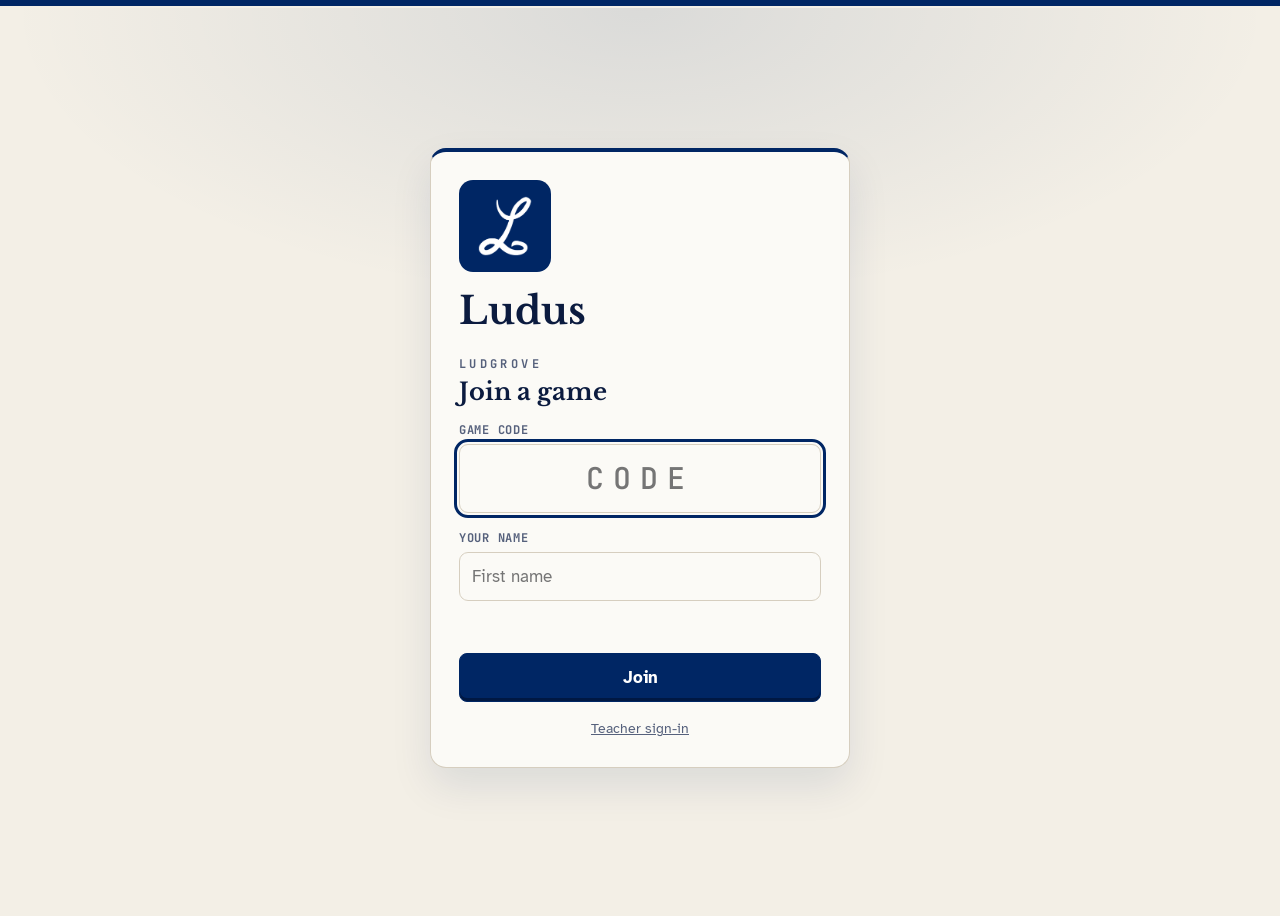
<file: index.html>
<!doctype html>
<html lang="en-GB">
<head>
<meta charset="utf-8">
<meta name="viewport" content="width=device-width, initial-scale=1, viewport-fit=cover">
<title>Ludus</title>
<link rel="stylesheet" href="assets/fonts.css">
<link rel="icon" href="assets/favicon.svg" type="image/svg+xml">
<link rel="icon" href="assets/favicon-32.png" type="image/png" sizes="32x32">
<link rel="apple-touch-icon" href="assets/apple-touch-icon.png">
<link rel="stylesheet" href="assets/style.css">
<script>
window.MathJax = {
  tex: { inlineMath: [['$', '$'], ['\\(', '\\)']], displayMath: [['$$', '$$']] },
  svg: { fontCache: 'global' },
  startup: { typeset: false },
  options: { enableMenu: false }
};
</script>
<script src="assets/vendor/mathjax-tex-svg-3.2.2.js" defer></script>
<script src="assets/vendor/supabase-js-2.117.3.js"></script>
<script src="assets/config.js"></script>
<script src="assets/theme.js"></script>
<script src="assets/runner.js"></script>
<script>if (APP.onDomain && !APP.onPlayHost) location.replace('teacher.html' + location.hash);</script>
<script src="assets/common.js"></script>
<script src="assets/games.js"></script>
</head>
<body>
<div id="app"><div class="loading">Loading…</div></div>
<script src="assets/assign.js"></script>
<script src="assets/play.js"></script>
</body>
</html>
</file>
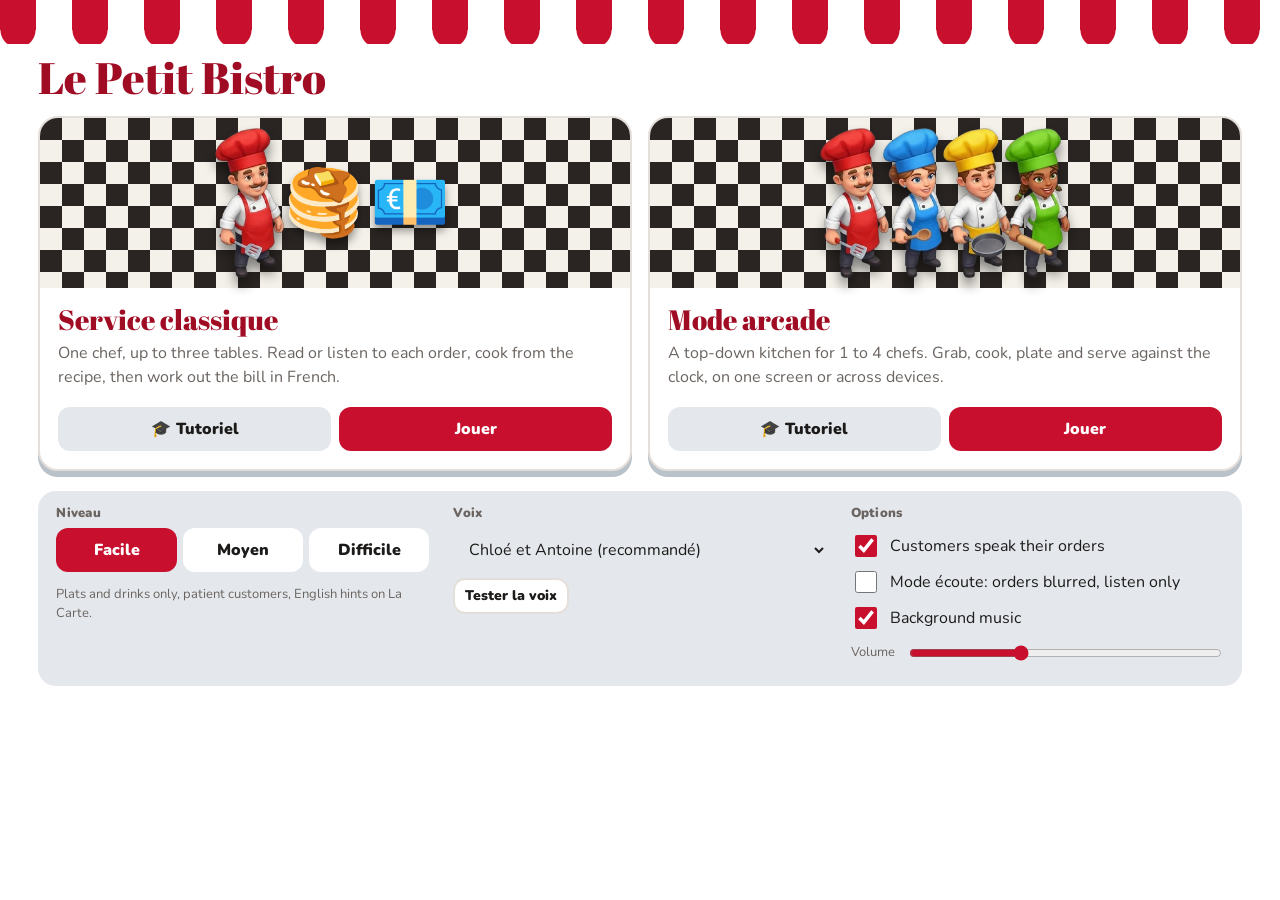
<file: bistro/index.html>
<!DOCTYPE html>
<html lang="fr">
<head>
<meta charset="utf-8">
<meta name="viewport" content="width=device-width, initial-scale=1">
<script>window.BISTRO={target:"ludus",audio:"audio/",music:{menu:"../assets/music/french-lobby.mp3",game:"../assets/music/french.mp3"}}</script>
<script src="../assets/vendor/supabase-js-2.117.3.js"></script>
<script src="../assets/config.js"></script>
<script src="../assets/vendor/qrcode-generator-1.4.4.js"></script>
<script src="../assets/common.js"></script>
<link rel="icon" href="../assets/favicon.svg" type="image/svg+xml">
<title>Le Petit Bistro · Ludus</title>
<link rel="preconnect" href="https://fonts.googleapis.com">
<link rel="preconnect" href="https://fonts.gstatic.com" crossorigin>
<link href="https://fonts.googleapis.com/css2?family=Abril+Fatface&family=Nunito:wght@400;700;900&family=Caveat:wght@600&display=swap" rel="stylesheet">
<style>
/* VOICE: playful, busy, Parisian; Year 5-7 French under kitchen pressure
   IDEA: a corner bistro: striped awning, zinc counter, chalkboard menu, black-and-white tiled floor
   PICTURE: the game itself: the dining room (Classique) and a top-down kitchen (Arcade)
   COLOUR and TYPE: awning red, zinc grey, brass; Abril Fatface sign, Nunito body, Caveat chalk
   LAYOUT: awning band, game area, chalkboard menu beside (stacks on phones) */
:root{color-scheme:light dark;
--bg:light-dark(#ffffff,#141110);--ink:light-dark(#1d1b1a,#f3eee8);--mute:light-dark(#6b6460,#a99f97);
--red:#c8102e;--red2:light-dark(#a00c24,#e0435a);--zinc:light-dark(#e4e8ec,#2b3036);--zinc2:light-dark(#b9c1c9,#3c434b);
--card:light-dark(#ffffff,#1f1b19);--line:light-dark(#e4dfda,#352f2b);--brass:#c9a227;--ok:#2e8b57;--bad:#c8102e;
--board:#22302b;--chalk:#f2f0e6}
:root[data-theme=light]{color-scheme:light}:root[data-theme=dark]{color-scheme:dark}
*{box-sizing:border-box;min-width:0}
[hidden]{display:none!important}
body{margin:0;background:var(--bg);color:var(--ink);font:16px/1.5 Nunito,system-ui,sans-serif;overflow-x:clip}
button,input,select{font:inherit;color:inherit}
button{cursor:pointer;border:0;min-height:44px;border-radius:12px}
button:focus-visible,input:focus-visible,select:focus-visible{outline:3px solid var(--brass);outline-offset:2px}
input[type=text],select{min-height:44px;font-size:16px;border-radius:12px;padding:0 12px;background:var(--zinc);border:0}
.awning{height:30px;background:repeating-linear-gradient(90deg,var(--red) 0 36px,#fff 36px 72px);position:relative}
.awning::after{content:"";position:absolute;left:0;right:0;bottom:-14px;height:14px;background:radial-gradient(circle at 18px 0,var(--red) 17px,transparent 18px) 0 0/72px 14px,radial-gradient(circle at 18px 0,#fff 17px,transparent 18px) 36px 0/72px 14px}
header{display:flex;flex-wrap:wrap;align-items:center;gap:10px 20px;padding:24px max(3vw,14px) 8px}
h1{font:400 clamp(28px,4.4vw,44px)/1.05 "Abril Fatface",serif;margin:0;color:var(--red2);cursor:pointer}
.hud{display:flex;gap:8px;flex-wrap:wrap;margin-left:auto;align-items:center}
.pill{background:var(--zinc);border-radius:999px;padding:6px 14px;font-weight:900;white-space:nowrap}
.pill small{font-weight:700;color:var(--mute);margin-right:6px}
main{display:grid;grid-template-columns:minmax(0,1fr) 290px;gap:18px;padding:8px max(3vw,14px) 40px;max-width:1400px;margin:auto}
main.wide{grid-template-columns:minmax(0,1fr)}
@media(max-width:960px){main{grid-template-columns:minmax(0,1fr)}}
h2{font:900 13px/1 Nunito;letter-spacing:.02em;color:var(--mute);margin:0 0 8px}
.screen{display:none}.screen.on{display:block}
.btn{background:var(--red);color:#fff;font-weight:900;padding:0 18px}
.btn.ghost{background:var(--zinc);color:var(--ink)}
.zone .btn.ghost,.settings .btn.ghost{background:var(--card);border:2px solid var(--line)}
.btn.small{min-height:36px;padding:0 10px;font-size:14px}
.btn:disabled{opacity:.45;cursor:not-allowed}
.row{display:flex;gap:8px;flex-wrap:wrap;align-items:center}
.note{font-size:13px;color:var(--mute)}
/* menu */
.modes{display:grid;grid-template-columns:repeat(2,minmax(0,1fr));gap:16px}
@media(max-width:700px){.modes{grid-template-columns:minmax(0,1fr)}}
.mode{background:var(--card);border:2px solid var(--line);border-radius:20px;padding:0;overflow:hidden;text-align:left;display:flex;flex-direction:column;box-shadow:0 6px 0 var(--zinc2)}
.mode .txt{flex:1}
.mode .pic{height:170px;display:flex;align-items:center;justify-content:center;font-size:64px;gap:6px;background:conic-gradient(#f4f1ea 25%,#2a2522 0 50%,#f4f1ea 0 75%,#2a2522 0) 0 0/44px 44px;position:relative}
.mode .pic span{filter:drop-shadow(0 6px 4px #0006)}
.mode .pic img{height:150px;width:auto;filter:drop-shadow(0 8px 6px #0007);margin:0 -6px}
.mode .txt{padding:16px 18px 18px}
.mode h3{font:400 28px/1.1 "Abril Fatface",serif;margin:0 0 6px;color:var(--red2)}
.mode p{margin:0;color:var(--mute)}
.settings{margin-top:20px;background:var(--zinc);border-radius:18px;padding:16px 18px;display:grid;grid-template-columns:repeat(auto-fit,minmax(240px,1fr));gap:12px 24px}
.seg{display:grid;grid-template-columns:repeat(3,minmax(0,1fr));gap:6px}
.seg button{background:var(--card);font-weight:900}.seg button[aria-pressed=true]{background:var(--red);color:#fff}
label.opt{display:flex;align-items:center;gap:10px;padding:4px 0}
label.opt input{width:22px;height:22px;accent-color:var(--red);flex:none}
.mode-acts{display:flex;gap:8px;flex-wrap:wrap;padding:0 18px 18px}
.mode-acts .btn{flex:1}
.coach{position:fixed;left:50%;transform:translateX(-50%);bottom:16px;z-index:7;width:min(600px,calc(100vw - 24px));background:#fffdf5;color:#1d1b1a;border-radius:16px;padding:12px 16px 14px;box-shadow:0 10px 30px #0006;border-left:8px solid var(--brass)}
.coach.top{top:12px;bottom:auto}
.coach-step{font:900 12px/1.4 Nunito,sans-serif;color:#8a6d10}
.coach-txt{font-size:16px;margin:2px 0 8px}
.coach-warn{font-size:14px;font-weight:700;color:var(--bad);margin:-4px 0 8px}
.coach .btn.ghost{background:#efe9dc;color:#1d1b1a;border:0}
body.tuto main{padding-bottom:210px}
body.tuto .toast{bottom:auto;top:96px}
@media(min-width:1100px){.coach{left:auto;right:16px;transform:none;width:310px}body.tuto main{padding-bottom:40px}}
.pulse{outline:4px solid var(--brass)!important;outline-offset:3px;animation:pulse .8s infinite alternate;position:relative;z-index:2}
@keyframes pulse{to{outline-color:#ffe27a}}
@media(prefers-reduced-motion:reduce){.pulse{animation:none}}
/* classic */
.room{display:grid;grid-template-columns:repeat(var(--n,3),minmax(0,1fr));gap:12px;padding:14px;border-radius:18px;background:conic-gradient(var(--zinc) 25%,var(--card) 0 50%,var(--zinc) 0 75%,var(--card) 0) 0 0/40px 40px}
@media(max-width:600px){.room{grid-template-columns:minmax(0,1fr)}}
.table{background:var(--card);border:2px solid var(--line);border-radius:16px;padding:12px;min-height:196px;display:flex;flex-direction:column;gap:8px;box-shadow:0 6px 0 var(--zinc2)}
.table.empty{align-items:center;justify-content:center;color:var(--mute);font-style:italic}
.who{display:flex;align-items:center;gap:10px}.face{font-size:38px;line-height:1}.who b{display:block}.who span{font-size:13px;color:var(--mute)}
.bubble{background:var(--zinc);border-radius:14px;padding:9px 11px;font-weight:700}
.hidden .txt{filter:blur(6px);user-select:none}
.bar{height:8px;background:var(--zinc);border-radius:9px;overflow:hidden}.bar i{display:block;height:100%;background:var(--ok);transition:width .25s linear}
.kitchen{margin-top:18px;display:grid;grid-template-columns:minmax(0,1.4fr) minmax(0,1fr);gap:14px}
@media(max-width:700px){.kitchen{grid-template-columns:minmax(0,1fr)}}
.zone{background:var(--zinc);border-radius:18px;padding:14px}
.grid{display:grid;grid-template-columns:repeat(auto-fill,minmax(98px,1fr));gap:8px}
.item{background:var(--card);border:2px solid var(--line);display:flex;flex-direction:column;align-items:center;justify-content:center;padding:8px 4px;gap:2px;min-height:84px;text-align:center;line-height:1.15}
.item:hover{border-color:var(--brass)}.item .e{font-size:30px}.item b{font-size:14px}.item small{font-size:12px;color:var(--mute)}
.plate{background:var(--card);border-radius:50%;aspect-ratio:1;max-width:170px;margin:4px auto 10px;display:flex;flex-wrap:wrap;align-content:center;justify-content:center;gap:4px;font-size:30px;border:8px double var(--zinc2)}
.plate.cooking{animation:sizzle .3s infinite alternate}@keyframes sizzle{to{transform:rotate(2deg) scale(1.02)}}
.cookbar{height:8px;border-radius:9px;background:var(--card);overflow:hidden;margin-bottom:10px}.cookbar i{display:block;height:100%;width:0;background:var(--brass)}
.tray{display:grid;grid-template-columns:repeat(3,minmax(0,1fr));gap:8px}
.slot{background:var(--card);border:2px dashed var(--zinc2);border-radius:12px;min-height:84px;display:flex;flex-direction:column;align-items:center;justify-content:center;text-align:center;font-size:12px;color:var(--mute);padding:4px}
.slot.full{border-style:solid;border-color:var(--brass);color:var(--ink)}.slot .e{font-size:28px}
/* board */
.board{background:var(--board);color:var(--chalk);border-radius:16px;padding:16px;border:10px solid #6b4a2b;align-self:start;position:sticky;top:12px}
@media(max-width:960px){.board{position:static}}
.board h3{font:600 32px/1 Caveat,cursive;margin:0 0 6px;text-align:center}
.board h4{font:600 21px/1 Caveat,cursive;margin:10px 0 4px;color:var(--brass)}
.dish{display:grid;grid-template-columns:minmax(0,1fr) auto;gap:0 8px;font:600 19px/1.2 Caveat,cursive;padding:3px 0;border-bottom:1px dashed #ffffff22}
.dish .r{grid-column:1/-1;font:13px Nunito;opacity:.85}.dish .p{white-space:nowrap}
/* arcade */
.tickets{display:flex;gap:8px;overflow-x:auto;padding-bottom:6px;min-height:118px}
.ticket{flex:0 0 210px;background:#fffdf5;color:#1d1b1a;border-radius:6px 6px 14px 14px;padding:8px 10px 10px;box-shadow:0 3px 0 #0002;position:relative;border-top:6px solid var(--red)}
.ticket .t{font-weight:700;font-size:14px;line-height:1.3}
.ticket .slots{display:flex;gap:6px;margin-top:6px;font-size:20px}
.ticket .slots span{background:#efe9dc;border-radius:8px;padding:0 6px;min-width:34px;text-align:center}
.ticket .slots span.got{background:#cdebd8}
.ticket .tb{height:6px;background:#efe9dc;border-radius:6px;overflow:hidden;margin-top:6px}.ticket .tb i{display:block;height:100%}
.ticket button{position:absolute;top:4px;right:4px;min-height:30px;padding:0 6px;background:#efe9dc;font-size:14px}
.ticket.empty{background:transparent;border:2px dashed var(--zinc2);color:var(--mute);display:flex;align-items:center;justify-content:center;box-shadow:none}
.stage{position:relative;background:#2a2522;border-radius:18px;padding:8px;touch-action:none}
#cv{display:block;width:100%;border-radius:12px}
.touch{display:flex;justify-content:space-between;align-items:center;padding:12px 14px 6px;user-select:none;-webkit-user-select:none}
.joy{position:relative;width:132px;height:132px;border-radius:50%;background:#ffffff22;border:2px solid #ffffff55;touch-action:none;flex:none}
.joy i{position:absolute;left:50%;top:50%;width:56px;height:56px;margin:-28px 0 0 -28px;border-radius:50%;background:#fffc}
.act{width:112px;height:112px;border-radius:50%;background:var(--red);color:#fff;font-weight:900;font-size:15px;box-shadow:0 6px 0 #7a0a1c;flex:none;touch-action:none}
.act:active{transform:translateY(3px);box-shadow:0 3px 0 #7a0a1c}
.touch.off{display:none}
.lobby{display:grid;grid-template-columns:repeat(auto-fit,minmax(260px,1fr));gap:14px}
.card{background:var(--card);border:2px solid var(--line);border-radius:18px;padding:16px}
.card h3{font:400 22px/1.1 "Abril Fatface",serif;margin:0 0 8px;color:var(--red2)}
.code{font:400 48px/1 "Abril Fatface",serif;letter-spacing:.08em;color:var(--red2)}
.plist{display:flex;flex-wrap:wrap;gap:6px;margin:8px 0}
.plist span{background:var(--zinc);border-radius:999px;padding:4px 12px;font-weight:700}
.plist i{display:inline-block;width:12px;height:12px;border-radius:50%;margin-right:6px;vertical-align:-1px}
.keys{font-size:13px;color:var(--mute);margin-top:8px}
kbd{background:var(--zinc);border-radius:5px;padding:1px 6px;font:700 12px Nunito}
/* class games (Ludus) */
.board-join{display:flex;flex-wrap:wrap;gap:24px;align-items:center;justify-content:space-between;background:var(--board);color:var(--chalk);border-radius:18px;padding:22px 26px;margin-bottom:14px}
.board-join .addr{font:900 clamp(22px,3vw,34px)/1.1 Nunito,sans-serif}
.board-join .note{color:#d8d4c4}
.code.big{font-size:clamp(56px,9vw,104px);color:#ffd23f;letter-spacing:.06em}
.board-join .qr{width:170px;background:#fff;border-radius:12px;padding:10px}.board-join .qr svg{display:block;width:100%;height:auto}
.board-join .qr:empty{display:none}
.board-top{display:flex;align-items:center;gap:16px;margin-bottom:12px}.board-top .code{font-size:30px}.board-top .clock{font:900 clamp(40px,6vw,64px)/1 Nunito,sans-serif;margin-left:auto}
.teams{display:grid;gap:10px;margin-bottom:14px}
.team{background:var(--card);border:2px solid var(--line);border-radius:14px;padding:10px 14px}
.team .tn{display:flex;gap:10px;align-items:baseline;flex-wrap:wrap}.team .rank{font:900 22px Nunito;color:var(--mute);min-width:1.4em}.team .tc{color:var(--mute);font-size:14px;flex:1}.team .ts{font-size:22px;white-space:nowrap}
.tbar{height:14px;background:var(--zinc);border-radius:9px;overflow:hidden;margin-top:6px}.tbar i{display:block;height:100%;transition:width .6s}
.chefs{margin:6px 0 14px;padding-left:1.4em}.chefs li{display:flex;justify-content:space-between;gap:10px;padding:4px 0;border-bottom:1px dashed var(--line)}.chefs li b{white-space:nowrap}.chefs .tc{color:var(--mute);font-size:13px}
.win{font:400 clamp(28px,4vw,40px)/1.1 "Abril Fatface",serif;color:var(--red2);margin:0 0 12px}
fieldset.opts{border:0;padding:0;margin:0 0 12px}fieldset.opts legend{font:900 13px Nunito;color:var(--mute);margin-bottom:4px}
label.opt select{min-height:40px;margin-left:6px}
.plist .x{min-height:24px;padding:0 6px;margin-left:4px;background:transparent;font-weight:900;color:var(--mute);border-radius:6px}
.team-badge{display:inline-block;border-left:6px solid var(--team);background:var(--zinc);border-radius:8px;padding:6px 12px;margin-top:10px}
.card.pupil{max-width:560px;margin:30px auto;text-align:center}.card.pupil h2{font:400 30px/1.1 "Abril Fatface",serif;color:var(--red2);margin:0 0 10px}
#classBar{font-weight:900;margin-bottom:8px;color:var(--red2)}
.kgrid{display:grid;grid-template-columns:repeat(auto-fit,minmax(min(100%,420px),1fr));gap:12px}
.kcard{background:var(--card);border:2px solid var(--line);border-top:8px solid var(--team);border-radius:14px;padding:8px 10px 10px}
.kh{display:flex;gap:8px;align-items:baseline;flex-wrap:wrap;margin-bottom:6px}.kh .tc{flex:1;color:var(--mute);font-size:13px}
.kc canvas{display:block;border-radius:8px;max-width:100%}
/* overlays */
.toast{position:fixed;left:50%;bottom:22px;transform:translateX(-50%);background:var(--ink);color:var(--bg);padding:10px 18px;border-radius:12px;font-weight:700;opacity:0;transition:opacity .2s;pointer-events:none;max-width:90vw;text-align:center;z-index:9}
.toast.on{opacity:1}
.modal{position:fixed;inset:0;background:#000a;display:none;align-items:center;justify-content:center;padding:16px;z-index:8}
.modal.on{display:flex}
.sheet{background:var(--card);border-radius:20px;padding:24px;max-width:540px;width:100%;max-height:92vh;overflow:auto;border-top:14px solid var(--red)}
.sheet h2{font:400 30px/1.1 "Abril Fatface",serif;color:var(--red2);margin:0 0 12px}
.bill{font:600 22px/1.3 Caveat,cursive;background:var(--zinc);border-radius:12px;padding:12px 16px;margin:10px 0}
.bill div{display:flex;justify-content:space-between;gap:10px}.bill .tot{border-top:2px solid var(--ink);margin-top:6px;padding-top:4px;font-size:26px}
.choices{display:grid;gap:8px;margin-top:10px}
.choices button{background:var(--zinc);font-weight:900;font-size:18px}
.choices button.right{background:var(--ok);color:#fff}.choices button.wrong{background:var(--bad);color:#fff}
.stats{display:grid;grid-template-columns:repeat(2,minmax(0,1fr));gap:8px;margin:10px 0}
.stats div{background:var(--zinc);border-radius:12px;padding:10px}.stats b{display:block;font-size:26px}
.stars{font-size:38px;text-align:center;letter-spacing:6px}
.vocab{font-size:14px;columns:2;column-gap:16px}@media(max-width:480px){.vocab{columns:1}}
@media(prefers-reduced-motion:reduce){.plate.cooking{animation:none}.bar i{transition:none}}
</style>
</head>
<body>
<div class="awning"></div>
<header>
  <h1 id="home" title="Menu">Le Petit Bistro</h1>
  <div class="hud" id="hud" hidden>
    <span class="pill"><small>Temps</small><span id="time">3:00</span></span>
    <span class="pill"><small>Caisse</small><span id="cash">0 €</span></span>
    <span class="pill"><small>Servis</small><span id="served">0</span></span>
    <button class="btn ghost small" id="soundBtn" aria-pressed="true">🔊 Son</button>
    <button class="btn ghost small" id="musicBtn" aria-pressed="true">♪ Musique</button>
    <button class="btn ghost small" id="pauseBtn">Pause</button>
    <button class="btn ghost small" id="quitBtn">Menu</button>
  </div>
</header>

<main id="main">
<section>
  <!-- MENU -->
  <div class="screen on" id="scrMenu">
    <div class="modes">
      <div class="mode">
        <div class="pic" id="picClassic"><span>🧑‍🍳</span><span>🥞</span><span>💶</span></div>
        <div class="txt"><h3>Service classique</h3><p>One chef, up to three tables. Read or listen to each order, cook from the recipe, then work out the bill in French.</p></div>
        <div class="mode-acts"><button class="btn ghost" id="tutoClassic">🎓 Tutoriel</button><button class="btn" id="goClassic">Jouer</button></div>
      </div>
      <div class="mode">
        <div class="pic" id="picArcade"><span>🏃</span><span>🍳</span><span>🏃‍♀️</span></div>
        <div class="txt"><h3>Mode arcade</h3><p>A top-down kitchen for 1 to 4 chefs. Grab, cook, plate and serve against the clock, on one screen or across devices.</p></div>
        <div class="mode-acts"><button class="btn ghost" id="tutoArcade">🎓 Tutoriel</button><button class="btn" id="goArcade">Jouer</button></div>
      </div>
    </div>
    <div class="settings">
      <div>
        <h2>Niveau</h2>
        <div class="seg" id="levels">
          <button data-l="facile" aria-pressed="true">Facile</button>
          <button data-l="moyen" aria-pressed="false">Moyen</button>
          <button data-l="difficile" aria-pressed="false">Difficile</button>
        </div>
        <p class="note" id="levelNote"></p>
      </div>
      <div>
        <h2>Voix</h2>
        <select id="voiceSel" aria-label="Voix" style="width:100%"></select>
        <div class="row" style="margin-top:6px"><button class="btn ghost small" id="testVoice">Tester la voix</button><span class="note" id="voiceNote"></span></div>
      </div>
      <div>
        <h2>Options</h2>
        <label class="opt"><input type="checkbox" id="optSound" checked> Customers speak their orders</label>
        <label class="opt"><input type="checkbox" id="optListen"> Mode écoute: orders blurred, listen only</label>
        <label class="opt"><input type="checkbox" id="optMusic" checked> Background music</label>
        <label class="opt" style="gap:12px"><span class="note" style="flex:none">Volume</span><input type="range" id="musicVol" min="0" max="100" value="35" aria-label="Volume de la musique" style="flex:1;accent-color:var(--red)"></label>
      </div>
    </div>
  </div>

  <!-- CLASSIC -->
  <div class="screen" id="scrClassic">
    <h2>La salle</h2>
    <div class="room" id="room"></div>
    <div class="kitchen">
      <div class="zone">
        <h2>Les ingrédients: cliquez pour les mettre dans l'assiette</h2>
        <div class="grid" id="ings"></div>
        <h2 style="margin-top:14px">Le bar et le frigo</h2>
        <div class="grid" id="extras"></div>
      </div>
      <div class="zone">
        <h2>L'assiette</h2>
        <div class="plate" id="plate"></div>
        <div class="cookbar"><i id="cookfill"></i></div>
        <div class="row" style="justify-content:center">
          <button class="btn" id="prepBtn">Préparer</button>
          <button class="btn ghost" id="binBtn">Poubelle</button>
        </div>
        <h2 style="margin-top:16px">Le plateau: cliquez pour enlever</h2>
        <div class="tray" id="tray"></div>
      </div>
    </div>
  </div>

  <!-- ARCADE LOBBY -->
  <div class="screen" id="scrLobby">
    <div class="lobby">
      <div class="card">
        <h3>Sur cet appareil</h3>
        <p class="note">One or two chefs sharing this screen and keyboard.</p>
        <label class="opt"><input type="text" id="nameIn" value="Chef" maxlength="12" aria-label="Ton nom" style="flex:1"></label>
        <label class="opt"><input type="checkbox" id="opt2p"> Two players on this keyboard</label>
        <button class="btn" id="playLocal">Ouvrir la cuisine</button>
        <p class="keys">Chef 1: <kbd>W</kbd><kbd>A</kbd><kbd>S</kbd><kbd>D</kbd> to move, <kbd>Space</kbd> or <kbd>E</kbd> to grab and drop.<br>Chef 2: arrow keys, <kbd>Enter</kbd>. Touch screens get a joystick.</p>
      </div>
      <div class="card" id="classCard" hidden>
        <h3>Partie de classe</h3>
        <p class="note">The whole class plays at once. Pupils join at the Ludus join page with a code, as for a quiz.</p>
        <button class="btn" id="classBtn">Ouvrir une partie de classe</button>
      </div>
      <div class="card" id="roomCard">
        <h3>En ligne</h3>
        <p class="note" id="onlineNote">Connecting…</p>
        <div class="row"><button class="btn" id="hostBtn" disabled>Créer une partie</button></div>
        <div class="row" style="margin-top:10px">
          <input type="text" id="codeIn" placeholder="Code" maxlength="4" aria-label="Code de la partie" style="width:110px;text-transform:uppercase">
          <button class="btn ghost" id="joinBtn" disabled>Rejoindre</button>
        </div>
        <div id="netBox" hidden style="margin-top:12px">
          <div class="note" id="netRole"></div>
          <div class="code" id="netCode"></div>
          <div class="plist" id="netPlayers"></div>
          <div class="row"><button class="btn" id="netStart" hidden>Lancer le service</button><button class="btn ghost small" id="netLeave">Quitter</button></div>
        </div>
      </div>
    </div>
  </div>

  <!-- CLASS GAME (board) and PUPIL DEVICE -->
  <div class="screen" id="scrClass"></div>
  <div class="screen" id="scrPupil"></div>

  <!-- ARCADE GAME -->
  <div class="screen" id="scrArcade">
    <div id="classBar" hidden></div>
    <div class="tickets" id="tickets"></div>
    <div class="stage" id="stage">
      <canvas id="cv" width="960" height="576" aria-label="La cuisine"></canvas>
      <div class="touch off" id="touch">
        <div class="joy" id="joy"><i id="knob"></i></div>
        <button class="act" id="actBtn">Prendre /<br>Poser</button>
      </div>
    </div>
    <p class="note" style="margin-top:8px">Grab a plate (🍽️), add ingredients from the crates, cook on the stove (🔥) if the recipe says so, then take dishes, drinks and desserts to the hatch (PASSE). The bin (🗑️) clears your hands.</p>
  </div>
</section>

<aside class="board" id="board" aria-label="Le menu">
  <h3>La Carte</h3>
  <div id="carte"></div>
</aside>
</main>

<div class="coach" id="coach" hidden role="status" aria-live="polite"><div class="coach-step" id="coachStep"></div><div class="coach-txt" id="coachTxt"></div><div class="coach-warn" id="coachWarn" hidden></div><div class="row" id="coachActs"></div></div>
<div class="toast" id="toast"></div>

<div class="modal" id="billModal">
  <div class="sheet">
    <h2 id="billTitle">L'addition !</h2>
    <p id="billSay"></p>
    <div class="bill" id="billLines"></div>
    <p><b>Ça fait combien ?</b> Choose the total in French.</p>
    <div class="choices" id="billChoices"></div>
    <p id="billFeedback" style="font-weight:900;min-height:24px"></p>
    <div class="row"><button class="btn" id="billNext" hidden>Continuer</button></div>
  </div>
</div>

<div class="modal" id="endModal">
  <div class="sheet">
    <h2 id="endTitle">Le bistro est fermé !</h2>
    <div class="stars" id="endStars"></div>
    <p id="endExtra" hidden style="font-size:18px"></p>
    <div class="stats" id="endStats"></div>
    <h2 style="font-size:20px">Vocabulaire du jour</h2>
    <div class="vocab" id="endVocab"></div>
    <div class="row" style="margin-top:14px"><button class="btn" id="againBtn">Rejouer</button><button class="btn ghost" id="endMenu">Menu</button></div>
  </div>
</div>

<script>
{
/* ---------------- data ---------------- */
const $=id=>document.getElementById(id);
const CFG=Object.assign({target:"claude",audio:"audio/",music:{menu:"music/menu.mp3",game:"music/game.mp3"}},window.BISTRO||{});
const pick=a=>a[Math.floor(Math.random()*a.length)];
const esc=s=>String(s).replace(/[&<>"']/g,c=>({"&":"&amp;","<":"&lt;",">":"&gt;",'"':"&quot;","'":"&#39;"}[c]));
const ING={pain:["le pain","bread","🥖"],jambon:["le jambon","ham","🍖"],fromage:["le fromage","cheese","🧀"],oeufs:["les œufs","eggs","🥚"],
tomate:["la tomate","tomato","🍅"],salade:["la salade","lettuce","🥬"],pate:["la pâte à crêpe","pancake batter","🥣"],chocolat:["le chocolat","chocolate","🍫"],sucre:["le sucre","sugar","🍬"]};
const PLATS=[
 {id:"croque",fr:"un croque-monsieur",en:"toasted ham and cheese sandwich",e:"🥪",ing:["pain","jambon","fromage"],cook:true,p:7},
 {id:"sandwich",fr:"un sandwich au jambon",en:"ham sandwich",e:"🌯",ing:["pain","jambon"],cook:false,p:5},
 {id:"omelette",fr:"une omelette au fromage",en:"cheese omelette",e:"🍳",ing:["oeufs","fromage"],cook:true,p:8},
 {id:"crepechoc",fr:"une crêpe au chocolat",en:"chocolate pancake",e:"🥞",ing:["pate","chocolat"],cook:true,p:6},
 {id:"crepesucre",fr:"une crêpe au sucre",en:"sugar pancake",e:"🫓",ing:["pate","sucre"],cook:true,p:4},
 {id:"salade",fr:"une salade de tomates",en:"tomato salad",e:"🥗",ing:["salade","tomate"],cook:false,p:6}];
const BOISSONS=[{id:"limonade",fr:"une limonade",en:"lemonade",e:"🍋",p:3},{id:"jus",fr:"un jus d'orange",en:"orange juice",e:"🧃",p:3},
 {id:"chocolat",fr:"un chocolat chaud",en:"hot chocolate",e:"☕",p:4},{id:"eau",fr:"une eau minérale",en:"mineral water",e:"💧",p:2}];
const DESSERTS=[{id:"glace",fr:"une glace à la vanille",en:"vanilla ice cream",e:"🍨",p:4},{id:"tarte",fr:"une tarte aux pommes",en:"apple tart",e:"🥧",p:5}];
const byId=(l,id)=>l.find(x=>x.id===id);
const NUM=["zéro","un","deux","trois","quatre","cinq","six","sept","huit","neuf","dix","onze","douze","treize","quatorze","quinze","seize","dix-sept","dix-huit","dix-neuf","vingt","vingt et un","vingt-deux","vingt-trois","vingt-quatre","vingt-cinq"];
const CONF={1:11,11:1,2:12,12:2,3:13,13:3,4:14,14:4,5:15,15:5,6:16,16:6,7:17,17:7,8:18,18:8,9:19,19:9,10:20,20:10};
const ORDERS=[{"id": "o_omelette_chocolat_x", "v": "f", "plat": "omelette", "boisson": "chocolat", "dessert": null, "text": "Bonjour, madame ! J'aimerais une omelette au fromage et un chocolat chaud s'il vous plaît !"}, {"id": "o_sandwich_x_tarte", "v": "m", "plat": "sandwich", "boisson": null, "dessert": "tarte", "text": "Salut ! Pour moi, un sandwich au jambon et une tarte aux pommes, merci !"}, {"id": "o_omelette_x_tarte", "v": "f", "plat": "omelette", "boisson": null, "dessert": "tarte", "text": "Bonjour, monsieur ! Je voudrais une omelette au fromage et une tarte aux pommes, s'il vous plaît."}, {"id": "o_croque_x_x", "v": "m", "plat": "croque", "boisson": null, "dessert": null, "text": "Salut ! Pour moi, un croque-monsieur, merci !"}, {"id": "o_salade_eau_tarte", "v": "f", "plat": "salade", "boisson": "eau", "dessert": "tarte", "text": "Bonjour ! Je voudrais une salade de tomates, une eau minérale et une tarte aux pommes, merci !"}, {"id": "o_crepechoc_x_x", "v": "m", "plat": "crepechoc", "boisson": null, "dessert": null, "text": "Salut ! Pour moi, une crêpe au chocolat s'il vous plaît !"}, {"id": "o_omelette_limonade_x", "v": "f", "plat": "omelette", "boisson": "limonade", "dessert": null, "text": "Bonjour, monsieur ! J'aimerais une omelette au fromage et une limonade, s'il vous plaît."}, {"id": "o_sandwich_chocolat_x", "v": "m", "plat": "sandwich", "boisson": "chocolat", "dessert": null, "text": "Bonjour, monsieur ! J'aimerais un sandwich au jambon et un chocolat chaud, s'il vous plaît."}, {"id": "o_sandwich_jus_x", "v": "f", "plat": "sandwich", "boisson": "jus", "dessert": null, "text": "Bonjour, madame ! Je voudrais un sandwich au jambon et un jus d'orange s'il vous plaît !"}, {"id": "o_crepechoc_limonade_x", "v": "m", "plat": "crepechoc", "boisson": "limonade", "dessert": null, "text": "Bonjour ! Je vais prendre une crêpe au chocolat et une limonade s'il vous plaît !"}, {"id": "o_crepechoc_eau_x", "v": "f", "plat": "crepechoc", "boisson": "eau", "dessert": null, "text": "Bonsoir ! Je vais prendre une crêpe au chocolat et une eau minérale s'il vous plaît !"}, {"id": "o_omelette_eau_x", "v": "m", "plat": "omelette", "boisson": "eau", "dessert": null, "text": "Bonjour, monsieur ! Pour moi, une omelette au fromage et une eau minérale, s'il vous plaît."}, {"id": "o_croque_x_glace", "v": "f", "plat": "croque", "boisson": null, "dessert": "glace", "text": "Bonsoir ! Pour moi, un croque-monsieur et une glace à la vanille s'il vous plaît !"}, {"id": "o_salade_limonade_x", "v": "m", "plat": "salade", "boisson": "limonade", "dessert": null, "text": "Bonjour, madame ! J'aimerais une salade de tomates et une limonade, s'il vous plaît."}, {"id": "o_omelette_jus_tarte", "v": "f", "plat": "omelette", "boisson": "jus", "dessert": "tarte", "text": "Bonjour, monsieur ! J'aimerais une omelette au fromage, un jus d'orange et une tarte aux pommes, merci !"}, {"id": "o_crepesucre_jus_x", "v": "m", "plat": "crepesucre", "boisson": "jus", "dessert": null, "text": "Bonjour, monsieur ! J'aimerais une crêpe au sucre et un jus d'orange, merci !"}, {"id": "o_croque_chocolat_glace", "v": "f", "plat": "croque", "boisson": "chocolat", "dessert": "glace", "text": "Bonjour, monsieur ! Je vais prendre un croque-monsieur, un chocolat chaud et une glace à la vanille, s'il vous plaît."}, {"id": "o_crepesucre_jus_glace", "v": "m", "plat": "crepesucre", "boisson": "jus", "dessert": "glace", "text": "Bonjour ! Je vais prendre une crêpe au sucre, un jus d'orange et une glace à la vanille, s'il vous plaît."}, {"id": "o_sandwich_x_glace", "v": "f", "plat": "sandwich", "boisson": null, "dessert": "glace", "text": "Bonsoir ! Je vais prendre un sandwich au jambon et une glace à la vanille, s'il vous plaît."}, {"id": "o_salade_limonade_tarte", "v": "m", "plat": "salade", "boisson": "limonade", "dessert": "tarte", "text": "Bonjour, monsieur ! Je vais prendre une salade de tomates, une limonade et une tarte aux pommes s'il vous plaît !"}, {"id": "o_crepesucre_chocolat_tarte", "v": "f", "plat": "crepesucre", "boisson": "chocolat", "dessert": "tarte", "text": "Salut ! Je voudrais une crêpe au sucre, un chocolat chaud et une tarte aux pommes, s'il vous plaît."}, {"id": "o_crepesucre_x_x", "v": "m", "plat": "crepesucre", "boisson": null, "dessert": null, "text": "Bonjour, monsieur ! J'aimerais une crêpe au sucre, merci !"}, {"id": "o_sandwich_chocolat_glace", "v": "f", "plat": "sandwich", "boisson": "chocolat", "dessert": "glace", "text": "Bonjour, madame ! J'aimerais un sandwich au jambon, un chocolat chaud et une glace à la vanille, s'il vous plaît."}, {"id": "o_sandwich_jus_glace", "v": "m", "plat": "sandwich", "boisson": "jus", "dessert": "glace", "text": "Bonjour, madame ! Je voudrais un sandwich au jambon, un jus d'orange et une glace à la vanille s'il vous plaît !"}, {"id": "o_croque_limonade_tarte", "v": "f", "plat": "croque", "boisson": "limonade", "dessert": "tarte", "text": "Bonjour, madame ! Pour moi, un croque-monsieur, une limonade et une tarte aux pommes s'il vous plaît !"}, {"id": "o_crepechoc_jus_glace", "v": "m", "plat": "crepechoc", "boisson": "jus", "dessert": "glace", "text": "Bonjour, monsieur ! Pour moi, une crêpe au chocolat, un jus d'orange et une glace à la vanille, s'il vous plaît."}, {"id": "o_crepechoc_eau_glace", "v": "f", "plat": "crepechoc", "boisson": "eau", "dessert": "glace", "text": "Bonjour, monsieur ! Pour moi, une crêpe au chocolat, une eau minérale et une glace à la vanille, s'il vous plaît."}, {"id": "o_crepechoc_x_tarte", "v": "m", "plat": "crepechoc", "boisson": null, "dessert": "tarte", "text": "Bonsoir ! Je voudrais une crêpe au chocolat et une tarte aux pommes, s'il vous plaît."}, {"id": "o_crepesucre_x_glace", "v": "f", "plat": "crepesucre", "boisson": null, "dessert": "glace", "text": "Bonjour, monsieur ! Je vais prendre une crêpe au sucre et une glace à la vanille, s'il vous plaît."}, {"id": "o_crepesucre_eau_glace", "v": "m", "plat": "crepesucre", "boisson": "eau", "dessert": "glace", "text": "Salut ! Je voudrais une crêpe au sucre, une eau minérale et une glace à la vanille, s'il vous plaît."}, {"id": "o_crepechoc_chocolat_tarte", "v": "f", "plat": "crepechoc", "boisson": "chocolat", "dessert": "tarte", "text": "Bonjour ! Je vais prendre une crêpe au chocolat, un chocolat chaud et une tarte aux pommes, merci !"}, {"id": "o_sandwich_eau_tarte", "v": "m", "plat": "sandwich", "boisson": "eau", "dessert": "tarte", "text": "Bonjour ! J'aimerais un sandwich au jambon, une eau minérale et une tarte aux pommes, merci !"}, {"id": "o_sandwich_limonade_tarte", "v": "f", "plat": "sandwich", "boisson": "limonade", "dessert": "tarte", "text": "Bonjour ! Je voudrais un sandwich au jambon, une limonade et une tarte aux pommes, s'il vous plaît."}, {"id": "o_salade_x_tarte", "v": "m", "plat": "salade", "boisson": null, "dessert": "tarte", "text": "Bonjour, madame ! Pour moi, une salade de tomates et une tarte aux pommes, s'il vous plaît."}, {"id": "o_omelette_x_glace", "v": "f", "plat": "omelette", "boisson": null, "dessert": "glace", "text": "Salut ! J'aimerais une omelette au fromage et une glace à la vanille, merci !"}, {"id": "o_croque_eau_glace", "v": "m", "plat": "croque", "boisson": "eau", "dessert": "glace", "text": "Salut ! Pour moi, un croque-monsieur, une eau minérale et une glace à la vanille, s'il vous plaît."}, {"id": "o_croque_limonade_x", "v": "f", "plat": "croque", "boisson": "limonade", "dessert": null, "text": "Bonjour ! Pour moi, un croque-monsieur et une limonade s'il vous plaît !"}, {"id": "o_omelette_eau_tarte", "v": "m", "plat": "omelette", "boisson": "eau", "dessert": "tarte", "text": "Bonjour, monsieur ! Pour moi, une omelette au fromage, une eau minérale et une tarte aux pommes s'il vous plaît !"}, {"id": "o_salade_x_glace", "v": "f", "plat": "salade", "boisson": null, "dessert": "glace", "text": "Bonjour ! Je vais prendre une salade de tomates et une glace à la vanille, s'il vous plaît."}, {"id": "o_crepechoc_limonade_glace", "v": "m", "plat": "crepechoc", "boisson": "limonade", "dessert": "glace", "text": "Salut ! J'aimerais une crêpe au chocolat, une limonade et une glace à la vanille s'il vous plaît !"}, {"id": "o_salade_jus_x", "v": "f", "plat": "salade", "boisson": "jus", "dessert": null, "text": "Bonsoir ! Je voudrais une salade de tomates et un jus d'orange, s'il vous plaît."}, {"id": "o_sandwich_jus_tarte", "v": "m", "plat": "sandwich", "boisson": "jus", "dessert": "tarte", "text": "Bonjour, madame ! J'aimerais un sandwich au jambon, un jus d'orange et une tarte aux pommes, s'il vous plaît."}, {"id": "o_salade_jus_glace", "v": "f", "plat": "salade", "boisson": "jus", "dessert": "glace", "text": "Bonjour, madame ! Je voudrais une salade de tomates, un jus d'orange et une glace à la vanille, merci !"}, {"id": "o_omelette_chocolat_glace", "v": "m", "plat": "omelette", "boisson": "chocolat", "dessert": "glace", "text": "Salut ! Je voudrais une omelette au fromage, un chocolat chaud et une glace à la vanille, merci !"}, {"id": "o_crepechoc_jus_x", "v": "f", "plat": "crepechoc", "boisson": "jus", "dessert": null, "text": "Salut ! J'aimerais une crêpe au chocolat et un jus d'orange, s'il vous plaît."}, {"id": "o_omelette_jus_glace", "v": "m", "plat": "omelette", "boisson": "jus", "dessert": "glace", "text": "Salut ! Je vais prendre une omelette au fromage, un jus d'orange et une glace à la vanille, merci !"}, {"id": "o_crepesucre_limonade_x", "v": "f", "plat": "crepesucre", "boisson": "limonade", "dessert": null, "text": "Bonjour, madame ! J'aimerais une crêpe au sucre et une limonade, merci !"}, {"id": "o_crepesucre_chocolat_glace", "v": "m", "plat": "crepesucre", "boisson": "chocolat", "dessert": "glace", "text": "Bonsoir ! Je vais prendre une crêpe au sucre, un chocolat chaud et une glace à la vanille, s'il vous plaît."}, {"id": "o_omelette_eau_glace", "v": "f", "plat": "omelette", "boisson": "eau", "dessert": "glace", "text": "Bonjour, monsieur ! Je vais prendre une omelette au fromage, une eau minérale et une glace à la vanille, s'il vous plaît."}, {"id": "o_crepechoc_eau_tarte", "v": "m", "plat": "crepechoc", "boisson": "eau", "dessert": "tarte", "text": "Bonjour, madame ! Pour moi, une crêpe au chocolat, une eau minérale et une tarte aux pommes s'il vous plaît !"}, {"id": "o_salade_eau_glace", "v": "f", "plat": "salade", "boisson": "eau", "dessert": "glace", "text": "Bonjour ! Je voudrais une salade de tomates, une eau minérale et une glace à la vanille s'il vous plaît !"}, {"id": "o_omelette_jus_x", "v": "m", "plat": "omelette", "boisson": "jus", "dessert": null, "text": "Bonjour, monsieur ! J'aimerais une omelette au fromage et un jus d'orange, s'il vous plaît."}, {"id": "o_crepesucre_limonade_tarte", "v": "f", "plat": "crepesucre", "boisson": "limonade", "dessert": "tarte", "text": "Bonjour, madame ! J'aimerais une crêpe au sucre, une limonade et une tarte aux pommes s'il vous plaît !"}, {"id": "o_omelette_limonade_glace", "v": "m", "plat": "omelette", "boisson": "limonade", "dessert": "glace", "text": "Salut ! J'aimerais une omelette au fromage, une limonade et une glace à la vanille, s'il vous plaît."}, {"id": "o_salade_chocolat_x", "v": "f", "plat": "salade", "boisson": "chocolat", "dessert": null, "text": "Bonsoir ! Je voudrais une salade de tomates et un chocolat chaud, s'il vous plaît."}, {"id": "o_sandwich_chocolat_tarte", "v": "m", "plat": "sandwich", "boisson": "chocolat", "dessert": "tarte", "text": "Bonjour, monsieur ! Je vais prendre un sandwich au jambon, un chocolat chaud et une tarte aux pommes s'il vous plaît !"}, {"id": "o_sandwich_limonade_x", "v": "f", "plat": "sandwich", "boisson": "limonade", "dessert": null, "text": "Bonsoir ! Pour moi, un sandwich au jambon et une limonade, merci !"}, {"id": "o_crepesucre_eau_x", "v": "m", "plat": "crepesucre", "boisson": "eau", "dessert": null, "text": "Bonjour, madame ! Je voudrais une crêpe au sucre et une eau minérale s'il vous plaît !"}, {"id": "o_crepesucre_chocolat_x", "v": "f", "plat": "crepesucre", "boisson": "chocolat", "dessert": null, "text": "Salut ! Je voudrais une crêpe au sucre et un chocolat chaud, merci !"}, {"id": "o_omelette_limonade_tarte", "v": "m", "plat": "omelette", "boisson": "limonade", "dessert": "tarte", "text": "Bonjour ! Pour moi, une omelette au fromage, une limonade et une tarte aux pommes, merci !"}, {"id": "o_croque_x_tarte", "v": "f", "plat": "croque", "boisson": null, "dessert": "tarte", "text": "Bonsoir ! Pour moi, un croque-monsieur et une tarte aux pommes, s'il vous plaît."}, {"id": "o_croque_eau_tarte", "v": "m", "plat": "croque", "boisson": "eau", "dessert": "tarte", "text": "Bonjour, monsieur ! J'aimerais un croque-monsieur, une eau minérale et une tarte aux pommes, s'il vous plaît."}, {"id": "o_crepesucre_x_tarte", "v": "f", "plat": "crepesucre", "boisson": null, "dessert": "tarte", "text": "Bonjour, monsieur ! Pour moi, une crêpe au sucre et une tarte aux pommes s'il vous plaît !"}, {"id": "o_salade_chocolat_glace", "v": "m", "plat": "salade", "boisson": "chocolat", "dessert": "glace", "text": "Bonjour ! Je vais prendre une salade de tomates, un chocolat chaud et une glace à la vanille, s'il vous plaît."}, {"id": "o_salade_eau_x", "v": "f", "plat": "salade", "boisson": "eau", "dessert": null, "text": "Bonsoir ! Je voudrais une salade de tomates et une eau minérale, s'il vous plaît."}, {"id": "o_salade_chocolat_tarte", "v": "m", "plat": "salade", "boisson": "chocolat", "dessert": "tarte", "text": "Bonjour, madame ! Pour moi, une salade de tomates, un chocolat chaud et une tarte aux pommes, merci !"}, {"id": "o_sandwich_eau_glace", "v": "f", "plat": "sandwich", "boisson": "eau", "dessert": "glace", "text": "Bonsoir ! Pour moi, un sandwich au jambon, une eau minérale et une glace à la vanille, merci !"}, {"id": "o_sandwich_x_x", "v": "m", "plat": "sandwich", "boisson": null, "dessert": null, "text": "Salut ! Je vais prendre un sandwich au jambon, merci !"}, {"id": "o_salade_limonade_glace", "v": "f", "plat": "salade", "boisson": "limonade", "dessert": "glace", "text": "Bonjour, madame ! Je vais prendre une salade de tomates, une limonade et une glace à la vanille, s'il vous plaît."}, {"id": "o_crepechoc_chocolat_x", "v": "m", "plat": "crepechoc", "boisson": "chocolat", "dessert": null, "text": "Bonjour ! Je voudrais une crêpe au chocolat et un chocolat chaud, merci !"}, {"id": "o_salade_x_x", "v": "f", "plat": "salade", "boisson": null, "dessert": null, "text": "Bonsoir ! Pour moi, une salade de tomates, s'il vous plaît."}, {"id": "o_omelette_x_x", "v": "m", "plat": "omelette", "boisson": null, "dessert": null, "text": "Bonsoir ! Je voudrais une omelette au fromage s'il vous plaît !"}, {"id": "o_croque_jus_tarte", "v": "f", "plat": "croque", "boisson": "jus", "dessert": "tarte", "text": "Bonsoir ! J'aimerais un croque-monsieur, un jus d'orange et une tarte aux pommes, merci !"}, {"id": "o_crepechoc_jus_tarte", "v": "m", "plat": "crepechoc", "boisson": "jus", "dessert": "tarte", "text": "Bonsoir ! J'aimerais une crêpe au chocolat, un jus d'orange et une tarte aux pommes s'il vous plaît !"}, {"id": "o_crepechoc_chocolat_glace", "v": "f", "plat": "crepechoc", "boisson": "chocolat", "dessert": "glace", "text": "Bonjour, madame ! Pour moi, une crêpe au chocolat, un chocolat chaud et une glace à la vanille, s'il vous plaît."}, {"id": "o_croque_chocolat_tarte", "v": "m", "plat": "croque", "boisson": "chocolat", "dessert": "tarte", "text": "Bonjour ! J'aimerais un croque-monsieur, un chocolat chaud et une tarte aux pommes s'il vous plaît !"}, {"id": "o_croque_limonade_glace", "v": "f", "plat": "croque", "boisson": "limonade", "dessert": "glace", "text": "Bonjour, madame ! Pour moi, un croque-monsieur, une limonade et une glace à la vanille, merci !"}, {"id": "o_sandwich_eau_x", "v": "m", "plat": "sandwich", "boisson": "eau", "dessert": null, "text": "Bonsoir ! Je vais prendre un sandwich au jambon et une eau minérale, merci !"}, {"id": "o_crepesucre_limonade_glace", "v": "f", "plat": "crepesucre", "boisson": "limonade", "dessert": "glace", "text": "Bonjour, madame ! Je voudrais une crêpe au sucre, une limonade et une glace à la vanille s'il vous plaît !"}, {"id": "o_croque_jus_glace", "v": "m", "plat": "croque", "boisson": "jus", "dessert": "glace", "text": "Bonsoir ! Je voudrais un croque-monsieur, un jus d'orange et une glace à la vanille, s'il vous plaît."}, {"id": "o_crepesucre_eau_tarte", "v": "f", "plat": "crepesucre", "boisson": "eau", "dessert": "tarte", "text": "Bonsoir ! Je vais prendre une crêpe au sucre, une eau minérale et une tarte aux pommes s'il vous plaît !"}, {"id": "o_crepechoc_x_glace", "v": "m", "plat": "crepechoc", "boisson": null, "dessert": "glace", "text": "Bonjour, madame ! Je voudrais une crêpe au chocolat et une glace à la vanille, merci !"}, {"id": "o_croque_eau_x", "v": "f", "plat": "croque", "boisson": "eau", "dessert": null, "text": "Bonjour ! J'aimerais un croque-monsieur et une eau minérale, merci !"}, {"id": "o_crepesucre_jus_tarte", "v": "m", "plat": "crepesucre", "boisson": "jus", "dessert": "tarte", "text": "Bonjour, madame ! Pour moi, une crêpe au sucre, un jus d'orange et une tarte aux pommes, s'il vous plaît."}, {"id": "o_croque_chocolat_x", "v": "f", "plat": "croque", "boisson": "chocolat", "dessert": null, "text": "Bonjour, madame ! Je voudrais un croque-monsieur et un chocolat chaud, s'il vous plaît."}, {"id": "o_croque_jus_x", "v": "m", "plat": "croque", "boisson": "jus", "dessert": null, "text": "Bonsoir ! J'aimerais un croque-monsieur et un jus d'orange, s'il vous plaît."}, {"id": "o_salade_jus_tarte", "v": "f", "plat": "salade", "boisson": "jus", "dessert": "tarte", "text": "Bonjour ! Pour moi, une salade de tomates, un jus d'orange et une tarte aux pommes, merci !"}, {"id": "o_crepechoc_limonade_tarte", "v": "m", "plat": "crepechoc", "boisson": "limonade", "dessert": "tarte", "text": "Bonjour ! Je voudrais une crêpe au chocolat, une limonade et une tarte aux pommes s'il vous plaît !"}, {"id": "o_sandwich_limonade_glace", "v": "f", "plat": "sandwich", "boisson": "limonade", "dessert": "glace", "text": "Salut ! Je vais prendre un sandwich au jambon, une limonade et une glace à la vanille, merci !"}, {"id": "o_omelette_chocolat_tarte", "v": "m", "plat": "omelette", "boisson": "chocolat", "dessert": "tarte", "text": "Salut ! Pour moi, une omelette au fromage, un chocolat chaud et une tarte aux pommes, merci !"}];
const PEOPLE=[["👵","Madame Martin","f"],["👨‍🦱","Monsieur Dupont","m"],["👩‍🦰","Madame Bernard","f"],["🧔","Monsieur Petit","m"],["👧","Chloé","f"],["👦","Lucas","m"],["👴","Monsieur Moreau","m"],["👩","Madame Laurent","f"],["👱‍♀️","Mademoiselle Roux","f"],["👨","Monsieur Girard","m"]];
const LEVELS={
 facile:{tables:2,spawn:15,pat:80,hints:true,aSpawn:22,aTime:100,aMax:3,note:"Plats and drinks only, patient customers, English hints on La Carte."},
 moyen:{tables:3,spawn:12,pat:62,hints:false,aSpawn:17,aTime:80,aMax:4,note:"Desserts join the menu. French only."},
 difficile:{tables:3,spawn:9,pat:48,hints:false,aSpawn:13,aTime:65,aMax:4,note:"Impatient customers and bigger orders."}};
let lvl="facile";
const pool=()=>ORDERS.filter(o=>lvl==="facile"?!o.dessert:lvl==="difficile"?(o.boisson||o.dessert):true);
const itemsOf=o=>[byId(PLATS,o.plat)].concat(o.boisson?[byId(BOISSONS,o.boisson)]:[],o.dessert?[byId(DESSERTS,o.dessert)]:[]);
const totalOf=o=>itemsOf(o).reduce((s,x)=>s+x.p,0);
const personFor=v=>pick(PEOPLE.filter(p=>p[2]===v));

/* ---------------- settings, audio ---------------- */
const SET={sound:true,listen:false,voice:"clips"};
let ttsVoices=[];
const clipCache={};
function clipUrl(id){
  if(!clipCache[id]){clipCache[id]=fetch(CFG.audio+id+".mp3").then(r=>{if(!r.ok)throw new Error("missing");return r.blob()}).then(b=>URL.createObjectURL(b));
    clipCache[id].catch(()=>{delete clipCache[id]})}
  return clipCache[id];
}
let playTok=0,curAudio=null;
function stopAudio(){playTok++;if(curAudio){try{curAudio.pause()}catch(e){}curAudio=null}try{speechSynthesis.cancel()}catch(e){}}
/* background music: menu track on menus, game track during service; ducks under the voices */
const MUS={on:true,vol:.35,want:null,unlocked:false,duck:0,tracks:{},fade:null};
try{const m=JSON.parse(localStorage.getItem("bistro-music")||"null");if(m){MUS.on=!!m.on;MUS.vol=Math.max(0,Math.min(1,+m.vol||0))}}catch(e){}
function musicSave(){try{localStorage.setItem("bistro-music",JSON.stringify({on:MUS.on,vol:MUS.vol}))}catch(e){}}
function track(name){
  if(!MUS.tracks[name]){const a=new Audio();a.loop=true;a.volume=0;MUS.tracks[name]=a;
    fetch(CFG.music[name]).then(r=>{if(!r.ok)throw new Error("missing");return r.blob()}).then(b=>{a.src=URL.createObjectURL(b);musicApply()}).catch(()=>{})}
  return MUS.tracks[name];
}
function musicApply(){
  const target=MUS.vol*(MUS.duck>0?.25:1);
  if(MUS.want)track(MUS.want);
  clearInterval(MUS.fade);
  MUS.fade=setInterval(()=>{let busy=false;
    for(const [n,a] of Object.entries(MUS.tracks)){
      const want=MUS.on&&MUS.unlocked&&n===MUS.want&&a.src,goal=want?target:0;
      if(want&&a.paused){const p=a.play();if(p&&p.catch)p.catch(()=>{})}
      const v=a.volume+(goal-a.volume)*.25;a.volume=Math.abs(goal-v)<.01?goal:Math.max(0,Math.min(1,v));
      if(a.volume!==goal)busy=true;else if(!want&&!a.paused&&goal===0)a.pause();
    }
    if(!busy)clearInterval(MUS.fade)},50);
}
function setMusic(name){if(MUS.want!==name){MUS.want=name;musicApply()}}
function duck(on){MUS.duck=Math.max(0,MUS.duck+(on?1:-1));musicApply()}
["pointerdown","keydown"].forEach(ev=>window.addEventListener(ev,()=>{if(!MUS.unlocked){MUS.unlocked=true;musicApply()}},{once:true,capture:true}));
function syncMusicUI(){$("optMusic").checked=MUS.on;$("musicVol").value=Math.round(MUS.vol*100);$("musicBtn").setAttribute("aria-pressed",MUS.on);$("musicBtn").textContent=MUS.on?"♪ Musique":"♪ Coupée"}
$("optMusic").onchange=e=>{MUS.on=e.target.checked;musicSave();syncMusicUI();musicApply()};
$("musicVol").oninput=e=>{MUS.vol=+e.target.value/100;musicSave();musicApply()};
$("musicBtn").onclick=()=>{MUS.on=!MUS.on;musicSave();syncMusicUI();musicApply()};
async function speak(ids,text,force){
  if(!SET.sound&&!force)return;
  stopAudio();const tok=playTok;
  duck(true);
  try{
    if(SET.voice==="clips"){
      try{for(const id of ids){const url=await clipUrl(id);if(tok!==playTok)return;
          await new Promise(res=>{const a=new Audio(url);curAudio=a;a.onended=res;a.onerror=res;const p=a.play();if(p&&p.catch)p.catch(res)})}
        return}catch(e){if(tok!==playTok)return}
    }
    await tts(text);
  }finally{setTimeout(()=>duck(false),250)}
}
function tts(text){return new Promise(res=>{if(!("speechSynthesis" in window))return res();try{const u=new SpeechSynthesisUtterance(text);u.lang="fr-FR";u.rate=.9;
  const v=ttsVoices[+String(SET.voice).replace("tts","")];if(v)u.voice=v;u.onend=res;u.onerror=res;speechSynthesis.cancel();speechSynthesis.speak(u);setTimeout(res,9000)}catch(e){res()}})}
function loadVoices(){
  try{ttsVoices=speechSynthesis.getVoices().filter(v=>v.lang&&v.lang.toLowerCase().startsWith("fr"))}catch(e){ttsVoices=[]}
  const rank=v=>(/natural|neural|premium|enhanced|améliorée|google/i.test(v.name)?0:2)+(v.lang.replace("_","-")==="fr-FR"?0:1);
  ttsVoices.sort((a,b)=>rank(a)-rank(b));
  const sel=$("voiceSel"),prev=sel.value||"clips";sel.innerHTML="";
  const add=(val,txt)=>{const o=document.createElement("option");o.value=val;o.textContent=txt;sel.appendChild(o)};
  add("clips","Chloé et Antoine (recommandé)");
  ttsVoices.forEach((v,i)=>add("tts"+i,`Navigateur: ${v.name} (${v.lang})`));
  sel.value=[...sel.options].some(o=>o.value===prev)?prev:"clips";SET.voice=sel.value;
}
if("speechSynthesis" in window){loadVoices();try{speechSynthesis.addEventListener("voiceschanged",loadVoices)}catch(e){}}else loadVoices();
$("voiceSel").onchange=e=>{SET.voice=e.target.value};
$("testVoice").onclick=()=>{const o=ORDERS.find(x=>x.v==="f")||ORDERS[0];speak([o.id],o.text,true)};
$("optSound").onchange=e=>{SET.sound=e.target.checked;syncSoundBtn()};
$("optListen").onchange=e=>{SET.listen=e.target.checked;if(S)renderRoom()};
function syncSoundBtn(){$("soundBtn").setAttribute("aria-pressed",SET.sound);$("soundBtn").textContent=SET.sound?"🔊 Son":"🔇 Son";$("optSound").checked=SET.sound}
$("soundBtn").onclick=()=>{SET.sound=!SET.sound;if(!SET.sound)stopAudio();syncSoundBtn()};
// warm the cache for the short lines
["f","m"].forEach(v=>["wrong","bye","leave","noncest"].forEach(k=>clipUrl(k+"_"+v).catch(()=>{})));

let tt;function toast(m){const t=$("toast");t.textContent=m;t.classList.add("on");clearTimeout(tt);tt=setTimeout(()=>t.classList.remove("on"),2200)}
const fmt=s=>Math.floor(Math.max(0,s)/60)+":"+String(Math.floor(Math.max(0,s)%60)).padStart(2,"0");

/* ---------------- screens ---------------- */
let mode="menu";
function show(id){["scrMenu","scrClassic","scrLobby","scrArcade","scrClass","scrPupil"].forEach(s=>$(s).classList.toggle("on",s===id));
  const cls=id==="scrClass";$("hud").hidden=!(id==="scrClassic"||id==="scrArcade"||cls);$("pauseBtn").hidden=id!=="scrClassic";
  document.querySelectorAll("#hud .pill").forEach(e=>e.hidden=cls);$("soundBtn").hidden=cls;
  $("board").hidden=id==="scrMenu"||id==="scrPupil";$("main").classList.toggle("wide",id==="scrMenu");
  setMusic(id==="scrClassic"||id==="scrArcade"?"game":"menu")}
function renderCarte(){
  const h=LEVELS[lvl].hints;
  const d=x=>`<div class="dish"><span>${x.e} ${x.fr}</span><span class="p">${x.p} €</span>${x.ing?`<span class="r">${x.ing.map(i=>ING[i][2]+" "+ING[i][0]).join(" + ")}${x.cook?" + 🔥 cuire":""}${h?" · "+x.en:""}</span>`:h?`<span class="r">${x.en}</span>`:""}</div>`;
  $("carte").innerHTML="<h4>Les plats</h4>"+PLATS.map(d).join("")+"<h4>Les boissons</h4>"+BOISSONS.map(d).join("")+(lvl!=="facile"?"<h4>Les desserts</h4>"+DESSERTS.map(d).join(""):"");
}
$("levels").addEventListener("click",e=>{const b=e.target.closest("button");if(!b)return;lvl=b.dataset.l;
  document.querySelectorAll("#levels button").forEach(x=>x.setAttribute("aria-pressed",x===b));$("levelNote").textContent=LEVELS[lvl].note;renderCarte()});
$("levelNote").textContent=LEVELS.facile.note;
function toMenu(){
  if(CL.role==="pupil"){tutoEnd();stopClassic();stopArcade();$("endModal").classList.remove("on");$("billModal").classList.remove("on");mode="pupil";show("scrPupil");return}
  if(H)hostClose();
  tutoEnd();stopClassic();stopArcade();netLeave();$("endModal").classList.remove("on");$("billModal").classList.remove("on");mode="menu";show("scrMenu")}
$("home").onclick=toMenu;$("quitBtn").onclick=toMenu;$("endMenu").onclick=toMenu;
$("goClassic").onclick=()=>{mode="classic";startClassic()};
$("goArcade").onclick=()=>{mode="lobby";renderCarte();show("scrLobby")};
$("againBtn").onclick=()=>{$("endModal").classList.remove("on");if(mode==="classic")startClassic();else if(NET.role==="host"){A.phase="lobby";show("scrLobby");renderLobby()}else if(NET.role==="client"){show("scrLobby")}else startLocal()};

/* ================= CLASSIC ================= */
let S=null,timer=null,cookIv=null;
function renderKitchen(){
  const h=LEVELS[lvl].hints;
  $("ings").innerHTML=Object.entries(ING).map(([k,v])=>`<button class="item" data-ing="${k}"><span class="e">${v[2]}</span><b>${v[0]}</b>${h?`<small>${v[1]}</small>`:""}</button>`).join("");
  const ex=BOISSONS.map(b=>["boisson",b]).concat(lvl!=="facile"?DESSERTS.map(d=>["dessert",d]):[]);
  $("extras").innerHTML=ex.map(([t,x])=>`<button class="item" data-${t}="${x.id}"><span class="e">${x.e}</span><b>${x.fr}</b>${h?`<small>${x.en}</small>`:""}</button>`).join("");
}
function renderPlate(){$("plate").innerHTML=S.plate.map(i=>`<span title="${ING[i][0]}">${ING[i][2]}</span>`).join("")}
function renderTray(){
  const slot=(k,label,list)=>{const x=S.tray[k]&&byId(list,S.tray[k]);return `<button class="slot ${x?"full":""}" data-slot="${k}">${x?`<span class="e">${x.e}</span>${x.fr}`:label}</button>`};
  $("tray").innerHTML=slot("plat","le plat",PLATS)+slot("boisson","la boisson",BOISSONS)+slot("dessert","le dessert",DESSERTS);
}
function renderRoom(){
  const n=S.tables.length;$("room").style.setProperty("--n",n);
  $("room").innerHTML=S.tables.map((c,i)=>!c?`<div class="table empty">Table ${i+1} · libre</div>`:
  `<div class="table"><div class="who"><span class="face">${c.face}</span><div><b>${c.name}</b><span>Table ${i+1}</span></div></div>
    <div class="bubble ${SET.listen&&!c.reveal?"hidden":""}"><span class="txt">${esc(c.msg||c.o.text)}</span></div>
    <div class="bar"><i data-bar="${i}" style="width:${c.pat/c.max*100}%"></i></div>
    <div class="row"><button class="btn small" data-serve="${i}">Servir</button><button class="btn ghost small" data-say="${i}">🔊 Écouter</button></div></div>`).join("");
}
function hud(){$("time").textContent=S.tuto?"Tutoriel":fmt(S.time);$("cash").textContent=S.cash+" €";$("served").textContent=S.served}
function spawn(){
  const free=S.tables.map((c,i)=>c?-1:i).filter(i=>i>=0);if(!free.length)return;
  const busy=S.tables.filter(Boolean).map(c=>c.o.id);
  const o=pick(pool().filter(x=>!busy.includes(x.id)));const [face,name]=personFor(o.v);
  const i=pick(free);S.tables[i]={face,name,o,pat:LEVELS[lvl].pat,max:LEVELS[lvl].pat};
  itemsOf(o).forEach(x=>S.seen.add(x.fr));renderRoom();speak([o.id],o.text);
}
function tick(){
  if(!S||S.paused)return;
  if(S.tuto){hud();return}
  S.time-=.25;S.spawnT-=.25;if(S.spawnT<=0){spawn();S.spawnT=LEVELS[lvl].spawn}
  S.tables.forEach((c,i)=>{if(!c)return;c.pat-=.25;const b=document.querySelector(`[data-bar="${i}"]`);
    if(b){const r=c.pat/c.max;b.style.width=Math.max(0,r*100)+"%";b.style.background=r>.5?"var(--ok)":r>.25?"var(--brass)":"var(--bad)"}
    if(c.pat<=0){S.tables[i]=null;S.left++;toast(`${c.name} : « Je m'en vais ! »`);speak(["leave_"+c.o.v],"Je m'en vais !");renderRoom()}});
  hud();if(S.time<=0)endClassic();
}
function addIng(k){if(S.cooking)return;if(S.plate.length>=4){toast("L'assiette est pleine !");return}S.plate.push(k);renderPlate()}
function prepare(){
  if(S.cooking)return;if(!S.plate.length){toast("L'assiette est vide !");return}
  const set=[...S.plate].sort().join(),r=PLATS.find(p=>[...p.ing].sort().join()===set);
  if(!r){toast("Ce n'est pas une recette de la carte !");return}
  if(S.tray.plat){toast("Il y a déjà un plat sur le plateau !");return}
  const done=()=>{S.tray.plat=r.id;S.plate=[];renderPlate();renderTray();toast(`${r.e} Voilà ${r.fr} !`)};
  if(!r.cook)return done();
  S.cooking=true;$("plate").classList.add("cooking");$("prepBtn").disabled=true;
  let t=0;const f=$("cookfill");clearInterval(cookIv);cookIv=setInterval(()=>{if(S.paused)return;t+=100;f.style.width=t/2200*100+"%";
    if(t>=2200){clearInterval(cookIv);S.cooking=false;f.style.width="0";$("plate").classList.remove("cooking");$("prepBtn").disabled=false;done()}},100);
}
function serve(i){
  const c=S.tables[i];if(!c)return;
  if(!S.tray.plat&&!S.tray.boisson&&!S.tray.dessert){toast("Le plateau est vide !");return}
  const ok=["plat","boisson","dessert"].every(k=>(S.tray[k]||null)===(c.o[k]||null));
  if(!ok){S.wrong++;c.pat=Math.max(1,c.pat-10);c.reveal=true;c.msg=`Non ! Ce n'est pas ma commande. ${c.o.text}`;renderRoom();speak(["wrong_"+c.o.v,c.o.id],c.msg);return}
  S.paused=true;openBill(i);
}
function openBill(i){
  const c=S.tables[i],items=itemsOf(c.o),tot=totalOf(c.o);
  $("billTitle").textContent=`${c.face} L'addition, s'il vous plaît !`;
  $("billSay").textContent=`${c.name} a fini. Merci, c'était délicieux !`;
  $("billLines").innerHTML=items.map(x=>`<div><span>${x.fr}</span><span>${x.p} €</span></div>`).join("")+`<div class="tot"><span>Total</span><span>${tot} €</span></div>`;
  const opts=new Set([tot]);if(CONF[tot])opts.add(CONF[tot]);
  while(opts.size<3){const n=tot+pick([-2,-1,1,2,10,-10]);if(n>0&&n<=25)opts.add(n)}
  $("billChoices").innerHTML=[...opts].sort(()=>Math.random()-.5).map(n=>`<button data-n="${n}">${NUM[n]} euro${n>1?"s":""}</button>`).join("");
  $("billFeedback").textContent="";$("billNext").hidden=true;
  S.bill={i,tot,v:c.o.v,tip:Math.max(0,Math.ceil(c.pat/c.max*3))};$("billModal").classList.add("on");
}
function answerBill(btn){
  if(!S.bill||S.bill.done)return;S.bill.done=true;
  const n=+btn.dataset.n,{tot,tip,v}=S.bill;
  document.querySelectorAll("#billChoices button").forEach(b=>{b.disabled=true;if(+b.dataset.n===tot)b.classList.add("right")});
  if(n===tot){S.cash+=tot+tip;S.billsRight++;$("billFeedback").textContent=`Parfait ! ${tot} € + ${tip} € de pourboire.`;speak([`n${tot}_${v}`,`bye_${v}`],`${NUM[tot]} euros. Merci, au revoir !`,true)}
  else{btn.classList.add("wrong");S.cash+=tot;$("billFeedback").textContent=`Non, c'est « ${NUM[tot]} euros ». Pas de pourboire !`;speak([`noncest_${v}`,`n${tot}_${v}`],`Non, c'est ${NUM[tot]} euros.`,true);S.missed.add(tot)}
  $("billNext").hidden=false;$("billNext").focus();
}
function closeBill(){S.tables[S.bill.i]=null;S.bill=null;S.served++;S.tray={plat:null,boisson:null,dessert:null};$("billModal").classList.remove("on");S.paused=false;renderRoom();renderTray();hud()}
function spawnOrder(o){
  const [face,name]=personFor(o.v);S.tables[0]={face,name,o,pat:1,max:1};itemsOf(o).forEach(x=>S.seen.add(x.fr));renderRoom();speak([o.id],o.text);
}
function startClassic(opts){
  tutoEnd();stopArcade();clearInterval(cookIv);$("cookfill").style.width="0";$("plate").classList.remove("cooking");$("prepBtn").disabled=false;
  const tuto=!!(opts&&opts.tuto);
  S={tuto,time:opts&&opts.seconds?opts.seconds:180,spawnT:tuto?1e9:1,tables:Array(tuto?1:LEVELS[lvl].tables).fill(null),plate:[],tray:{plat:null,boisson:null,dessert:null},cash:0,served:0,left:0,wrong:0,billsRight:0,seen:new Set(),missed:new Set(),paused:false,cooking:false};
  renderCarte();renderKitchen();renderPlate();renderTray();renderRoom();hud();show("scrClassic");$("pauseBtn").textContent="Pause";
  clearInterval(timer);timer=setInterval(tick,250);
}
function stopClassic(){clearInterval(timer);clearInterval(cookIv);if(S)S.paused=true;S=null}
function endClassic(){
  clearInterval(timer);S.paused=true;stopAudio();
  const right=S.served?Math.round(S.billsRight/S.served*100):0;
  showEnd({cash:S.cash,rows:[["Caisse",S.cash+" €"],["Clients servis",S.served],["Additions justes",S.served?right+" %":"–"],["Clients partis",S.left],["Mauvais plats",S.wrong]],
    seen:S.seen,missed:S.missed,key:"classic-"+lvl,stars:S.cash>=60?3:S.cash>=35?2:S.cash>=12?1:0});
}
$("scrClassic").addEventListener("click",e=>{
  const t=e.target.closest("button");if(!t||!S)return;
  if(t.dataset.ing)addIng(t.dataset.ing);
  else if(t.dataset.boisson){if(S.tray.boisson)toast("Il y a déjà une boisson !");else{S.tray.boisson=t.dataset.boisson;renderTray()}}
  else if(t.dataset.dessert){if(S.tray.dessert)toast("Il y a déjà un dessert !");else{S.tray.dessert=t.dataset.dessert;renderTray()}}
  else if(t.dataset.slot){S.tray[t.dataset.slot]=null;renderTray()}
  else if(t.dataset.serve)serve(+t.dataset.serve);
  else if(t.dataset.say){const c=S.tables[+t.dataset.say];if(c)speak([c.o.id],c.o.text,true)}
});
$("billChoices").addEventListener("click",e=>{const b=e.target.closest("button");if(b)answerBill(b)});
$("prepBtn").onclick=()=>S&&prepare();
$("binBtn").onclick=()=>{if(S&&!S.cooking){S.plate=[];renderPlate()}};
$("billNext").onclick=closeBill;
$("pauseBtn").onclick=()=>{if(!S||S.bill||S.time<=0)return;S.paused=!S.paused;$("pauseBtn").textContent=S.paused?"Reprendre":"Pause"};

function showEnd(r){
  setMusic("menu");
  let best=0;try{best=+localStorage.getItem("bistro-best-"+r.key)||0;if(r.cash>best)localStorage.setItem("bistro-best-"+r.key,r.cash)}catch(e){}
  $("endStars").textContent="★".repeat(r.stars)+"☆".repeat(3-r.stars);
  $("endStats").innerHTML=r.rows.concat([["Record",Math.max(best,r.cash)+" €"]]).map(([a,b])=>`<div>${a}<b>${b}</b></div>`).join("");
  const all=[...PLATS,...BOISSONS,...DESSERTS];
  const v=[...r.seen].map(fr=>all.find(x=>x.fr===fr)).filter(Boolean).map(x=>`<div>${x.e} <b>${x.fr}</b>: ${x.en}</div>`);
  if(r.missed&&r.missed.size)v.push(`<div>🔢 <b>À revoir :</b> ${[...r.missed].map(n=>n+" = "+NUM[n]).join(", ")}</div>`);
  $("endVocab").innerHTML=v.join("")||"<div>Aucun client aujourd'hui.</div>";
  $("againBtn").hidden=NET.role==="client"||CL.role==="pupil";$("endExtra").hidden=true;$("endTitle").textContent="Le bistro est fermé !";
  if(CL.role==="pupil")pupilScore();
  $("endModal").classList.add("on");
}

/* ================= ARCADE ================= */
const MAP=["#PJFO##XX##LRM#","#.............#","S....#D##.....E","T....####.....G","C.............A","H.............#","U....#KK#.....#","#.............#","######Z########"];
const MW=15,MH=9;
const DISP={P:["i","pain"],J:["i","jambon"],F:["i","fromage"],O:["i","oeufs"],C:["i","pate"],H:["i","chocolat"],U:["i","sucre"],S:["i","salade"],T:["i","tomate"],
  L:["b","limonade"],R:["b","jus"],M:["b","chocolat"],E:["b","eau"],G:["e","glace"],A:["e","tarte"]};
const COLS=["#d62828","#2f80ed","#e9b10f","#3fa535"];
/* The four chefs (red, blue, yellow, green), cut out from Jonny's artwork. FACE: which way each one looks by default. */
const CHEF_SRC=["[data-uri]", "[data-uri]", "[data-uri]", "[data-uri]"];
const CHEF_FACE=[-1,1,1,1];
const CHEF_IMG=CHEF_SRC.map(src=>{const im=new Image();im.src=src;return im});
const lastLR={};
$("picClassic").innerHTML=`<img src="${CHEF_SRC[0]}" alt=""><span>🥞</span><span>💶</span>`;
$("picArcade").innerHTML=CHEF_SRC.map(s=>`<img src="${s}" alt="">`).join("");
const MSG=["","Il faut une assiette !","C'est occupé !","Personne n'a commandé ça !","L'assiette est pleine !","Déjà dans l'assiette !","Poubelle !","Oh non, c'est brûlé !","Ça ne va pas ensemble !","Mains pleines !","Il faut le cuire d'abord ! 🔥"];
const COOK_T=3.5,BURN_T=11;
let A=null,raf=0;
const enc=it=>!it?"":it.t==="p"?"p:"+it.ing.join("."):it.t==="x"?"x":it.t+":"+it.id;
const dec=s=>!s?null:s==="x"?{t:"x"}:s[0]==="p"?{t:"p",ing:s.slice(2)?s.slice(2).split("."):[]}:{t:s[0],id:s.slice(2)};
const solid=(c,r)=>r<0||r>=MH||c<0||c>=MW||MAP[r][c]!==".";
function newArcade(players){
  return {phase:"play",time:240,score:0,served:0,missed:0,players,tiles:{},cook:{},tickets:[],tid:0,spawnT:2,ev:[],evSeq:0,seen:new Set(),lvl};
}
function mkPlayer(id,name,i){const sp=[[2.5,1.5],[12.5,1.5],[2.5,7.5],[12.5,7.5]][i%4];return {id,name:String(name||"Chef").slice(0,12),col:COLS[i%4],x:sp[0],y:sp[1],fx:0,fy:1,hold:null,inp:{x:0,y:0,a:0},lastA:0}}
function pushEv(k,a,b,c){A.ev.push([++A.evSeq,k,a,b,c]);if(A.ev.length>12)A.ev.shift();handleEv(A.ev[A.ev.length-1])}
function collide(x,y){const r=.3;return solid(Math.floor(x-r),Math.floor(y-r))||solid(Math.floor(x+r),Math.floor(y-r))||solid(Math.floor(x-r),Math.floor(y+r))||solid(Math.floor(x+r),Math.floor(y+r))}
function facing(p){const fx=Math.abs(p.fx)>=Math.abs(p.fy)?Math.sign(p.fx):0,fy=fx?0:Math.sign(p.fy)||1;return [Math.floor(p.x)+fx,Math.floor(p.y)+fy]}
function matchRecipe(ing){const k=[...ing].sort().join();return PLATS.find(p=>[...p.ing].sort().join()===k)}
function addToPlate(pl,id){
  if(pl.ing.includes(id))return 5;if(pl.ing.length>=3)return 4;
  pl.ing.push(id);return 0;
}
function pmsg(p,code){pushEv("m",p.id,code)}
function interact(p){
  const [c,r]=facing(p);if(r<0||r>=MH||c<0||c>=MW)return;
  const ch=MAP[r][c],key=r+","+c,cur=A.tiles[key],h=p.hold;
  if(DISP[ch]){const [t,id]=DISP[ch];
    if(!h)p.hold={t,id};
    else if(h.t==="p"&&t==="i"){const e=addToPlate(h,id);if(e)pmsg(p,e)}
    else pmsg(p,9);return}
  if(ch==="D"){if(!h)p.hold={t:"p",ing:[]};else if(h.t==="i"){const pl={t:"p",ing:[]};addToPlate(pl,h.id);p.hold=pl}else pmsg(p,9);return}
  if(ch==="Z"){if(h){p.hold=null;pmsg(p,6)}return}
  if(ch==="X"){deliver(p);return}
  if(ch==="#"||ch==="K"){
    if(!h){if(cur){p.hold=cur;delete A.tiles[key];delete A.cook[key]}return}
    if(!cur){
      if(ch==="K"&&!(h.t==="p"||h.t==="d")){pmsg(p,1);return}
      A.tiles[key]=h;p.hold=null;if(ch==="K")A.cook[key]=h.t==="d"?COOK_T:0;return}
    if(cur.t==="p"&&h.t==="i"){const e=addToPlate(cur,h.id);if(e)pmsg(p,e);else{p.hold=null;if(ch==="K")A.cook[key]=0}return}
    if(h.t==="p"&&cur.t==="i"){const e=addToPlate(h,cur.id);if(e)pmsg(p,e);else{delete A.tiles[key];delete A.cook[key]}return}
    if(h.t==="p"&&cur.t==="p"){const all=h.ing.concat(cur.ing);
      if(new Set(all).size===all.length&&all.length<=3){cur.ing=all;p.hold=null;if(ch==="K")A.cook[key]=0}else pmsg(p,8);return}
    pmsg(p,2);
  }
}
function deliver(p){
  const h=p.hold;if(!h)return;
  let id=h.id;
  if(h.t==="p"){const r=matchRecipe(h.ing);if(!r){pmsg(p,8);return}if(r.cook){pmsg(p,10);return}id=r.id}
  const slot=h.t==="d"||h.t==="p"?"plat":h.t==="b"?"boisson":h.t==="e"?"dessert":null;
  if(!slot){pmsg(p,3);return}
  const tk=A.tickets.find(t=>ORDERS[t.o][slot]===id&&!t.got[slot]);
  if(!tk){pmsg(p,3);return}
  tk.got[slot]=true;p.hold=null;
  const o=ORDERS[tk.o],need=["plat","boisson","dessert"].filter(k=>o[k]);
  if(need.every(k=>tk.got[k])){const tot=totalOf(o),tip=Math.ceil(tk.t/tk.max*4);A.score+=tot+tip;A.served++;
    A.tickets=A.tickets.filter(t=>t!==tk);pushEv("d",tk.id,tot,o.v)}
}
function spawnTicket(){
  const L=LEVELS[A.lvl];if(A.tickets.length>=L.aMax)return;
  const busy=A.tickets.map(t=>ORDERS[t.o].id),cand=pool().filter(o=>!busy.includes(o.id)),o=pick(cand);
  const [face]=personFor(o.v),idx=ORDERS.indexOf(o);
  const t={id:++A.tid,o:idx,face,t:L.aTime,max:L.aTime,got:{}};A.tickets.push(t);itemsOf(o).forEach(x=>A.seen.add(x.fr));pushEv("n",t.id,idx)
}
function step(dt){
  if(!A.tuto)A.time-=dt;
  const L=LEVELS[A.lvl],n=A.players.length;
  if(!A.tuto)A.spawnT-=dt;if(A.spawnT<=0){spawnTicket();A.spawnT=(A.tickets.length<=1?5:L.aSpawn/(1+.2*(n-1)))}
  for(const p of A.players){
    const m=Math.hypot(p.inp.x,p.inp.y),sp=4.2;
    if(m>.15){const vx=p.inp.x/Math.max(1,m)*sp,vy=p.inp.y/Math.max(1,m)*sp;
      const nx=p.x+vx*dt;if(!collide(nx,p.y))p.x=nx;const ny=p.y+vy*dt;if(!collide(p.x,ny))p.y=ny;p.fx=p.inp.x;p.fy=p.inp.y}
    if(p.inp.a!==p.lastA){p.lastA=p.inp.a;interact(p)}
  }
  for(const key in A.cook){const it=A.tiles[key];if(!it){delete A.cook[key];continue}
    if(it.t==="p"){const r=matchRecipe(it.ing);if(r&&r.cook){A.cook[key]+=dt;if(A.cook[key]>=COOK_T){it.t="d";it.id=r.id;delete it.ing}}}
    else if(it.t==="d"&&!A.tuto){A.cook[key]+=dt;if(A.cook[key]>=BURN_T){A.tiles[key]={t:"x"};delete A.cook[key];pushEv("b",key)}}}
  for(const t of A.tickets){if(A.tuto)continue;t.t-=dt;if(t.t<=0){A.missed++;A.score=Math.max(0,A.score-3);pushEv("l",t.id,ORDERS[t.o].v)}}
  A.tickets=A.tickets.filter(t=>t.t>0);
  if(!A.tuto&&A.time<=0){A.phase="end";pushEv("e")}
}
/* events: run on every device (host directly, clients from the state stream) */
let lastEv=0;
function handleEv(e){
  if(NET.role==="host"&&NET.kind==="sb"&&H&&H.kitchens&&H.kitchens.length>1)return;
  if(!e||e[0]<=lastEv)return;lastEv=e[0];
  const [,k,a,b,c]=e;
  if(k==="n"){const o=ORDERS[b];if(o)speak([o.id],o.text)}
  else if(k==="d"){speak([`n${b}_${c}`,`bye_${c}`],`${NUM[b]} euros. Merci, au revoir !`);toast(`+ ${b} € · Merci, au revoir !`)}
  else if(k==="l"){speak(["leave_"+b],"Je m'en vais !");toast("Un client est parti… « Je m'en vais ! »")}
  else if(k==="m"){if(myIds().includes(a))toast(MSG[b]||"")}
  else if(k==="b"){toast(MSG[7])}
  else if(k==="e"){setTimeout(endArcade,50)}
}
const myIds=()=>NET.role==="client"?[NET.me]:(A?A.players.filter(p=>p.local!=null).map(p=>p.id):[]);

/* ---- snapshot for the network ---- */
function snap(){
  return {ph:A.phase,tm:Math.round(A.time*10)/10,sc:A.score,sv:A.served,ms:A.missed,lv:A.lvl,
    pl:A.players.map(p=>[p.id,p.name,p.col,Math.round(p.x*100)/100,Math.round(p.y*100)/100,Math.round(p.fx*10)/10,Math.round(p.fy*10)/10,enc(p.hold)]),
    it:Object.entries(A.tiles).map(([k,v])=>[k,enc(v),A.cook[k]!=null?Math.round(A.cook[k]*10)/10:-1]),
    tk:A.tickets.map(t=>[t.id,t.o,t.face,Math.round(t.t),t.max,(t.got.plat?1:0)|(t.got.boisson?2:0)|(t.got.dessert?4:0)]),
    ev:A.ev.slice(-8)};
}
/* view model used by the renderer, from A (host/local) or from a snapshot (client) */
let VIEW=null;
function viewFromA(){return {tuto:!!A.tuto,time:A.time,score:A.score,served:A.served,lvl:A.lvl,
  players:A.players.map(p=>({id:p.id,name:p.name,col:p.col,x:p.x,y:p.y,fx:p.fx,fy:p.fy,hold:p.hold})),
  tiles:A.tiles,cook:A.cook,tickets:A.tickets}}
function viewFromSnap(s,prev){
  const players=s.pl.map(a=>{const old=prev&&prev.players.find(q=>q.id===a[0]);
    return {id:a[0],name:a[1],col:a[2],tx:a[3],ty:a[4],x:old?old.x:a[3],y:old?old.y:a[4],fx:a[5],fy:a[6],hold:dec(a[7])}});
  const tiles={},cook={};s.it.forEach(([k,c,ck])=>{tiles[k]=dec(c);if(ck>=0)cook[k]=ck});
  return {time:s.tm,score:s.sc,served:s.sv,lvl:s.lv,players,tiles,cook,tickets:s.tk.map(a=>({id:a[0],o:a[1],face:a[2],t:a[3],max:a[4],got:{plat:!!(a[5]&1),boisson:!!(a[5]&2),dessert:!!(a[5]&4)}}))};
}

/* ---- input ---- */
const keys=new Set();
const INP=[{x:0,y:0,a:0},{x:0,y:0,a:0}];
const touchInp={x:0,y:0};
window.addEventListener("keydown",e=>{
  if(mode!=="arcade"||e.target.tagName==="INPUT")return;
  const k=e.key.toLowerCase();
  if(["arrowup","arrowdown","arrowleft","arrowright"," "].includes(k))e.preventDefault();
  if(e.repeat)return;keys.add(k);
  const two=A&&A.players.filter(p=>p.local!=null).length>1;
  if(k===" "||k==="e")INP[0].a++;
  if(k==="enter"||k==="shift")INP[two?1:0].a++;
});
window.addEventListener("keyup",e=>keys.delete(e.key.toLowerCase()));
window.addEventListener("blur",()=>keys.clear());
function readInputs(){
  const two=A&&A.players.filter(p=>p.local!=null).length>1;
  const ax=(l,r)=>(keys.has(r)?1:0)-(keys.has(l)?1:0);
  let x1=ax("a","d"),y1=ax("w","s"),x2=ax("arrowleft","arrowright"),y2=ax("arrowup","arrowdown");
  if(!two){x1=x1||x2;y1=y1||y2}
  INP[0].x=x1||touchInp.x;INP[0].y=y1||touchInp.y;
  if(two){INP[1].x=x2;INP[1].y=y2}
}
// touch joystick
{
  const joy=$("joy"),knob=$("knob");let pid=null;
  const setK=(dx,dy)=>{knob.style.transform=`translate(${dx}px,${dy}px)`};
  const mv=e=>{const r=joy.getBoundingClientRect(),cx=r.left+r.width/2,cy=r.top+r.height/2;let dx=e.clientX-cx,dy=e.clientY-cy;const m=Math.hypot(dx,dy),R=r.width/2-10;
    if(m>R){dx=dx/m*R;dy=dy/m*R}setK(dx,dy);touchInp.x=Math.abs(dx/R)>.2?dx/R:0;touchInp.y=Math.abs(dy/R)>.2?dy/R:0};
  joy.addEventListener("pointerdown",e=>{pid=e.pointerId;joy.setPointerCapture(pid);mv(e)});
  joy.addEventListener("pointermove",e=>{if(e.pointerId===pid)mv(e)});
  const up=e=>{if(e.pointerId!==pid)return;pid=null;setK(0,0);touchInp.x=0;touchInp.y=0};
  joy.addEventListener("pointerup",up);joy.addEventListener("pointercancel",up);
  $("actBtn").addEventListener("pointerdown",e=>{e.preventDefault();INP[0].a++});
  const coarse=matchMedia("(pointer:coarse)").matches;$("touch").classList.toggle("off",!coarse);
  window.addEventListener("touchstart",()=>$("touch").classList.remove("off"),{once:true,passive:true});
}

/* ---- rendering ---- */
const cv=$("cv");let ctx=cv.getContext("2d");
let TS=64;
function fitCanvas(){const w=cv.parentElement.clientWidth-16;const dpr=Math.min(2,window.devicePixelRatio||1);
  const extra=$("touch").classList.contains("off")?260:420;const ts=Math.max(20,Math.floor(Math.min(w/MW,Math.max(220,window.innerHeight-extra)/MH)));TS=ts;
  cv.style.width=ts*MW+"px";cv.style.height=ts*MH+"px";cv.width=ts*MW*dpr;cv.height=ts*MH*dpr;ctx.setTransform(dpr,0,0,dpr,0,0)}
new ResizeObserver(()=>{if(mode==="arcade")fitCanvas()}).observe($("stage"));
function rr(x,y,w,h,r){ctx.beginPath();ctx.moveTo(x+r,y);ctx.arcTo(x+w,y,x+w,y+h,r);ctx.arcTo(x+w,y+h,x,y+h,r);ctx.arcTo(x,y+h,x,y,r);ctx.arcTo(x,y,x+w,y,r);ctx.closePath()}
function emoji(e,x,y,s){ctx.font=`${s}px "Apple Color Emoji","Segoe UI Emoji","Noto Color Emoji",sans-serif`;ctx.textAlign="center";ctx.textBaseline="middle";ctx.fillText(e,x,y)}
function itemEmoji(it){if(it.t==="i")return ING[it.id][2];if(it.t==="d")return byId(PLATS,it.id).e;if(it.t==="b")return byId(BOISSONS,it.id).e;if(it.t==="e")return byId(DESSERTS,it.id).e;return "💨"}
function drawItem(it,x,y,s){
  if(!it)return;
  if(it.t==="p"||it.t==="d"||it.t==="x"){
    ctx.fillStyle="#0003";ctx.beginPath();ctx.ellipse(x,y+s*.08,s*.46,s*.36,0,0,7);ctx.fill();
    ctx.fillStyle=it.t==="x"?"#3a3331":"#fbfbf8";ctx.beginPath();ctx.ellipse(x,y,s*.46,s*.36,0,0,7);ctx.fill();
    ctx.strokeStyle="#c9c3b8";ctx.lineWidth=Math.max(1,s*.04);ctx.beginPath();ctx.ellipse(x,y,s*.33,s*.25,0,0,7);ctx.stroke();
    if(it.t==="p"){const r=matchRecipe(it.ing);
      if(r&&!r.cook){emoji(r.e,x,y-s*.02,s*.48);ctx.fillStyle="#2e8b57";ctx.beginPath();ctx.arc(x+s*.36,y-s*.26,s*.12,0,7);ctx.fill();ctx.fillStyle="#fff";ctx.font=`900 ${Math.floor(s*.16)}px Nunito,sans-serif`;ctx.fillText("✓",x+s*.36,y-s*.25)}
      else{const n=it.ing.length;it.ing.forEach((id,i)=>emoji(ING[id][2],x+(i-(n-1)/2)*s*.27,y,s*.32))}}
    else emoji(itemEmoji(it),x,y-s*.02,s*.5);
  }else emoji(itemEmoji(it),x,y,s*.55);
}
const TILE_LABEL={P:"pain",J:"jambon",F:"fromage",O:"œufs",C:"pâte",H:"chocolat",U:"sucre",S:"salade",T:"tomate",L:"limonade",R:"jus d'orange",M:"choc. chaud",E:"eau",G:"glace",A:"tarte"};
function drawMap(V,now){
  const t=TS;
  for(let r=0;r<MH;r++)for(let c=0;c<MW;c++){
    const ch=MAP[r][c],x=c*t,y=r*t;
    if(ch==="."){ctx.fillStyle=(r+c)%2?"#2b2624":"#f1ede4";ctx.fillRect(x,y,t,t);continue}
    // counter base
    ctx.fillStyle="#8d969e";ctx.fillRect(x,y,t,t);ctx.fillStyle="#c3cad1";ctx.fillRect(x+2,y+2,t-4,t-7);ctx.fillStyle="#dfe4e8";ctx.fillRect(x+2,y+2,t-4,4);
    if(DISP[ch]){const [k,id]=DISP[ch];ctx.fillStyle=k==="i"?"#9c6b3e":k==="b"?"#2f6f8f":"#b04a6b";rr(x+4,y+4,t-8,t-10,6);ctx.fill();
      ctx.fillStyle="#0002";ctx.fillRect(x+6,y+t*.62,t-12,2);
      emoji(k==="i"?ING[id][2]:k==="b"?byId(BOISSONS,id).e:byId(DESSERTS,id).e,x+t/2,y+t*.4,t*.46);
      if(t>=36){ctx.fillStyle="#fff";ctx.font=`700 ${Math.max(9,Math.floor(t*.17))}px Nunito,sans-serif`;ctx.textAlign="center";ctx.fillText(TILE_LABEL[ch],x+t/2,y+t*.8,t-6)}}
    else if(ch==="D"){for(let i=0;i<3;i++){ctx.fillStyle="#fbfbf8";ctx.beginPath();ctx.ellipse(x+t/2,y+t*.62-i*t*.09,t*.36,t*.2,0,0,7);ctx.fill();ctx.strokeStyle="#c9c3b8";ctx.lineWidth=1;ctx.stroke()}}
    else if(ch==="K"){ctx.fillStyle="#2b2b2e";rr(x+3,y+3,t-6,t-8,6);ctx.fill();ctx.strokeStyle="#555";ctx.lineWidth=t*.06;ctx.beginPath();ctx.arc(x+t/2,y+t/2-2,t*.28,0,7);ctx.stroke();
      const key=r+","+c;if(V.cook[key]!=null&&V.tiles[key]){ctx.strokeStyle="#ff7a1a";ctx.lineWidth=t*.08;ctx.beginPath();ctx.arc(x+t/2,y+t/2-2,t*.36,0,7);ctx.stroke()}}
    else if(ch==="X"){ctx.fillStyle="#c9a227";rr(x+3,y+3,t-6,t-8,6);ctx.fill();if(t>=44){ctx.fillStyle="#3b2f0b";ctx.font=`900 ${Math.floor(t*.2)}px Nunito,sans-serif`;ctx.textAlign="center";ctx.textBaseline="middle";ctx.fillText("PASSE",x+t/2,y+t/2,t-8)}else emoji("🛎️",x+t/2,y+t/2,t*.5)}
    else if(ch==="Z"){ctx.fillStyle="#4a4f55";rr(x+8,y+6,t-16,t-12,6);ctx.fill();emoji("🗑️",x+t/2,y+t/2,t*.45)}
  }
  // items on counters
  for(const key in V.tiles){const [r,c]=key.split(",").map(Number);drawItem(V.tiles[key],c*t+t/2,r*t+t/2-2,t*.9);
    const ck=V.cook[key];if(ck!=null&&MAP[r][c]==="K"){const it=V.tiles[key];
      if(it.t==="p"&&matchRecipe(it.ing)&&matchRecipe(it.ing).cook){bar(c*t+6,r*t+t-10,t-12,ck/COOK_T,"#ff9f1c");emoji("🔥",c*t+t-10,r*t+10,t*.3)}
      else if(it.t==="d"&&ck>COOK_T+3){bar(c*t+6,r*t+t-10,t-12,(ck-COOK_T)/(BURN_T-COOK_T),"#e63946");if(Math.floor(now/250)%2)emoji("⚠️",c*t+t-10,r*t+10,t*.32)}}}
}
function drawTargets(now){
  const st=TUTO&&TUTO.kind==="arcade"&&TUTO.steps[TUTO.i];if(!st||!st.tiles)return;
  const t=TS,a=.55+.45*Math.sin(now/180);
  st.tiles.forEach(([c,r])=>{ctx.save();ctx.globalAlpha=a;ctx.strokeStyle="#ffd23f";ctx.lineWidth=Math.max(3,t*.09);rr(c*t+2,r*t+2,t-4,t-4,8);ctx.stroke();ctx.restore();
    if(r===0||r===MH-1||c===0||c===MW-1){}else{}});
  // arrow over the first target
  const [c,r]=st.tiles[0],bx=c*t+t/2,by=r*t+(r<MH/2?t*1.25:-t*.25)+Math.sin(now/200)*t*.08;
  emoji(r<MH/2?"⬆️":"⬇️",bx,by,t*.5);
}
function bar(x,y,w,f,col){ctx.fillStyle="#0008";rr(x,y,w,7,3);ctx.fill();ctx.fillStyle=col;rr(x+1,y+1,Math.max(0,(w-2)*Math.min(1,f)),5,2);ctx.fill()}
function drawPlayers(V,mine){
  const t=TS;
  [...V.players].sort((a,b)=>a.y-b.y).forEach(p=>{
    const x=p.x*t,y=p.y*t;
    if(mine.includes(p.id)){const fx=Math.abs(p.fx)>=Math.abs(p.fy)?Math.sign(p.fx):0,fy=fx?0:Math.sign(p.fy)||1;const tc=Math.floor(p.x)+fx,tr=Math.floor(p.y)+fy;
      if(tr>=0&&tr<MH&&tc>=0&&tc<MW&&MAP[tr][tc]!=="."){ctx.strokeStyle=p.col;ctx.lineWidth=3;ctx.setLineDash([6,4]);rr(tc*t+3,tr*t+3,t-6,t-6,6);ctx.stroke();ctx.setLineDash([])}}
    ctx.fillStyle="#0004";ctx.beginPath();ctx.ellipse(x,y+t*.3,t*.32,t*.12,0,0,7);ctx.fill();
    const ci=Math.max(0,COLS.indexOf(p.col)),im=CHEF_IMG[ci%4];
    if(Math.abs(p.fx)>.2)lastLR[p.id]=Math.sign(p.fx);const lr=lastLR[p.id]||1;
    let top=y-t*.52;
    if(im.complete&&im.naturalWidth){
      const h=t*1.45,w=h*im.naturalWidth/im.naturalHeight,feet=y+t*.34;top=feet-h;
      ctx.save();ctx.translate(x,feet);if(lr!==CHEF_FACE[ci%4])ctx.scale(-1,1);ctx.drawImage(im,-w/2,-h,w,h);ctx.restore();
    }else{ctx.fillStyle=p.col;ctx.beginPath();ctx.arc(x,y+t*.05,t*.3,0,7);ctx.fill();ctx.fillStyle="#ffe0c2";ctx.beginPath();ctx.arc(x,y-t*.12,t*.2,0,7);ctx.fill()}
    ctx.font=`900 ${Math.max(11,Math.floor(t*.22))}px Nunito,sans-serif`;ctx.textAlign="center";ctx.textBaseline="bottom";ctx.lineWidth=3;ctx.strokeStyle="#000a";ctx.strokeText(p.name,x,top+2);ctx.fillStyle="#fff";ctx.fillText(p.name,x,top+2);
    if(p.hold){const fx=Math.abs(p.fx)>=Math.abs(p.fy)?Math.sign(p.fx):0,fy=fx?0:Math.sign(p.fy)||1;drawItem(p.hold,x+(fx||lr*.6)*t*.34,y-t*.02+fy*t*.12,t*.6)}
  });
}
let lastTk="";
function renderTickets(V){
  const L=LEVELS[V.lvl],sig=V.tickets.map(t=>t.id+":"+Math.round(t.t)+":"+JSON.stringify(t.got)).join("|")+SET.listen;
  if(sig===lastTk)return;lastTk=sig;
  const cards=V.tickets.map(t=>{const o=ORDERS[t.o];if(!o)return "";const r=t.t/t.max;
    const slots=["plat","boisson","dessert"].filter(k=>o[k]).map(k=>{const list=k==="plat"?PLATS:k==="boisson"?BOISSONS:DESSERTS,x=byId(list,o[k]);
      return `<span class="${t.got[k]?"got":""}">${t.got[k]?"✔":L.hints?x.e:"?"}</span>`}).join("");
    return `<div class="ticket ${SET.listen?"hidden":""}"><button data-tsay="${t.o}" aria-label="Écouter">🔊</button><div style="font-size:22px">${t.face}</div><div class="t txt">${esc(o.text)}</div><div class="slots">${slots}</div>
      <div class="tb"><i style="width:${Math.max(0,r*100)}%;background:${r>.5?"#2e8b57":r>.25?"#c9a227":"#c8102e"}"></i></div></div>`}).join("");
  $("tickets").innerHTML=cards+(V.tickets.length<L.aMax?`<div class="ticket empty">En attente…</div>`:"");
}
$("tickets").addEventListener("click",e=>{const b=e.target.closest("[data-tsay]");if(b){const o=ORDERS[+b.dataset.tsay];if(o)speak([o.id],o.text,true)}});
function render(now,dt){
  if(NET.role==="client"){const stale=now-(NET.snapAt||now)>3000;$("classBar").hidden=!stale;if(stale)$("classBar").textContent="⚠️ Connexion perdue… waiting for the board. Keep the board's Ludus tab open."}
  if(!VIEW)return;
  if(NET.role==="client"){const k=Math.min(1,dt*14);VIEW.players.forEach(p=>{p.x+=(p.tx-p.x)*k;p.y+=(p.ty-p.y)*k})}
  ctx.clearRect(0,0,cv.width,cv.height);drawMap(VIEW,now);drawTargets(now);drawPlayers(VIEW,myIds());
  $("time").textContent=VIEW.tuto?"Tutoriel":fmt(VIEW.time);$("cash").textContent=VIEW.score+" €";$("served").textContent=VIEW.served;
  renderTickets(VIEW);
}

/* ---- main loop ---- */
let lastT=0,sendT=0;
/* The board runs the kitchen on a background timer, because browsers pause screen-refresh
   timers in hidden tabs: a host tab behind another tab would otherwise freeze every chef. */
let ticker=null,simT=0;
function startTicker(){
  stopTicker();simT=performance.now();
  try{const w=new Worker(URL.createObjectURL(new Blob(["setInterval(()=>postMessage(0),50)"],{type:"text/javascript"})));w.onmessage=hostSim;ticker=w}
  catch(e){const iv=setInterval(hostSim,50);ticker={terminate:()=>clearInterval(iv)}}
}
function stopTicker(){if(ticker){try{ticker.terminate()}catch(e){}ticker=null}}
function hostSim(){
  const now=performance.now(),dt=Math.min(.1,(now-simT)/1000);simT=now;
  if(NET.kind==="sb"){classSim(dt,now);return}
  if(NET.role!=="host"||!A||A.phase!=="play")return;
  readInputs();
  A.players.forEach(p=>{if(p.local!=null){const s=INP[p.local];p.inp={x:s.x,y:s.y,a:s.a}}});
  netReadInputs();step(dt);VIEW=viewFromA();
  if(now-sendT>(NET.kind==="sb"?160:90)){sendT=now;netSend()}
}
function loop(now){
  raf=requestAnimationFrame(loop);
  const dt=Math.min(.05,(now-(lastT||now))/1000);lastT=now;
  readInputs();
  if(NET.role!=="client"&&NET.role!=="host"&&A&&A.phase==="play"){
    A.players.forEach(p=>{if(p.local!=null){const s=INP[p.local];p.inp={x:s.x,y:s.y,a:s.a}}});
    if(NET.role==="host")netReadInputs();
    step(dt);VIEW=viewFromA();
    if(NET.role==="host"&&now-sendT>(NET.kind==="sb"?160:90)){sendT=now;netSend()}
  }
  if(NET.role==="client")netSendInput(now);
  render(now,dt);
}
function startArcadeView(){mode="arcade";show("scrArcade");renderCarte();lastTk="";lastEv=0;NET.snapAt=performance.now();fitCanvas();cancelAnimationFrame(raf);lastT=0;raf=requestAnimationFrame(loop);
  if(NET.role==="host")startTicker();else stopTicker()}
function startLocal(opts){
  tutoEnd();NET.role=null;NET.kind=null;INP.forEach(i=>i.a=0);
  const name=(opts&&opts.name)||$("nameIn").value.trim()||"Chef";
  const ps=[mkPlayer("L0",name,0)];ps[0].local=0;
  if(!opts&&$("opt2p").checked){const p2=mkPlayer("L1","Chef 2",1);p2.local=1;ps.push(p2)}
  ps.forEach(p=>p.lastA=INP[p.local].a);
  A=newArcade(ps);if(opts&&opts.seconds)A.time=opts.seconds;VIEW=viewFromA();startArcadeView();
}
$("playLocal").onclick=()=>startLocal();
function stopArcade(){cancelAnimationFrame(raf);stopTicker();if(A)A.phase="end";A=null;VIEW=null}
function endArcade(){
  if(NET.role==="host"&&NET.kind==="sb"){hostEnd();return}
  if(mode!=="arcade")return;
  const V=VIEW||{};cancelAnimationFrame(raf);stopTicker();
  const sc=V.score||0,seen=A?A.seen:new Set((V.tickets||[]).flatMap(t=>itemsOf(ORDERS[t.o]).map(x=>x.fr)));
  if(NET.role==="host")netSend();
  showEnd({cash:sc,rows:[["Caisse",sc+" €"],["Commandes servies",V.served||0],["Clients partis",A?A.missed:(NET.lastSnap?NET.lastSnap.ms:0)],["Chefs",(V.players||[]).length]],
    seen,missed:null,key:"arcade-"+(V.lvl||lvl),stars:sc>=90?3:sc>=50?2:sc>=15?1:0});
}

/* ================= TUTORIALS ================= */
let TUTO=null;
function tutoStart(kind,steps){TUTO={kind,steps,i:-1};document.body.classList.add("tuto");$("coach").hidden=false;
  $("coach").classList.toggle("top",kind==="arcade"&&!$("touch").classList.contains("off"));tutoNext()}
function tutoNext(){if(!TUTO)return;TUTO.i++;const st=TUTO.steps[TUTO.i];if(!st)return;if(st.enter)st.enter();
  $("coachStep").textContent=`Tutoriel · étape ${TUTO.i+1} sur ${TUTO.steps.length}`;$("coachTxt").innerHTML=st.text;$("coachWarn").hidden=true;
  $("coachActs").innerHTML=(st.next?`<button class="btn small" data-coach="next">${st.next}</button>`:"")+(st.acts||"")+`<button class="btn ghost small" data-coach="quit">Quitter</button>`}
function tutoEnd(){TUTO=null;document.body.classList.remove("tuto");$("coach").hidden=true;document.querySelectorAll(".pulse").forEach(e=>e.classList.remove("pulse"))}
setInterval(()=>{
  if(!TUTO)return;const st=TUTO.steps[TUTO.i];if(!st)return;
  const want=new Set(st.hl?document.querySelectorAll(st.hl):[]);
  document.querySelectorAll(".pulse").forEach(e=>{if(!want.has(e))e.classList.remove("pulse")});want.forEach(e=>e.classList.add("pulse"));
  const w=st.warn?st.warn():"";$("coachWarn").hidden=!w;if(w)$("coachWarn").textContent=w;
  if(st.check&&st.check())tutoNext();
},200);
$("coach").addEventListener("click",e=>{const b=e.target.closest("[data-coach]");if(!b)return;const a=b.dataset.coach;
  if(a==="next")tutoNext();else if(a==="quit")toMenu();else if(a==="play-classic"){tutoEnd();startClassic()}else if(a==="play-arcade"){tutoEnd();startLocal()}});
const findOrder=(plat,boisson,dessert)=>ORDERS.find(o=>o.plat===plat&&(o.boisson||null)===boisson&&(o.dessert||null)===dessert);
const extraOn=(list,need)=>list.some(i=>!need.includes(i));

function classicTutorial(){
  startClassic({tuto:true});
  const o1=findOrder("sandwich","limonade",null),o2=findOrder("croque","jus",null);
  const plateWarn=need=>()=>S&&extraOn(S.plate,need)?"That isn't in this recipe. Click Poubelle to clear the plate and try again.":"";
  tutoStart("classic",[
    {enter:()=>spawnOrder(o1),text:"Welcome to the bistro! Your first customer is at <b>table 1</b>. Read the order, or press <b>🔊 Écouter</b> to hear it again.",hl:"#room .bubble,[data-say]",next:"J'ai compris"},
    {text:"They want <b>un sandwich au jambon</b>. Find it on <b>La Carte</b>: it needs <b>le pain</b> + <b>le jambon</b>.",hl:"#board",next:"Suivant"},
    {text:"Click <b>le pain</b> to put it on the plate (<b>l'assiette</b>).",hl:'[data-ing="pain"]',check:()=>S.plate.includes("pain"),warn:plateWarn(["pain","jambon"])},
    {text:"Now click <b>le jambon</b>.",hl:'[data-ing="jambon"]',check:()=>S.plate.includes("jambon"),warn:plateWarn(["pain","jambon"])},
    {text:"Click <b>Préparer</b>. The sandwich goes onto your tray (<b>le plateau</b>).",hl:"#prepBtn",check:()=>S.tray.plat==="sandwich",warn:plateWarn(["pain","jambon"])},
    {text:"They also want <b>une limonade</b>. Click it to put it on the tray.",hl:'[data-boisson="limonade"]',check:()=>S.tray.boisson==="limonade",
      warn:()=>S.tray.boisson&&S.tray.boisson!=="limonade"?"Wrong drink! Click it on the tray to take it off.":""},
    {text:"Everything is on the tray. Click <b>Servir</b> at table 1.",hl:'[data-serve="0"]',check:()=>!!S.bill},
    {text:"Now the bill: <b>5 € + 3 € = 8 €</b>. Which button says <b>huit euros</b>?",hl:"#billChoices button",check:()=>!!(S.bill&&S.bill.done)},
    {text:"Click <b>Continuer</b>.",hl:"#billNext",check:()=>S.served>=1},
    {enter:()=>spawnOrder(o2),text:"New customer! <b>Un croque-monsieur</b> needs cooking: <b>le pain + le jambon + le fromage</b>, then <b>Préparer</b> 🔥. Add <b>un jus d'orange</b> as well.",
      hl:'[data-ing="pain"],[data-ing="jambon"],[data-ing="fromage"],[data-boisson="jus"]',check:()=>S.tray.plat==="croque"&&S.tray.boisson==="jus",warn:plateWarn(["pain","jambon","fromage"])},
    {text:"Serve table 1, then choose the total in French: <b>7 € + 3 €</b>.",hl:'[data-serve="0"],#billChoices button,#billNext',check:()=>S.served>=2},
    {text:"<b>Bravo, chef !</b> In a real service, up to three tables order at once and customers leave if they wait too long. A wrong plate goes in the <b>Poubelle</b>. Ready?",
      acts:'<button class="btn small" data-coach="play-classic">Commencer le service</button>'}
  ]);
}
function arcadeTutorial(){
  NET.role=null;INP.forEach(i=>i.a=0);
  const p=mkPlayer("L0",$("nameIn").value.trim()||"Chef",0);p.local=0;p.lastA=INP[0].a;
  A=newArcade([p]);A.tuto=true;A.spawnT=1e9;A.time=0;VIEW=viewFromA();startArcadeView();
  const o1=findOrder("sandwich","limonade",null),o2=findOrder("omelette",null,null);
  const add=o=>{const idx=ORDERS.indexOf(o);A.tickets.push({id:++A.tid,o:idx,face:personFor(o.v)[0],t:999,max:999,got:{}});itemsOf(o).forEach(x=>A.seen.add(x.fr));pushEv("n",A.tid,idx)};
  const me=()=>A&&A.players[0],holds=f=>{const h=me()&&me().hold;return !!(h&&f(h))};
  const onStove=f=>["6,6","6,7"].some(k=>A.tiles[k]&&f(A.tiles[k]));
  let start=null;
  tutoStart("arcade",[
    {enter:()=>{add(o1);start={x:p.x,y:p.y}},text:"You are the chef with your name above your hat. Move with <b>W A S D</b> or the <b>arrow keys</b> (on a tablet, use the joystick).",
      check:()=>Math.hypot(me().x-start.x,me().y-start.y)>1.2},
    {text:"An order is at the top: <b>un sandwich au jambon et une limonade</b>. Walk to the <b>plates</b> 🍽️ and press <b>Space</b> (or <b>Prendre / Poser</b>) to pick one up.",tiles:[[6,2]],check:()=>holds(h=>h.t==="p")},
    {text:"Take the plate to the <b>pain</b> crate and press Space to add the bread.",tiles:[[1,0]],check:()=>holds(h=>h.t==="p"&&h.ing.includes("pain")),
      warn:()=>holds(h=>h.t==="p"&&extraOn(h.ing,["pain","jambon"]))?"Wrong ingredient! Take the plate to the bin 🗑️ and start again.":""},
    {text:"Now add <b>le jambon</b> from the crate next to it.",tiles:[[2,0]],check:()=>holds(h=>h.t==="p"&&h.ing.includes("jambon")&&h.ing.includes("pain")),
      warn:()=>holds(h=>h.t==="p"&&extraOn(h.ing,["pain","jambon"]))?"Wrong ingredient! Take the plate to the bin 🗑️ and start again.":""},
    {text:"A green ✓ means the dish is finished. Take it to the <b>PASSE</b> (the gold hatch) and press Space.",tiles:[[7,0],[8,0]],check:()=>A.tickets.some(t=>t.got.plat)||A.served>=1},
    {text:"Now the drink: grab <b>une limonade</b> from the blue crate and take it to the PASSE.",tiles:[[11,0],[7,0]],check:()=>A.served>=1},
    {enter:()=>add(o2),text:"<b>Une omelette au fromage</b> needs cooking. Take a plate and add <b>les œufs</b> and <b>le fromage</b>.",tiles:[[6,2],[4,0],[3,0]],
      check:()=>holds(h=>h.t==="p"&&h.ing.includes("oeufs")&&h.ing.includes("fromage"))||onStove(it=>it.t==="d"||(it.t==="p"&&it.ing.includes("oeufs")&&it.ing.includes("fromage")))},
    {text:"Put the plate on a <b>stove</b> 🔥 (press Space) and watch the orange bar fill up.",tiles:[[6,6],[7,6]],check:()=>onStove(it=>it.t==="d")||holds(h=>h.t==="d")},
    {text:"It's cooked! Pick it up and take it to the PASSE. In a real service, food left on the stove burns.",tiles:[[6,6],[7,6],[7,0]],check:()=>A.served>=2},
    {text:"<b>Bravo, chef !</b> Picked up the wrong thing? The <b>bin</b> 🗑️ clears your hands. In a real service, orders keep coming and the clock is ticking. Ready?",tiles:[[6,8]],
      acts:'<button class="btn small" data-coach="play-arcade">Commencer le service</button>'}
  ]);
}
$("tutoClassic").onclick=classicTutorial;
$("tutoArcade").onclick=arcadeTutorial;

/* ================= NETWORK (room capability) ================= */
const NET={room:null,R:null,role:null,code:"",me:null,host:null,lastSnap:null,inpSent:"",inpT:0,unsub:[]};
(async()=>{
  try{NET.room=await window.claude?.use?.("room")}catch(e){NET.room=null}
  if(!NET.room){$("onlineNote").textContent="Online play needs this page opened from Claude while signed in. Use this device mode instead.";return}
  $("onlineNote").textContent="Host a game on the board, then pupils join on their devices with the 4-letter code.";
  $("hostBtn").disabled=false;$("joinBtn").disabled=false;
})();
function myPeer(R){const me=R.peers().find(p=>p.isMe&&p.sameTab);return me?me.peer:null}
async function netHost(){
  if(!NET.room)return;await netLeave();
  const code=Array.from({length:4},()=>"abcdefghjkmnpqrstuvwxyz"[Math.floor(Math.random()*23)]).join("");
  try{NET.R=await NET.room.join("bistro-"+code)}catch(e){toast("Impossible de créer la partie.");return}
  NET.role="host";NET.code=code;const name=$("nameIn").value.trim()||"Chef";
  NET.R.presence({role:"host",name});
  const hp=mkPlayer("H0",name,0);hp.local=0;hp.lastA=INP[0].a;
  A=newArcade([hp]);A.phase="lobby";
  NET.unsub.push(NET.R.onPeers(ch=>{syncPeers();renderLobby()}));
  renderLobby();
  NET.lobbyIv=setInterval(()=>{if(A&&A.phase==="lobby")netSend()},700);
}
function syncPeers(){
  if(NET.role!=="host"||!A)return;
  const peers=NET.R.peers().filter(p=>!(p.isMe&&p.sameTab)&&p.presence&&p.presence.role==="player");
  const ids=peers.map(p=>p.peer);
  A.players=A.players.filter(p=>p.local!=null||ids.includes(p.id));
  peers.forEach(p=>{if(A.players.length>=4)return;if(!A.players.some(q=>q.id===p.peer)){const np=mkPlayer(p.peer,String(p.presence.name||"Chef"),A.players.length);
    const ip=p.presence.inp;np.lastA=ip&&typeof ip.a==="number"?ip.a:0;A.players.push(np)}});
  A.players.forEach((p,i)=>p.col=COLS[i%4]);
}
function netReadInputs(){
  if(NET.kind==="sb"){if(!H)return;const ps=Object.values(H.pupils);A.players.forEach(pl=>{const p=ps.find(q=>q.kp===pl.id);if(p&&p.inp)pl.inp=p.inp});return}
  const peers=NET.R.peers();
  A.players.forEach(p=>{if(p.local!=null)return;const pr=peers.find(q=>q.peer===p.id);const ip=pr&&pr.presence&&pr.presence.inp;
    if(ip&&typeof ip.x==="number"&&typeof ip.y==="number"&&typeof ip.a==="number")p.inp={x:Math.max(-1,Math.min(1,ip.x)),y:Math.max(-1,Math.min(1,ip.y)),a:ip.a}})
}
function netSend(){if(NET.kind==="sb"){if(H&&H.kch&&A)clSend(H.kch,"st",snap());return}if(NET.R&&A)NET.R.emit("st",snap()).catch(e=>{if(e&&e.code==="not_permitted"){toast("Only an editor of this page can host.");}})}
async function netJoin(){
  if(!NET.room)return;const code=$("codeIn").value.trim().toLowerCase();
  if(!/^[a-z]{4}$/.test(code)){toast("Le code a quatre lettres.");return}
  await netLeave();
  try{NET.R=await NET.room.join("bistro-"+code)}catch(e){toast("Impossible de rejoindre.");return}
  NET.role="client";NET.code=code;if(MUS.on){MUS.on=false;syncMusicUI();musicApply();toast("Music plays on the host's screen. Tap ♪ to hear it here too.")}NET.me=myPeer(NET.R);NET.host=null;
  const name=$("nameIn").value.trim()||"Chef";
  NET.R.presence({role:"player",name,inp:{x:0,y:0,a:INP[0].a}});
  NET.unsub.push(NET.R.onPeers(()=>{NET.me=NET.me||myPeer(NET.R);const h=NET.host&&NET.R.peers().find(p=>p.peer===NET.host);if(NET.host&&!h)toast("L'hôte a quitté la partie.")}));
  NET.unsub.push(NET.R.on("st",msg=>{
    if(msg.sameTab)return;if(!NET.host)NET.host=msg.peer;if(msg.peer!==NET.host)return;
    const s=msg.data;if(!s||!Array.isArray(s.pl))return;NET.lastSnap=s;NET.snapAt=performance.now();NET.me=NET.me||myPeer(NET.R);
    if(s.ph==="lobby"){renderLobby(s);if(mode==="arcade"){$("endModal").classList.remove("on");mode="lobby";show("scrLobby")}return}
    if(typeof s.lv==="string"&&LEVELS[s.lv])lvl=s.lv;
    VIEW=viewFromSnap(s,VIEW);
    if(mode!=="arcade"&&s.ph==="play"){startArcadeView();}
    (s.ev||[]).forEach(e=>{if(Array.isArray(e))handleEv(e)});
  }));
  renderLobby();
}
function netSendInput(now){
  if(NET.kind==="sb"){if(!P||!P.ch)return;const i=INP[0],q=v=>Math.round(v*2)/2,x=q(i.x),y=q(i.y),sig=x+","+y+","+i.a;
    if(sig===P.inpSent&&now-P.inpT<2000)return;if(now-P.inpT<110)return;P.inpSent=sig;P.inpT=now;clSend(P.ch,"inp",{x,y,a:i.a});return}
  if(!NET.R)return;const i=INP[0],s=[Math.round(i.x*10)/10,Math.round(i.y*10)/10,i.a].join();
  if(s===NET.inpSent&&now-NET.inpT<1000)return;if(now-NET.inpT<45)return;
  NET.inpSent=s;NET.inpT=now;NET.R.presence({inp:{x:Math.round(i.x*10)/10,y:Math.round(i.y*10)/10,a:i.a}}).catch(()=>{});
}
async function netLeave(){
  stopTicker();
  if(NET.kind==="sb"){NET.role=null;NET.kind=null}
  clearInterval(NET.lobbyIv);NET.unsub.forEach(u=>{try{u()}catch(e){}});NET.unsub=[];
  if(NET.R){try{await NET.R.leave()}catch(e){}}NET.R=null;NET.role=null;NET.host=null;NET.lastSnap=null;$("netBox").hidden=true;
}
function renderLobby(s){
  $("netBox").hidden=!NET.role;if(!NET.role)return;
  $("netCode").textContent=NET.code.toUpperCase();
  let list;
  if(NET.role==="host"){$("netRole").textContent="Code de la partie: share it with the other chefs.";list=A?A.players.map(p=>[p.name,p.col]):[];$("netStart").hidden=false}
  else{$("netRole").textContent=s||NET.lastSnap?"Connected. Waiting for the host to start…":"Looking for the host…";list=(s||NET.lastSnap||{pl:[]}).pl.map(a=>[a[1],a[2]]);$("netStart").hidden=true}
  $("netPlayers").innerHTML=list.map(([n,c])=>`<span><i style="background:${esc(c)}"></i>${esc(n)}</span>`).join("")||"<span>…</span>";
}
$("hostBtn").onclick=netHost;$("joinBtn").onclick=netJoin;
$("netLeave").onclick=()=>{netLeave();renderLobby()};
$("netStart").onclick=()=>{
  if(NET.role!=="host"||!A)return;
  const players=A.players.map((p,i)=>{const q=mkPlayer(p.id,p.name,i);q.local=p.local;q.lastA=p.local!=null?INP[p.local].a:p.lastA;return q});
  A=newArcade(players);VIEW=viewFromA();startArcadeView();netSend();
};

/* words the shared class-game module uses */
const GAME={id:"bistro",teamWord:"Brigade",teamPlural:"Brigades",kitchen:"kitchen",kitchenPlural:"kitchens",coopTitle:"Cuisines partagées",
  arcadeName:"Mode arcade",classicName:"Service classique",money:"€",servedWord:"served",topPlayers:"Meilleurs chefs",
  teams:[["Les Croissants","#e9a23b"],["Les Baguettes","#c8102e"],["Les Escargots","#2a9d8f"],["Les Macarons","#d96aa7"],["Les Camemberts","#7b61ff"],["Les Crêpes","#1f6fb5"],["Les Éclairs","#8a5a2b"],["Les Madeleines","#16936b"]],
  kitchenNames:["Chez Marcel","Le Coq d'Or","La Belle Époque","Le Lapin Agile","Café de Flore","Chez Paul","Le Petit Prince","La Mère Brazier"],
  thanks:"Merci !",welcome:n=>`Tu es dans la partie, ${n} !`,winTitle:"Vous avez gagné !",endTitle:"Le service est terminé !"};
/* ================= LUDUS CLASS GAMES (Supabase) =================
   Shared by Le Petit Bistro and Officina Scribarum; the words come from GAME.
   Only on playludus (CFG.target "ludus"). Uses the Ludus join system: pupils type the code on the
   Ludus join page, swap keys with the board over the lobby channel, and get a private channel.
   Teams (brigade): every pupil runs their own game on their own device and reports a score every 2 s.
   Shared (coop): the board runs one or more shared kitchens of 2 to 4 players and sends each one out
   6 times a second on its own channel. Several at once need Supabase Pro (500 messages a second). */
const CL={on:CFG.target==="ludus"&&!!(window.supabase&&window.APP&&window.APP.configured&&window.LB&&LB.kx),sb:null,role:null};
const TEAMS=GAME.teams,KNAMES=GAME.kitchenNames;
const KITCHEN_CH=(code,k)=>`lmb-${code}-${GAME.id}-k${k}`;
let H=null;           // the board's class game
let P=null;           // this pupil's link to the board
function clClient(){if(!CL.sb)CL.sb=window.supabase.createClient(APP.supabaseUrl,APP.supabaseKey,{realtime:{params:{eventsPerSecond:80}}});return CL.sb}
function clSub(name,handlers){
  return new Promise(res=>{const c=clClient().channel(name,{config:{broadcast:{self:false}}});
    Object.entries(handlers).forEach(([ev,fn])=>c.on("broadcast",{event:ev},({payload})=>fn(payload||{})));
    let done=false;c.subscribe(st=>{if(st==="SUBSCRIBED"&&!done){done=true;res(c)}if((st==="CHANNEL_ERROR"||st==="TIMED_OUT")&&!done){done=true;res(null)}})});
}
const clSend=(ch,event,payload)=>ch&&ch.send({type:"broadcast",event,payload}).catch(()=>{});
const clDrop=ch=>{try{if(ch)clClient().removeChannel(ch)}catch(e){}};
const ord=n=>n===1?"1st":n===2?"2nd":n===3?"3rd":n+"th";

/* ---------- the board ---------- */
async function hostSetup(){
  const {data:{session}}=await clClient().auth.getSession().catch(()=>({data:{session:null}}));
  if(!session){$("classCard").innerHTML=`<h3>Class game</h3><p>Hosting a class game needs a Ludus teacher account.</p><a class="btn" href="../teacher.html">Teacher sign-in</a><p class="note">After signing in, come back to this page.</p>`;return}
  H={phase:"setup",kind:"brigade",game:"arcade",team:3,size:3,mins:4,pupils:{},blocked:[],code:null,kx:null,lobby:null,kitchens:[],endAt:0,final:null};
  mode="class";show("scrClass");renderCarte();hostRender();
}
async function hostOpen(){
  const f=$("scrClass");H.kind=f.querySelector("[name=kind]:checked").value;H.game=f.querySelector("[name=game]:checked").value;
  H.team=+f.querySelector("#clTeam").value;H.size=+f.querySelector("#clSize").value;H.mins=+f.querySelector("#clMins").value;
  H.code=String(Math.floor(100000+Math.random()*900000));
  try{H.kx=await LB.kx.newPair()}catch(e){toast("This browser can't host. Open the page with https://.");return}
  H.lobby=await clSub(LB.lobbyChannel(H.code),{join:hostOnJoin});
  if(!H.lobby){toast("Couldn't connect. Check the internet connection.");return}
  H.phase="lobby";hostRender();
}
async function hostOnJoin(m){
  if(!H||!LB.kx.validPub(m.pub)||!H.kx)return;
  const reply=body=>clSend(H.lobby,"joined",{to:m.pub,hpub:H.kx.pub,game:GAME.id,...body});
  if(H.phase==="ended")return reply({ok:false,msg:"This game has finished."});
  const chk=LB.checkName(m.name);if(!chk.ok)return reply({ok:false,msg:chk.msg});
  if(H.blocked.includes(m.pub))return reply({ok:false,msg:"Your teacher has removed you from this game."});
  let p=Object.values(H.pupils).find(x=>x.pub===m.pub);
  if(!p){
    if(Object.values(H.pupils).some(x=>x.name.toLowerCase()===chk.name.toLowerCase()))return reply({ok:false,msg:`Someone called ${chk.name} has already joined. Add your surname initial.`});
    if(H.kind==="coop"&&H.phase==="play"&&!H.kitchens.some(k=>k.A.players.length<4))return reply({ok:false,msg:`Every ${GAME.kitchen} is full.`});
    let chan;try{chan=await LB.kx.secret(H.kx.priv,m.pub,H.code)}catch(e){return}
    if(Object.values(H.pupils).find(x=>x.pub===m.pub))return;
    let pid;do{pid=Math.random().toString(36).slice(2,10)}while(H.pupils[pid]);
    p={pid,pub:m.pub,chan,name:chk.name,score:0,served:0,inp:null,team:null,k:null,kp:null,joinedAt:Date.now()};H.pupils[pid]=p;
    if(H.phase==="play")hostLateJoin(p);
  }
  if(!p.ch){p.ch=await clSub(LB.pupilChannel(H.code,p.chan),{
    hello:()=>{if(H&&H.pupils[p.pid])clSend(p.ch,"state",hostStateFor(p))},
    inp:v=>{if(typeof v.x==="number"&&typeof v.y==="number"&&typeof v.a==="number")p.inp={x:Math.max(-1,Math.min(1,v.x)),y:Math.max(-1,Math.min(1,v.y)),a:v.a|0}},
    score:v=>{if(H.phase!=="play"&&H.phase!=="ended")return;const c=Math.max(0,Math.min(5000,v.cash|0)),s=Math.max(0,Math.min(500,v.served|0));p.score=Math.max(p.score,c);p.served=Math.max(p.served,s)}
  })}
  if(!p.ch)return reply({ok:false,msg:"The game couldn't connect you. Try again."});
  reply({ok:true,name:p.name});if(H.phase!=="play")hostRender();
}
function hostStateFor(p){
  const st={phase:H.phase==="setup"?"lobby":H.phase,kind:H.kind,game:H.game,lvl,opts:GAME.classOpts?GAME.classOpts():null,mins:H.mins,name:p.name};
  if(p.team!=null){const b=TEAMS[p.team%TEAMS.length];st.team={name:b[0],col:b[1],mates:Object.values(H.pupils).filter(q=>q.team===p.team&&q!==p).map(q=>q.name)}}
  if(p.k!=null&&H.kitchens[p.k]){const K=H.kitchens[p.k];st.k=p.k;st.kname=K.name;st.mates=Object.values(H.pupils).filter(q=>q.k===p.k&&q!==p).map(q=>q.name)}
  if(H.phase==="play"){st.left=Math.max(0,H.endAt-Date.now());st.base=p.score;st.me=p.kp}
  if(H.phase==="ended")st.final=H.final&&H.final.byPupil[p.pid];
  return st;
}
const hostTell=p=>clSend(p.ch,"state",hostStateFor(p));
function hostAssign(){
  const ps=LB.shuffle(Object.values(H.pupils)),size=Math.max(1,H.team),n=Math.max(1,Math.ceil(ps.length/size));
  ps.forEach((p,i)=>p.team=i%n);
}
function kitchenAdd(K,p){const i=K.A.players.length,pl=mkPlayer("c"+i,p.name,i);p.kp=pl.id;p.k=K.i;K.A.players.push(pl)}
function hostLateJoin(p){
  if(H.kind==="brigade"){const counts={};Object.values(H.pupils).forEach(q=>{if(q.team!=null)counts[q.team]=(counts[q.team]||0)+1});
    const teams=Object.keys(counts).map(Number);let best=teams.length?teams.reduce((a,b)=>counts[a]<=counts[b]?a:b):0;
    if(H.team===1)best=teams.length?Math.max(...teams)+1:0;p.team=best;}
  else{const K=H.kitchens.filter(k=>k.A.players.length<4).sort((a,b)=>a.A.players.length-b.A.players.length)[0];if(K)kitchenAdd(K,p)}
}
async function hostStart(){
  if(!Object.keys(H.pupils).length){toast("Wait for at least one pupil to join.");return}
  H.phase="play";H.endAt=Date.now()+H.mins*60000;
  if(H.kind==="brigade"){hostAssign();Object.values(H.pupils).forEach(hostTell);clearInterval(H.iv);H.iv=setInterval(hostTick,1000);setMusic("game");hostRender();return}
  // shared kitchens: the board runs every one of them
  const ps=LB.shuffle(Object.values(H.pupils)),nk=Math.max(1,Math.ceil(ps.length/H.size));
  H.kitchens=[];
  for(let i=0;i<nk;i++){const A0=newArcade([]);A0.time=H.mins*60;A0.lvl=lvl;if(GAME.prepKitchen)GAME.prepKitchen(A0);
    H.kitchens.push({i,name:KNAMES[i%KNAMES.length],col:COLS[i%COLS.length],A:A0,ch:null,sendT:0})}
  ps.forEach((p,j)=>kitchenAdd(H.kitchens[j%nk],p));
  await Promise.all(H.kitchens.map(async K=>{K.ch=await clSub(KITCHEN_CH(H.code,K.i),{})}));
  NET.role="host";NET.kind="sb";
  Object.values(H.pupils).forEach(hostTell);
  if(nk===1){A=H.kitchens[0].A;VIEW=viewFromA();startArcadeView();$("classBar").hidden=false;$("classBar").textContent=`${GAME.coopTitle} · code ${H.code}`}
  else{mode="class";show("scrClass");setMusic("game");hostRender();startTicker();cancelAnimationFrame(H.raf);H.raf=requestAnimationFrame(boardLoop)}
}
/* runs every 50 ms on the background timer (see startTicker) */
function classSim(dt,now){
  if(!H||H.phase!=="play"||H.kind!=="coop")return;
  const ps=Object.values(H.pupils),one=H.kitchens.length===1;
  for(const K of H.kitchens){
    A=K.A;if(A.phase!=="play")continue;
    A.players.forEach(pl=>{const p=ps.find(q=>q.k===K.i&&q.kp===pl.id);if(p&&p.inp)pl.inp=p.inp});
    step(dt);
    if(now-K.sendT>160){K.sendT=now;clSend(K.ch,"st",snap())}
  }
  if(one){A=H.kitchens[0].A;VIEW=viewFromA()}else A=null;
  if(H.kitchens.every(K=>K.A.phase!=="play"))hostEnd();
}
function boardLoop(now){
  if(!H||H.phase!=="play"||H.kind!=="coop"||H.kitchens.length<2)return;
  H.raf=requestAnimationFrame(boardLoop);
  if(now-(H.drawT||0)<66)return;H.drawT=now;
  const keep=A,oc=ctx,ot=TS;
  H.kitchens.forEach(K=>{
    const c=document.querySelector(`#scrClass canvas[data-k="${K.i}"]`);if(!c)return;
    const w=c.parentElement.clientWidth,ts=Math.max(10,Math.floor(w/MW)),dpr=Math.min(2,window.devicePixelRatio||1);
    if(c.width!==ts*MW*dpr){c.width=ts*MW*dpr;c.height=ts*MH*dpr;c.style.width=ts*MW+"px";c.style.height=ts*MH+"px"}
    A=K.A;const V=viewFromA();ctx=c.getContext("2d");ctx.setTransform(dpr,0,0,dpr,0,0);TS=ts;ctx.clearRect(0,0,c.width,c.height);drawMap(V,now);drawPlayers(V,[]);
    const sc=document.querySelector(`#scrClass [data-ks="${K.i}"]`);if(sc)sc.textContent=`${K.A.score} ${GAME.money} · ${K.A.served} ${GAME.servedWord}`;
  });
  A=keep;ctx=oc;TS=ot;
  const ck=document.querySelector("#scrClass .clock");if(ck)ck.textContent=fmt((H.endAt-Date.now())/1000);
}
function hostTick(){if(!H||H.phase!=="play")return;if(Date.now()>=H.endAt)hostEnd();else if(mode==="class")hostRender()}
function hostTeams(){
  const teams={};Object.values(H.pupils).forEach(p=>{if(p.team==null)return;const t=teams[p.team]||(teams[p.team]={i:p.team,name:TEAMS[p.team%TEAMS.length][0],col:TEAMS[p.team%TEAMS.length][1],score:0,served:0,chefs:[]});
    t.score+=p.score;t.served+=p.served;t.chefs.push(p)});
  return Object.values(teams).sort((a,b)=>b.score-a.score);
}
function hostEnd(){
  if(!H||H.phase!=="play")return;
  clearInterval(H.iv);cancelAnimationFrame(H.raf);H.phase="ended";
  const byPupil={};
  if(H.kind==="brigade"){
    const teams=hostTeams(),chefs=Object.values(H.pupils).slice().sort((a,b)=>b.score-a.score);
    teams.forEach((t,ri)=>t.chefs.forEach(p=>{byPupil[p.pid]={teamRank:ri+1,teams:teams.length,teamScore:t.score,score:p.score,chefRank:chefs.indexOf(p)+1,chefs:chefs.length}}));
    H.final={teams,chefs,byPupil};
  }else{
    stopTicker();cancelAnimationFrame(raf);
    const ks=H.kitchens.map(K=>({i:K.i,name:K.name,col:K.col,score:K.A.score,served:K.A.served,missed:K.A.missed,chefs:Object.values(H.pupils).filter(p=>p.k===K.i)}))
      .sort((a,b)=>b.score-a.score);
    ks.forEach((k,ri)=>k.chefs.forEach(p=>byPupil[p.pid]={rank:ri+1,kitchens:ks.length,kname:k.name,score:k.score,served:k.served}));
    H.final={kitchens:ks,byPupil};
    H.kitchens.forEach(K=>{A=K.A;A.phase="end";clSend(K.ch,"st",snap())});A=null;
  }
  Object.values(H.pupils).forEach(hostTell);
  setMusic("menu");mode="class";show("scrClass");hostRender();
}
function hostClose(){
  if(!H)return;stopTicker();clearInterval(H.iv);cancelAnimationFrame(H.raf);
  Object.values(H.pupils).forEach(p=>{if(p.ch){clSend(p.ch,"kicked",{cancelled:true});const c=p.ch;setTimeout(()=>clDrop(c),400)}});
  clDrop(H.lobby);H.kitchens.forEach(K=>clDrop(K.ch));H=null;$("classBar").hidden=true;if(NET.kind==="sb"){NET.role=null;NET.kind=null}
}
function hostKick(pid){const p=H.pupils[pid];if(!p)return;H.blocked.push(p.pub);if(p.ch){clSend(p.ch,"kicked",{});const c=p.ch;setTimeout(()=>clDrop(c),400)}delete H.pupils[pid];hostRender()}
function joinLink(){try{return new URL((APP.joinUrl||APP.playUrl||"../"),location.href).href.replace(/\?.*$/,"")+"?code="+H.code+(APP.plainParam?APP.plainParam():"")}catch(e){return "../?code="+H.code}}
function qrSvg(){if(!window.qrcode)return "";try{const q=window.qrcode(0,"M");q.addData(joinLink());q.make();return q.createSvgTag({cellSize:4,margin:0,scalable:true})}catch(e){return ""}}
function hostRender(){
  if(!H)return;const el=$("scrClass");const ps=Object.values(H.pupils).sort((a,b)=>a.joinedAt-b.joinedAt);
  const chips=ps.map(p=>`<span>${esc(p.name)}${H.phase==="lobby"?` <button class="x" data-kick="${p.pid}" aria-label="Remove ${esc(p.name)}">×</button>`:""}</span>`).join("")||"<span>Nobody yet…</span>";
  const sel=(id,vals,cur)=>`<select id="${id}">${vals.map(([v,t])=>`<option value="${v}" ${cur===v?"selected":""}>${t}</option>`).join("")}</select>`;
  if(H.phase==="setup"){
    el.innerHTML=`<div class="card"><h3>Class game</h3>
      <fieldset class="opts"><legend>Type of game</legend>
        <label class="opt"><input type="radio" name="kind" value="brigade" ${H.kind==="brigade"?"checked":""}> <span><b>${GAME.teamPlural}</b>: the whole class. Each pupil plays on their own device; teams add up their takings.</span></label>
        <label class="opt"><input type="radio" name="kind" value="coop" ${H.kind==="coop"?"checked":""}> <span><b>${GAME.coopTitle}</b>: pupils share ${GAME.kitchenPlural} of 2 to 4 across their devices, all shown on the board.</span></label></fieldset>
      <fieldset class="opts" id="clGameSet" ${H.kind==="coop"?"hidden":""}><legend>${GAME.teamPlural} play</legend>
        <label class="opt"><input type="radio" name="game" value="arcade" ${H.game==="arcade"?"checked":""}> ${GAME.arcadeName}</label>
        <label class="opt"><input type="radio" name="game" value="classic" ${H.game==="classic"?"checked":""}> ${GAME.classicName}</label></fieldset>
      <div class="row">
        <label class="opt" id="clTeamL" ${H.kind==="coop"?"hidden":""}>${GAME.teamPlural} of ${sel("clTeam",[[1,"1 (everyone for themselves)"],[2,"2"],[3,"3"],[4,"4"]],H.team)}</label>
        <label class="opt" id="clSizeL" ${H.kind==="coop"?"":"hidden"}>Players per ${GAME.kitchen} ${sel("clSize",[[2,"2"],[3,"3"],[4,"4"]],H.size)}</label>
        <label class="opt">Length ${sel("clMins",[3,4,5,6].map(n=>[n,n+" min"]),H.mins)}</label></div>
      ${GAME.setupExtra?GAME.setupExtra():""}
      <p class="note">Level: <b>${esc(GAME.levelLabel?GAME.levelLabel():lvl)}</b> (change it on the menu). Pupils join at <b>${esc(APP.joinAddress||"the Ludus join page")}</b> with the code, as for a quiz.
      <span id="clCoopNote" ${H.kind==="coop"?"":"hidden"}>Each shared ${GAME.kitchen} sends about 30 live messages a second, so several at once need the Supabase Pro plan.</span></p>
      <div class="row"><button class="btn" data-cl="open">Open the game</button><button class="btn ghost" data-cl="cancel">Back</button></div></div>`;
    return;
  }
  if(H.phase==="lobby"){
    const nk=Math.max(1,Math.ceil(ps.length/H.size));
    el.innerHTML=`<div class="board-join"><div><span class="note">Go to</span><div class="addr">${esc(APP.joinAddress||"")}</div><span class="note">and type the code</span><div class="code big">${H.code}</div></div>
      <div class="qr">${qrSvg()}</div></div>
      <div class="card"><h3>${ps.length} player${ps.length===1?"":"s"}</h3><div class="plist">${chips}</div>
      <p class="note">${H.kind==="brigade"?`${GAME.teamPlural} of ${H.team}, ${H.game==="arcade"?GAME.arcadeName:GAME.classicName}, ${H.mins} minutes.`:`${ps.length?nk:0} shared ${nk===1?GAME.kitchen:GAME.kitchenPlural} of up to ${H.size}, ${H.mins} minutes.`} Pupils who join late are added to a team.</p>
      <div class="row"><button class="btn" data-cl="start">Start</button><button class="btn ghost" data-cl="close">Cancel</button></div></div>`;
    return;
  }
  if(H.phase==="play"&&H.kind==="brigade"){
    const teams=hostTeams(),top=Math.max(1,...teams.map(t=>t.score)),chefs=ps.slice().sort((a,b)=>b.score-a.score).slice(0,5);
    el.innerHTML=`<div class="board-top"><div class="code">${H.code}</div><div class="clock">${fmt((H.endAt-Date.now())/1000)}</div><button class="btn ghost small" data-cl="end">End now</button></div>
      <div class="teams">${teams.map((t,i)=>`<div class="team"><div class="tn"><span class="rank">${i+1}</span><b>${esc(t.name)}</b><span class="tc">${t.chefs.map(p=>esc(p.name)).join(", ")}</span><b class="ts">${t.score} ${GAME.money}</b></div>
        <div class="tbar"><i style="width:${t.score/top*100}%;background:${t.col}"></i></div></div>`).join("")}</div>
      <div class="card"><h3>${GAME.topPlayers}</h3><ol class="chefs">${chefs.map(p=>`<li><span>${esc(p.name)}</span><b>${p.score} ${GAME.money}</b></li>`).join("")}</ol></div>`;
    return;
  }
  if(H.phase==="play"&&H.kind==="coop"){
    el.innerHTML=`<div class="board-top"><div class="code">${H.code}</div><div class="clock">${fmt((H.endAt-Date.now())/1000)}</div><button class="btn ghost small" data-cl="end">End now</button></div>
      <div class="kgrid">${H.kitchens.map(K=>`<div class="kcard" style="--team:${K.col}"><div class="kh"><b>${esc(K.name)}</b><span class="tc">${Object.values(H.pupils).filter(p=>p.k===K.i).map(p=>esc(p.name)).join(", ")}</span><b data-ks="${K.i}"></b></div><div class="kc"><canvas data-k="${K.i}"></canvas></div></div>`).join("")}</div>`;
    return;
  }
  if(H.phase==="ended"){
    const F=H.final,again=`<div class="row"><button class="btn" data-cl="again">New game</button><button class="btn ghost" data-cl="close">Menu</button></div>`;
    el.innerHTML=H.kind==="brigade"?`<div class="card"><h2 class="win">🏆 ${F.teams[0]?esc(F.teams[0].name):"—"}</h2>
      <ol class="chefs">${F.teams.map(t=>`<li><span>${esc(t.name)} <span class="tc">${t.chefs.map(p=>esc(p.name)).join(", ")}</span></span><b>${t.score} ${GAME.money}</b></li>`).join("")}</ol>
      <h3>${GAME.topPlayers}</h3><ol class="chefs">${F.chefs.slice(0,5).map(p=>`<li><span>${esc(p.name)}</span><b>${p.score} ${GAME.money} · ${p.served} ${GAME.servedWord}</b></li>`).join("")}</ol>${again}</div>`
      :`<div class="card"><h2 class="win">🏆 ${F.kitchens[0]?esc(F.kitchens[0].name):"—"}</h2>
      <ol class="chefs">${F.kitchens.map(k=>`<li><span>${esc(k.name)} <span class="tc">${k.chefs.map(p=>esc(p.name)).join(", ")}</span></span><b>${k.score} ${GAME.money} · ${k.served} ${GAME.servedWord}</b></li>`).join("")}</ol>${again}</div>`;
  }
}
$("scrClass").addEventListener("click",e=>{
  const k=e.target.closest("[data-kick]");if(k){hostKick(k.dataset.kick);return}
  const b=e.target.closest("[data-cl]");if(!b)return;const a=b.dataset.cl;
  if(a==="open")hostOpen();else if(a==="cancel"){H=null;mode="lobby";show("scrLobby")}
  else if(a==="start")hostStart();else if(a==="end")hostEnd();
  else if(a==="close"){hostClose();toMenu()}
  else if(a==="again"){hostClose();hostSetup()}
});
$("scrClass").addEventListener("change",e=>{if(e.target.name==="kind"){H.kind=e.target.value;const co=H.kind==="coop";
  $("clGameSet").hidden=co;$("clTeamL").hidden=co;$("clSizeL").hidden=!co;$("clCoopNote").hidden=!co}});

/* ---------- a pupil's device ---------- */
const PKEY=()=>APP.storagePrefix+"."+GAME.id;
async function pupilBoot(){
  let s=null;try{s=JSON.parse(localStorage.getItem(PKEY())||"null")}catch(e){}
  CL.role="pupil";mode="pupil";show("scrPupil");
  if(!s||!s.chan||Date.now()-s.at>3*3600e3){pupilMsg("Join a game","Go to the Ludus join page and type the code on the board.",`<a class="btn" href="../">Join a game</a>`);return}
  P={code:s.code,chan:s.chan,name:s.name,ch:null,kch:null,st:null,playing:false,rep:null,base:0,inpSent:"",inpT:0};
  pupilMsg("Joining…",`Game ${esc(P.code)}`);
  P.ch=await clSub(LB.pupilChannel(P.code,P.chan),{state:pupilState,kicked:m=>pupilLeave(m.cancelled?"Your teacher closed the game.":"Your teacher has removed you from this game.")});
  if(!P.ch){pupilMsg("Can't reach your game","Check the internet connection, then try again.",`<button class="btn" onclick="location.reload()">Try again</button>`);return}
  const hello=()=>{if(P&&!P.st)clSend(P.ch,"hello",{})};hello();P.hi=setInterval(hello,2500);
  setTimeout(()=>{if(P&&!P.st)pupilMsg("Can't reach your game","If the game has finished, join a new one.",`<a class="btn" href="../">Join a game</a>`)},15000);
}
function pupilMsg(h,t,acts){$("scrPupil").innerHTML=`<div class="card pupil"><h2>${h}</h2><p>${t}</p>${acts||""}</div>`}
function pupilLeave(msg){
  try{localStorage.removeItem(PKEY())}catch(e){}
  clearInterval(P&&P.rep);clearInterval(P&&P.hi);if(P){clDrop(P.kch);clDrop(P.ch)}P=null;
  stopClassic();stopArcade();tutoEnd();$("endModal").classList.remove("on");NET.role=null;NET.kind=null;
  mode="pupil";show("scrPupil");pupilMsg(GAME.thanks,esc(msg),`<a class="btn" href="../">Join another game</a>`);
}
function pupilScore(){if(!P)return;const cash=S?S.cash:(A&&A.players.some(p=>p.local!=null))?A.score:0,served=S?S.served:A?A.served:0;
  clSend(P.ch,"score",{cash:P.base+cash,served})}
function pupilState(st){
  if(!P)return;P.st=st;if(typeof st.lvl==="string"&&LEVELS[st.lvl])lvl=st.lvl;if(st.opts&&GAME.applyOpts)GAME.applyOpts(st.opts);
  const team=st.team?`<p class="team-badge" style="--team:${esc(st.team.col)}">${GAME.teamWord} <b>${esc(st.team.name)}</b>${st.team.mates.length?` with ${st.team.mates.map(esc).join(", ")}`:""}</p>`
    :st.kname?`<p class="team-badge" style="--team:#c9a227"><b>${esc(st.kname)}</b>${st.mates&&st.mates.length?` with ${st.mates.map(esc).join(", ")}`:""}</p>`:"";
  if(st.phase==="lobby"){pupilMsg(GAME.welcome(esc(st.name)),`${st.kind==="coop"?`${GAME.coopTitle}: you share a ${GAME.kitchen} with up to 3 other players.`:`${GAME.teamPlural}: you play on your own device and your team adds up its takings.`} Look at the board and wait for your teacher to start.`+team,
    `<div class="row"><button class="btn ghost" data-pt="tuto">🎓 Practise with the tutorial while you wait</button></div>`);return}
  if(st.phase==="play"&&!P.playing){
    P.playing=true;tutoEnd();$("endModal").classList.remove("on");P.base=st.base||0;
    if(st.kind==="brigade"){
      const secs=Math.max(5,(st.left||0)/1000);
      if(st.game==="classic")startClassic({seconds:secs});else startLocal({seconds:secs,name:st.name});
      if(st.team)toast(`${GAME.teamWord} ${st.team.name} !`);
      clearInterval(P.rep);P.rep=setInterval(pupilScore,2000);
    }else{
      SET.sound=false;if(typeof syncSoundBtn==="function")syncSoundBtn();MUS.on=false;syncMusicUI();musicApply();
      NET.role="client";NET.kind="sb";NET.me=st.me;VIEW=null;
      clSub(KITCHEN_CH(P.code,st.k||0),{st:snapIn}).then(c=>{if(P)P.kch=c});
      startArcadeView();if(st.kname)toast(st.kname+" !");
    }
    return;
  }
  if(st.phase==="ended"){
    clearInterval(P.rep);if(st.kind==="brigade"&&P.playing)pupilScore();P.playing=false;
    const f=st.final||{};
    if(S&&!S.paused)endClassic();else if(A&&A.phase==="play")endArcade();
    const line=st.kind==="brigade"&&f.teamRank?`${GAME.teamWord} ${esc(st.team?st.team.name:"")}: <b>${ord(f.teamRank)}</b> of ${f.teams} with ${f.teamScore} ${GAME.money}. You were ${ord(f.chefRank)} of ${f.chefs} players.`
      :f.rank?`<b>${esc(f.kname)}</b>: <b>${ord(f.rank)}</b> of ${f.kitchens} with ${f.score} ${GAME.money} and ${f.served} ${GAME.servedWord}.`:"";
    if(line){$("endTitle").innerHTML=(st.kind==="brigade"?f.teamRank:f.rank)===1?`🏆 ${GAME.winTitle}`:GAME.endTitle;$("endExtra").innerHTML=line;$("endExtra").hidden=false;$("endModal").classList.add("on")}
    try{localStorage.removeItem(PKEY())}catch(e){}
  }
}
$("scrPupil").addEventListener("click",e=>{const b=e.target.closest("[data-pt]");if(b&&b.dataset.pt==="tuto"){P&&P.st&&P.st.game==="classic"&&P.st.kind==="brigade"?classicTutorial():arcadeTutorial()}});
function snapIn(s){
  if(!s||!Array.isArray(s.pl)||!P)return;NET.lastSnap=s;NET.snapAt=performance.now();
  VIEW=viewFromSnap(s,VIEW);(s.ev||[]).forEach(e=>{if(Array.isArray(e))handleEv(e)});
}

if(CL.on){$("roomCard").hidden=true;$("classCard").hidden=false;$("classBtn").onclick=hostSetup}
syncMusicUI();renderCarte();
if(CFG.target==="ludus"&&location.hash==="#play"&&CL.on)pupilBoot();else show("scrMenu");
}
</script>
</body>
</html>
</file>
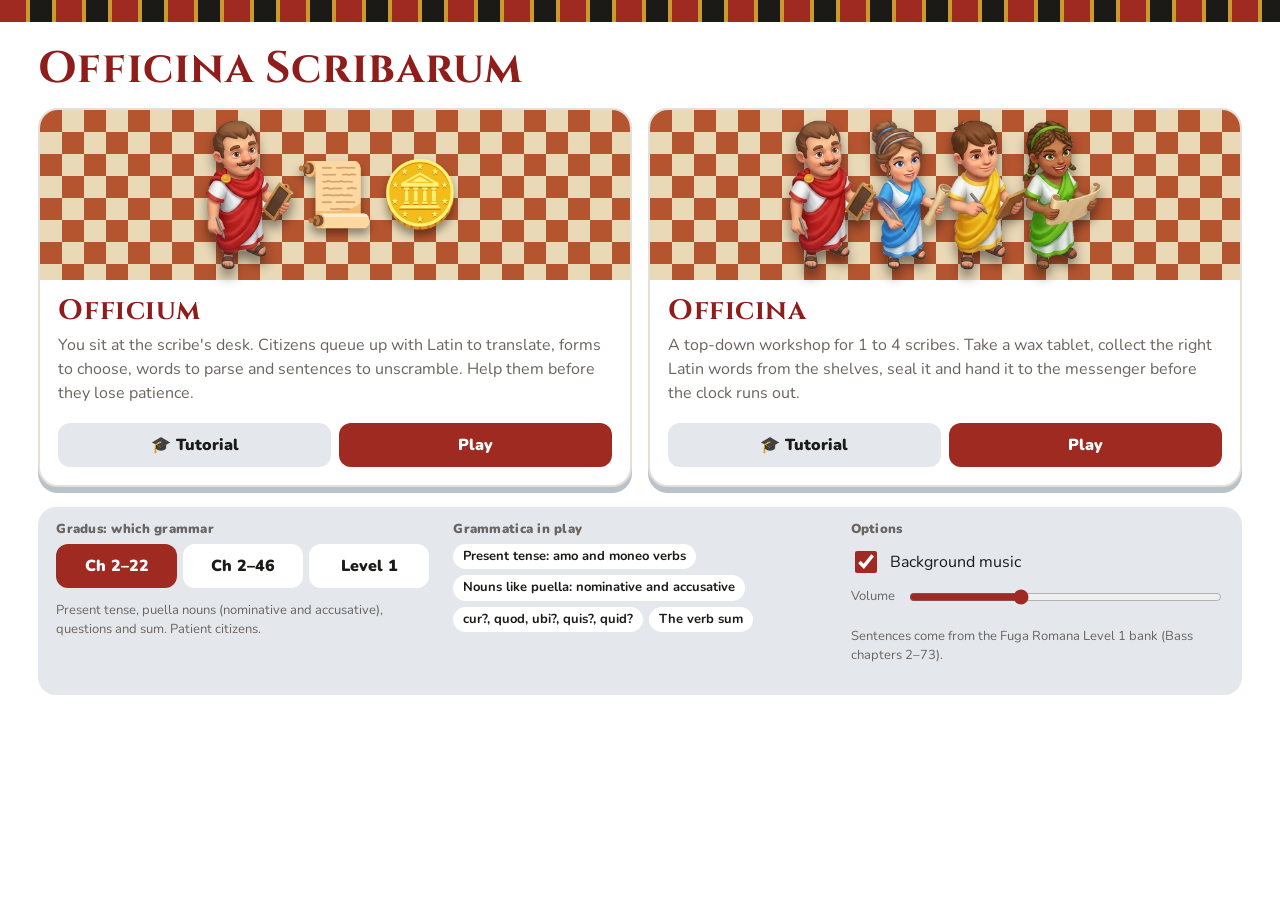
<file: officina/index.html>
<!DOCTYPE html>
<html lang="en">
<head>
<meta charset="utf-8">
<meta name="viewport" content="width=device-width, initial-scale=1">
<script>window.OFFICINA={target:"ludus",music:{menu:"../assets/music/latin-lobby.mp3",game:"../assets/music/latin.mp3"}}</script>
<script src="../assets/vendor/supabase-js-2.117.3.js"></script>
<script src="../assets/config.js"></script>
<script src="../assets/vendor/qrcode-generator-1.4.4.js"></script>
<script src="../assets/common.js"></script>
<link rel="icon" href="../assets/favicon.svg" type="image/svg+xml">
<title>Officina Scribarum · Ludus</title>
<link rel="preconnect" href="https://fonts.googleapis.com">
<link rel="preconnect" href="https://fonts.gstatic.com" crossorigin>
<link href="https://fonts.googleapis.com/css2?family=Abril+Fatface&family=Cinzel:wght@700&family=Nunito:wght@400;700;900&family=Caveat:wght@600&display=swap" rel="stylesheet">
<style>
/* VOICE: playful, busy, Parisian; Year 5-7 French under kitchen pressure
   IDEA: a corner bistro: striped awning, zinc counter, chalkboard menu, black-and-white tiled floor
   PICTURE: the game itself: the dining room (Classique) and a top-down kitchen (Arcade)
   COLOUR and TYPE: awning red, zinc grey, brass; Abril Fatface sign, Nunito body, Caveat chalk
   LAYOUT: awning band, game area, chalkboard menu beside (stacks on phones) */
:root{color-scheme:light dark;
--bg:light-dark(#ffffff,#141110);--ink:light-dark(#1d1b1a,#f3eee8);--mute:light-dark(#6b6460,#a99f97);
--red:#c8102e;--red2:light-dark(#a00c24,#e0435a);--zinc:light-dark(#e4e8ec,#2b3036);--zinc2:light-dark(#b9c1c9,#3c434b);
--card:light-dark(#ffffff,#1f1b19);--line:light-dark(#e4dfda,#352f2b);--brass:#c9a227;--ok:#2e8b57;--bad:#c8102e;
--board:#22302b;--chalk:#f2f0e6}
:root[data-theme=light]{color-scheme:light}:root[data-theme=dark]{color-scheme:dark}
*{box-sizing:border-box;min-width:0}
[hidden]{display:none!important}
body{margin:0;background:var(--bg);color:var(--ink);font:16px/1.5 Nunito,system-ui,sans-serif;overflow-x:clip}
button,input,select{font:inherit;color:inherit}
button{cursor:pointer;border:0;min-height:44px;border-radius:12px}
button:focus-visible,input:focus-visible,select:focus-visible{outline:3px solid var(--brass);outline-offset:2px}
input[type=text],select{min-height:44px;font-size:16px;border-radius:12px;padding:0 12px;background:var(--zinc);border:0}
.awning{height:30px;background:repeating-linear-gradient(90deg,var(--red) 0 36px,#fff 36px 72px);position:relative}
.awning::after{content:"";position:absolute;left:0;right:0;bottom:-14px;height:14px;background:radial-gradient(circle at 18px 0,var(--red) 17px,transparent 18px) 0 0/72px 14px,radial-gradient(circle at 18px 0,#fff 17px,transparent 18px) 36px 0/72px 14px}
header{display:flex;flex-wrap:wrap;align-items:center;gap:10px 20px;padding:24px max(3vw,14px) 8px}
h1{font:400 clamp(28px,4.4vw,44px)/1.05 "Abril Fatface",serif;margin:0;color:var(--red2);cursor:pointer}
.hud{display:flex;gap:8px;flex-wrap:wrap;margin-left:auto;align-items:center}
.pill{background:var(--zinc);border-radius:999px;padding:6px 14px;font-weight:900;white-space:nowrap}
.pill small{font-weight:700;color:var(--mute);margin-right:6px}
main{display:grid;grid-template-columns:minmax(0,1fr) 290px;gap:18px;padding:8px max(3vw,14px) 40px;max-width:1400px;margin:auto}
main.wide{grid-template-columns:minmax(0,1fr)}
@media(max-width:960px){main{grid-template-columns:minmax(0,1fr)}}
h2{font:900 13px/1 Nunito;letter-spacing:.02em;color:var(--mute);margin:0 0 8px}
.screen{display:none}.screen.on{display:block}
.btn{background:var(--red);color:#fff;font-weight:900;padding:0 18px}
.btn.ghost{background:var(--zinc);color:var(--ink)}
.zone .btn.ghost,.settings .btn.ghost{background:var(--card);border:2px solid var(--line)}
.btn.small{min-height:36px;padding:0 10px;font-size:14px}
.btn:disabled{opacity:.45;cursor:not-allowed}
.row{display:flex;gap:8px;flex-wrap:wrap;align-items:center}
.note{font-size:13px;color:var(--mute)}
/* menu */
.modes{display:grid;grid-template-columns:repeat(2,minmax(0,1fr));gap:16px}
@media(max-width:700px){.modes{grid-template-columns:minmax(0,1fr)}}
.mode{background:var(--card);border:2px solid var(--line);border-radius:20px;padding:0;overflow:hidden;text-align:left;display:flex;flex-direction:column;box-shadow:0 6px 0 var(--zinc2)}
.mode .txt{flex:1}
.mode .pic{height:170px;display:flex;align-items:center;justify-content:center;font-size:64px;gap:6px;background:conic-gradient(#f4f1ea 25%,#2a2522 0 50%,#f4f1ea 0 75%,#2a2522 0) 0 0/44px 44px;position:relative}
.mode .pic span{filter:drop-shadow(0 6px 4px #0006)}
.mode .pic img{height:150px;width:auto;filter:drop-shadow(0 8px 6px #0007);margin:0 -6px}
.mode .txt{padding:16px 18px 18px}
.mode h3{font:400 28px/1.1 "Abril Fatface",serif;margin:0 0 6px;color:var(--red2)}
.mode p{margin:0;color:var(--mute)}
.settings{margin-top:20px;background:var(--zinc);border-radius:18px;padding:16px 18px;display:grid;grid-template-columns:repeat(auto-fit,minmax(240px,1fr));gap:12px 24px}
.seg{display:grid;grid-template-columns:repeat(3,minmax(0,1fr));gap:6px}
.seg button{background:var(--card);font-weight:900}.seg button[aria-pressed=true]{background:var(--red);color:#fff}
label.opt{display:flex;align-items:center;gap:10px;padding:4px 0}
label.opt input{width:22px;height:22px;accent-color:var(--red);flex:none}
.mode-acts{display:flex;gap:8px;flex-wrap:wrap;padding:0 18px 18px}
.mode-acts .btn{flex:1}
.coach{position:fixed;left:50%;transform:translateX(-50%);bottom:16px;z-index:7;width:min(600px,calc(100vw - 24px));background:#fffdf5;color:#1d1b1a;border-radius:16px;padding:12px 16px 14px;box-shadow:0 10px 30px #0006;border-left:8px solid var(--brass)}
.coach.top{top:12px;bottom:auto}
.coach-step{font:900 12px/1.4 Nunito,sans-serif;color:#8a6d10}
.coach-txt{font-size:16px;margin:2px 0 8px}
.coach-warn{font-size:14px;font-weight:700;color:var(--bad);margin:-4px 0 8px}
.coach .btn.ghost{background:#efe9dc;color:#1d1b1a;border:0}
body.tuto main{padding-bottom:210px}
body.tuto .toast{bottom:auto;top:96px}
@media(min-width:1100px){.coach{left:auto;right:16px;transform:none;width:310px}body.tuto main{padding-bottom:40px}}
.pulse{outline:4px solid var(--brass)!important;outline-offset:3px;animation:pulse .8s infinite alternate;position:relative;z-index:2}
@keyframes pulse{to{outline-color:#ffe27a}}
@media(prefers-reduced-motion:reduce){.pulse{animation:none}}
/* classic */
.room{display:grid;grid-template-columns:repeat(var(--n,3),minmax(0,1fr));gap:12px;padding:14px;border-radius:18px;background:conic-gradient(var(--zinc) 25%,var(--card) 0 50%,var(--zinc) 0 75%,var(--card) 0) 0 0/40px 40px}
@media(max-width:600px){.room{grid-template-columns:minmax(0,1fr)}}
.table{background:var(--card);border:2px solid var(--line);border-radius:16px;padding:12px;min-height:196px;display:flex;flex-direction:column;gap:8px;box-shadow:0 6px 0 var(--zinc2)}
.table.empty{align-items:center;justify-content:center;color:var(--mute);font-style:italic}
.who{display:flex;align-items:center;gap:10px}.face{font-size:38px;line-height:1}.who b{display:block}.who span{font-size:13px;color:var(--mute)}
.bubble{background:var(--zinc);border-radius:14px;padding:9px 11px;font-weight:700}
.hidden .txt{filter:blur(6px);user-select:none}
.bar{height:8px;background:var(--zinc);border-radius:9px;overflow:hidden}.bar i{display:block;height:100%;background:var(--ok);transition:width .25s linear}
.kitchen{margin-top:18px;display:grid;grid-template-columns:minmax(0,1.4fr) minmax(0,1fr);gap:14px}
@media(max-width:700px){.kitchen{grid-template-columns:minmax(0,1fr)}}
.zone{background:var(--zinc);border-radius:18px;padding:14px}
.grid{display:grid;grid-template-columns:repeat(auto-fill,minmax(98px,1fr));gap:8px}
.item{background:var(--card);border:2px solid var(--line);display:flex;flex-direction:column;align-items:center;justify-content:center;padding:8px 4px;gap:2px;min-height:84px;text-align:center;line-height:1.15}
.item:hover{border-color:var(--brass)}.item .e{font-size:30px}.item b{font-size:14px}.item small{font-size:12px;color:var(--mute)}
.plate{background:var(--card);border-radius:50%;aspect-ratio:1;max-width:170px;margin:4px auto 10px;display:flex;flex-wrap:wrap;align-content:center;justify-content:center;gap:4px;font-size:30px;border:8px double var(--zinc2)}
.plate.cooking{animation:sizzle .3s infinite alternate}@keyframes sizzle{to{transform:rotate(2deg) scale(1.02)}}
.cookbar{height:8px;border-radius:9px;background:var(--card);overflow:hidden;margin-bottom:10px}.cookbar i{display:block;height:100%;width:0;background:var(--brass)}
.tray{display:grid;grid-template-columns:repeat(3,minmax(0,1fr));gap:8px}
.slot{background:var(--card);border:2px dashed var(--zinc2);border-radius:12px;min-height:84px;display:flex;flex-direction:column;align-items:center;justify-content:center;text-align:center;font-size:12px;color:var(--mute);padding:4px}
.slot.full{border-style:solid;border-color:var(--brass);color:var(--ink)}.slot .e{font-size:28px}
/* board */
.board{background:var(--board);color:var(--chalk);border-radius:16px;padding:16px;border:10px solid #6b4a2b;align-self:start;position:sticky;top:12px}
@media(max-width:960px){.board{position:static}}
.board h3{font:600 32px/1 Caveat,cursive;margin:0 0 6px;text-align:center}
.board h4{font:600 21px/1 Caveat,cursive;margin:10px 0 4px;color:var(--brass)}
.dish{display:grid;grid-template-columns:minmax(0,1fr) auto;gap:0 8px;font:600 19px/1.2 Caveat,cursive;padding:3px 0;border-bottom:1px dashed #ffffff22}
.dish .r{grid-column:1/-1;font:13px Nunito;opacity:.85}.dish .p{white-space:nowrap}
/* arcade */
.tickets{display:flex;gap:8px;overflow-x:auto;padding-bottom:6px;min-height:118px}
.ticket{flex:0 0 210px;background:#fffdf5;color:#1d1b1a;border-radius:6px 6px 14px 14px;padding:8px 10px 10px;box-shadow:0 3px 0 #0002;position:relative;border-top:6px solid var(--red)}
.ticket .t{font-weight:700;font-size:14px;line-height:1.3}
.ticket .slots{display:flex;gap:6px;margin-top:6px;font-size:20px}
.ticket .slots span{background:#efe9dc;border-radius:8px;padding:0 6px;min-width:34px;text-align:center}
.ticket .slots span.got{background:#cdebd8}
.ticket .tb{height:6px;background:#efe9dc;border-radius:6px;overflow:hidden;margin-top:6px}.ticket .tb i{display:block;height:100%}
.ticket button{position:absolute;top:4px;right:4px;min-height:30px;padding:0 6px;background:#efe9dc;font-size:14px}
.ticket.empty{background:transparent;border:2px dashed var(--zinc2);color:var(--mute);display:flex;align-items:center;justify-content:center;box-shadow:none}
.stage{position:relative;background:#2a2522;border-radius:18px;padding:8px;touch-action:none}
#cv{display:block;width:100%;border-radius:12px}
.touch{display:flex;justify-content:space-between;align-items:center;padding:12px 14px 6px;user-select:none;-webkit-user-select:none}
.joy{position:relative;width:132px;height:132px;border-radius:50%;background:#ffffff22;border:2px solid #ffffff55;touch-action:none;flex:none}
.joy i{position:absolute;left:50%;top:50%;width:56px;height:56px;margin:-28px 0 0 -28px;border-radius:50%;background:#fffc}
.act{width:112px;height:112px;border-radius:50%;background:var(--red);color:#fff;font-weight:900;font-size:15px;box-shadow:0 6px 0 #7a0a1c;flex:none;touch-action:none}
.act:active{transform:translateY(3px);box-shadow:0 3px 0 #7a0a1c}
.touch.off{display:none}
.lobby{display:grid;grid-template-columns:repeat(auto-fit,minmax(260px,1fr));gap:14px}
.card{background:var(--card);border:2px solid var(--line);border-radius:18px;padding:16px}
.card h3{font:400 22px/1.1 "Abril Fatface",serif;margin:0 0 8px;color:var(--red2)}
.code{font:400 48px/1 "Abril Fatface",serif;letter-spacing:.08em;color:var(--red2)}
.plist{display:flex;flex-wrap:wrap;gap:6px;margin:8px 0}
.plist span{background:var(--zinc);border-radius:999px;padding:4px 12px;font-weight:700}
.plist i{display:inline-block;width:12px;height:12px;border-radius:50%;margin-right:6px;vertical-align:-1px}
.keys{font-size:13px;color:var(--mute);margin-top:8px}
kbd{background:var(--zinc);border-radius:5px;padding:1px 6px;font:700 12px Nunito}
/* class games (Ludus) */
.board-join{display:flex;flex-wrap:wrap;gap:24px;align-items:center;justify-content:space-between;background:var(--board);color:var(--chalk);border-radius:18px;padding:22px 26px;margin-bottom:14px}
.board-join .addr{font:900 clamp(22px,3vw,34px)/1.1 Nunito,sans-serif}
.board-join .note{color:#d8d4c4}
.code.big{font-size:clamp(56px,9vw,104px);color:#ffd23f;letter-spacing:.06em}
.board-join .qr{width:170px;background:#fff;border-radius:12px;padding:10px}.board-join .qr svg{display:block;width:100%;height:auto}
.board-join .qr:empty{display:none}
.board-top{display:flex;align-items:center;gap:16px;margin-bottom:12px}.board-top .code{font-size:30px}.board-top .clock{font:900 clamp(40px,6vw,64px)/1 Nunito,sans-serif;margin-left:auto}
.teams{display:grid;gap:10px;margin-bottom:14px}
.team{background:var(--card);border:2px solid var(--line);border-radius:14px;padding:10px 14px}
.team .tn{display:flex;gap:10px;align-items:baseline;flex-wrap:wrap}.team .rank{font:900 22px Nunito;color:var(--mute);min-width:1.4em}.team .tc{color:var(--mute);font-size:14px;flex:1}.team .ts{font-size:22px;white-space:nowrap}
.tbar{height:14px;background:var(--zinc);border-radius:9px;overflow:hidden;margin-top:6px}.tbar i{display:block;height:100%;transition:width .6s}
.chefs{margin:6px 0 14px;padding-left:1.4em}.chefs li{display:flex;justify-content:space-between;gap:10px;padding:4px 0;border-bottom:1px dashed var(--line)}.chefs li b{white-space:nowrap}.chefs .tc{color:var(--mute);font-size:13px}
.win{font:400 clamp(28px,4vw,40px)/1.1 "Abril Fatface",serif;color:var(--red2);margin:0 0 12px}
fieldset.opts{border:0;padding:0;margin:0 0 12px}fieldset.opts legend{font:900 13px Nunito;color:var(--mute);margin-bottom:4px}
label.opt select{min-height:40px;margin-left:6px}
.plist .x{min-height:24px;padding:0 6px;margin-left:4px;background:transparent;font-weight:900;color:var(--mute);border-radius:6px}
.team-badge{display:inline-block;border-left:6px solid var(--team);background:var(--zinc);border-radius:8px;padding:6px 12px;margin-top:10px}
.card.pupil{max-width:560px;margin:30px auto;text-align:center}.card.pupil h2{font:400 30px/1.1 "Abril Fatface",serif;color:var(--red2);margin:0 0 10px}
#classBar{font-weight:900;margin-bottom:8px;color:var(--red2)}
.kgrid{display:grid;grid-template-columns:repeat(auto-fit,minmax(min(100%,420px),1fr));gap:12px}
.kcard{background:var(--card);border:2px solid var(--line);border-top:8px solid var(--team);border-radius:14px;padding:8px 10px 10px}
.kh{display:flex;gap:8px;align-items:baseline;flex-wrap:wrap;margin-bottom:6px}.kh .tc{flex:1;color:var(--mute);font-size:13px}
.kc canvas{display:block;border-radius:8px;max-width:100%}
/* overlays */
.toast{position:fixed;left:50%;bottom:22px;transform:translateX(-50%);background:var(--ink);color:var(--bg);padding:10px 18px;border-radius:12px;font-weight:700;opacity:0;transition:opacity .2s;pointer-events:none;max-width:90vw;text-align:center;z-index:9}
.toast.on{opacity:1}
.modal{position:fixed;inset:0;background:#000a;display:none;align-items:center;justify-content:center;padding:16px;z-index:8}
.modal.on{display:flex}
.sheet{background:var(--card);border-radius:20px;padding:24px;max-width:540px;width:100%;max-height:92vh;overflow:auto;border-top:14px solid var(--red)}
.sheet h2{font:400 30px/1.1 "Abril Fatface",serif;color:var(--red2);margin:0 0 12px}
.bill{font:600 22px/1.3 Caveat,cursive;background:var(--zinc);border-radius:12px;padding:12px 16px;margin:10px 0}
.bill div{display:flex;justify-content:space-between;gap:10px}.bill .tot{border-top:2px solid var(--ink);margin-top:6px;padding-top:4px;font-size:26px}
.choices{display:grid;gap:8px;margin-top:10px}
.choices button{background:var(--zinc);font-weight:900;font-size:18px}
.choices button.right{background:var(--ok);color:#fff}.choices button.wrong{background:var(--bad);color:#fff}
.stats{display:grid;grid-template-columns:repeat(2,minmax(0,1fr));gap:8px;margin:10px 0}
.stats div{background:var(--zinc);border-radius:12px;padding:10px}.stats b{display:block;font-size:26px}
.stars{font-size:38px;text-align:center;letter-spacing:6px}
.vocab{font-size:14px;columns:2;column-gap:16px}@media(max-width:480px){.vocab{columns:1}}
@media(prefers-reduced-motion:reduce){.plate.cooking{animation:none}.bar i{transition:none}}
/* OFFICINA SCRIBARUM: Pompeian red, ochre and wax; Cinzel inscription capitals over the bistro's base styles */
:root{--red:#9e2a22;--red2:light-dark(#8f1d1b,#e0605a);--brass:#c99a2e;--board:#3b2a1c;--chalk:#f3e7cf}
.awning{height:22px;background:repeating-linear-gradient(90deg,#9e2a22 0 26px,#c99a2e 26px 30px,#1c1a17 30px 52px,#c99a2e 52px 56px)}
.awning::after{display:none}
h1,.mode h3,.sheet h2,.win,.card h3,.card.pupil h2{font-family:Cinzel,serif;font-weight:700;letter-spacing:.02em}
.mode .pic{background:conic-gradient(#ead9b7 25%,#b4552f 0 50%,#ead9b7 0 75%,#b4552f 0) 0 0/44px 44px}
.room{background:conic-gradient(#ead9b7 25%,var(--card) 0 50%,#ead9b7 0 75%,var(--card) 0) 0 0/40px 40px}
.table.active{border-color:var(--brass);box-shadow:0 6px 0 var(--brass)}
.board{border-color:#8a5a2b}.board h3{font-family:Cinzel,serif;font-size:28px}
.board select{width:100%;margin:6px 0 10px;background:#4a3524;color:var(--chalk);border:1px solid #8a5a2b}
.tabwrap{overflow-x:auto}.tab{width:100%;border-collapse:collapse;font:14px/1.35 Nunito,sans-serif}
.tab th,.tab td{padding:3px 6px;border-bottom:1px dashed #ffffff22;text-align:left;white-space:nowrap}.tab th{color:var(--brass);font-weight:800}
.topics{display:flex;flex-wrap:wrap;gap:6px}.topics span{background:var(--card);border-radius:999px;padding:3px 10px;font-size:13px;font-weight:700}
.task{margin-top:16px;min-height:220px}
.tk .who{display:flex;align-items:center;gap:10px;margin-bottom:6px}.tk .face{font-size:34px}
.ask{font-weight:900;margin:6px 0}.lat{font:700 20px/1.35 Nunito,sans-serif;color:var(--red2)}.lat.big{font-size:clamp(22px,3vw,30px)}.en{color:var(--mute);font-style:italic}
.lat mark{background:#ffe27a;color:#1d1b1a;border-radius:4px;padding:0 4px}.blank{border-bottom:3px solid var(--red);padding:0 10px}
.wtiles{display:flex;flex-wrap:wrap;gap:8px;margin:10px 0}.wtile{background:#f3e4c1;color:#3b2a1c;font-weight:900;font-size:18px;padding:0 14px;border:2px solid #b28a4c}.wtile:disabled{opacity:.3}
.fb h3{font:700 26px Cinzel,serif;margin:0 0 6px}.fb.ok h3{color:var(--ok)}.fb.no h3{color:var(--bad)}
.ticket .t{font-size:15px}.ticket .slots .n{background:none;font-size:12px;color:#6b6460;align-self:center}
.review{columns:1}.review div{margin-bottom:8px}.review b{color:var(--red2);display:block}
.task .choices button{background:var(--card);border:2px solid var(--line);text-align:left;padding:8px 14px}
.task .choices button:hover{border-color:var(--brass)}
</style>
</head>
<body>
<div class="awning"></div>
<header>
  <h1 id="home" title="Menu">Officina Scribarum</h1>
  <div class="hud" id="hud" hidden>
    <span class="pill"><small>Tempus</small><span id="time">3:00</span></span>
    <span class="pill"><small>Denarii</small><span id="cash">0 d.</span></span>
    <span class="pill"><small>Nuntii</small><span id="served">0</span></span>
    <button class="btn ghost small" id="musicBtn" aria-pressed="true">♪ Musica</button>
    <button class="btn ghost small" id="pauseBtn">Pausa</button>
    <button class="btn ghost small" id="quitBtn">Menu</button>
  </div>
</header>

<main id="main">
<section>
  <!-- MENU -->
  <div class="screen on" id="scrMenu">
    <div class="modes">
      <div class="mode">
        <div class="pic" id="picClassic"></div>
        <div class="txt"><h3>Officium</h3><p>You sit at the scribe's desk. Citizens queue up with Latin to translate, forms to choose, words to parse and sentences to unscramble. Help them before they lose patience.</p></div>
        <div class="mode-acts"><button class="btn ghost" id="tutoClassic">🎓 Tutorial</button><button class="btn" id="goClassic">Play</button></div>
      </div>
      <div class="mode">
        <div class="pic" id="picArcade"></div>
        <div class="txt"><h3>Officina</h3><p>A top-down workshop for 1 to 4 scribes. Take a wax tablet, collect the right Latin words from the shelves, seal it and hand it to the messenger before the clock runs out.</p></div>
        <div class="mode-acts"><button class="btn ghost" id="tutoArcade">🎓 Tutorial</button><button class="btn" id="goArcade">Play</button></div>
      </div>
    </div>
    <div class="settings">
      <div>
        <h2>Gradus: which grammar</h2>
        <div class="seg" id="levels">
          <button data-l="facile" aria-pressed="true">Ch 2–22</button>
          <button data-l="moyen" aria-pressed="false">Ch 2–46</button>
          <button data-l="difficile" aria-pressed="false">Level 1</button>
        </div>
        <p class="note" id="levelNote"></p>
      </div>
      <div>
        <h2>Grammatica in play</h2>
        <div class="topics" id="topics"></div>
      </div>
      <div>
        <h2>Options</h2>
        <label class="opt"><input type="checkbox" id="optMusic" checked> Background music</label>
        <label class="opt" style="gap:12px"><span class="note" style="flex:none">Volume</span><input type="range" id="musicVol" min="0" max="100" value="35" aria-label="Music volume" style="flex:1;accent-color:var(--red)"></label>
        <p class="note">Sentences come from the Fuga Romana Level 1 bank (Bass chapters 2–73).</p>
      </div>
    </div>
  </div>

  <!-- DESK (solo) -->
  <div class="screen" id="scrClassic">
    <h2>Ad mensam: citizens waiting</h2>
    <div class="room" id="room"></div>
    <div class="zone task" id="task"></div>
  </div>

  <!-- ARCADE LOBBY -->
  <div class="screen" id="scrLobby">
    <div class="lobby">
      <div class="card">
        <h3>On this device</h3>
        <p class="note">One or two scribes sharing this screen and keyboard.</p>
        <label class="opt"><input type="text" id="nameIn" value="Scriba" maxlength="12" aria-label="Your name" style="flex:1"></label>
        <label class="opt"><input type="checkbox" id="opt2p"> Two players on this keyboard</label>
        <button class="btn" id="playLocal">Open the workshop</button>
        <p class="keys">Scribe 1: <kbd>W</kbd><kbd>A</kbd><kbd>S</kbd><kbd>D</kbd> to move, <kbd>Space</kbd> or <kbd>E</kbd> to take and put.<br>Scribe 2: arrow keys, <kbd>Enter</kbd>. Touch screens get a joystick.</p>
      </div>
      <div class="card" id="classCard" hidden>
        <h3>Class game</h3>
        <p class="note">The whole class plays at once. Pupils join at the Ludus join page with a code, as for a quiz.</p>
        <button class="btn" id="classBtn">Open a class game</button>
      </div>
      <div class="card" id="roomCard">
        <h3>Online</h3>
        <p class="note" id="onlineNote">Connecting…</p>
        <div class="row"><button class="btn" id="hostBtn" disabled>Host a game</button></div>
        <div class="row" style="margin-top:10px">
          <input type="text" id="codeIn" placeholder="Code" maxlength="4" aria-label="Game code" style="width:110px;text-transform:uppercase">
          <button class="btn ghost" id="joinBtn" disabled>Join</button>
        </div>
        <div id="netBox" hidden style="margin-top:12px">
          <div class="note" id="netRole"></div>
          <div class="code" id="netCode"></div>
          <div class="plist" id="netPlayers"></div>
          <div class="row"><button class="btn" id="netStart" hidden>Start</button><button class="btn ghost small" id="netLeave">Leave</button></div>
        </div>
      </div>
    </div>
  </div>

  <!-- CLASS GAME (board) and PUPIL DEVICE -->
  <div class="screen" id="scrClass"></div>
  <div class="screen" id="scrPupil"></div>

  <!-- ARCADE GAME -->
  <div class="screen" id="scrArcade">
    <div id="classBar" hidden></div>
    <div class="tickets" id="tickets"></div>
    <div class="stage" id="stage">
      <canvas id="cv" width="960" height="576" aria-label="The workshop"></canvas>
      <div class="touch off" id="touch">
        <div class="joy" id="joy"><i id="knob"></i></div>
        <button class="act" id="actBtn">Cape /<br>Pone</button>
      </div>
    </div>
    <p class="note" style="margin-top:8px">Each message at the top is in English. Take a wax tablet (▭), add the Latin words from the shelves, put the tablet on a seal desk (●) until it is sealed, then hand it to the messenger (NUNTIUS). Watch out: shelves also hold wrong forms. The basket clears your hands.</p>
  </div>
</section>

<aside class="board" id="board" aria-label="Grammar tables">
  <h3>Tabulae</h3>
  <div id="carte"></div>
</aside>
</main>

<div class="coach" id="coach" hidden role="status" aria-live="polite"><div class="coach-step" id="coachStep"></div><div class="coach-txt" id="coachTxt"></div><div class="coach-warn" id="coachWarn" hidden></div><div class="row" id="coachActs"></div></div>
<div class="toast" id="toast"></div>
<div class="modal" id="billModal"></div>

<div class="modal" id="endModal">
  <div class="sheet">
    <h2 id="endTitle">Officina clausa est!</h2>
    <div class="stars" id="endStars"></div>
    <p id="endExtra" hidden style="font-size:18px"></p>
    <div class="stats" id="endStats"></div>
    <h2 style="font-size:20px">Sententiae to review</h2>
    <div class="vocab review" id="endVocab"></div>
    <div class="row" style="margin-top:14px"><button class="btn" id="againBtn">Play again</button><button class="btn ghost" id="endMenu">Menu</button></div>
  </div>
</div>

<script>
{
/* ---------------- data ---------------- */
const $=id=>document.getElementById(id);
const CFG=Object.assign({target:"claude",music:{menu:"music/menu.mp3",game:"music/game.mp3"}},window.OFFICINA||{});
const pick=a=>a[Math.floor(Math.random()*a.length)];
const shuffle=a=>{a=a.slice();for(let i=a.length-1;i>0;i--){const j=Math.floor(Math.random()*(i+1));[a[i],a[j]]=[a[j],a[i]]}return a};
const esc=s=>String(s).replace(/[&<>"']/g,c=>({"&":"&amp;","<":"&lt;",">":"&gt;",'"':"&quot;","'":"&#39;"}[c]));
const LAT={"grammar":[{"k":"A","name":"Present tense: amo and moneo verbs","ch":"Ch 2–8"},{"k":"B","name":"Nouns like puella: nominative and accusative","ch":"Ch 9–18"},{"k":"C","name":"cur?, quod, ubi?, quis?, quid?","ch":"Ch 14–20"},{"k":"D","name":"The verb sum","ch":"Ch 22"},{"k":"E","name":"Adjectives like bonus","ch":"Ch 23, 46"},{"k":"F","name":"Present tense: rego, audio and capio verbs","ch":"Ch 25"},{"k":"G","name":"Questions with -ne","ch":"Ch 26"},{"k":"H","name":"All six cases of puella","ch":"Ch 28–31"},{"k":"I","name":"Nouns like servus, puer, ager and vir","ch":"Ch 35–37"},{"k":"J","name":"Prepositions","ch":"Ch 38"},{"k":"K","name":"ego, tu, nos, vos","ch":"Ch 41"},{"k":"L","name":"Neuter nouns like bellum","ch":"Ch 42"},{"k":"M","name":"Imperatives","ch":"Ch 48"},{"k":"N","name":"Numbers","ch":"Ch 49"},{"k":"O","name":"Infinitives","ch":"Ch 53"},{"k":"P","name":"Adjectives like miser and pulcher","ch":"Ch 54"},{"k":"Q","name":"Imperfect tense","ch":"Ch 57"},{"k":"R","name":"Perfect tense","ch":"Ch 60–73"}],"bank":[{"ch":2,"lat":"porto.","en":"I carry.","t":["A"],"d":["He carries.","They carry.","We carry."],"g":[[0,["porto","portat","portant","portas"]]],"p":[[0,"pn","1s"]]},{"ch":2,"lat":"intrat.","en":"He enters.","t":["A"],"d":["They enter.","You (sg) enter.","We enter."],"g":[[0,["intrat","intrant","intras","intramus"]]],"p":[[0,"pn","3s"]]},{"ch":2,"lat":"habitant.","en":"They live.","t":["A"],"d":["He lives.","We live.","You (pl) live."],"g":[[0,["habitant","habitat","habitas","habitamus"]]],"p":[[0,"pn","3p"]]},{"ch":2,"lat":"amas.","en":"You (sg) love.","t":["A"],"d":["You (pl) love.","They love.","We love."],"g":[[0,["amas","amat","amatis","amant"]]],"p":[[0,"pn","2s"]]},{"ch":2,"lat":"cantamus.","en":"We are singing.","t":["A"],"d":["They are singing.","You (pl) are singing.","I am singing."],"g":[[0,["cantamus","cantant","cantatis","canto"]]],"p":[[0,"pn","1p"]]},{"ch":2,"lat":"festinatis.","en":"You (pl) are hurrying.","t":["A"],"d":["We are hurrying.","They are hurrying.","You (sg) are hurrying."],"g":[[0,["festinatis","festinas","festinant","festinamus"]]],"p":[[0,"pn","2p"]]},{"ch":2,"lat":"laborant.","en":"They are working.","t":["A"],"d":["He is working.","We are working.","You (pl) are working."],"g":[[0,["laborant","laborat","laboratis","laboramus"]]],"p":[[0,"pn","3p"]]},{"ch":2,"lat":"clamo.","en":"I shout.","t":["A"],"d":["He shouts.","We shout.","I sing."],"g":[[0,["clamo","clamat","clamant","clamas"]]],"p":[[0,"pn","1s"]]},{"ch":2,"lat":"pugnas.","en":"You (sg) are fighting.","t":["A"],"d":["You (pl) are fighting.","We are fighting.","He is fighting."],"g":[[0,["pugnas","pugnat","pugnatis","pugnamus"]]],"p":[[0,"pn","2s"]]},{"ch":2,"lat":"parant.","en":"They prepare.","t":["A"],"d":["He prepares.","They carry.","You (pl) prepare."],"g":[[0,["parant","parat","paras","paratis"]]],"p":[[0,"pn","3p"]]},{"ch":2,"lat":"ambulamus.","en":"We are walking.","t":["A"],"d":["They are walking.","I am walking.","We are working."],"g":[[0,["ambulamus","ambulant","ambulatis","ambulo"]]],"p":[[0,"pn","1p"]]},{"ch":2,"lat":"portatis.","en":"You (pl) carry.","t":["A"],"d":["You (sg) carry.","We carry.","They carry."],"g":[[0,["portatis","portas","portamus","portant"]]],"p":[[0,"pn","2p"]]},{"ch":4,"lat":"habitamus et laboramus.","en":"We live and work.","t":["A"],"d":["They live and work.","We live and walk.","You (pl) live and work."],"p":[[0,"pn","1p"]]},{"ch":4,"lat":"clamant et pugnant.","en":"They shout and fight.","t":["A"],"d":["They sing and fight.","He shouts and fights.","We shout and fight."],"p":[[1,"pn","3p"]]},{"ch":4,"lat":"canto et clamo.","en":"I sing and shout.","t":["A"],"d":["I sing and walk.","They sing and shout.","He sings and shouts."],"p":[[0,"pn","1s"]]},{"ch":4,"lat":"ambulas et clamas.","en":"You (sg) walk and shout.","t":["A"],"d":["You (pl) walk and shout.","You (sg) walk and sing.","They walk and shout."],"p":[[2,"pn","2s"]]},{"ch":5,"lat":"Marcus festinat.","en":"Marcus is hurrying.","t":["A"],"d":["Marcus and Sextus are hurrying.","Marcus is shouting.","Marcus is walking."],"g":[[1,["festinat","festinant","festinas","festino"]]],"p":[[1,"pn","3s"]]},{"ch":5,"lat":"Aurelia et Iulia laborant.","en":"Aurelia and Julia are working.","t":["A"],"d":["Aurelia and Julia are walking.","Aurelia and Julia are fighting.","Aurelia is working."],"g":[[3,["laborant","laborat","laboras","laboramus"]]],"p":[[3,"pn","3p"]]},{"ch":5,"lat":"Cornelius et Publius pugnant.","en":"Cornelius and Publius are fighting.","t":["A"],"d":["Cornelius and Publius are shouting.","Cornelius and Publius are working.","Cornelius is fighting."],"g":[[3,["pugnant","pugnat","pugnatis","pugnamus"]]]},{"ch":5,"lat":"Flavia clamat.","en":"Flavia is shouting.","t":["A"],"d":["Flavia is singing.","Flavia and Julia are shouting.","Flavia is hurrying."],"g":[[1,["clamat","clamant","clamas","clamo"]]],"p":[[1,"pn","3s"]]},{"ch":6,"lat":"video.","en":"I see.","t":["A"],"d":["He sees.","I have.","I warn."],"g":[[0,["video","videt","vident","videmus"]]],"p":[[0,"pn","1s"]]},{"ch":6,"lat":"non video.","en":"I do not see.","t":["A"],"d":["I see.","He does not see.","I do not have."],"p":[[1,"pn","1s"]]},{"ch":6,"lat":"Marcus manet.","en":"Marcus stays.","t":["A"],"d":["Marcus sees.","Marcus warns.","Marcus and Sextus stay."],"g":[[1,["manet","manent","manes","maneo"]]],"p":[[1,"pn","3s"]]},{"ch":6,"lat":"Aurelia et Valeria manent.","en":"Aurelia and Valeria are staying.","t":["A"],"d":["Aurelia is staying.","Aurelia and Valeria are warning.","Aurelia and Valeria are seeing."],"g":[[3,["manent","manet","manes","manemus"]]],"p":[[3,"pn","3p"]]},{"ch":6,"lat":"monetis.","en":"You (pl) warn.","t":["A"],"d":["We warn.","They warn.","You (pl) see."],"g":[[0,["monetis","mones","monent","monemus"]]],"p":[[0,"pn","2p"]]},{"ch":6,"lat":"habemus.","en":"We have.","t":["A"],"d":["We live.","They have.","You (pl) have."],"g":[[0,["habemus","habent","habet","habeo"]]],"p":[[0,"pn","1p"]]},{"ch":6,"lat":"non videmus.","en":"We do not see.","t":["A"],"d":["We see.","They do not see.","We do not stay."],"p":[[1,"pn","1p"]]},{"ch":6,"lat":"Marcus et Sextus non manent.","en":"Marcus and Sextus do not stay.","t":["A"],"d":["Marcus and Sextus stay.","Marcus does not stay.","Marcus and Sextus do not see."],"p":[[4,"pn","3p"]]},{"ch":6,"lat":"Iulia non videt.","en":"Julia does not see.","t":["A"],"d":["Julia sees.","Julia does not stay.","Julia does not warn."],"g":[[2,["videt","vident","vides","video"]]]},{"ch":6,"lat":"video et maneo.","en":"I see and I stay.","t":["A"],"d":["I see and I warn.","He sees and he stays.","We see and we stay."],"p":[[2,"pn","1s"]]},{"ch":6,"lat":"manes.","en":"You (sg) stay.","t":["A"],"d":["You (pl) stay.","He stays.","You (sg) see."],"g":[[0,["manes","manet","manent","maneo"]]],"p":[[0,"pn","2s"]]},{"ch":6,"lat":"videtis.","en":"You (pl) see.","t":["A"],"d":["We see.","They see.","You (sg) see."],"g":[[0,["videtis","videmus","vident","vides"]]],"p":[[0,"pn","2p"]]},{"ch":6,"lat":"habent.","en":"They have.","t":["A"],"d":["They live.","He has.","We have."],"g":[[0,["habent","habet","habemus","habes"]]],"p":[[0,"pn","3p"]]},{"ch":8,"lat":"cantas.","en":"You (sg) are singing.","t":["A"],"d":["You (pl) are singing.","They are singing.","You (sg) are shouting."],"p":[[0,"pn","2s"]]},{"ch":8,"lat":"clamatis.","en":"You (pl) are shouting.","t":["A"],"d":["We are shouting.","They are shouting.","You (pl) are singing."],"g":[[0,["clamatis","clamas","clamant","clamamus"]]],"p":[[0,"pn","2p"]]},{"ch":8,"lat":"manet.","en":"She stays.","t":["A"],"d":["They stay.","She sees.","I stay."],"p":[[0,"pn","3s"]]},{"ch":10,"lat":"puella clamat.","en":"The girl is shouting.","t":["A","B"],"d":["The girls are shouting.","The girl is singing.","The woman is shouting."],"g":[[1,["clamat","clamant","clamas","clamatis"]]],"p":[[0,"case","nom sg"],[1,"pn","3s"]]},{"ch":10,"lat":"puellae clamant.","en":"The girls are shouting.","t":["A","B"],"d":["The girl is shouting.","The girls are singing.","The women are shouting."],"g":[[1,["clamant","clamat","clamas","clamamus"]]],"p":[[0,"case","nom pl"]]},{"ch":10,"lat":"feminae vident.","en":"The women see.","t":["A","B"],"d":["The woman sees.","The women stay.","The girls see."],"g":[[1,["vident","videt","vides","videtis"]]],"p":[[0,"case","nom pl"]]},{"ch":10,"lat":"agricolae manent.","en":"The farmers are staying.","t":["A","B"],"d":["The farmer is staying.","The farmers are warning.","The sailors are staying."],"g":[[1,["manent","manet","manes","manemus"]]],"p":[[0,"case","nom pl"]]},{"ch":10,"lat":"nautae pugnant.","en":"The sailors are fighting.","t":["A","B"],"d":["The sailor is fighting.","The farmers are fighting.","The sailors are shouting."],"g":[[1,["pugnant","pugnat","pugnas","pugnamus"]]],"p":[[0,"case","nom pl"]]},{"ch":10,"lat":"filiae cantant.","en":"The daughters are singing.","t":["A","B"],"d":["The daughter is singing.","The daughters are shouting.","The girls are singing."],"p":[[0,"case","nom pl"],[1,"pn","3p"]]},{"ch":10,"lat":"agricolae laborant et clamant.","en":"The farmers work and shout.","t":["A","B"],"d":["The farmer works and shouts.","The farmers walk and shout.","The sailors work and shout."],"p":[[3,"pn","3p"]]},{"ch":10,"lat":"puellae et feminae festinant.","en":"The girls and the women are hurrying.","t":["A","B"],"d":["The girl and the woman are hurrying.","The girls and the women are singing.","The girls and the daughters are hurrying."],"g":[[3,["festinant","festinat","festinas","festinatis"]]]},{"ch":10,"lat":"nauta clamat et pugnat.","en":"The sailor shouts and fights.","t":["A","B"],"d":["The sailors shout and fight.","The sailor sings and fights.","The farmer shouts and fights."],"p":[[0,"case","nom sg"]]},{"ch":10,"lat":"agricola festinat.","en":"The farmer is hurrying.","t":["A","B"],"d":["The farmers are hurrying.","The sailor is hurrying.","The farmer is working."],"g":[[1,["festinat","festinant","festinas","festino"]]]},{"ch":11,"lat":"puella nautam amat.","en":"The girl loves the sailor.","t":["A","B"],"d":["The sailor loves the girl.","The girls love the sailor.","The girl loves the sailors."],"u":1,"g":[[1,["nautam","nauta","nautae","nautas"]]],"p":[[1,"case","acc sg"],[0,"case","nom sg"]]},{"ch":11,"lat":"nauta puellam amat.","en":"The sailor loves the girl.","t":["A","B"],"d":["The girl loves the sailor.","The sailors love the girl.","The sailor loves the girls."],"u":1,"g":[[1,["puellam","puella","puellae","puellas"]]],"p":[[1,"case","acc sg"]]},{"ch":11,"lat":"agricola filiam amat.","en":"The farmer loves the daughter.","t":["A","B"],"d":["The daughter loves the farmer.","The farmer loves the daughters.","The farmers love the daughter."],"u":1,"g":[[1,["filiam","filia","filiae","filias"]]],"p":[[1,"case","acc sg"]]},{"ch":11,"lat":"femina nautam non amat.","en":"The woman does not love the sailor.","t":["A","B"],"d":["The woman loves the sailor.","The sailor does not love the woman.","The women do not love the sailor."],"u":1},{"ch":11,"lat":"agricola hastam tenet.","en":"The farmer is holding a spear.","t":["A","B"],"d":["The farmer has a spear.","The farmers are holding a spear.","The farmer is holding spears."],"u":1,"g":[[2,["tenet","tenent","teneo"]]],"p":[[1,"case","acc sg"]]},{"ch":11,"lat":"nauta pecuniam amat.","en":"The sailor loves money.","t":["A","B"],"d":["The sailors love money.","The sailor carries money.","The sailor loves the girl."],"u":1},{"ch":11,"lat":"puella reginam laudat.","en":"The girl praises the queen.","t":["A","B"],"d":["The queen praises the girl.","The girl calls the queen.","The girls praise the queen."],"u":1,"g":[[1,["reginam","regina","reginae"]]],"p":[[1,"case","acc sg"]]},{"ch":11,"lat":"agricola reginam spectat.","en":"The farmer is watching the queen.","t":["A","B"],"d":["The queen is watching the farmer.","The farmers are watching the queen.","The farmer is calling the queen."],"u":1},{"ch":11,"lat":"regina filiam habet.","en":"The queen has a daughter.","t":["A","B"],"d":["The daughter has a queen.","The queen loves the daughter.","The queen has daughters."],"u":1,"p":[[1,"case","acc sg"]]},{"ch":11,"lat":"agricola filiam vocat.","en":"The farmer calls the daughter.","t":["A","B"],"d":["The daughter calls the farmer.","The farmer warns the daughter.","The farmers call the daughter."],"u":1,"g":[[2,["vocat","vocant","vocas","voco"]]]},{"ch":11,"lat":"regina deam videt.","en":"The queen sees the goddess.","t":["A","B"],"d":["The goddess sees the queen.","The queen praises the goddess.","The queens see the goddess."],"u":1,"p":[[1,"case","acc sg"]]},{"ch":13,"lat":"feminam necant.","en":"They are killing the woman.","t":["A","B"],"d":["The woman is killing them.","They are killing the women.","He is killing the woman."],"p":[[0,"case","acc sg"],[1,"pn","3p"]]},{"ch":13,"lat":"pecuniam teneo.","en":"I am holding the money.","t":["A","B"],"d":["He is holding the money.","I have the money.","I am carrying the money."],"p":[[1,"pn","1s"]]},{"ch":13,"lat":"reginam vocat.","en":"He calls the queen.","t":["A","B"],"d":["The queen calls.","They call the queen.","He praises the queen."],"p":[[0,"case","acc sg"]]},{"ch":15,"lat":"reginae rident.","en":"The queens are laughing.","t":["A","B"],"d":["The queen is laughing.","The queens are crying.","The goddesses are laughing."],"p":[[0,"case","nom pl"]]},{"ch":15,"lat":"hasta necat.","en":"The spear kills.","t":["A","B"],"d":["The spears kill.","He kills the spear.","The arrow kills."],"p":[[0,"case","nom sg"]]},{"ch":18,"lat":"puella nautas monet.","en":"The girl warns the sailors.","t":["A","B"],"d":["The girl warns the sailor.","The sailors warn the girl.","The girls warn the sailors."],"u":1,"g":[[1,["nautas","nautam","nauta","nautae"]]],"p":[[1,"case","acc pl"]]},{"ch":18,"lat":"puellae nautam monent.","en":"The girls warn the sailor.","t":["A","B"],"d":["The girl warns the sailor.","The sailor warns the girls.","The girls warn the sailors."],"u":1,"p":[[0,"case","nom pl"],[1,"case","acc sg"]]},{"ch":18,"lat":"feminae agricolas amant.","en":"The women love the farmers.","t":["A","B"],"d":["The farmers love the women.","The women love the farmer.","The woman loves the farmers."],"u":1,"g":[[1,["agricolas","agricolam","agricola","agricolae"]]],"p":[[1,"case","acc pl"]]},{"ch":18,"lat":"agricola puellas spectat.","en":"The farmer is watching the girls.","t":["A","B"],"d":["The girls are watching the farmer.","The farmer is watching the girl.","The farmers are watching the girls."],"u":1,"p":[[1,"case","acc pl"]]},{"ch":18,"lat":"femina cenam parat.","en":"The woman is preparing dinner.","t":["A","B"],"d":["The women are preparing dinner.","The woman is eating dinner.","The woman is carrying dinner."],"u":1,"g":[[2,["parat","parant","paras","paro"]]]},{"ch":18,"lat":"feminae puellas vocant.","en":"The women are calling the girls.","t":["A","B"],"d":["The girls are calling the women.","The women are calling the girl.","The woman is calling the girls."],"u":1,"p":[[1,"case","acc pl"]]},{"ch":18,"lat":"puellae hastas non portant.","en":"The girls are not carrying spears.","t":["A","B"],"d":["The girls are carrying spears.","The girl is not carrying spears.","The girls are not carrying a spear."],"u":1,"p":[[1,"case","acc pl"]]},{"ch":18,"lat":"feminae agricolas timent.","en":"The women fear the farmers.","t":["A","B"],"d":["The farmers fear the women.","The women frighten the farmers.","The women fear the farmer."],"u":1,"g":[[2,["timent","timet","timeo","timetis"]]]},{"ch":18,"lat":"agricolae deam non laudant.","en":"The farmers do not praise the goddess.","t":["A","B"],"d":["The goddess does not praise the farmers.","The farmers praise the goddess.","The farmer does not praise the goddess."],"u":1},{"ch":18,"lat":"nauta villam habet.","en":"The sailor has a villa.","t":["A","B"],"d":["The sailor lives in a villa.","The sailors have a villa.","The sailor has villas."],"u":1,"g":[[2,["habet","habent","habes","habeo"]]]},{"ch":18,"lat":"villam intramus.","en":"We enter the villa.","t":["A","B"],"d":["They enter the villa.","We enter the villas.","We have the villa."],"p":[[1,"pn","1p"]]},{"ch":18,"lat":"hastam moveo.","en":"I am moving the spear.","t":["A","B"],"d":["I am holding the spear.","He is moving the spear.","I am moving the spears."],"p":[[1,"pn","1s"]]},{"ch":18,"lat":"nautae non pugnant.","en":"The sailors are not fighting.","t":["A","B"],"d":["The sailor is not fighting.","The sailors are fighting.","The farmers are not fighting."]},{"ch":18,"lat":"puellas spectamus.","en":"We are watching the girls.","t":["A","B"],"d":["The girls are watching us.","We are watching the girl.","They are watching the girls."],"p":[[0,"case","acc pl"],[1,"pn","1p"]]},{"ch":18,"lat":"deam laudamus.","en":"We praise the goddess.","t":["A","B"],"d":["The goddess praises us.","We praise the goddesses.","They praise the goddess."],"p":[[1,"pn","1p"]]},{"ch":18,"lat":"feminas amatis.","en":"You (pl) love the women.","t":["A","B"],"d":["You (sg) love the women.","The women love you (pl).","You (pl) love the woman."],"p":[[0,"case","acc pl"],[1,"pn","2p"]]},{"ch":18,"lat":"agricolam vides.","en":"You (sg) see the farmer.","t":["A","B"],"d":["The farmer sees you (sg).","You (pl) see the farmer.","You (sg) see the farmers."],"p":[[1,"pn","2s"]]},{"ch":14,"lat":"cur Marcus ridet?","en":"Why is Marcus laughing?","t":["A","C"],"d":["Where is Marcus laughing?","Why is Marcus singing?","Marcus is laughing because..."],"g":[[2,["ridet","rident","rideo","ridemus"]]]},{"ch":14,"lat":"Marcus ridet quod non laborat.","en":"Marcus is laughing because he is not working.","t":["A","C"],"d":["Marcus is laughing but he is not working.","Marcus is not laughing because he is working.","Marcus is working because he is not laughing."],"p":[[1,"pn","3s"]]},{"ch":14,"lat":"nauta hastam habet quod pugnat.","en":"The sailor has a spear because he is fighting.","t":["A","B","C"],"d":["The sailor is fighting because he has a spear.","Why does the sailor have a spear?","The sailor has a spear but he is not fighting."]},{"ch":14,"lat":"cur puella nautam amat?","en":"Why does the girl love the sailor?","t":["A","B","C"],"d":["Why does the sailor love the girl?","Where does the girl love the sailor?","The girl loves the sailor because..."]},{"ch":14,"lat":"puella nautam amat quod nauta pecuniam habet.","en":"The girl loves the sailor because the sailor has money.","t":["A","B","C"],"d":["The sailor loves the girl because the girl has money.","The girl loves the sailor because she has money.","The girl loves the money because the sailor has it."]},{"ch":14,"lat":"femina agricolam timet quod hastam portat.","en":"The woman fears the farmer because he is carrying a spear.","t":["A","B","C"],"d":["The farmer fears the woman because she is carrying a spear.","The woman frightens the farmer because he is carrying a spear.","Why does the woman fear the farmer?"]},{"ch":14,"lat":"Iulia Flaviam timet quod Flavia Iuliam terret.","en":"Julia fears Flavia because Flavia frightens Julia.","t":["A","B","C"],"d":["Flavia fears Julia because Julia frightens Flavia.","Julia frightens Flavia because Flavia fears Julia.","Julia fears Flavia but Flavia does not frighten Julia."]},{"ch":14,"lat":"agricola reginam necat quod reginam non amat.","en":"The farmer kills the queen because he does not love the queen.","t":["A","B","C"],"d":["The queen kills the farmer because she does not love the farmer.","The farmer does not kill the queen because he loves the queen.","Why does the farmer kill the queen?"]},{"ch":14,"lat":"cur Publius puellam terret?","en":"Why is Publius frightening the girl?","t":["A","B","C"],"d":["Why is the girl frightening Publius?","Why is Publius afraid of the girl?","Where is Publius frightening the girl?"]},{"ch":20,"lat":"quis laborat? Flavia laborat.","en":"Who is working? Flavia is working.","t":["A","C"],"d":["Why is Flavia working? Flavia is working.","Who is working? Flavia is not working.","Where is Flavia working? Flavia is working."]},{"ch":22,"lat":"puella sum.","en":"I am a girl.","t":["B","D"],"d":["You (sg) are a girl.","She is a girl.","We are girls."],"g":[[1,["sum","es","est","sumus"]]],"p":[[1,"pn","1s"]]},{"ch":22,"lat":"nauta es.","en":"You (sg) are a sailor.","t":["B","D"],"d":["I am a sailor.","He is a sailor.","You (pl) are sailors."],"g":[[1,["es","est","sum","estis"]]],"p":[[1,"pn","2s"]]},{"ch":22,"lat":"agricolae sumus.","en":"We are farmers.","t":["B","D"],"d":["They are farmers.","You (pl) are farmers.","We are sailors."],"g":[[1,["sumus","sunt","estis","sum"]]],"p":[[1,"pn","1p"]]},{"ch":22,"lat":"deae estis.","en":"You (pl) are goddesses.","t":["B","D"],"d":["We are goddesses.","They are goddesses.","You (sg) are a goddess."],"g":[[1,["estis","sumus","sunt","es"]]],"p":[[1,"pn","2p"]]},{"ch":22,"lat":"puellae sunt.","en":"They are girls.","t":["B","D"],"d":["We are girls.","She is a girl.","They are women."],"g":[[1,["sunt","est","sumus","estis"]]],"p":[[1,"pn","3p"]]},{"ch":22,"lat":"quis es?","en":"Who are you (sg)?","t":["C","D"],"d":["Who is he?","Who are they?","Why are you (sg) here?"],"p":[[1,"pn","2s"]]},{"ch":22,"lat":"regina sum.","en":"I am the queen.","t":["B","D"],"d":["You (sg) are the queen.","She is the queen.","I am a goddess."],"p":[[1,"pn","1s"]]},{"ch":22,"lat":"Flavia puella est.","en":"Flavia is a girl.","t":["B","D"],"d":["Flavia is a woman.","Flavia and Julia are girls.","Flavia is not a girl."],"g":[[2,["est","sunt","es","sum"]]]},{"ch":22,"lat":"Flavia et Iulia nautae non sunt.","en":"Flavia and Julia are not sailors.","t":["B","D"],"d":["Flavia and Julia are sailors.","Flavia is not a sailor.","Flavia and Julia are not farmers."],"p":[[4,"pn","3p"]]},{"ch":23,"lat":"Flavia Romana est.","en":"Flavia is Roman.","t":["D","E"],"d":["Flavia is Greek.","Flavia and Julia are Roman.","Flavia is not Roman."],"g":[[1,["Romana","Romanus","Romani","Romanae"]]]},{"ch":23,"lat":"Marcus et Sextus Romani sunt.","en":"Marcus and Sextus are Romans.","t":["D","E"],"d":["Marcus and Sextus are Greeks.","Marcus is a Roman.","Marcus and Sextus are not Romans."],"g":[[3,["Romani","Romanus","Romana","Romanae"]]]},{"ch":23,"lat":"Flavia et Iulia Graecae non sunt.","en":"Flavia and Julia are not Greek.","t":["D","E"],"d":["Flavia and Julia are Greek.","Flavia is not Greek.","Flavia and Julia are not Roman."],"g":[[3,["Graecae","Graeca","Graeci","Graecus"]]]},{"ch":23,"lat":"Marcus Graecus non est.","en":"Marcus is not Greek.","t":["D","E"],"d":["Marcus is Greek.","Marcus is not Roman.","Marcus and Sextus are not Greek."],"g":[[1,["Graecus","Graeca","Graeci","Graecae"]]]},{"ch":23,"lat":"nautae Romani sumus.","en":"We are Roman sailors.","t":["B","D","E"],"d":["They are Roman sailors.","We are Greek sailors.","You (pl) are Roman sailors."],"p":[[2,"pn","1p"]]},{"ch":23,"lat":"agricola est laetus.","en":"The farmer is happy.","t":["B","D","E"],"d":["The farmers are happy.","The farmer is not happy.","The sailor is happy."],"g":[[2,["laetus","laeta","laeti"]]]},{"ch":23,"lat":"agricolae sunt laeti.","en":"The farmers are happy.","t":["B","D","E"],"d":["The farmer is happy.","The farmers are good.","The girls are happy."],"g":[[2,["laeti","laetus","laeta"]]]},{"ch":24,"lat":"Marcus est nauta Romanus.","en":"Marcus is a Roman sailor.","t":["B","D","E"],"d":["Marcus is a Greek sailor.","Marcus is a Roman farmer.","Marcus and Sextus are Roman sailors."]},{"ch":24,"lat":"cena bona est.","en":"The dinner is good.","t":["B","D","E"],"d":["The dinners are good.","The dinner is not good.","The wine is good."]},{"ch":23,"lat":"puellae Romanae sunt.","en":"The girls are Roman.","t":["B","D","E"],"d":["The girl is Roman.","The girls are Greek.","The girls are not Roman."]},{"ch":25,"lat":"mitto.","en":"I send.","t":["F"],"d":["I put.","He sends.","I say."],"g":[[0,["mitto","mittit","mittis","mittimus"]]],"p":[[0,"pn","1s"]]},{"ch":25,"lat":"curris.","en":"You (sg) are running.","t":["F"],"d":["You (pl) are running.","He is running.","They are running."],"g":[[0,["curris","currit","currunt","curro"]]],"p":[[0,"pn","2s"]]},{"ch":25,"lat":"currunt.","en":"They are running.","t":["F"],"d":["He is running.","We are running.","They are coming."],"g":[[0,["currunt","currit","curris","currimus"]]],"p":[[0,"pn","3p"]]},{"ch":25,"lat":"dormitis.","en":"You (pl) are sleeping.","t":["F"],"d":["We are sleeping.","You (sg) are sleeping.","They are sleeping."],"g":[[0,["dormitis","dormit","dormiunt","dormimus"]]],"p":[[0,"pn","2p"]]},{"ch":25,"lat":"ducitis.","en":"You (pl) are leading.","t":["F"],"d":["You (sg) are leading.","They are leading.","You (pl) are saying."],"p":[[0,"pn","2p"]]},{"ch":25,"lat":"venimus.","en":"We are coming.","t":["F"],"d":["They are coming.","I am coming.","We are sleeping."],"g":[[0,["venimus","veniunt","venitis","venio"]]],"p":[[0,"pn","1p"]]},{"ch":25,"lat":"ducunt.","en":"They lead.","t":["F"],"d":["He leads.","They say.","We lead."],"g":[[0,["ducunt","ducit","ducimus","ducitis"]]],"p":[[0,"pn","3p"]]},{"ch":25,"lat":"audimus.","en":"We hear.","t":["F"],"d":["They hear.","You (pl) hear.","We come."],"g":[[0,["audimus","audiunt","auditis","audio"]]],"p":[[0,"pn","1p"]]},{"ch":25,"lat":"audis.","en":"You (sg) hear.","t":["F"],"d":["He hears.","You (pl) hear.","I hear."],"g":[[0,["audis","audit","auditis","audio"]]],"p":[[0,"pn","2s"]]},{"ch":25,"lat":"faciunt.","en":"They make.","t":["F"],"d":["They take.","He makes.","They say."],"g":[[0,["faciunt","facis","facimus"]]],"p":[[0,"pn","3p"]]},{"ch":25,"lat":"capis.","en":"You (sg) take.","t":["F"],"d":["He takes.","You (pl) take.","You (sg) make."],"g":[[0,["capis","capit","capimus","capiunt"]]],"p":[[0,"pn","2s"]]},{"ch":25,"lat":"audiunt.","en":"They hear.","t":["F"],"d":["He hears.","We hear.","They come."],"g":[[0,["audiunt","audit","audis","audimus"]]],"p":[[0,"pn","3p"]]},{"ch":25,"lat":"dormiunt.","en":"They are sleeping.","t":["F"],"d":["He is sleeping.","We are sleeping.","They are coming."],"p":[[0,"pn","3p"]]},{"ch":25,"lat":"capit.","en":"He takes.","t":["F"],"d":["They take.","He makes.","You (sg) take."],"g":[[0,["capit","capiunt","capis","capimus"]]],"p":[[0,"pn","3s"]]},{"ch":25,"lat":"regitis.","en":"You (pl) rule.","t":["F"],"d":["We rule.","They rule.","You (sg) rule."],"g":[[0,["regitis","regit","regunt","regimus"]]],"p":[[0,"pn","2p"]]},{"ch":25,"lat":"veniunt.","en":"They are coming.","t":["F"],"d":["He is coming.","We are coming.","They are sleeping."],"p":[[0,"pn","3p"]]},{"ch":25,"lat":"ponit.","en":"He puts.","t":["F"],"d":["They put.","He sends.","I put."],"g":[[0,["ponit","ponitis","ponis","pono"]]],"p":[[0,"pn","3s"]]},{"ch":25,"lat":"dicit.","en":"He says.","t":["F"],"d":["They say.","He leads.","You (sg) say."],"p":[[0,"pn","3s"]]},{"ch":25,"lat":"puella non laborat. dormit.","en":"The girl is not working. She is sleeping.","t":["A","B","F"],"d":["The girl is working. She is not sleeping.","The girls are not working. They are sleeping.","The girl is not sleeping. She is working."]},{"ch":25,"lat":"feminae pecuniam capiunt.","en":"The women take the money.","t":["B","F"],"d":["The woman takes the money.","The women make the money.","The women take the spear."],"u":1,"g":[[2,["capiunt","capit","capis","capimus"]]]},{"ch":25,"lat":"puella reginam audit.","en":"The girl hears the queen.","t":["B","F"],"d":["The queen hears the girl.","The girls hear the queen.","The girl sees the queen."],"u":1,"g":[[2,["audit","audiunt","audis","audio"]]]},{"ch":25,"lat":"agricola currit.","en":"The farmer runs.","t":["B","F"],"d":["The farmers run.","The farmer comes.","The sailor runs."],"g":[[1,["currit","currunt","curris","curro"]]]},{"ch":25,"lat":"curro quod festino.","en":"I am running because I am hurrying.","t":["A","C","F"],"d":["I am hurrying because I am running.","He is running because he is hurrying.","Why am I running?"]},{"ch":25,"lat":"laboramus quod villam facimus.","en":"We are working because we are making a villa.","t":["A","B","C","F"],"d":["They are working because they are making a villa.","We are making a villa because we are working.","We are working because we have a villa."]},{"ch":32,"lat":"poeta pecuniam capit.","en":"The poet takes the money.","t":["B","F"],"d":["The poets take the money.","The poet makes money.","The poet takes the spear."],"u":1},{"ch":32,"lat":"ancillae reginam audiunt.","en":"The maidservants listen to the queen.","t":["B","F"],"d":["The queen listens to the maidservants.","The maidservant listens to the queen.","The maidservants see the queen."],"u":1},{"ch":32,"lat":"undas audis.","en":"You (sg) hear the waves.","t":["B","F"],"d":["You (sg) hear the wave.","The waves hear you (sg).","You (pl) hear the waves."],"p":[[1,"pn","2s"]]},{"ch":32,"lat":"incolae dormiunt.","en":"The inhabitants are sleeping.","t":["B","F"],"d":["The inhabitant is sleeping.","The inhabitants are coming.","The sailors are sleeping."]},{"ch":32,"lat":"regina venit.","en":"The queen is coming.","t":["B","F"],"d":["The queens are coming.","The queen is sleeping.","The goddess is coming."]},{"ch":26,"lat":"currone?","en":"Am I running?","t":["F","G"],"d":["I am running.","Are they running?","Is he running?"]},{"ch":26,"lat":"mittimusne?","en":"Are we sending?","t":["F","G"],"d":["We are sending.","Are they sending?","Are you (pl) sending?"]},{"ch":26,"lat":"ridentne?","en":"Are they laughing?","t":["A","G"],"d":["They are laughing.","Is he laughing?","Are they crying?"]},{"ch":26,"lat":"regitne?","en":"Is he ruling?","t":["F","G"],"d":["He is ruling.","Are they ruling?","Is he leading?"]},{"ch":26,"lat":"festinatisne?","en":"Are you (pl) hurrying?","t":["A","G"],"d":["You (pl) are hurrying.","Are we hurrying?","Are you (sg) hurrying?"]},{"ch":26,"lat":"audisne?","en":"Are you (sg) listening?","t":["F","G"],"d":["You (sg) are listening.","Is he listening?","Are you (pl) listening?"]},{"ch":26,"lat":"timesne?","en":"Are you (sg) afraid?","t":["A","G"],"d":["You (sg) are afraid.","Is he afraid?","Are you (sg) frightening?"]},{"ch":26,"lat":"amasne puellam?","en":"Do you (sg) love the girl?","t":["A","B","G"],"d":["You (sg) love the girl.","Does the girl love you (sg)?","Do you (sg) love the girls?"]},{"ch":26,"lat":"agricolane laborat?","en":"Is the farmer working?","t":["A","B","G"],"d":["The farmer is working.","Are the farmers working?","Why is the farmer working?"]},{"ch":26,"lat":"agricolaene laborant?","en":"Are the farmers working?","t":["A","B","G"],"d":["The farmers are working.","Is the farmer working?","Are the sailors working?"]},{"ch":26,"lat":"deamne timet?","en":"Does he fear the goddess?","t":["A","B","G"],"d":["He fears the goddess.","Does the goddess fear him?","Does he frighten the goddess?"]},{"ch":26,"lat":"reginane ridet?","en":"Is the queen laughing?","t":["A","B","G"],"d":["The queen is laughing.","Why is the queen laughing?","Are the queens laughing?"]},{"ch":26,"lat":"estne Flavia nauta?","en":"Is Flavia a sailor?","t":["B","D","G"],"d":["Flavia is a sailor.","Is Flavia a farmer?","Who is Flavia?"]},{"ch":26,"lat":"nautane pecuniam habet?","en":"Does the sailor have money?","t":["A","B","G"],"d":["The sailor has money.","Do the sailors have money?","Where does the sailor have money?"]},{"ch":26,"lat":"puellaene currunt?","en":"Are the girls running?","t":["B","F","G"],"d":["The girls are running.","Is the girl running?","Are the girls coming?"]},{"ch":26,"lat":"nautaene puellam amant?","en":"Do the sailors love the girl?","t":["A","B","G"],"d":["The sailors love the girl.","Does the girl love the sailors?","Does the sailor love the girl?"]},{"ch":26,"lat":"mittisne pecuniam?","en":"Are you (sg) sending the money?","t":["B","F","G"],"d":["You (sg) are sending the money.","Is he sending the money?","Are you (sg) taking the money?"]},{"ch":26,"lat":"Marcusne Flaviam amat?","en":"Does Marcus love Flavia?","t":["A","B","G"],"d":["Marcus loves Flavia.","Does Flavia love Marcus?","Why does Marcus love Flavia?"]},{"ch":31,"lat":"hasta nautae necat.","en":"The spear of the sailor kills.","t":["A","B","H"],"d":["The spear kills the sailor.","The spears of the sailors kill.","The spear of the girl kills."],"g":[[1,["nautae","nautam","nauta","nautis"]]],"p":[[1,"case","gen sg"]]},{"ch":31,"lat":"filia reginae venit.","en":"The daughter of the queen is coming.","t":["B","F","H"],"d":["The daughter is coming to the queen.","The daughters of the queen are coming.","The queen of the daughter is coming."],"p":[[1,"case","gen sg"]]},{"ch":31,"lat":"ancilla poetae cantat.","en":"The maidservant of the poet is singing.","t":["A","B","H"],"d":["The poet of the maidservant is singing.","The maidservant is singing to the poet.","The maidservants of the poet are singing."],"p":[[1,"case","gen sg"]]},{"ch":31,"lat":"filia feminae timet.","en":"The daughter of the woman is afraid.","t":["A","B","H"],"d":["The daughter is afraid of the woman.","The daughters of the woman are afraid.","The woman of the daughter is afraid."]},{"ch":31,"lat":"regina insulae ridet.","en":"The queen of the island is laughing.","t":["A","B","H"],"d":["The queen is laughing on the island.","The queens of the island are laughing.","The queen of the island is crying."],"p":[[1,"case","gen sg"]]},{"ch":31,"lat":"turba nautarum venit.","en":"A crowd of sailors is coming.","t":["B","F","H"],"d":["A crowd of girls is coming.","The sailors of the crowd are coming.","A crowd of sailors is running."],"g":[[1,["nautarum","nautas","nautis","nautae"]]],"p":[[1,"case","gen pl"]]},{"ch":31,"lat":"agricolae puellas hastis terrent.","en":"The farmers frighten the girls with spears.","t":["A","B","H"],"d":["The girls frighten the farmers with spears.","The farmers frighten the girl with a spear.","The farmers give spears to the girls."],"u":1,"p":[[2,"case","abl pl"],[1,"case","acc pl"]]},{"ch":31,"lat":"filia agricolae cantat.","en":"The daughter of the farmer is singing.","t":["A","B","H"],"d":["The daughters of the farmer are singing.","The daughter is singing to the farmer.","The farmer of the daughter is singing."]},{"ch":31,"lat":"nauta filiam reginae amat.","en":"The sailor loves the daughter of the queen.","t":["A","B","H"],"d":["The daughter of the queen loves the sailor.","The sailor loves the queen of the daughter.","The sailors love the daughter of the queen."],"p":[[2,"case","gen sg"]]},{"ch":31,"lat":"cenam agricolis paramus.","en":"We are preparing dinner for the farmers.","t":["A","B","H"],"d":["We are preparing dinner for the farmer.","The farmers are preparing dinner for us.","They are preparing dinner for the farmers."],"p":[[1,"case","dat pl"]]},{"ch":31,"lat":"nautae incolas sagittis necant.","en":"The sailors kill the inhabitants with arrows.","t":["A","B","H"],"d":["The inhabitants kill the sailors with arrows.","The sailors kill the inhabitant with an arrow.","The sailors give arrows to the inhabitants."],"u":1,"p":[[2,"case","abl pl"]]},{"ch":31,"lat":"turbam puellarum videmus.","en":"We see a crowd of girls.","t":["A","B","H"],"d":["A crowd of girls sees us.","We see the girls of the crowd.","They see a crowd of girls."],"p":[[1,"case","gen pl"]]},{"ch":31,"lat":"puella pecuniam agricolae dat.","en":"The girl gives money to the farmer.","t":["A","B","H"],"d":["The farmer gives money to the girl.","The girl gives money to the farmers.","The girl takes money from the farmer."],"u":1,"g":[[2,["agricolae","agricolam","agricola","agricolis"]]],"p":[[2,"case","dat sg"]]},{"ch":31,"lat":"puella pecuniam agricolis dat.","en":"The girl gives money to the farmers.","t":["A","B","H"],"d":["The girl gives money to the farmer.","The farmers give money to the girl.","The girls give money to the farmers."],"u":1,"g":[[2,["agricolis","agricolae","agricolas"]]],"p":[[2,"case","dat pl"]]},{"ch":31,"lat":"poeta insulam nautae ostendit.","en":"The poet shows the island to the sailor.","t":["B","F","H"],"d":["The sailor shows the island to the poet.","The poet shows the island to the sailors.","The poet shows the sailor to the island."],"u":1,"p":[[2,"case","dat sg"]]},{"ch":31,"lat":"poeta insulam nautis ostendit.","en":"The poet shows the island to the sailors.","t":["B","F","H"],"d":["The poet shows the island to the sailor.","The sailors show the island to the poet.","The poets show the island to the sailors."],"u":1,"p":[[2,"case","dat pl"]]},{"ch":31,"lat":"femina aquam poetae dat.","en":"The woman gives water to the poet.","t":["A","B","H"],"d":["The poet gives water to the woman.","The woman gives water to the poets.","The woman gives wine to the poet."],"u":1},{"ch":31,"lat":"sagittas nautis paro.","en":"I am preparing arrows for the sailors.","t":["A","B","H"],"d":["I am preparing arrows for the sailor.","The sailors are preparing arrows for me.","He is preparing arrows for the sailors."],"p":[[1,"case","dat pl"]]},{"ch":32,"lat":"turba puellas terret.","en":"The crowd frightens the girls.","t":["A","B"],"d":["The girls frighten the crowd.","The crowds frighten the girls.","The crowd frightens the girl."],"u":1},{"ch":32,"lat":"nautae undas non timent.","en":"The sailors do not fear the waves.","t":["A","B"],"d":["The waves do not frighten the sailors.","The sailors fear the waves.","The sailor does not fear the waves."],"u":1},{"ch":32,"lat":"poetae timent.","en":"The poets are afraid.","t":["A","B"],"d":["The poet is afraid.","The poets are frightening.","The girls are afraid."]},{"ch":35,"lat":"amicus currit.","en":"The friend is running.","t":["F","I"],"d":["The friends are running.","The friend is coming.","He is running to the friend."],"g":[[0,["amicus","amicum","amici","amicos"]]],"p":[[0,"case","nom sg"]]},{"ch":35,"lat":"amicum habeo.","en":"I have a friend.","t":["A","I"],"d":["A friend has me.","I have friends.","He has a friend."],"p":[[0,"case","acc sg"]]},{"ch":35,"lat":"amici pugnant.","en":"The friends are fighting.","t":["A","I"],"d":["The friend is fighting.","They are fighting the friends.","The friends are shouting."],"p":[[0,"case","nom pl"]]},{"ch":35,"lat":"gladios habemus.","en":"We have swords.","t":["A","I"],"d":["We have a sword.","They have swords.","We have spears."],"p":[[0,"case","acc pl"]]},{"ch":35,"lat":"dominum timent.","en":"They fear the master.","t":["A","I"],"d":["The master fears them.","They fear the masters.","They frighten the master."],"p":[[0,"case","acc sg"]]},{"ch":35,"lat":"nuntii veniunt.","en":"The messengers are coming.","t":["F","I"],"d":["The messenger is coming.","The messengers are running.","The allies are coming."],"p":[[0,"case","nom pl"]]},{"ch":35,"lat":"muros spectas.","en":"You (sg) are looking at the walls.","t":["A","I"],"d":["You (sg) are looking at the wall.","You (pl) are looking at the walls.","The walls are looking at you (sg)."],"p":[[0,"case","acc pl"]]},{"ch":35,"lat":"equos amamus.","en":"We love horses.","t":["A","I"],"d":["Horses love us.","We love the horse.","They love horses."],"p":[[0,"case","acc pl"]]},{"ch":35,"lat":"ventum audimus.","en":"We hear the wind.","t":["F","I"],"d":["The wind hears us.","We hear the winds.","They hear the wind."]},{"ch":35,"lat":"dominus servum habet.","en":"The master has a slave.","t":["A","I"],"d":["The slave has a master.","The master has slaves.","The masters have a slave."],"u":1,"g":[[1,["servum","servus","servi","servos"]]],"p":[[1,"case","acc sg"]]},{"ch":35,"lat":"domini servos habent.","en":"The masters have slaves.","t":["A","I"],"d":["The slaves have masters.","The master has slaves.","The masters have a slave."],"u":1,"g":[[1,["servos","servum","servi","servus"]]],"p":[[1,"case","acc pl"]]},{"ch":35,"lat":"servi cibum parant.","en":"The slaves are preparing food.","t":["A","I"],"d":["The slave is preparing food.","The slaves are carrying food.","The slaves are preparing dinner."],"u":1,"p":[[0,"case","nom pl"]]},{"ch":35,"lat":"servi dominum audiunt.","en":"The slaves listen to the master.","t":["F","I"],"d":["The master listens to the slaves.","The slave listens to the master.","The slaves listen to the masters."],"u":1,"g":[[1,["dominum","dominus","domini"]]]},{"ch":35,"lat":"gladius amicum terret.","en":"The sword frightens the friend.","t":["A","I"],"d":["The friend frightens the sword.","The sword frightens the friends.","The friend fears the sword."],"u":1},{"ch":35,"lat":"deus gladios non timet.","en":"The god does not fear swords.","t":["A","I"],"d":["The god fears swords.","Swords do not frighten the god.","The gods do not fear swords."],"u":1},{"ch":35,"lat":"dominus nuntium mittit.","en":"The master sends a messenger.","t":["F","I"],"d":["The messenger sends the master.","The master sends messengers.","The masters send a messenger."],"u":1,"g":[[2,["mittit","mittunt","mittis","mitto"]]]},{"ch":35,"lat":"gladii servos necant.","en":"The swords kill the slaves.","t":["A","I"],"d":["The slaves kill with swords.","The sword kills the slave.","The slaves kill the swords."],"u":1},{"ch":35,"lat":"deus dominum vocat.","en":"The god calls the master.","t":["A","I"],"d":["The master calls the god.","The god calls the masters.","The gods call the master."],"u":1},{"ch":35,"lat":"filius dominum audit.","en":"The son listens to the master.","t":["F","I"],"d":["The master listens to the son.","The sons listen to the master.","The son sees the master."],"u":1},{"ch":35,"lat":"equi cibum amant.","en":"The horses love food.","t":["A","I"],"d":["The horse loves food.","The horses love wine.","Food loves the horses."],"u":1,"p":[[0,"case","nom pl"]]},{"ch":35,"lat":"socii muros spectant.","en":"The allies are looking at the walls.","t":["A","I"],"d":["The ally is looking at the walls.","The allies are looking at the wall.","The walls are looking at the allies."],"u":1},{"ch":35,"lat":"servus cibum portat.","en":"The slave is carrying food.","t":["A","I"],"d":["The slaves are carrying food.","The slave is preparing food.","The slave is carrying wine."],"u":1},{"ch":40,"lat":"magister librum scribit.","en":"The teacher is writing a book.","t":["F","I"],"d":["The teacher is reading a book.","The teachers are writing a book.","The teacher is writing books."],"u":1,"p":[[1,"case","acc sg"]]},{"ch":40,"lat":"vir libros non legit.","en":"The man does not read books.","t":["F","I"],"d":["The man reads books.","The men do not read books.","The man does not write books."],"u":1},{"ch":40,"lat":"puella puerum non amat.","en":"The girl does not love the boy.","t":["A","B","I"],"d":["The boy does not love the girl.","The girl loves the boy.","The girl does not love the boys."],"u":1,"g":[[1,["puerum","puer","pueri","pueros"]]],"p":[[1,"case","acc sg"]]},{"ch":40,"lat":"pueri librum magistro dant.","en":"The boys give a book to the teacher.","t":["A","H","I"],"d":["The teacher gives a book to the boys.","The boy gives a book to the teacher.","The boys give books to the teacher."],"u":1,"p":[[2,"case","dat sg"]]},{"ch":40,"lat":"magister librum pueris scribit.","en":"The teacher is writing a book for the boys.","t":["F","H","I"],"d":["The boys are writing a book for the teacher.","The teacher is writing a book for the boy.","The teacher is reading a book to the boys."],"u":1,"p":[[2,"case","dat pl"]]},{"ch":46,"lat":"servus cibum bonum parat.","en":"The slave is preparing good food.","t":["A","E","I"],"d":["The good slave is preparing food.","The slaves are preparing good food.","The slave is preparing bad food."],"u":1,"g":[[2,["bonum","bonus","boni","bonos"]]]},{"ch":46,"lat":"magister iratus pueros malos monet.","en":"The angry teacher warns the bad boys.","t":["A","E","I"],"d":["The bad teacher warns the angry boys.","The angry teacher warns the bad boy.","The angry boys warn the bad teacher."],"p":[[2,"case","acc pl"]]},{"ch":46,"lat":"agricola multos agros habet.","en":"The farmer has many fields.","t":["A","B","E","I"],"d":["The farmer has a big field.","Many farmers have fields.","The farmer has few fields."],"u":1,"g":[[1,["multos","multus","multi","multa"]]]},{"ch":46,"lat":"puer multas puellas spectat.","en":"The boy is looking at many girls.","t":["A","B","E","I"],"d":["Many boys are looking at the girl.","The boy is looking at the girl.","The girls are looking at the boy."],"u":1},{"ch":46,"lat":"pueri boni bellum saevum timent.","en":"The good boys fear a savage war.","t":["A","E","I","L"],"d":["The savage boys fear a good war.","The good boy fears a savage war.","The good boys fear savage wars."]},{"ch":46,"lat":"nauta iratus puellam terret.","en":"The angry sailor frightens the girl.","t":["A","B","E"],"d":["The angry girl frightens the sailor.","The sailor frightens the angry girl.","The angry sailors frighten the girl."],"u":1},{"ch":46,"lat":"puella nautam saevum non amat.","en":"The girl does not love the savage sailor.","t":["A","B","E"],"d":["The savage girl does not love the sailor.","The savage sailor does not love the girl.","The girl loves the savage sailor."],"u":1,"g":[[2,["saevum","saevus","saeva"]]]},{"ch":46,"lat":"dominus multam pecuniam servis dat.","en":"The master gives much money to the slaves.","t":["A","B","E","H","I"],"d":["The master gives money to many slaves.","The slaves give much money to the master.","The master gives much money to the slave."]},{"ch":46,"lat":"dominus pecuniam multis servis dat.","en":"The master gives money to many slaves.","t":["A","B","E","H","I"],"d":["The master gives much money to the slaves.","Many slaves give money to the master.","The master gives money to the slave."],"p":[[3,"case","dat pl"]]},{"ch":46,"lat":"libros bonos saepe lego.","en":"I often read good books.","t":["E","F","I"],"d":["I always read good books.","I often write good books.","He often reads good books."]},{"ch":46,"lat":"femina bona aquam nautae fesso dat.","en":"The good woman gives water to the tired sailor.","t":["A","B","E","H"],"d":["The tired woman gives water to the good sailor.","The good woman gives water to the tired sailors.","The tired sailor gives water to the good woman."]},{"ch":46,"lat":"dominus vinum servis fessis dat.","en":"The master gives wine to the tired slaves.","t":["A","E","H","I","L"],"d":["The tired master gives wine to the slaves.","The master gives wine to the tired slave.","The tired slaves give wine to the master."]},{"ch":46,"lat":"pueri sunt laeti quod magister est bonus.","en":"The boys are happy because the teacher is good.","t":["C","D","E","I"],"d":["The teacher is happy because the boys are good.","The boys are good because the teacher is happy.","The boy is happy because the teacher is good."]},{"ch":46,"lat":"magister iratus est quod pueri boni non sunt.","en":"The teacher is angry because the boys are not good.","t":["C","D","E","I"],"d":["The boys are angry because the teacher is not good.","The teacher is not angry because the boys are good.","The teacher is angry because the boy is not good."]},{"ch":38,"lat":"in muro sedeo.","en":"I am sitting on the wall.","t":["A","I","J"],"d":["I am sitting near the wall.","He is sitting on the wall.","I am running into the wall."],"g":[[1,["muro","murum","murus","muri"]]]},{"ch":38,"lat":"ad villam ambulamus.","en":"We are walking to the villa.","t":["A","B","J"],"d":["We are walking away from the villa.","We are walking in the villa.","They are walking to the villa."],"g":[[0,["ad","a","in","e"]]]},{"ch":38,"lat":"contra Romanos pugnat.","en":"He fights against the Romans.","t":["A","I","J"],"d":["He fights with the Romans.","They fight against the Romans.","He fights near the Romans."],"g":[[0,["contra","cum","prope","ad"]]]},{"ch":38,"lat":"per viam currimus.","en":"We are running along the road.","t":["B","F","J"],"d":["We are running across the road.","We are running into the road.","They are running along the road."],"g":[[0,["per","trans","in","ad"]]]},{"ch":38,"lat":"in villa habitas.","en":"You (sg) live in the villa.","t":["A","B","J"],"d":["You (sg) live near the villa.","You (pl) live in the villa.","You (sg) run into the villa."],"g":[[1,["villa","villam","villis","villas"]]]},{"ch":38,"lat":"prope insulam habitamus.","en":"We live near the island.","t":["A","B","J"],"d":["We live on the island.","They live near the island.","We sail to the island."],"g":[[0,["prope","trans","contra","per"]]]},{"ch":38,"lat":"trans viam ambulat.","en":"He walks across the road.","t":["A","B","J"],"d":["He walks along the road.","He walks in the road.","They walk across the road."],"g":[[0,["trans","per","ad","in"]]]},{"ch":38,"lat":"cum amicis cantamus.","en":"We are singing with friends.","t":["A","I","J"],"d":["We are singing to friends.","We are singing with a friend.","They are singing with friends."]},{"ch":38,"lat":"a villa curris.","en":"You (sg) are running away from the villa.","t":["B","F","J"],"d":["You (sg) are running to the villa.","You (sg) are running into the villa.","You (pl) are running away from the villa."],"g":[[0,["a","ad","in","per"]]]},{"ch":38,"lat":"in villam curris.","en":"You (sg) are running into the villa.","t":["B","F","J"],"d":["You (sg) are running in the villa.","You (sg) are running away from the villa.","They are running into the villa."],"g":[[1,["villam","villa","villis","villas"]]]},{"ch":38,"lat":"puer a magistro currit.","en":"The boy runs away from the teacher.","t":["F","I","J"],"d":["The boy runs to the teacher.","The teacher runs away from the boy.","The boy runs with the teacher."],"u":1,"g":[[1,["a","ad","cum","contra"]]]},{"ch":38,"lat":"puella cum amicis venit.","en":"The girl comes with friends.","t":["B","F","I","J"],"d":["The girl comes to her friends.","The girls come with a friend.","The girl comes with a friend."],"u":1,"g":[[2,["amicis","amicos","amicum","amici"]]]},{"ch":38,"lat":"nautae in muro sedent.","en":"The sailors are sitting on the wall.","t":["A","B","I","J"],"d":["The sailor is sitting on the wall.","The sailors are running into the wall.","The sailors are sitting near the wall."],"u":1},{"ch":38,"lat":"servus in villa habitat.","en":"The slave lives in the villa.","t":["A","B","I","J"],"d":["The slaves live in the villa.","The slave runs into the villa.","The slave lives in the villas."],"u":1},{"ch":38,"lat":"servi in villis habitant.","en":"The slaves live in the villas.","t":["A","B","I","J"],"d":["The slaves live in the villa.","The slave lives in the villas.","The slaves walk into the villas."],"u":1,"g":[[2,["villis","villas","villa","villam"]]]},{"ch":38,"lat":"vir per vias festinat.","en":"The man hurries through the streets.","t":["A","B","I","J"],"d":["The man hurries across the street.","The men hurry through the streets.","The man hurries into the streets."],"u":1},{"ch":38,"lat":"equus ad murum ambulat.","en":"The horse walks towards the wall.","t":["A","I","J"],"d":["The horse walks away from the wall.","The horses walk towards the wall.","The horse walks on the wall."],"u":1,"g":[[2,["murum","muro","murus","muros"]]]},{"ch":38,"lat":"Romani contra Graecos pugnant.","en":"The Romans fight against the Greeks.","t":["A","I","J"],"d":["The Greeks fight against the Romans.","The Romans fight with the Greeks.","The Roman fights against the Greeks."],"u":1},{"ch":38,"lat":"turba puellarum in viam currit.","en":"A crowd of girls runs into the road.","t":["B","F","H","J"],"d":["A crowd of girls runs in the road.","The girls run into the crowd.","A crowd of girls runs away from the road."],"u":1,"g":[[3,["viam","via","viae","vias"]]]},{"ch":38,"lat":"puer amicum in via videt.","en":"The boy sees a friend in the road.","t":["A","B","I","J"],"d":["The friend sees the boy in the road.","The boy sees a friend on the island.","The boy sees friends in the road."],"u":1},{"ch":38,"lat":"puellae in equis sedent.","en":"The girls are sitting on horses.","t":["A","B","I","J"],"d":["The girl is sitting on a horse.","The girls are sitting near the horses.","The horses are sitting on the girls."],"u":1},{"ch":38,"lat":"Marcus et Flavia per viam ambulant.","en":"Marcus and Flavia are walking along the road.","t":["A","B","J"],"d":["Marcus and Flavia are walking across the road.","Marcus is walking with Flavia into the road.","Marcus and Flavia are running along the road."]},{"ch":38,"lat":"servus aquam in villam portat.","en":"The slave carries water into the villa.","t":["A","B","I","J"],"d":["The slave carries water in the villa.","The slaves carry water into the villa.","The slave carries wine into the villa."],"u":1,"g":[[3,["villam","villa","villis"]]]},{"ch":38,"lat":"ancilla cenam in villa parat.","en":"The maidservant prepares dinner in the villa.","t":["A","B","J"],"d":["The maidservant prepares dinner for the villa.","The maidservants prepare dinner in the villa.","The maidservant carries dinner into the villa."],"u":1},{"ch":38,"lat":"equum ex aqua ducit.","en":"He leads the horse out of the water.","t":["B","F","I","J"],"d":["He leads the horse into the water.","The horse leads him out of the water.","He leads the horses out of the water."],"g":[[1,["ex","in","ad","trans"]]]},{"ch":38,"lat":"agricolae contra nautas pugnant.","en":"The farmers fight against the sailors.","t":["A","B","J"],"d":["The sailors fight against the farmers.","The farmers fight with the sailors.","The farmer fights against the sailors."],"u":1},{"ch":38,"lat":"nautae ab insula currunt.","en":"The sailors run away from the island.","t":["B","F","J"],"d":["The sailors run to the island.","The sailors run across the island.","The sailor runs away from the island."],"u":1,"g":[[1,["ab","ad","in","trans"]]]},{"ch":38,"lat":"pueri prope magistrum laborant.","en":"The boys work near the teacher.","t":["A","I","J"],"d":["The boys work with the teacher.","The boy works near the teacher.","The teacher works near the boys."],"u":1},{"ch":38,"lat":"agricola nuntium ad amicum mittit.","en":"The farmer sends a messenger to the friend.","t":["B","F","I","J"],"d":["The friend sends a messenger to the farmer.","The farmer sends a messenger away from the friend.","The farmer sends the friend to the messenger."],"u":1},{"ch":40,"lat":"puer et vir in agro currunt.","en":"The boy and the man are running in the field.","t":["F","I","J"],"d":["The boy and the man are running into the field.","The boy and the man are running near the field.","The boys and the men are running in the fields."],"g":[[4,["agro","agrum","ager","agri"]]]},{"ch":40,"lat":"puer et vir in agrum currunt.","en":"The boy and the man are running into the field.","t":["F","I","J"],"d":["The boy and the man are running in the field.","The boy and the man are running away from the field.","The boy is running into the field with the man."],"g":[[4,["agrum","agro","ager","agri"]]]},{"ch":40,"lat":"equos in agris videmus.","en":"We see horses in the fields.","t":["A","I","J"],"d":["We see horses in the field.","Horses see us in the fields.","We see a horse in the fields."]},{"ch":40,"lat":"libri pueri in villa sunt.","en":"The books of the boy are in the villa.","t":["B","D","H","I","J"],"d":["The boy's book is in the villa.","The books of the boys are in the villa.","The books of the boy are in the field."],"p":[[1,"case","gen sg"]]},{"ch":40,"lat":"turba puerorum ad agrum festinat.","en":"A crowd of boys is hurrying to the field.","t":["A","H","I","J"],"d":["A crowd of boys is hurrying away from the field.","The boys are hurrying to the crowd in the field.","A crowd of girls is hurrying to the field."],"u":1,"p":[[1,"case","gen pl"]]},{"ch":41,"lat":"ego te amo.","en":"I love you.","t":["A","K"],"d":["You love me.","We love you.","I love him."],"g":[[1,["te","tu","me","ego"]]]},{"ch":41,"lat":"tune me amas?","en":"Do you love me?","t":["A","G","K"],"d":["Do I love you?","You love me.","Do you love us?"]},{"ch":41,"lat":"me amat.","en":"He loves me.","t":["A","K"],"d":["I love him.","He loves you.","They love me."]},{"ch":41,"lat":"vos amamus.","en":"We love you (pl).","t":["A","K"],"d":["You (pl) love us.","We love them.","They love you (pl)."]},{"ch":41,"lat":"nos amant.","en":"They love us.","t":["A","K"],"d":["We love them.","They love you (pl).","We love you (pl)."]},{"ch":41,"lat":"nos currimus, vos ambulatis.","en":"We are running, you (pl) are walking.","t":["A","F","K"],"d":["You (pl) are running, we are walking.","We are walking, you (pl) are running.","They are running, you (pl) are walking."]},{"ch":41,"lat":"ego rideo, tu fles.","en":"I am laughing, you are crying.","t":["A","K"],"d":["You are laughing, I am crying.","I am crying, you are laughing.","We are laughing, you are crying."],"g":[[1,["rideo","ridet","ridemus"]]]},{"ch":41,"lat":"vos disceditis, nos manemus.","en":"You (pl) are departing, we are staying.","t":["A","F","K"],"d":["We are departing, you (pl) are staying.","You (pl) are staying, we are departing.","They are departing, we are staying."]},{"ch":41,"lat":"puellae nos spectant.","en":"The girls are watching us.","t":["A","B","K"],"d":["We are watching the girls.","The girls are watching you (pl).","The girl is watching us."],"u":1},{"ch":41,"lat":"ego te amo, sed tu me non amas.","en":"I love you, but you do not love me.","t":["A","K"],"d":["You love me, but I do not love you.","I do not love you, but you love me.","I love you, and you love me."]},{"ch":41,"lat":"nos Romani sumus, vos Graeci estis.","en":"We are Romans, you (pl) are Greeks.","t":["D","E","K"],"d":["You (pl) are Romans, we are Greeks.","We are Greeks, you (pl) are Romans.","They are Romans, we are Greeks."]},{"ch":51,"lat":"puella te non amat.","en":"The girl does not love you.","t":["A","B","K"],"d":["You do not love the girl.","The girl loves you.","The girl does not love me."],"u":1},{"ch":42,"lat":"pueri bella amant.","en":"The boys love wars.","t":["A","I","L"],"d":["The boys love war.","The boy loves wars.","Wars love the boys."],"u":1,"p":[[1,"case","acc pl"]]},{"ch":42,"lat":"templa specto.","en":"I am looking at the temples.","t":["A","L"],"d":["I am looking at the temple.","He is looking at the temples.","The temples are looking at me."],"p":[[0,"case","acc pl"]]},{"ch":42,"lat":"servus scutum portat.","en":"The slave is carrying a shield.","t":["A","I","L"],"d":["The slave is carrying shields.","The slaves are carrying a shield.","The slave is carrying a sword."],"u":1,"g":[[1,["scutum","scuta","scuto"]]]},{"ch":42,"lat":"servi scuta portant.","en":"The slaves are carrying shields.","t":["A","I","L"],"d":["The slaves are carrying a shield.","The slave is carrying shields.","The shields are carrying the slaves."],"u":1,"g":[[1,["scuta","scutum","scuto"]]],"p":[[1,"case","acc pl"]]},{"ch":42,"lat":"agricola caelum spectat.","en":"The farmer is looking at the sky.","t":["A","B","L"],"d":["The farmers are looking at the sky.","The farmer is looking at the temple.","The farmer is looking at the field."],"u":1},{"ch":42,"lat":"nautae pericula non timent.","en":"The sailors do not fear dangers.","t":["A","B","L"],"d":["The sailors fear dangers.","Dangers do not frighten the sailors.","The sailor does not fear danger."],"u":1,"p":[[1,"case","acc pl"]]},{"ch":42,"lat":"nauta vinum amat.","en":"The sailor loves wine.","t":["A","B","L"],"d":["The sailors love wine.","The sailor loves water.","The sailor carries wine."],"u":1},{"ch":42,"lat":"auxilium non venit.","en":"Help is not coming.","t":["F","L"],"d":["Help is coming.","He is not coming to help.","The allies are not coming."],"p":[[0,"case","nom sg"]]},{"ch":42,"lat":"puella bellum timet.","en":"The girl fears war.","t":["A","B","L"],"d":["War frightens the girl.","The girls fear war.","The girl fears wars."],"u":1},{"ch":42,"lat":"dominus auxilium servis dat.","en":"The master gives help to the slaves.","t":["A","H","I","L"],"d":["The slaves give help to the master.","The master gives help to the slave.","The master asks the slaves for help."],"u":1,"p":[[2,"case","dat pl"]]},{"ch":42,"lat":"templum in oppido est.","en":"The temple is in the town.","t":["D","J","L"],"d":["The temple is near the town.","The temples are in the town.","The town is in the temple."],"u":1,"g":[[2,["oppido","oppidum","oppida","oppidis"]]]},{"ch":42,"lat":"pueri verba magistri non audiunt.","en":"The boys do not listen to the words of the teacher.","t":["F","H","I","L"],"d":["The teacher does not listen to the words of the boys.","The boys listen to the words of the teacher.","The boy does not listen to the words of the teacher."],"p":[[2,"case","gen sg"]]},{"ch":42,"lat":"nautae in proeliis saepe pugnant.","en":"Sailors often fight in battles.","t":["A","B","J","L"],"d":["Sailors always fight in battles.","Sailors often fight in a battle.","Sailors never fight in battles."]},{"ch":42,"lat":"Romani oppidum capiunt.","en":"The Romans capture the town.","t":["F","I","L"],"d":["The town captures the Romans.","The Romans capture the towns.","The Roman captures the town."],"u":1},{"ch":42,"lat":"oppidum auxilio Graecorum capiunt.","en":"They capture the town with the help of the Greeks.","t":["F","H","I","L"],"d":["The Greeks capture the town with their help.","They capture the Greeks with the help of the town.","They capture the towns with the help of the Greeks."]},{"ch":42,"lat":"magister puellas verbis terret.","en":"The teacher frightens the girls with words.","t":["A","B","H","I","L"],"d":["The girls frighten the teacher with words.","The teacher frightens the girl with a word.","The teacher praises the girls with words."],"u":1,"p":[[2,"case","abl pl"]]},{"ch":51,"lat":"vinum bibimus.","en":"We are drinking wine.","t":["F","L"],"d":["We are drinking water.","They are drinking wine.","We love wine."],"p":[[1,"pn","1p"]]},{"ch":51,"lat":"periculum timeo.","en":"I fear danger.","t":["A","L"],"d":["Danger frightens me.","He fears danger.","I fear dangers."]},{"ch":51,"lat":"librum legunt.","en":"They are reading a book.","t":["F","I"],"d":["They are writing a book.","He is reading a book.","They are reading books."],"p":[[1,"pn","3p"]]},{"ch":51,"lat":"discipuli laeti sunt.","en":"The pupils are happy.","t":["D","E","I"],"d":["The pupil is happy.","The pupils are tired.","The pupils are not happy."]},{"ch":51,"lat":"servi in agris laborant.","en":"The slaves work in the fields.","t":["A","I","J"],"d":["The slaves work in the field.","The slave works in the fields.","The slaves run into the fields."],"u":1},{"ch":51,"lat":"puer multos amicos habet.","en":"The boy has many friends.","t":["A","E","I"],"d":["The boy has a good friend.","Many boys have friends.","The boy has few friends."],"u":1},{"ch":51,"lat":"bella me non terrent.","en":"Wars do not frighten me.","t":["A","K","L"],"d":["I do not fear wars.","Wars frighten me.","War does not frighten me."]},{"ch":48,"lat":"ride, puer!","en":"Laugh, boy!","t":["A","H","I","M"],"d":["The boy laughs.","Laugh, boys!","Cry, boy!"],"g":[[0,["ride","ridet","rideo"]]]},{"ch":48,"lat":"currite, servi!","en":"Run, slaves!","t":["F","H","I","M"],"d":["Run, slave!","The slaves are running.","Come, slaves!"],"g":[[0,["currite","curre","currunt","curritis"]]]},{"ch":48,"lat":"magistrum audite, pueri!","en":"Listen to the teacher, boys!","t":["F","H","I","M"],"d":["Listen to the teacher, boy!","The boys listen to the teacher.","Listen to the boys, teacher!"]},{"ch":48,"lat":"veni, amice!","en":"Come, friend!","t":["F","H","I","M"],"d":["Come, friends!","The friend comes.","Run, friend!"]},{"ch":48,"lat":"oppidum capite, servi!","en":"Capture the town, slaves!","t":["F","H","I","L","M"],"d":["Capture the town, slave!","The slaves capture the town.","Look at the town, slaves!"]},{"ch":48,"lat":"templum spectate, servi!","en":"Look at the temple, slaves!","t":["A","H","I","L","M"],"d":["Look at the temple, slave!","The slaves look at the temple.","Look at the temples, slaves!"]},{"ch":48,"lat":"cibum para, serve!","en":"Prepare the food, slave!","t":["A","H","I","M"],"d":["Prepare the food, slaves!","The slave prepares the food.","Carry the food, slave!"],"g":[[1,["para","parat","paras"]]]},{"ch":48,"lat":"pueri, laborate!","en":"Boys, work!","t":["A","H","I","M"],"d":["Boy, work!","The boys are working.","Boys, play!"],"g":[[1,["laborate","labora","laborant","laboratis"]]]},{"ch":48,"lat":"hic mane, Marce!","en":"Stay here, Marcus!","t":["A","H","I","M"],"d":["Marcus stays here.","Stay there, Marcus!","Come here, Marcus!"]},{"ch":48,"lat":"servum puni, domine!","en":"Punish the slave, master!","t":["F","H","I","M"],"d":["Punish the master, slave!","The master punishes the slave.","Punish the slaves, master!"]},{"ch":48,"lat":"pugnate, nautae!","en":"Fight, sailors!","t":["A","B","H","M"],"d":["Fight, sailor!","The sailors are fighting.","Shout, sailors!"],"g":[[0,["pugnate","pugna","pugnant","pugnatis"]]]},{"ch":48,"lat":"Graecos necate, Romani!","en":"Kill the Greeks, Romans!","t":["A","H","I","M"],"d":["Kill the Romans, Greeks!","The Romans kill the Greeks.","Kill the Greek, Romans!"]},{"ch":48,"lat":"cenam para, femina!","en":"Prepare dinner, woman!","t":["A","B","H","M"],"d":["Prepare dinner, women!","The woman prepares dinner.","Eat dinner, woman!"]},{"ch":48,"lat":"librum lege, poeta!","en":"Read the book, poet!","t":["B","F","H","I","M"],"d":["Read the book, poets!","The poet reads the book.","Write the book, poet!"]},{"ch":48,"lat":"cantate, puellae!","en":"Sing, girls!","t":["A","B","H","M"],"d":["Sing, girl!","The girls are singing.","Shout, girls!"],"g":[[0,["cantate","cantant","cantatis"]]]},{"ch":48,"lat":"dormite, puellae!","en":"Sleep, girls!","t":["B","F","H","M"],"d":["Sleep, girl!","The girls are sleeping.","Come, girls!"]},{"ch":48,"lat":"vinum bibe, regina!","en":"Drink the wine, queen!","t":["B","F","H","L","M"],"d":["Drink the wine, queens!","The queen drinks the wine.","Drink the water, queen!"]},{"ch":48,"lat":"terram rege, regina!","en":"Rule the land, queen!","t":["B","F","H","M"],"d":["Rule the land, queens!","The queen rules the land.","Look at the land, queen!"]},{"ch":48,"lat":"contra Romanos pugnate!","en":"Fight against the Romans!","t":["A","I","J","M"],"d":["They fight against the Romans.","Fight with the Romans!","Fight against the Greeks!"]},{"ch":48,"lat":"scuta movete, servi!","en":"Move the shields, slaves!","t":["A","H","I","L","M"],"d":["Move the shield, slave!","The slaves move the shields.","Hold the shields, slaves!"]},{"ch":45,"lat":"quattuor nautae quoque in taberna adsunt.","en":"Four sailors are also present in the pub.","t":["B","D","J","N"],"d":["Four sailors are also away from the pub.","Three sailors are also present in the pub.","The fourth sailor is also present in the pub."]},{"ch":47,"lat":"nauta primus clamat.","en":"The first sailor shouts.","t":["A","B","N"],"d":["The second sailor shouts.","One sailor shouts.","The first sailors shout."]},{"ch":47,"lat":"nauta secundus rogat.","en":"The second sailor asks.","t":["A","B","N"],"d":["The first sailor asks.","Two sailors ask.","The second sailor replies."]},{"ch":47,"lat":"quattuor nautae rident.","en":"The four sailors laugh.","t":["A","B","N"],"d":["The fourth sailor laughs.","The three sailors laugh.","The four sailors cry."]},{"ch":47,"lat":"nauta tertius clamat.","en":"The third sailor shouts.","t":["A","B","N"],"d":["Three sailors shout.","The fourth sailor shouts.","The third sailor laughs."]},{"ch":47,"lat":"‘ubi est pecunia?’ clamat nauta quartus.","en":"‘Where is the money?’ shouts the fourth sailor.","t":["B","C","D","N"],"d":["‘Where is the money?’ shout the four sailors.","‘Why is the money here?’ shouts the fourth sailor.","‘Where is the money?’ shouts the third sailor."]},{"ch":53,"lat":"ludere cupimus.","en":"We want to play.","t":["F","O"],"d":["We are playing.","They want to play.","We want to read."],"g":[[0,["ludere","ludimus","ludunt","ludo"]]]},{"ch":53,"lat":"laborare non cupimus.","en":"We do not want to work.","t":["A","F","O"],"d":["We want to work.","We are not working.","They do not want to work."],"g":[[0,["laborare","laboramus","laborant","laboro"]]]},{"ch":53,"lat":"festinare cupio.","en":"I want to hurry.","t":["A","F","O"],"d":["I am hurrying.","He wants to hurry.","I want to walk."],"g":[[0,["festinare","festino","festinat","festinant"]]]},{"ch":53,"lat":"puellae cantare parant.","en":"The girls are preparing to sing.","t":["A","B","O"],"d":["The girls are singing.","The girl is preparing to sing.","The girls want to sing."],"u":1},{"ch":53,"lat":"Marcus pugnare cupit.","en":"Marcus wants to fight.","t":["A","F","O"],"d":["Marcus is fighting.","Marcus decides to fight.","Marcus does not want to fight."],"u":1,"g":[[1,["pugnare","pugnat","pugnant","pugno"]]]},{"ch":53,"lat":"nautae bibere cupiunt.","en":"The sailors want to drink.","t":["B","F","O"],"d":["The sailor wants to drink.","The sailors are drinking.","The sailors want to eat."],"u":1},{"ch":53,"lat":"puer scribere non cupit.","en":"The boy does not want to write.","t":["F","I","O"],"d":["The boy wants to write.","The boy is not writing.","The boy does not want to read."],"u":1},{"ch":53,"lat":"discipuli dormire cupiunt.","en":"The pupils want to sleep.","t":["F","I","O"],"d":["The pupils are sleeping.","The pupil wants to sleep.","The pupils want to play."],"u":1,"g":[[1,["dormire","dormiunt","dormit","dormio"]]]},{"ch":53,"lat":"poeta librum legere cupit.","en":"The poet wants to read a book.","t":["B","F","I","O"],"d":["The poet wants to write a book.","The poet is reading a book.","The poets want to read a book."],"u":1},{"ch":53,"lat":"manere constituit.","en":"He decides to stay.","t":["A","F","O"],"d":["He is staying.","They decide to stay.","He decides to depart."]},{"ch":53,"lat":"discedere parant.","en":"They prepare to depart.","t":["A","F","O"],"d":["They are departing.","He prepares to depart.","They prepare to stay."]},{"ch":53,"lat":"servus currere constituit.","en":"The slave decides to run.","t":["F","I","O"],"d":["The slave is running.","The slaves decide to run.","The slave decides to stay."],"u":1},{"ch":53,"lat":"magister discipulos punire constituit.","en":"The teacher decides to punish the pupils.","t":["F","I","O"],"d":["The pupils decide to punish the teacher.","The teacher punishes the pupils.","The teacher decides to punish the pupil."],"u":1},{"ch":53,"lat":"regina terram regere constituit.","en":"The queen decides to rule the land.","t":["B","F","O"],"d":["The queen rules the land.","The queen wants to rule the land.","The queen decides to rule the island."],"u":1,"g":[[2,["regere","regit","regunt","rego"]]]},{"ch":53,"lat":"dominus servos laborare iubet.","en":"The master orders the slaves to work.","t":["A","I","O"],"d":["The slaves order the master to work.","The master orders the slave to work.","The master wants the slaves to work."],"u":1,"g":[[2,["laborare","laborant","laborat","laboro"]]]},{"ch":53,"lat":"magister discipulos scribere iubet.","en":"The teacher orders the pupils to write.","t":["A","F","I","O"],"d":["The pupils order the teacher to write.","The teacher orders the pupils to read.","The teacher orders the pupil to write."],"u":1},{"ch":53,"lat":"Marcus nautam discedere iubet.","en":"Marcus orders the sailor to depart.","t":["A","B","F","O"],"d":["The sailor orders Marcus to depart.","Marcus orders the sailors to depart.","Marcus orders the sailor to stay."],"u":1},{"ch":53,"lat":"ego te hic manere iubeo.","en":"I order you to stay here.","t":["A","K","O"],"d":["You order me to stay here.","I order you to depart.","I want you to stay here."]},{"ch":53,"lat":"regina viros hastas parare iubet.","en":"The queen orders the men to prepare spears.","t":["A","B","I","O"],"d":["The men order the queen to prepare spears.","The queen orders the man to prepare a spear.","The queen orders the men to carry spears."]},{"ch":53,"lat":"dea ancillas templum spectare iubet.","en":"The goddess orders the maidservants to look at the temple.","t":["A","B","L","O"],"d":["The maidservants order the goddess to look at the temple.","The goddess orders the maidservant to look at the temple.","The goddess orders the maidservants to build the temple."]},{"ch":54,"lat":"in templo sacro sedemus.","en":"We are sitting in the sacred temple.","t":["A","J","L","P"],"d":["We are sitting in the big temple.","They are sitting in the sacred temple.","We are running into the sacred temple."]},{"ch":54,"lat":"Flavia misera est quod nautae mali sunt.","en":"Flavia is miserable because the sailors are wicked.","t":["B","C","D","E","P"],"d":["Flavia is wicked because the sailors are miserable.","The sailors are miserable because Flavia is wicked.","Flavia is miserable because the sailor is wicked."]},{"ch":54,"lat":"viri mali oppidum sacrum hastis et gladiis oppugnant.","en":"Wicked men attack the sacred town with spears and swords.","t":["A","B","E","H","I","L","P"],"d":["Sacred men attack the wicked town with spears and swords.","A wicked man attacks the sacred town with spears and swords.","Wicked men attack the sacred town with arrows and swords."]},{"ch":23,"lat":"dea est misera.","en":"The goddess is miserable.","t":["B","D","P"],"d":["The goddesses are miserable.","The goddess is happy.","The queen is miserable."],"g":[[2,["misera","miser","miseri","miserae"]]]},{"ch":23,"lat":"puella misera es.","en":"You (sg) are a miserable girl.","t":["B","D","P"],"d":["She is a miserable girl.","You (pl) are miserable girls.","You (sg) are a happy girl."]},{"ch":23,"lat":"agricolae miseri sumus.","en":"We are miserable farmers.","t":["B","D","P"],"d":["They are miserable farmers.","We are happy farmers.","You (pl) are miserable farmers."],"g":[[1,["miseri","miser","misera","miserae"]]]},{"ch":23,"lat":"regina misera est.","en":"The queen is miserable.","t":["B","D","P"],"d":["The queens are miserable.","The queen is not miserable.","The goddess is miserable."]},{"ch":52,"lat":"pecunia nostra tuta est.","en":"Our money is safe.","t":["B","D","E","P"],"d":["Your money is safe.","Our money is not safe.","Our money is good."]},{"ch":46,"lat":"puer puellam scuto magno terret.","en":"The boy frightens the girl with a big shield.","t":["A","B","E","H","I","L"],"d":["The girl frightens the boy with a big shield.","The boy frightens the girl with a small shield.","The boy frightens the girls with big shields."],"u":1},{"ch":54,"lat":"servi murum aedificant.","en":"The slaves are building a wall.","t":["A","I"],"d":["The slave is building a wall.","The slaves are attacking a wall.","The slaves are building walls."],"u":1,"g":[[2,["aedificant","aedificat","aedificamus"]]]},{"ch":54,"lat":"Romani muros oppugnant.","en":"The Romans attack the walls.","t":["A","I"],"d":["The Romans build the walls.","The Romans attack the wall.","The walls attack the Romans."],"u":1},{"ch":54,"lat":"nautae ad insulam navigant.","en":"The sailors sail to the island.","t":["A","B","J"],"d":["The sailors sail away from the island.","The sailor sails to the island.","The sailors sail around the island."],"u":1},{"ch":54,"lat":"agricolae multas hastas iaciunt.","en":"The farmers throw many spears.","t":["B","E","F"],"d":["Many farmers throw spears.","The farmer throws many spears.","The farmers throw many arrows."],"u":1},{"ch":54,"lat":"regina ad terram navigat et oppidum novum aedificat.","en":"The queen sails to the land and builds a new town.","t":["A","B","E","J","L"],"d":["The queen sails away from the land and builds a new town.","The queen sails to the land and attacks a new town.","The queen sails to the land and builds a big town."]},{"ch":54,"lat":"Marcus nauta notus et clarus est.","en":"Marcus is a well-known and famous sailor.","t":["B","D","E"],"d":["Marcus is a well-known and wicked sailor.","Marcus and the sailor are well known and famous.","Marcus is a new and famous sailor."]},{"ch":57,"lat":"laudabat.","en":"He was praising.","t":["Q"],"d":["He praises.","They were praising.","I was praising."],"g":[[0,["laudabat","laudat","laudabatis"]]],"p":[[0,"tense","impf"],[0,"pn","3s"]]},{"ch":57,"lat":"ponebam.","en":"I was putting.","t":["Q"],"d":["I put.","He was putting.","We were putting."],"p":[[0,"tense","impf"],[0,"pn","1s"]]},{"ch":57,"lat":"ludebant.","en":"They were playing.","t":["Q"],"d":["They play.","He was playing.","We were playing."],"g":[[0,["ludebant","ludebat","ludunt"]]],"p":[[0,"pn","3p"]]},{"ch":57,"lat":"mittebat.","en":"He was sending.","t":["Q"],"d":["He sends.","They were sending.","He was putting."],"p":[[0,"tense","impf"]]},{"ch":57,"lat":"capiebat.","en":"He was taking.","t":["Q"],"d":["He takes.","They were taking.","He was making."],"p":[[0,"pn","3s"]]},{"ch":57,"lat":"erat.","en":"He was.","t":["D","Q"],"d":["He is.","They were.","I was."],"g":[[0,["erat","est","erant","eram"]]],"p":[[0,"tense","impf"]]},{"ch":57,"lat":"faciebam.","en":"I was making.","t":["Q"],"d":["I make.","They were making.","I was taking."],"p":[[0,"pn","1s"]]},{"ch":57,"lat":"ambulabamus.","en":"We were walking.","t":["Q"],"d":["We walk.","They were walking.","You (pl) were walking."],"g":[[0,["ambulabamus","ambulamus","ambulabat","ambulabas"]]],"p":[[0,"pn","1p"]]},{"ch":57,"lat":"currebat.","en":"He was running.","t":["Q"],"d":["He runs.","They were running.","He was coming."],"p":[[0,"tense","impf"]]},{"ch":57,"lat":"puniebant.","en":"They were punishing.","t":["Q"],"d":["They punish.","He was punishing.","They were coming."],"p":[[0,"pn","3p"]]},{"ch":57,"lat":"veniebas.","en":"You (sg) were coming.","t":["Q"],"d":["You (sg) come.","You (pl) were coming.","He was coming."],"g":[[0,["veniebas","veniebat","venis"]]],"p":[[0,"pn","2s"]]},{"ch":57,"lat":"videbamus.","en":"We were seeing.","t":["Q"],"d":["We see.","They were seeing.","We were having."],"p":[[0,"pn","1p"]]},{"ch":57,"lat":"bibebant.","en":"They were drinking.","t":["Q"],"d":["They drink.","He was drinking.","They were eating."],"p":[[0,"tense","impf"]]},{"ch":57,"lat":"dormiebam.","en":"I was sleeping.","t":["Q"],"d":["I sleep.","He was sleeping.","We were sleeping."],"g":[[0,["dormiebam","dormio","dormit"]]],"p":[[0,"pn","1s"]]},{"ch":57,"lat":"ridebas.","en":"You (sg) were laughing.","t":["Q"],"d":["You (sg) laugh.","He was laughing.","You (pl) were laughing."],"p":[[0,"pn","2s"]]},{"ch":57,"lat":"iam laborat; heri ludebat.","en":"Now he is working; yesterday he was playing.","t":["A","Q"],"d":["Now he is playing; yesterday he was working.","Now they are working; yesterday they were playing.","Now he is working; today he is playing."],"p":[[3,"tense","impf"],[1,"tense","pres"]]},{"ch":57,"lat":"heri librum legebam; hodie nihil facio.","en":"Yesterday I was reading a book; today I am doing nothing.","t":["F","I","Q"],"d":["Today I am reading a book; yesterday I was doing nothing.","Yesterday I was writing a book; today I am doing nothing.","Yesterday he was reading a book; today he is doing nothing."],"p":[[2,"tense","impf"]]},{"ch":57,"lat":"magister multa verba dicebat.","en":"The teacher was saying many words.","t":["E","I","L","Q"],"d":["The teacher says many words.","The teachers were saying many words.","The teacher was writing many words."],"u":1},{"ch":57,"lat":"nautae in villa saepe manebant.","en":"The sailors often used to stay in the villa.","t":["B","J","Q"],"d":["The sailors always used to stay in the villa.","The sailors often stay in the villa.","The sailor often used to stay in the villa."]},{"ch":57,"lat":"cur currebas, puer?","en":"Why were you running, boy?","t":["C","H","I","Q"],"d":["Why are you running, boy?","Where were you running, boy?","Why was the boy running?"]},{"ch":57,"lat":"currebam quod timebam.","en":"I was running because I was afraid.","t":["C","Q"],"d":["I was afraid because I was running.","He was running because he was afraid.","I run because I am afraid."]},{"ch":57,"lat":"femina aquam pueris saepe dabat.","en":"The woman often used to give water to the boys.","t":["B","H","I","Q"],"d":["The boys often used to give water to the woman.","The woman often used to give water to the boy.","The woman often gives water to the boys."]},{"ch":57,"lat":"multi servi ex oppido currebant.","en":"Many slaves were running out of the town.","t":["E","I","J","L","Q"],"d":["Many slaves were running into the town.","Many slaves run out of the town.","The slave was running out of the big town."]},{"ch":57,"lat":"Romani contra Graecos saepe pugnabant.","en":"The Romans often used to fight against the Greeks.","t":["I","J","Q"],"d":["The Greeks often used to fight against the Romans.","The Romans often fight against the Greeks.","The Romans often used to fight with the Greeks."]},{"ch":57,"lat":"Graeci Romanos non timebant.","en":"The Greeks were not afraid of the Romans.","t":["I","Q"],"d":["The Romans were not afraid of the Greeks.","The Greeks are not afraid of the Romans.","The Greeks were not frightening the Romans."],"u":1,"g":[[3,["timebant","timent","timebam"]]]},{"ch":57,"lat":"Romani oppidum oppugnabant.","en":"The Romans were attacking the town.","t":["I","L","Q"],"d":["The Romans attack the town.","The town was attacking the Romans.","The Romans were building the town."],"u":1,"p":[[2,"tense","impf"]]},{"ch":57,"lat":"puer ad villam ambulabat.","en":"The boy was walking to the villa.","t":["B","I","J","Q"],"d":["The boy walks to the villa.","The boys were walking to the villa.","The boy was walking away from the villa."],"u":1},{"ch":57,"lat":"magister saevus erat.","en":"The teacher was savage.","t":["D","E","I","Q"],"d":["The teacher is savage.","The teachers were savage.","The teacher was angry."]},{"ch":57,"lat":"puellas amabam.","en":"I used to love the girls.","t":["B","Q"],"d":["The girls used to love me.","I love the girls.","I used to love the girl."],"p":[[1,"pn","1s"]]},{"ch":57,"lat":"servi in agris pugnabant.","en":"The slaves were fighting in the fields.","t":["I","J","Q"],"d":["The slaves are fighting in the fields.","The slave was fighting in the fields.","The slaves were working in the fields."],"u":1},{"ch":57,"lat":"pueri magistrum non audiebant.","en":"The boys were not listening to the teacher.","t":["I","Q"],"d":["The teacher was not listening to the boys.","The boys are not listening to the teacher.","The boy was not listening to the teacher."],"u":1},{"ch":57,"lat":"per viam ambulabamus.","en":"We were walking along the road.","t":["B","J","Q"],"d":["We walk along the road.","They were walking along the road.","We were walking across the road."]},{"ch":57,"lat":"timebam quod magister iratus erat.","en":"I was afraid because the teacher was angry.","t":["C","D","E","I","Q"],"d":["The teacher was angry because I was afraid.","I am afraid because the teacher is angry.","He was afraid because the teacher was angry."]},{"ch":57,"lat":"magna turba puerorum veniebat.","en":"A big crowd of boys was coming.","t":["B","E","H","I","Q"],"d":["A big crowd of boys is coming.","A small crowd of boys was coming.","A big crowd of girls was coming."]},{"ch":57,"lat":"nautae vinum saepe bibebant.","en":"The sailors often used to drink wine.","t":["B","L","Q"],"d":["The sailors often drink wine.","The sailor often used to drink wine.","The sailors always used to drink wine."],"u":1},{"ch":57,"lat":"celeriter currebam.","en":"I was running quickly.","t":["Q"],"d":["I was running slowly.","I run quickly.","He was running quickly."]},{"ch":57,"lat":"puellae ludebant sed pueri non ludebant.","en":"The girls were playing but the boys were not playing.","t":["B","I","Q"],"d":["The boys were playing but the girls were not playing.","The girls are playing but the boys are not playing.","The girls were playing and the boys were playing."]},{"ch":60,"lat":"oppidum oppugnavimus.","en":"We attacked the town.","t":["L","R"],"d":["We were attacking the town.","They attacked the town.","We attack the town."],"p":[[1,"tense","perf"],[1,"pn","1p"]]},{"ch":60,"lat":"templum intravit.","en":"He entered the temple.","t":["L","R"],"d":["He enters the temple.","They entered the temple.","He was entering the temple."],"p":[[1,"pn","3s"]]},{"ch":60,"lat":"pecuniam portaverunt.","en":"They carried the money.","t":["B","R"],"d":["They carry the money.","He carried the money.","They were carrying the money."],"p":[[1,"pn","3p"]]},{"ch":60,"lat":"servos laudavi.","en":"I praised the slaves.","t":["I","R"],"d":["The slaves praised me.","I praised the slave.","He praised the slaves."],"p":[[1,"pn","1s"]]},{"ch":60,"lat":"murum aedificavisti.","en":"You (sg) built a wall.","t":["I","R"],"d":["You (pl) built a wall.","You (sg) build a wall.","He built a wall."],"p":[[1,"pn","2s"]]},{"ch":60,"lat":"nuntium necavit.","en":"He killed the messenger.","t":["I","R"],"d":["The messenger killed him.","They killed the messenger.","He kills the messenger."]},{"ch":60,"lat":"equum necavimus.","en":"We killed the horse.","t":["I","R"],"d":["The horse killed us.","We kill the horse.","They killed the horse."],"p":[[1,"pn","1p"]]},{"ch":60,"lat":"dominus servum laudavit.","en":"The master praised the slave.","t":["I","R"],"d":["The slave praised the master.","The master praised the slaves.","The master praises the slave."],"u":1,"g":[[2,["laudavit","laudat","laudabat","laudaverunt"]]]},{"ch":60,"lat":"dominus servos laudavit.","en":"The master praised the slaves.","t":["I","R"],"d":["The slaves praised the master.","The master praised the slave.","The masters praised the slaves."],"u":1},{"ch":60,"lat":"Romani oppidum oppugnaverunt.","en":"The Romans attacked the town.","t":["I","L","R"],"d":["The Romans attack the town.","The town attacked the Romans.","The Romans built the town."],"u":1,"p":[[2,"tense","perf"]]},{"ch":60,"lat":"Romani multa oppida aedificaverunt.","en":"The Romans built many towns.","t":["E","I","L","R"],"d":["The Romans attacked many towns.","The Romans build many towns.","Many Romans built towns."],"u":1},{"ch":60,"lat":"servus cenam paravit.","en":"The slave prepared dinner.","t":["B","I","R"],"d":["The slave prepares dinner.","The slaves prepared dinner.","The slave was preparing dinner."],"u":1,"g":[[2,["paravit","parat","paraverunt","paravi"]]]},{"ch":60,"lat":"Romani Graecos superaverunt.","en":"The Romans overcame the Greeks.","t":["I","R"],"d":["The Greeks overcame the Romans.","The Romans overcome the Greeks.","The Romans attacked the Greeks."],"u":1},{"ch":60,"lat":"nuntius proelium spectavit.","en":"The messenger watched the battle.","t":["I","L","R"],"d":["The messenger watches the battle.","The messengers watched the battle.","The messenger was watching the battles."],"u":1},{"ch":60,"lat":"puer auxilium rogavit.","en":"The boy asked for help.","t":["I","L","R"],"d":["The boy gave help.","The boys asked for help.","The boy asks for help."],"u":1},{"ch":60,"lat":"femina cenam bonam paravit.","en":"The woman prepared a good dinner.","t":["B","E","R"],"d":["The good woman prepared dinner.","The woman prepares a good dinner.","The woman prepared a bad dinner."],"u":1},{"ch":60,"lat":"incolae Romanos superaverunt.","en":"The inhabitants overcame the Romans.","t":["B","I","R"],"d":["The Romans overcame the inhabitants.","The inhabitants overcome the Romans.","The inhabitant overcame the Romans."],"u":1},{"ch":60,"lat":"sagitta virum necavit.","en":"The arrow killed the man.","t":["B","I","R"],"d":["The man killed the arrow.","The arrow killed the men.","The spear killed the man."],"u":1,"g":[[1,["virum","vir","viri","viros"]]]},{"ch":68,"lat":"discipuli dormiverunt.","en":"The pupils slept.","t":["I","R"],"d":["The pupil slept.","The pupils are sleeping.","The pupils were sleeping."],"p":[[1,"pn","3p"]]},{"ch":68,"lat":"verba audivimus.","en":"We heard the words.","t":["L","R"],"d":["We hear the words.","They heard the words.","We heard the word."],"p":[[1,"pn","1p"]]},{"ch":68,"lat":"servum punivisti.","en":"You (sg) punished the slave.","t":["I","R"],"d":["The slave punished you (sg).","You (pl) punished the slave.","You (sg) punished the slaves."],"p":[[1,"pn","2s"]]},{"ch":68,"lat":"terram rexi.","en":"I ruled the land.","t":["B","R"],"d":["I rule the land.","He ruled the land.","I led the land."],"p":[[1,"pn","1s"]]},{"ch":68,"lat":"magistri boni fuerunt.","en":"The teachers were good.","t":["D","E","I","R"],"d":["The teacher was good.","The teachers are good.","The boys were good."]},{"ch":68,"lat":"servus equum duxit.","en":"The slave led the horse.","t":["I","R"],"d":["The horse led the slave.","The slave leads the horse.","The slaves led the horse."],"u":1,"g":[[2,["duxit","duxerunt","duxi","duximus"]]]},{"ch":68,"lat":"multa verba dixit.","en":"He said many words.","t":["E","L","R"],"d":["He says many words.","They said many words.","He wrote many words."]},{"ch":68,"lat":"magister discipulos terruit.","en":"The teacher frightened the pupils.","t":["I","R"],"d":["The pupils frightened the teacher.","The teacher frightens the pupils.","The teacher feared the pupils."],"u":1},{"ch":68,"lat":"puer gladium tenuit.","en":"The boy held the sword.","t":["I","R"],"d":["The boy holds the sword.","The boys held the sword.","The boy held the swords."],"u":1},{"ch":68,"lat":"nautae oppidum oppugnaverunt.","en":"The sailors attacked the town.","t":["B","L","R"],"d":["The sailors attack the town.","The sailor attacked the town.","The town attacked the sailors."],"u":1},{"ch":68,"lat":"dominus servos punivit.","en":"The master punished the slaves.","t":["I","R"],"d":["The slaves punished the master.","The master punishes the slaves.","The master punished the slave."],"u":1},{"ch":68,"lat":"discipuli nuntium audiverunt.","en":"The pupils heard the messenger.","t":["I","R"],"d":["The messenger heard the pupils.","The pupils hear the messenger.","The pupil heard the messenger."],"u":1},{"ch":72,"lat":"vir stetit.","en":"The man stood.","t":["I","R"],"d":["The man stands.","The men stood.","The man ran."]},{"ch":72,"lat":"equus cucurrit.","en":"The horse ran.","t":["I","R"],"d":["The horse runs.","The horses ran.","The horse came."]},{"ch":72,"lat":"puellae manserunt.","en":"The girls stayed.","t":["B","R"],"d":["The girl stayed.","The girls stay.","The girls laughed."],"p":[[1,"pn","3p"]]},{"ch":72,"lat":"auxilium venit.","en":"Help came.","t":["L","R"],"d":["Help is not coming.","The allies came.","Help was coming."]},{"ch":72,"lat":"Romani fugerunt.","en":"The Romans fled.","t":["I","R"],"d":["The Romans flee.","The Roman fled.","The Romans fought."]},{"ch":72,"lat":"regina risit.","en":"The queen laughed.","t":["B","R"],"d":["The queen laughs.","The queens laughed.","The queen cried."]},{"ch":72,"lat":"hastam ieci.","en":"I threw the spear.","t":["B","R"],"d":["He threw the spear.","I throw the spear.","I took the spear."],"p":[[1,"pn","1s"]]},{"ch":72,"lat":"cibum consumpsistis.","en":"You (pl) ate the food.","t":["I","R"],"d":["You (sg) ate the food.","You (pl) eat the food.","We ate the food."],"p":[[1,"pn","2p"]]},{"ch":72,"lat":"templa deleverunt.","en":"They destroyed the temples.","t":["L","R"],"d":["They destroyed the temple.","They destroy the temples.","They built the temples."],"p":[[1,"pn","3p"]]},{"ch":72,"lat":"scutum cepit.","en":"He took the shield.","t":["L","R"],"d":["He takes the shield.","They took the shield.","He made the shield."]},{"ch":72,"lat":"reginam vidit.","en":"He saw the queen.","t":["B","R"],"d":["The queen saw him.","He sees the queen.","They saw the queen."]},{"ch":72,"lat":"murum moverunt.","en":"They moved the wall.","t":["I","R"],"d":["They move the wall.","He moved the wall.","They built the wall."]},{"ch":72,"lat":"nauta ab insula navigavit.","en":"The sailor sailed away from the island.","t":["B","J","R"],"d":["The sailor sailed to the island.","The sailors sailed away from the island.","The sailor sails away from the island."],"u":1},{"ch":72,"lat":"magister librum bonum scripsit.","en":"The teacher wrote a good book.","t":["E","I","R"],"d":["The good teacher wrote a book.","The teacher read a good book.","The teacher writes a good book."],"u":1},{"ch":72,"lat":"servi ex oppido fugerunt.","en":"The slaves fled out of the town.","t":["I","J","L","R"],"d":["The slaves fled into the town.","The slave fled out of the town.","The slaves flee out of the town."],"u":1},{"ch":72,"lat":"puer parvus in viam cucurrit.","en":"The small boy ran into the road.","t":["B","E","I","J","R"],"d":["The small boy ran in the road.","The big boy ran into the road.","The small boys ran into the road."],"u":1},{"ch":72,"lat":"puer in muro stetit.","en":"The boy stood on the wall.","t":["I","J","R"],"d":["The boy stands on the wall.","The boy ran into the wall.","The boys stood on the wall."],"u":1},{"ch":72,"lat":"quid fecistis, pueri?","en":"What did you do, boys?","t":["C","H","I","R"],"d":["What did you do, boy?","What are you doing, boys?","Why did you do it, boys?"]},{"ch":72,"lat":"vir hastam iecit.","en":"The man threw the spear.","t":["B","I","R"],"d":["The man threw the spears.","The man throws the spear.","The man took the spear."],"u":1},{"ch":72,"lat":"ad oppidum celeriter venimus.","en":"We came quickly to the town.","t":["J","L","R"],"d":["We came slowly to the town.","We came quickly from the town.","They came quickly to the town."]},{"ch":72,"lat":"librum non legistis, discipuli.","en":"You did not read the book, pupils.","t":["H","I","R"],"d":["You read the book, pupils.","You did not write the book, pupils.","The pupils did not read the book."]},{"ch":72,"lat":"ancillae aquam et vinum biberunt.","en":"The maidservants drank water and wine.","t":["B","L","R"],"d":["The maidservant drank water and wine.","The maidservants drink water and wine.","The maidservants carried water and wine."]},{"ch":72,"lat":"multi servi in villa laboraverunt.","en":"Many slaves worked in the villa.","t":["B","E","I","J","R"],"d":["Many slaves worked in the field.","Many slaves work in the villa.","The slave worked in the big villa."]},{"ch":72,"lat":"dominus multam pecuniam servo dedit.","en":"The master gave much money to the slave.","t":["B","E","H","I","R"],"d":["The slave gave much money to the master.","The master gave much money to the slaves.","The master gave money to many slaves."]},{"ch":72,"lat":"magister discipulos laborare iussit.","en":"The teacher ordered the pupils to work.","t":["I","O","R"],"d":["The pupils ordered the teacher to work.","The teacher orders the pupils to work.","The teacher ordered the pupils to play."],"u":1},{"ch":72,"lat":"Romani murum oppugnare constituerunt.","en":"The Romans decided to attack the wall.","t":["I","O","R"],"d":["The Romans decided to build the wall.","The Romans decide to attack the wall.","The Romans attacked the wall."],"u":1},{"ch":72,"lat":"vir gladium cepit et in proelium cucurrit.","en":"The man took the sword and ran into the battle.","t":["I","J","L","R"],"d":["The man took the sword and ran away from the battle.","The man takes the sword and runs into the battle.","The man took the shield and ran into the battle."]},{"ch":72,"lat":"discipuli verba magistri non audiverunt.","en":"The pupils did not hear the words of the teacher.","t":["H","I","L","R"],"d":["The teacher did not hear the words of the pupils.","The pupils heard the words of the teacher.","The pupils do not hear the words of the teacher."],"p":[[2,"case","gen sg"]]},{"ch":72,"lat":"servus equos ex agris duxit.","en":"The slave led the horses out of the fields.","t":["I","J","R"],"d":["The slave led the horses into the fields.","The slaves led the horses out of the fields.","The slave led the horse out of the field."],"u":1},{"ch":72,"lat":"dominus multa verba servis dixit.","en":"The master said many words to the slaves.","t":["E","H","I","L","R"],"d":["The slaves said many words to the master.","The master said many words to the slave.","The master says many words to the slaves."]},{"ch":72,"lat":"periculum nautas terruit.","en":"The danger frightened the sailors.","t":["B","L","R"],"d":["The sailors feared the danger.","The danger frightens the sailors.","The danger frightened the sailor."],"u":1},{"ch":72,"lat":"aurum magistro ostendimus.","en":"We showed the gold to the teacher.","t":["H","I","L","R"],"d":["The teacher showed the gold to us.","We showed the gold to the teachers.","We show the gold to the teacher."]},{"ch":72,"lat":"Marcus et Valeria in taberna manserunt.","en":"Marcus and Valeria stayed in the pub.","t":["B","J","R"],"d":["Marcus and Valeria stay in the pub.","Marcus and Valeria ran into the pub.","Marcus stayed in the pub with Valeria."]},{"ch":72,"lat":"servus pecuniam capere cupivit.","en":"The slave wanted to take the money.","t":["B","I","O","R"],"d":["The slave took the money.","The slaves wanted to take the money.","The slave wants to take the money."],"u":1},{"ch":72,"lat":"pueri cum amicis in via luserunt.","en":"The boys played with friends in the road.","t":["I","J","R"],"d":["The boys played with friends in the field.","The boys play with friends in the road.","The boy played with a friend in the road."]},{"ch":73,"lat":"cucurrimus.","en":"We ran.","t":["R"],"d":["We run.","We were running.","They ran."],"g":[[0,["cucurrimus","currimus","currebamus","cucurrerunt"]]],"p":[[0,"tense","perf"],[0,"pn","1p"]]},{"ch":73,"lat":"pugnabam.","en":"I was fighting.","t":["Q"],"d":["I fight.","I fought.","We were fighting."],"g":[[0,["pugnabam","pugno","pugnavi","pugnabat"]]],"p":[[0,"tense","impf"]]},{"ch":73,"lat":"pugnavi.","en":"I fought.","t":["R"],"d":["I fight.","I was fighting.","He fought."],"g":[[0,["pugnavi","pugno","pugnabam","pugnavit"]]],"p":[[0,"tense","perf"]]},{"ch":73,"lat":"viderunt.","en":"They saw.","t":["R"],"d":["They see.","They were seeing.","He saw."],"g":[[0,["viderunt","vident","videbant","vidit"]]],"p":[[0,"tense","perf"],[0,"pn","3p"]]},{"ch":73,"lat":"fuit.","en":"He was.","t":["D","R"],"d":["He is.","They were.","I was."],"g":[[0,["fuit","est","fuerunt","fui"]]],"p":[[0,"tense","perf"]]},{"ch":73,"lat":"scripsit.","en":"He wrote.","t":["R"],"d":["He writes.","They wrote.","He was writing."],"g":[[0,["scripsit","scribit","scribebat","scripsi"]]],"p":[[0,"tense","perf"]]},{"ch":73,"lat":"dedimus.","en":"We gave.","t":["R"],"d":["We give.","We were giving.","They gave."],"g":[[0,["dedimus","damus","dabamus","dedit"]]],"p":[[0,"pn","1p"]]},{"ch":73,"lat":"riserunt.","en":"They laughed.","t":["R"],"d":["They laugh.","They were laughing.","He laughed."],"g":[[0,["riserunt","rident","ridebant","risit"]]],"p":[[0,"tense","perf"]]},{"ch":73,"lat":"misisti.","en":"You (sg) sent.","t":["R"],"d":["You (sg) send.","You (pl) sent.","You (sg) were sending."],"g":[[0,["misisti","mittis","mittebas","misit"]]],"p":[[0,"pn","2s"]]},{"ch":73,"lat":"delevi.","en":"I destroyed.","t":["R"],"d":["I destroy.","I was destroying.","He destroyed."],"p":[[0,"tense","perf"]]},{"ch":73,"lat":"erant.","en":"They were.","t":["D","Q"],"d":["They are.","He was.","We were."],"g":[[0,["erant","sunt","erat","eramus"]]],"p":[[0,"pn","3p"]]},{"ch":73,"lat":"audiebatis.","en":"You (pl) were listening.","t":["Q"],"d":["You (pl) listened.","You (pl) listen.","You (sg) were listening."],"g":[[0,["audiebatis","auditis","audivistis","audiebas"]]]},{"ch":73,"lat":"consumpsimus.","en":"We ate.","t":["R"],"d":["We eat.","We were eating.","They ate."],"p":[[0,"pn","1p"]]},{"ch":73,"lat":"discesserunt.","en":"They departed.","t":["R"],"d":["They depart.","He departed.","They were departing."],"p":[[0,"tense","perf"]]},{"ch":48,"lat":"Festina! Nauta aquam portat.","en":"Hurry! The sailor is carrying water.","t":["A","B","M"],"d":["Stop! The farmer is carrying fire.","Hurry! The farmer is carrying food.","Stop! The sailor is carrying gold."],"u":1,"g":[[3,["portat","portant","portas","porto"]]],"p":[[3,"pn","3s"]]},{"ch":38,"lat":"servus in horto est.","en":"The slave is in the garden.","t":["D","H","I","J"],"d":["The slaves are in the garden.","The slave is in the field.","The slave is near the garden."],"u":1,"g":[[3,["est","sunt","es","sum"]]],"p":[[2,"case","abl sg"]]},{"ch":25,"lat":"dominus servum videt.","en":"The master sees the slave.","t":["A","I"],"d":["The slave sees the master.","The masters see the slave.","The master sees the slaves."],"u":1,"g":[[2,["videt","vident","vides","videtis"]]],"p":[[2,"pn","3s"]]},{"ch":42,"lat":"Socii in agro pugnant. Vir scutum tenet.","en":"The allies fight in the field. The man holds a shield.","t":["A","I","J","L"],"d":["The allies stand in the camp. The man carries a sword.","The friends run in the forum. The man sees a shield.","The slaves fight in the town. The man has a spear."],"u":1,"p":[[3,"pn","3p"]]},{"ch":37,"lat":"Vir Romanus semper fortiter pugnat.","en":"A Roman man always fights bravely.","t":["A","E","I"],"d":["A Roman man often walks slowly.","A Roman woman never sings well.","A brave man always runs quickly."],"u":1,"g":[[4,["pugnat","pugnant","pugnas","pugnamus"]]]},{"ch":42,"lat":"Socii ad murum currunt et oppidum oppugnant.","en":"The allies run to the wall and attack the town.","t":["A","F","I","J","L"],"d":["The allies walk from the wall and defend the town.","The slaves run to the gate and enter the town.","The friends hurry from the temple and watch the town."],"u":1,"p":[[3,"pn","3p"]]},{"ch":38,"lat":"puella cibum in villam portat.","en":"The girl carries food into the house.","t":["A","B","I","J"],"d":["The girl carries food out of the house.","The girls carry food into the house.","The girl carries water into the house."],"u":1,"g":[[4,["portat","portant","portas","portamus"]]],"p":[[3,"case","acc sg"]]},{"ch":38,"lat":"Filia mea in villa manet.","en":"My daughter stays in the house.","t":["A","B","E","J"],"d":["My daughter stays near the house.","My daughters stay in the house.","My daughter leaves the house."],"u":1,"g":[[4,["manet","manes","maneo","manent"]]],"p":[[4,"pn","3s"]]},{"ch":37,"lat":"Vir iratus filium vocat et servum terret.","en":"The angry man calls his son and frightens the slave.","t":["A","E","I"],"d":["The happy man sees his daughter and calls the slave.","The tired man calls his son and moves the slave.","The wretched man calls his son and praises the slave."],"p":[[3,"pn","3s"]]},{"ch":38,"lat":"Nautae ad insulam navigant quod ventus bonus est.","en":"The sailors sail to the island because the wind is good.","t":["A","B","C","D","E","I","J"],"d":["The sailors sail across the sea because the water is good.","The sailors sail from the island because the wind is bad.","The sailors sail to the town because the road is good."],"p":[[3,"pn","3p"]]},{"ch":42,"lat":"Nauta aurum et vinum portat.","en":"The sailor carries gold and wine.","t":["A","B","L"],"d":["The sailor carries money and arrows.","The sailor carries food and water.","The sailor carries a book and a sword."],"u":1,"g":[[4,["portat","portant","portas","porto"]]]},{"ch":37,"lat":"Magister bonos pueros laudat, malos pueros monet.","en":"The teacher praises the good boys, warns the bad boys.","t":["A","E","I"],"d":["The farmer praises the good sons, watches the bad daughters.","The teacher frightens the good boys, praises the bad boys.","The master praises the good slaves, orders the bad slaves."],"u":1,"p":[[3,"pn","3s"]]},{"ch":38,"lat":"Puer bonus in via stat.","en":"The good boy is standing in the street.","t":["A","E","I","J"],"d":["The good boys are standing in the street.","The good boy is walking in the street.","The good boy is standing near the street."],"u":1,"g":[[4,["stat","stant","stas","statis"]]],"p":[[4,"pn","3s"]]},{"ch":38,"lat":"Ubi est via ad forum?","en":"Where is the road to the forum?","t":["B","C","D","J","L"],"d":["Why is the street from the temple?","Where is the wall near the harbour?","When is the road into the town?"],"u":1}],"tables":{"amo":{"title":"Present tense: amo (1) and moneo (2)","cols":["","amo","moneo"],"rows":[["I","amo","moneo"],["you (sg)","amas","mones"],["he, she, it","amat","monet"],["we","amamus","monemus"],["you (pl)","amatis","monetis"],["they","amant","monent"]]},"pres":{"title":"Present tense: all four conjugations","cols":["","amo (1)","moneo (2)","rego (3)","audio (4)"],"rows":[["I","amo","moneo","rego","audio"],["you (sg)","amas","mones","regis","audis"],["he, she, it","amat","monet","regit","audit"],["we","amamus","monemus","regimus","audimus"],["you (pl)","amatis","monetis","regitis","auditis"],["they","amant","monent","regunt","audiunt"]],"note":"capio and facio (mixed conjugation) behave like audio."},"sum":{"title":"Present tense: sum (I am)","cols":["","Latin","English"],"rows":[["1st sg","sum","I am"],["2nd sg","es","you are"],["3rd sg","est","he, she, it is"],["1st pl","sumus","we are"],["2nd pl","estis","you are"],["3rd pl","sunt","they are"]],"note":"sum is followed by the nominative, not the accusative."},"puella":{"title":"All the cases of puella","cols":["case","job","singular","plural"],"rows":[["nominative","subject","puella","puellae"],["vocative","person spoken to","puella","puellae"],["accusative","object","puellam","puellas"],["genitive","of","puellae","puellarum"],["dative","to, for","puellae","puellis"],["ablative","by, with, from","puella","puellis"]]},"servus":{"title":"Second declension: servus, puer, ager, vir","cols":["","servus","puer","ager","vir"],"rows":[["nom sg","servus","puer","ager","vir"],["voc sg","serve","puer","ager","vir"],["acc sg","servum","puerum","agrum","virum"],["gen sg","servi","pueri","agri","viri"],["dat sg","servo","puero","agro","viro"],["abl sg","servo","puero","agro","viro"],["nom pl","servi","pueri","agri","viri"],["voc pl","servi","pueri","agri","viri"],["acc pl","servos","pueros","agros","viros"],["gen pl","servorum","puerorum","agrorum","virorum"],["dat pl","servis","pueris","agris","viris"],["abl pl","servis","pueris","agris","viris"]],"note":"magister and liber go like ager."},"bellum":{"title":"Neuter nouns: bellum (war)","cols":["case","singular","plural"],"rows":[["nominative","bellum","bella"],["vocative","bellum","bella"],["accusative","bellum","bella"],["genitive","belli","bellorum"],["dative","bello","bellis"],["ablative","bello","bellis"]]},"bonus":{"title":"Adjectives: bonus (good)","cols":["","masculine","feminine","neuter"],"rows":[["nom sg","bonus","bona","bonum"],["voc sg","bone","bona","bonum"],["acc sg","bonum","bonam","bonum"],["gen sg","boni","bonae","boni"],["dat sg","bono","bonae","bono"],["abl sg","bono","bona","bono"],["nom pl","boni","bonae","bona"],["voc pl","boni","bonae","bona"],["acc pl","bonos","bonas","bona"],["gen pl","bonorum","bonarum","bonorum"],["dat pl","bonis","bonis","bonis"],["abl pl","bonis","bonis","bonis"]],"note":"An adjective has the same gender, case and number as its noun."},"miser":{"title":"Adjectives in -er: miser and pulcher","cols":["","miser (m)","misera (f)","miserum (n)","pulcher (m)","pulchra (f)","pulchrum (n)"],"rows":[["nom sg","miser","misera","miserum","pulcher","pulchra","pulchrum"],["acc sg","miserum","miseram","miserum","pulchrum","pulchram","pulchrum"],["gen sg","miseri","miserae","miseri","pulchri","pulchrae","pulchri"],["dat sg","misero","miserae","misero","pulchro","pulchrae","pulchro"],["abl sg","misero","misera","misero","pulchro","pulchra","pulchro"],["nom pl","miseri","miserae","misera","pulchri","pulchrae","pulchra"],["acc pl","miseros","miseras","misera","pulchros","pulchras","pulchra"],["gen pl","miserorum","miserarum","miserorum","pulchrorum","pulchrarum","pulchrorum"],["dat pl","miseris","miseris","miseris","pulchris","pulchris","pulchris"],["abl pl","miseris","miseris","miseris","pulchris","pulchris","pulchris"]],"note":"noster and sacer go like pulcher."},"prep":{"title":"Prepositions","cols":["Latin","case","English"],"rows":[["ad","accusative","to, towards"],["contra","accusative","against"],["in","accusative","into"],["per","accusative","through, along"],["prope","accusative","near"],["trans","accusative","across"],["a / ab","ablative","away from"],["cum","ablative","with"],["de","ablative","down from"],["e / ex","ablative","out of"],["in","ablative","in, on"]]},"ego":{"title":"ego and tu","cols":["","first person","","second person",""],"rows":[["nom sg","ego","I","tu","you"],["acc sg","me","me","te","you"],["nom pl","nos","we","vos","you"],["acc pl","nos","us","vos","you"]]},"imp":{"title":"Imperatives","cols":["conjugation","present","singular","plural","English"],"rows":[["1","amo","ama","amate","love!"],["2","moneo","mone","monete","warn!"],["3","rego","rege","regite","rule!"],["3½","capio","cape","capite","take!"],["4","audio","audi","audite","hear! listen!"]]},"inf":{"title":"Infinitives","cols":["conjugation","present","infinitive","English"],"rows":[["1","amo","amare","to love"],["2","moneo","monere","to warn"],["3","rego","regere","to rule"],["3½","capio","capere","to take"],["4","audio","audire","to hear"],["irregular","sum","esse","to be"]]},"impf":{"title":"Imperfect tense","cols":["","amo","moneo","rego","audio","sum"],"rows":[["I was","amabam","monebam","regebam","audiebam","eram"],["you (sg) were","amabas","monebas","regebas","audiebas","eras"],["he was","amabat","monebat","regebat","audiebat","erat"],["we were","amabamus","monebamus","regebamus","audiebamus","eramus"],["you (pl) were","amabatis","monebatis","regebatis","audiebatis","eratis"],["they were","amabant","monebant","regebant","audiebant","erant"]],"note":"Endings: -bam, -bas, -bat, -bamus, -batis, -bant."},"perf":{"title":"Perfect tense","cols":["","amo","moneo","rego","audio","sum"],"rows":[["I","amavi","monui","rexi","audivi","fui"],["you (sg)","amavisti","monuisti","rexisti","audivisti","fuisti"],["he, she, it","amavit","monuit","rexit","audivit","fuit"],["we","amavimus","monuimus","reximus","audivimus","fuimus"],["you (pl)","amavistis","monuistis","rexistis","audivistis","fuistis"],["they","amaverunt","monuerunt","rexerunt","audiverunt","fuerunt"]],"note":"Endings: -i, -isti, -it, -imus, -istis, -erunt. The perfect stem comes from the third principal part."},"qw":{"title":"Question words","cols":["Latin","English"],"rows":[["cur?","why?"],["quod","because"],["ubi?","where?"],["ubi","when"],["quis?","who?"],["quid?","what?"]]},"ne":{"title":"Questions with -ne","cols":["statement","question"],"rows":[["ambulat.","ambulatne?"],["puellae rident.","puellaene rident?"],["Marcus Flaviam amat.","Marcusne Flaviam amat?"]],"note":"-ne on the first word turns a statement into a question."},"num":{"title":"Numbers","cols":["","cardinal","","ordinal",""],"rows":[["1","unus","one","primus","first"],["2","duo","two","secundus","second"],["3","tres","three","tertius","third"],["4","quattuor","four","quartus","fourth"],["5","quinque","five","quintus","fifth"],["6","sex","six","sextus","sixth"],["7","septem","seven","septimus","seventh"],["8","octo","eight","octavus","eighth"],["9","novem","nine","nonus","ninth"],["10","decem","ten","decimus","tenth"]]}}};
const GRAM=LAT.grammar,BANK=LAT.bank,TABLES=LAT.tables;
const KEYS=GRAM.map(g=>g.k).join("");
const LEVELS={
 facile:{upTo:"D",tables:2,spawn:16,pat:95,hints:true,aSpawn:24,aTime:110,aMax:3,maxW:3,note:"Present tense, puella nouns (nominative and accusative), questions and sum. Patient citizens."},
 moyen:{upTo:"L",tables:3,spawn:13,pat:80,hints:false,aSpawn:19,aTime:95,aMax:3,maxW:4,note:"Adds adjectives, all six cases, servus nouns, prepositions, pronouns and neuters."},
 difficile:{upTo:"R",tables:3,spawn:10,pat:65,hints:false,aSpawn:15,aTime:85,aMax:4,maxW:5,note:"The whole of Level 1, up to the imperfect and perfect tenses. Busy desk."}};
let lvl="facile";
const allowed=()=>KEYS.slice(0,KEYS.indexOf(LEVELS[lvl].upTo)+1);
const pool=()=>{const ok=allowed();return BANK.filter(b=>b.t.every(k=>ok.includes(k)))};
const words=s=>s.replace(/[.,!?;:]/g," ").trim().split(/\s+/);
const wkey=w=>w.toLowerCase();
const sameWords=(a,b)=>a.length===b.length&&a.map(wkey).sort().join(" ")===b.map(wkey).sort().join(" ");
const PEOPLE=[["Marcus","m"],["Iulia","f"],["Gaius","m"],["Cornelia","f"],["Lucius","m"],["Claudia","f"],["Titus","m"],["Livia","f"],["Quintus","m"],["Aurelia","f"],["Sextus","m"],["Flavia","f"]];
const FACES={m:["👨‍🦱","🧔","👴","👦"],f:["👩","👵","👧","👩‍🦰"]};
const citizen=()=>{const [n,g]=pick(PEOPLE);return {name:n,face:pick(FACES[g])}};
const PNL={"1s":"1st person singular","2s":"2nd person singular","3s":"3rd person singular","1p":"1st person plural","2p":"2nd person plural","3p":"3rd person plural"};
const CASEL={nom:"nominative",voc:"vocative",acc:"accusative",gen:"genitive",dat:"dative",abl:"ablative"};
const TENSEL={pres:"present",impf:"imperfect",perf:"perfect"};
const parseLabel=(kind,v)=>kind==="pn"?(PNL[v]||v):kind==="case"?(CASEL[v.split(" ")[0]]||v)+" "+(v.split(" ")[1]==="sg"?"singular":"plural"):(TENSEL[v]||v);
const parseQ=(kind,w)=>kind==="pn"?`What person and number is <b>${esc(w)}</b>?`:kind==="case"?`What case and number is <b>${esc(w)}</b>?`:`What tense is <b>${esc(w)}</b>?`;
function parseChoices(kind,v){
  let all;
  if(kind==="pn")all=Object.keys(PNL);
  else if(kind==="tense")all=["pres","impf","perf"];
  else{const six=allowed().includes("H");all=(six?["nom","acc","gen","dat","abl"]:["nom","acc"]).flatMap(c=>[c+" sg",c+" pl"])}
  return shuffle([v,...shuffle(all.filter(x=>x!==v)).slice(0,3)]);
}
const TYPES={tr:{name:"Translate",ask:"What does this mean, please?",pay:3},gap:{name:"Choose the form",ask:"Which word fits, please?",pay:3},
  parse:{name:"Parse",ask:"Can you parse this word for me?",pay:4},un:{name:"Unscramble",ask:"My message is jumbled. Can you put it in order?",pay:5}};
function taskFrom(k,b){
  const ws=words(b.lat);
  if(k==="tr"&&b.d&&b.d.length>=3)return {k,b,opts:shuffle([b.en,...b.d.slice(0,3)]).map(x=>[x,x]),ans:b.en};
  if(k==="gap"&&b.g&&b.g.length){const [i,o]=b.g[0];return {k,b,i,ws,opts:shuffle(o.slice(0,4)).map(x=>[x,x]),ans:o[0]}}
  if(k==="parse"&&b.p&&b.p.length){const [i,kind,v]=pick(b.p);if(!ws[i])return null;return {k,b,i,ws,kind,opts:parseChoices(kind,v).map(x=>[x,parseLabel(kind,x)]),ans:v}}
  if(k==="un"&&ws.length>=2&&ws.length<=7){let s=ws;for(let n=0;n<8&&s.join(" ")===ws.join(" ");n++)s=shuffle(ws);return {k,b,ws,tiles:s.map((w,j)=>({w,j,used:false})),built:[],ans:ws.join(" ")}}
  return null;
}
function makeTask(){
  const P=pool(),order=shuffle(["tr","tr","gap","parse","un"]);
  for(let n=0;n<60;n++){const t=taskFrom(order[n%order.length],pick(P));if(t)return t}
  return taskFrom("tr",P.find(b=>b.d&&b.d.length>=3)||BANK[0]);
}

/* ---------------- settings, music ---------------- */
const SET={sound:false,listen:false};
function speak(){} function stopAudio(){}
const MUS={on:true,vol:.35,want:null,unlocked:false,duck:0,tracks:{},fade:null};
try{const m=JSON.parse(localStorage.getItem("officina-music")||"null");if(m){MUS.on=!!m.on;MUS.vol=Math.max(0,Math.min(1,+m.vol||0))}}catch(e){}
function musicSave(){try{localStorage.setItem("officina-music",JSON.stringify({on:MUS.on,vol:MUS.vol}))}catch(e){}}
function track(name){
  if(!MUS.tracks[name]){const a=new Audio();a.loop=true;a.volume=0;MUS.tracks[name]=a;
    fetch(CFG.music[name]).then(r=>{if(!r.ok)throw new Error("missing");return r.blob()}).then(b=>{a.src=URL.createObjectURL(b);musicApply()}).catch(()=>{})}
  return MUS.tracks[name];
}
function musicApply(){
  const target=MUS.vol;
  if(MUS.want)track(MUS.want);
  clearInterval(MUS.fade);
  MUS.fade=setInterval(()=>{let busy=false;
    for(const [n,a] of Object.entries(MUS.tracks)){
      const want=MUS.on&&MUS.unlocked&&n===MUS.want&&a.src,goal=want?target:0;
      if(want&&a.paused){const p=a.play();if(p&&p.catch)p.catch(()=>{})}
      const v=a.volume+(goal-a.volume)*.25;a.volume=Math.abs(goal-v)<.01?goal:Math.max(0,Math.min(1,v));
      if(a.volume!==goal)busy=true;else if(!want&&!a.paused&&goal===0)a.pause();
    }
    if(!busy)clearInterval(MUS.fade)},50);
}
function setMusic(name){if(MUS.want!==name){MUS.want=name;musicApply()}}
["pointerdown","keydown"].forEach(ev=>window.addEventListener(ev,()=>{if(!MUS.unlocked){MUS.unlocked=true;musicApply()}},{once:true,capture:true}));
function syncMusicUI(){$("optMusic").checked=MUS.on;$("musicVol").value=Math.round(MUS.vol*100);$("musicBtn").setAttribute("aria-pressed",MUS.on);$("musicBtn").textContent=MUS.on?"♪ Musica":"♪ Silentium"}
$("optMusic").onchange=e=>{MUS.on=e.target.checked;musicSave();syncMusicUI();musicApply()};
$("musicVol").oninput=e=>{MUS.vol=+e.target.value/100;musicSave();musicApply()};
$("musicBtn").onclick=()=>{MUS.on=!MUS.on;musicSave();syncMusicUI();musicApply()};
function syncSoundBtn(){}

let tt;function toast(m){const t=$("toast");t.textContent=m;t.classList.add("on");clearTimeout(tt);tt=setTimeout(()=>t.classList.remove("on"),2200)}
const fmt=s=>Math.floor(Math.max(0,s)/60)+":"+String(Math.floor(Math.max(0,s)%60)).padStart(2,"0");
const money=n=>n+" d.";

/* ---------------- screens ---------------- */
let mode="menu";
function show(id){["scrMenu","scrClassic","scrLobby","scrArcade","scrClass","scrPupil"].forEach(s=>$(s).classList.toggle("on",s===id));
  const cls=id==="scrClass";$("hud").hidden=!(id==="scrClassic"||id==="scrArcade"||cls);$("pauseBtn").hidden=id!=="scrClassic";
  document.querySelectorAll("#hud .pill").forEach(e=>e.hidden=cls);
  $("board").hidden=id==="scrMenu"||id==="scrPupil";$("main").classList.toggle("wide",id==="scrMenu");
  setMusic(id==="scrClassic"||id==="scrArcade"?"game":"menu")}
/* the grammar tables in the side panel: the ones the chosen chapters use */
const TABLE_KEY={amo:"A",qw:"C",sum:"D",bonus:"E",pres:"F",ne:"G",puella:"H",servus:"I",prep:"J",ego:"K",bellum:"L",imp:"M",num:"N",inf:"O",miser:"P",impf:"Q",perf:"R"};
let tabSel=null;
function renderCarte(){
  const ok=allowed(),keys=Object.keys(TABLES).filter(k=>ok.includes(TABLE_KEY[k]||"Z"));
  if(!keys.includes(tabSel))tabSel=keys[0];
  const T=TABLES[tabSel];
  $("carte").innerHTML=`<select id="tabSel" aria-label="Choose a table">${keys.map(k=>`<option value="${k}" ${k===tabSel?"selected":""}>${esc(TABLES[k].title)}</option>`).join("")}</select>`+
    (T?`<div class="tabwrap"><table class="tab">${T.cols&&T.cols.some(Boolean)?`<tr>${T.cols.map(c=>`<th>${esc(c)}</th>`).join("")}</tr>`:""}${(T.rows||[]).map(r=>`<tr>${r.map((c,i)=>i?`<td>${esc(c)}</td>`:`<th>${esc(c)}</th>`).join("")}</tr>`).join("")}</table></div>${T.note?`<p class="note">${esc(T.note)}</p>`:""}`:"");
  $("tabSel").onchange=e=>{tabSel=e.target.value;renderCarte()};
}
function renderTopics(){const ok=allowed();$("topics").innerHTML=GRAM.filter(g=>ok.includes(g.k)).map(g=>`<span title="${esc(g.ch)}">${esc(g.name)}</span>`).join("")}
$("levels").addEventListener("click",e=>{const b=e.target.closest("button");if(!b)return;lvl=b.dataset.l;
  document.querySelectorAll("#levels button").forEach(x=>x.setAttribute("aria-pressed",x===b));$("levelNote").textContent=LEVELS[lvl].note;renderTopics();renderCarte()});
$("levelNote").textContent=LEVELS.facile.note;
function toMenu(){
  if(CL.role==="pupil"){tutoEnd();stopClassic();stopArcade();$("endModal").classList.remove("on");mode="pupil";show("scrPupil");return}
  if(H)hostClose();
  tutoEnd();stopClassic();stopArcade();netLeave();$("endModal").classList.remove("on");mode="menu";show("scrMenu")}
$("home").onclick=toMenu;$("quitBtn").onclick=toMenu;$("endMenu").onclick=toMenu;
$("goClassic").onclick=()=>{mode="classic";startClassic()};
$("goArcade").onclick=()=>{mode="lobby";renderCarte();show("scrLobby")};
$("againBtn").onclick=()=>{$("endModal").classList.remove("on");if(mode==="classic")startClassic();else if(NET.role==="host"){A.phase="lobby";show("scrLobby");renderLobby()}else if(NET.role==="client"){show("scrLobby")}else startLocal()};

/* ================= DESK (solo) ================= */
let S=null,timer=null;
function hud(){$("time").textContent=S.tuto?"Tutorial":fmt(S.time);$("cash").textContent=money(S.cash);$("served").textContent=S.served}
function renderRoom(){
  $("room").style.setProperty("--n",S.tables.length);
  $("room").innerHTML=S.tables.map((c,i)=>!c?`<div class="table empty">Seat ${i+1} · empty</div>`:
  `<div class="table ${S.cur===i?"active":""}"><div class="who"><span class="face">${c.face}</span><div><b>${esc(c.name)}</b><span>${TYPES[c.task.k].name}</span></div></div>
    <div class="bubble">“${TYPES[c.task.k].ask}”</div>
    <div class="bar"><i data-bar="${i}" style="width:${c.pat/c.max*100}%"></i></div>
    <div class="row"><button class="btn small" data-help="${i}">${S.cur===i?"Helping…":"Help"}</button></div></div>`).join("");
}
function sentenceHTML(ws,mark,blank){return ws.map((w,j)=>j===blank?`<span class="blank">______</span>`:j===mark?`<mark>${esc(w)}</mark>`:esc(w)).join(" ")}
function renderTask(){
  const el=$("task");
  if(S.feedback){const f=S.feedback;el.innerHTML=`<div class="fb ${f.ok?"ok":"no"}"><h3>${f.ok?"Recte! ✓":"Non recte."}</h3>${f.ok?`<p>${esc(f.who)} pays you <b>${money(f.pay)}</b>.</p>`:`<p>The answer was <b>${esc(f.ans)}</b>.</p>`}
    <p class="lat">${esc(f.b.lat)}</p><p class="en">${esc(f.b.en)}</p><button class="btn" data-next>Next citizen</button></div>`;return}
  if(S.cur==null||!S.tables[S.cur]){el.innerHTML=`<p class="note">${S.tables.some(Boolean)?"Click <b>Help</b> next to a citizen to start.":"Waiting for the next citizen…"}</p>`;return}
  const c=S.tables[S.cur],t=c.task;let body="";
  if(t.k==="tr")body=`<p class="ask">Translate:</p><p class="lat big">${esc(t.b.lat)}</p>`;
  if(t.k==="gap")body=`<p class="ask">Choose the word that fits:</p><p class="en">${esc(t.b.en)}</p><p class="lat big">${sentenceHTML(t.ws,-1,t.i)}</p>`;
  if(t.k==="parse")body=`<p class="ask">${parseQ(t.kind,t.ws[t.i])}</p><p class="lat big">${sentenceHTML(t.ws,t.i,-1)}</p><p class="en">${esc(t.b.en)}</p>`;
  if(t.k==="un"){body=`<p class="ask">Click the words in order to make the Latin for:</p><p class="en">${esc(t.b.en)}</p>
    <p class="lat big built">${t.built.map(j=>esc(t.ws[j]===undefined?"":t.tiles.find(x=>x.j===j).w)).join(" ")||"&nbsp;"}</p>
    <div class="wtiles">${t.tiles.map((x,n)=>`<button class="wtile" data-tile="${n}" ${x.used?"disabled":""}>${esc(x.w)}</button>`).join("")}</div>
    <div class="row"><button class="btn" data-check ${t.built.length===t.ws.length?"":"disabled"}>Check</button><button class="btn ghost" data-reset>Start again</button></div>`;
    el.innerHTML=`<div class="tk"><div class="who"><span class="face">${c.face}</span><b>${esc(c.name)}</b></div>${body}</div>`;return}
  el.innerHTML=`<div class="tk"><div class="who"><span class="face">${c.face}</span><b>${esc(c.name)}</b></div>${body}<div class="choices">${t.opts.map(([v,l],n)=>`<button data-opt="${n}">${esc(l)}</button>`).join("")}</div></div>`;
}
function answer(ok,given){
  const i=S.cur,c=S.tables[i],t=c.task;S.answered++;
  const ansText=t.k==="parse"?parseLabel(t.kind,t.ans):t.ans;
  if(ok){const pay=TYPES[t.k].pay+Math.max(0,Math.ceil(c.pat/c.max*2));S.cash+=pay;S.served++;S.right++;S.feedback={ok:true,who:c.name,pay,b:t.b}}
  else{S.wrong++;S.missed.push(t.b);S.feedback={ok:false,ans:ansText,b:t.b}}
  S.seen.add(t.b);S.tables[i]=null;S.cur=null;renderRoom();renderTask();hud();
  const nb=$("task").querySelector("[data-next]");if(nb)nb.focus();
}
function spawnCit(task){
  const free=S.tables.map((c,i)=>c?-1:i).filter(i=>i>=0);if(!free.length)return;
  const L=LEVELS[lvl],{name,face}=citizen();S.tables[pick(free)]={name,face,task:task||makeTask(),pat:L.pat,max:L.pat};renderRoom();renderTask();
}
function tick(){
  if(!S||S.paused)return;
  if(S.tuto){hud();return}
  S.time-=.25;S.spawnT-=.25;if(S.spawnT<=0){spawnCit();S.spawnT=LEVELS[lvl].spawn}
  S.tables.forEach((c,i)=>{if(!c)return;if(S.cur===i&&!S.feedback)c.pat-=.12;else c.pat-=.25;
    const b=document.querySelector(`[data-bar="${i}"]`);if(b){const r=c.pat/c.max;b.style.width=Math.max(0,r*100)+"%";b.style.background=r>.5?"var(--ok)":r>.25?"var(--brass)":"var(--bad)"}
    if(c.pat<=0){S.tables[i]=null;S.left++;if(S.cur===i)S.cur=null;toast(`${c.name} gave up and left. Vale!`);renderRoom();renderTask()}});
  hud();if(S.time<=0)endClassic();
}
$("scrClassic").addEventListener("click",e=>{
  const t=e.target.closest("button");if(!t||!S)return;
  if(t.dataset.help!=null){if(S.feedback)return;S.cur=+t.dataset.help;renderRoom();renderTask();return}
  if(t.hasAttribute("data-next")){S.feedback=null;const n=S.tables.findIndex(Boolean);S.cur=null;renderRoom();renderTask();return}
  const c=S.cur!=null&&S.tables[S.cur];if(!c||S.feedback)return;const k=c.task;
  if(t.dataset.opt!=null){const [v]=k.opts[+t.dataset.opt];answer(v===k.ans,v);return}
  if(t.dataset.tile!=null){const x=k.tiles[+t.dataset.tile];if(x.used)return;x.used=true;k.built.push(x.j);
    // show the word itself, not its position
    renderTask();return}
  if(t.hasAttribute("data-reset")){k.tiles.forEach(x=>x.used=false);k.built=[];renderTask();return}
  if(t.hasAttribute("data-check")){const got=k.built.map(j=>k.tiles.find(x=>x.j===j).w).join(" ");answer(got===k.ans,got)}
});
function startClassic(opts){
  tutoEnd();stopArcade();
  const tuto=!!(opts&&opts.tuto);
  S={tuto,time:opts&&opts.seconds?opts.seconds:180,spawnT:tuto?1e9:1,tables:Array(tuto?1:LEVELS[lvl].tables).fill(null),cur:null,feedback:null,
    cash:0,served:0,left:0,wrong:0,right:0,answered:0,seen:new Set(),missed:[],paused:false};
  renderCarte();renderRoom();renderTask();hud();show("scrClassic");$("pauseBtn").textContent="Pausa";
  clearInterval(timer);timer=setInterval(tick,250);
}
function stopClassic(){clearInterval(timer);if(S)S.paused=true;S=null}
function endClassic(){
  clearInterval(timer);S.paused=true;
  const pct=S.answered?Math.round(S.right/S.answered*100):0;
  showEnd({cash:S.cash,rows:[["Denarii",money(S.cash)],["Citizens helped",S.served],["Correct",S.answered?pct+" %":"–"],["Left waiting",S.left]],
    review:S.missed,seen:S.seen,key:"desk-"+lvl,stars:S.cash>=60?3:S.cash>=35?2:S.cash>=12?1:0});
}
$("pauseBtn").onclick=()=>{if(!S||S.time<=0)return;S.paused=!S.paused;$("pauseBtn").textContent=S.paused?"Perge":"Pausa"};
function showEnd(r){
  setMusic("menu");
  let best=0;try{best=+localStorage.getItem("officina-best-"+r.key)||0;if(r.cash>best)localStorage.setItem("officina-best-"+r.key,r.cash)}catch(e){}
  $("endStars").textContent="★".repeat(r.stars)+"☆".repeat(3-r.stars);
  $("endStats").innerHTML=r.rows.concat([["Best",money(Math.max(best,r.cash))]]).map(([a,b])=>`<div>${a}<b>${b}</b></div>`).join("");
  const list=(r.review&&r.review.length?r.review:[...(r.seen||[])].slice(-8));
  $("endVocab").innerHTML=list.map(b=>`<div><b>${esc(b.lat)}</b> ${esc(b.en)}</div>`).join("")||"<div>Nothing to review.</div>";
  $("againBtn").hidden=NET.role==="client"||CL.role==="pupil";$("endExtra").hidden=true;$("endTitle").textContent="Officina clausa est!";
  if(CL.role==="pupil")pupilScore();
  $("endModal").classList.add("on");
}
/* ================= ARCADE: the workshop ================= */
/* W shelves (words), D wax tablets, K seal desks, X the messenger, Z the basket, # stone counters */
const MAP=["#WWWWW#XX#WWWW#","W.............W","W....#D##.....W","W....####.....W","W.............W","W.............W","W....#KK#.....W","#.............#","#WWWW#Z#WWWWW##"];
const MW=15,MH=9;
const SHELVES=[];MAP.forEach((row,r)=>[...row].forEach((ch,c)=>{if(ch==="W")SHELVES.push(r+","+c)}));
const COLS=["#c0392b","#2f80ed","#e9b10f","#3fa535"];
/* The four scribes (red, blue, yellow, green), cut out from Jonny's artwork. FACE: which way each one looks by default. */
const CHEF_SRC=["[data-uri]", "[data-uri]", "[data-uri]", "[data-uri]"];
const CHEF_FACE=[1,1,1,1];
const CHEF_IMG=CHEF_SRC.map(src=>{const im=new Image();im.src=src;return im});
const lastLR={};
if(CHEF_SRC.length){$("picClassic").innerHTML=`<img src="${CHEF_SRC[0]}" alt=""><span>📜</span><span>🪙</span>`;$("picArcade").innerHTML=CHEF_SRC.map(s=>`<img src="${s}" alt="">`).join("")}
const MSG=["","Take a wax tablet first!","That space is taken.","Nobody asked for that message.","The tablet is full.","","Into the basket!","","Those words don't match any message. Check your forms!","Your hands are full.","Seal the tablet first! ●"];
const SEAL_T=2.5,MAXW=6;
let A=null,raf=0;
const enc=it=>!it?"":it.t==="w"?"w:"+it.w:(it.t+":"+it.ing.join("|"));
const dec=s=>!s?null:s[0]==="w"?{t:"w",w:s.slice(2)}:{t:s[0],ing:s.slice(2)?s.slice(2).split("|"):[]};
const solid=(c,r)=>r<0||r>=MH||c<0||c>=MW||MAP[r][c]!==".";
function newArcade(players){
  return {phase:"play",time:240,score:0,served:0,missed:0,players,tiles:{},cook:{},shelf:{},tickets:[],tid:0,spawnT:2,ev:[],evSeq:0,seen:new Set(),lvl};
}
function mkPlayer(id,name,i){const sp=[[2.5,1.5],[12.5,1.5],[2.5,7.5],[12.5,7.5]][i%4];return {id,name:String(name||"Scriba").slice(0,12),col:COLS[i%4],x:sp[0],y:sp[1],fx:0,fy:1,hold:null,inp:{x:0,y:0,a:0},lastA:0}}
function pushEv(k,a,b,c){A.ev.push([++A.evSeq,k,a,b,c]);if(A.ev.length>12)A.ev.shift();handleEv(A.ev[A.ev.length-1])}
function collide(x,y){const r=.3;return solid(Math.floor(x-r),Math.floor(y-r))||solid(Math.floor(x+r),Math.floor(y-r))||solid(Math.floor(x-r),Math.floor(y+r))||solid(Math.floor(x+r),Math.floor(y+r))}
function facing(p){const fx=Math.abs(p.fx)>=Math.abs(p.fy)?Math.sign(p.fx):0,fy=fx?0:Math.sign(p.fy)||1;return [Math.floor(p.x)+fx,Math.floor(p.y)+fy]}
function addWord(tab,w){if(tab.t!=="p")return 10;if(tab.ing.length>=MAXW)return 4;tab.ing.push(w);return 0}
/* keep every word the open messages need (and their wrong forms) on a shelf */
function restock(){
  const need=new Map();A.tickets.forEach(t=>t.ws.concat(t.dw||[]).forEach(w=>{if(!need.has(wkey(w)))need.set(wkey(w),w)}));
  for(const k in A.shelf)if(!need.has(wkey(A.shelf[k])))delete A.shelf[k];
  const have=new Set(Object.values(A.shelf).map(wkey)),free=shuffle(SHELVES.filter(k=>!A.shelf[k]));
  for(const [kk,w] of need)if(!have.has(kk)&&free.length)A.shelf[free.pop()]=w;
}
function pmsg(p,code){pushEv("m",p.id,code)}
function interact(p){
  const [c,r]=facing(p);if(r<0||r>=MH||c<0||c>=MW)return;
  const ch=MAP[r][c],key=r+","+c,cur=A.tiles[key],h=p.hold;
  if(ch==="W"){const w=A.shelf[key];if(!w)return;
    if(!h)p.hold={t:"w",w};else if(h.t==="p"){const e=addWord(h,w);if(e)pmsg(p,e)}else pmsg(p,h.t==="d"?2:9);return}
  if(ch==="D"){if(!h)p.hold={t:"p",ing:[]};else if(h.t==="w")p.hold={t:"p",ing:[h.w]};else pmsg(p,9);return}
  if(ch==="Z"){if(h){p.hold=null;pmsg(p,6)}return}
  if(ch==="X"){deliver(p);return}
  if(ch==="#"||ch==="K"){
    if(!h){if(cur){p.hold=cur;delete A.tiles[key];delete A.cook[key]}return}
    if(!cur){
      if(ch==="K"&&!(h.t==="p"&&h.ing.length)){pmsg(p,1);return}
      A.tiles[key]=h;p.hold=null;if(ch==="K"&&h.t==="p")A.cook[key]=0;return}
    if(cur.t==="p"&&h.t==="w"){const e=addWord(cur,h.w);if(e)pmsg(p,e);else{p.hold=null;if(ch==="K")A.cook[key]=0}return}
    if(h.t==="p"&&cur.t==="w"){const e=addWord(h,cur.w);if(e)pmsg(p,e);else delete A.tiles[key];return}
    if(h.t==="p"&&cur.t==="p"){if(h.ing.length+cur.ing.length>MAXW){pmsg(p,4);return}cur.ing=cur.ing.concat(h.ing);p.hold=null;if(ch==="K")A.cook[key]=0;return}
    pmsg(p,2);
  }
}
function deliver(p){
  const h=p.hold;if(!h)return;
  if(h.t==="p"){pmsg(p,h.ing.length?10:1);return}
  if(h.t!=="d"){pmsg(p,3);return}
  const tk=A.tickets.find(t=>sameWords(t.ws,h.ing));
  if(!tk){pmsg(p,8);return}
  p.hold=null;const pay=tk.ws.length*2+Math.ceil(tk.t/tk.max*3);A.score+=pay;A.served++;
  A.tickets=A.tickets.filter(t=>t!==tk);restock();pushEv("d",tk.id,pay);
}
function newTicket(b,dw){
  const L=LEVELS[A.lvl];const t={id:++A.tid,b:BANK.indexOf(b),ws:words(b.lat),dw:dw||[],face:citizen().face,t:L.aTime,max:L.aTime};
  A.tickets.push(t);A.seen.add(b);restock();pushEv("n",t.id,t.b);return t;
}
function spawnTicket(){
  const L=LEVELS[A.lvl];if(A.tickets.length>=L.aMax)return;
  const busy=A.tickets.map(t=>t.b),P=pool().filter(b=>{const n=words(b.lat).length;return n>=2&&n<=L.maxW&&!busy.includes(BANK.indexOf(b))});
  if(!P.length)return;const b=pick(P);
  // wrong forms to tempt careless scribes: the bank's other forms of the gap word
  const dw=b.g&&b.g[0]?b.g[0][1].slice(1).filter(w=>!words(b.lat).map(wkey).includes(wkey(w))).slice(0,L.hints?1:2):[];
  newTicket(b,dw);
}
function step(dt){
  if(!A.tuto)A.time-=dt;
  const L=LEVELS[A.lvl],n=A.players.length;
  if(!A.tuto)A.spawnT-=dt;if(A.spawnT<=0){spawnTicket();A.spawnT=(A.tickets.length<=1?5:L.aSpawn/(1+.2*(n-1)))}
  for(const p of A.players){
    const m=Math.hypot(p.inp.x,p.inp.y),sp=4.2;
    if(m>.15){const vx=p.inp.x/Math.max(1,m)*sp,vy=p.inp.y/Math.max(1,m)*sp;
      const nx=p.x+vx*dt;if(!collide(nx,p.y))p.x=nx;const ny=p.y+vy*dt;if(!collide(p.x,ny))p.y=ny;p.fx=p.inp.x;p.fy=p.inp.y}
    if(p.inp.a!==p.lastA){p.lastA=p.inp.a;interact(p)}
  }
  for(const key in A.cook){const it=A.tiles[key];if(!it||it.t!=="p"){delete A.cook[key];continue}
    A.cook[key]+=dt;if(A.cook[key]>=SEAL_T){it.t="d";delete A.cook[key]}}
  let gone=false;
  for(const t of A.tickets){if(A.tuto)continue;t.t-=dt;if(t.t<=0){A.missed++;A.score=Math.max(0,A.score-2);gone=true;pushEv("l",t.id)}}
  if(gone){A.tickets=A.tickets.filter(t=>t.t>0);restock()}
  if(!A.tuto&&A.time<=0){A.phase="end";pushEv("e")}
}
/* events: run on every device (host directly, clients from the state stream) */
let lastEv=0;
function handleEv(e){
  if(NET.role==="host"&&NET.kind==="sb"&&H&&H.kitchens&&H.kitchens.length>1)return;
  if(!e||e[0]<=lastEv)return;lastEv=e[0];
  const [,k,a,b]=e;
  if(k==="d")toast(`+ ${money(b)} · Gratias!`);
  else if(k==="l")toast("A citizen gave up waiting. Vale!");
  else if(k==="m"){if(myIds().includes(a)&&MSG[b])toast(MSG[b])}
  else if(k==="e")setTimeout(endArcade,50);
}
const myIds=()=>NET.role==="client"?[NET.me]:(A?A.players.filter(p=>p.local!=null).map(p=>p.id):[]);

/* ---- snapshot for the network ---- */
function snap(){
  return {ph:A.phase,tm:Math.round(A.time*10)/10,sc:A.score,sv:A.served,ms:A.missed,lv:A.lvl,
    pl:A.players.map(p=>[p.id,p.name,p.col,Math.round(p.x*100)/100,Math.round(p.y*100)/100,Math.round(p.fx*10)/10,Math.round(p.fy*10)/10,enc(p.hold)]),
    it:Object.entries(A.tiles).map(([k,v])=>[k,enc(v),A.cook[k]!=null?Math.round(A.cook[k]*10)/10:-1]),
    sh:Object.entries(A.shelf),
    tk:A.tickets.map(t=>[t.id,t.b,t.face,Math.round(t.t),t.max]),
    ev:A.ev.slice(-8)};
}
let VIEW=null;
function viewFromA(){return {tuto:!!A.tuto,time:A.time,score:A.score,served:A.served,lvl:A.lvl,
  players:A.players.map(p=>({id:p.id,name:p.name,col:p.col,x:p.x,y:p.y,fx:p.fx,fy:p.fy,hold:p.hold})),
  tiles:A.tiles,cook:A.cook,shelf:A.shelf,tickets:A.tickets}}
function viewFromSnap(s,prev){
  const players=s.pl.map(a=>{const old=prev&&prev.players.find(q=>q.id===a[0]);
    return {id:a[0],name:a[1],col:a[2],tx:a[3],ty:a[4],x:old?old.x:a[3],y:old?old.y:a[4],fx:a[5],fy:a[6],hold:dec(a[7])}});
  const tiles={},cook={},shelf={};s.it.forEach(([k,c,ck])=>{tiles[k]=dec(c);if(ck>=0)cook[k]=ck});
  (s.sh||[]).forEach(([k,w])=>{if(typeof w==="string")shelf[k]=w});
  return {time:s.tm,score:s.sc,served:s.sv,lvl:s.lv,players,tiles,cook,shelf,
    tickets:s.tk.map(a=>({id:a[0],b:a[1],face:a[2],t:a[3],max:a[4],ws:BANK[a[1]]?words(BANK[a[1]].lat):[]}))};
}

/* ---- input ---- */
const keys=new Set();
const INP=[{x:0,y:0,a:0},{x:0,y:0,a:0}];
const touchInp={x:0,y:0};
window.addEventListener("keydown",e=>{
  if(mode!=="arcade"||e.target.tagName==="INPUT")return;
  const k=e.key.toLowerCase();
  if(["arrowup","arrowdown","arrowleft","arrowright"," "].includes(k))e.preventDefault();
  if(e.repeat)return;keys.add(k);
  const two=A&&A.players.filter(p=>p.local!=null).length>1;
  if(k===" "||k==="e")INP[0].a++;
  if(k==="enter"||k==="shift")INP[two?1:0].a++;
});
window.addEventListener("keyup",e=>keys.delete(e.key.toLowerCase()));
window.addEventListener("blur",()=>keys.clear());
function readInputs(){
  const two=A&&A.players.filter(p=>p.local!=null).length>1;
  const ax=(l,r)=>(keys.has(r)?1:0)-(keys.has(l)?1:0);
  let x1=ax("a","d"),y1=ax("w","s"),x2=ax("arrowleft","arrowright"),y2=ax("arrowup","arrowdown");
  if(!two){x1=x1||x2;y1=y1||y2}
  INP[0].x=x1||touchInp.x;INP[0].y=y1||touchInp.y;
  if(two){INP[1].x=x2;INP[1].y=y2}
}
// touch joystick
{
  const joy=$("joy"),knob=$("knob");let pid=null;
  const setK=(dx,dy)=>{knob.style.transform=`translate(${dx}px,${dy}px)`};
  const mv=e=>{const r=joy.getBoundingClientRect(),cx=r.left+r.width/2,cy=r.top+r.height/2;let dx=e.clientX-cx,dy=e.clientY-cy;const m=Math.hypot(dx,dy),R=r.width/2-10;
    if(m>R){dx=dx/m*R;dy=dy/m*R}setK(dx,dy);touchInp.x=Math.abs(dx/R)>.2?dx/R:0;touchInp.y=Math.abs(dy/R)>.2?dy/R:0};
  joy.addEventListener("pointerdown",e=>{pid=e.pointerId;joy.setPointerCapture(pid);mv(e)});
  joy.addEventListener("pointermove",e=>{if(e.pointerId===pid)mv(e)});
  const up=e=>{if(e.pointerId!==pid)return;pid=null;setK(0,0);touchInp.x=0;touchInp.y=0};
  joy.addEventListener("pointerup",up);joy.addEventListener("pointercancel",up);
  $("actBtn").addEventListener("pointerdown",e=>{e.preventDefault();INP[0].a++});
  const coarse=matchMedia("(pointer:coarse)").matches;$("touch").classList.toggle("off",!coarse);
  window.addEventListener("touchstart",()=>$("touch").classList.remove("off"),{once:true,passive:true});
}

/* ---- rendering ---- */
const cv=$("cv");let ctx=cv.getContext("2d");
let TS=64;
function fitCanvas(){const w=cv.parentElement.clientWidth-16;const dpr=Math.min(2,window.devicePixelRatio||1);
  const extra=$("touch").classList.contains("off")?260:420;const ts=Math.max(20,Math.floor(Math.min(w/MW,Math.max(220,window.innerHeight-extra)/MH)));TS=ts;
  cv.style.width=ts*MW+"px";cv.style.height=ts*MH+"px";cv.width=ts*MW*dpr;cv.height=ts*MH*dpr;ctx.setTransform(dpr,0,0,dpr,0,0)}
new ResizeObserver(()=>{if(mode==="arcade")fitCanvas()}).observe($("stage"));
function rr(x,y,w,h,r){ctx.beginPath();ctx.moveTo(x+r,y);ctx.arcTo(x+w,y,x+w,y+h,r);ctx.arcTo(x+w,y+h,x,y+h,r);ctx.arcTo(x,y+h,x,y,r);ctx.arcTo(x,y,x+w,y,r);ctx.closePath()}
function emoji(e,x,y,s){ctx.font=`${s}px "Apple Color Emoji","Segoe UI Emoji","Noto Color Emoji",sans-serif`;ctx.textAlign="center";ctx.textBaseline="middle";ctx.fillText(e,x,y)}
function label(txt,x,y,size,col,maxW,weight){ctx.font=`${weight||800} ${Math.max(9,Math.floor(size))}px Nunito,sans-serif`;ctx.textAlign="center";ctx.textBaseline="middle";ctx.fillStyle=col;ctx.fillText(txt,x,y,maxW)}
function wordCard(w,x,y,s){
  ctx.fillStyle="#0003";rr(x-s*.5+2,y-s*.2+3,s,s*.4,4);ctx.fill();
  ctx.fillStyle="#f3e4c1";rr(x-s*.5,y-s*.2,s,s*.4,4);ctx.fill();ctx.strokeStyle="#b28a4c";ctx.lineWidth=1.5;ctx.stroke();
  label(w,x,y+1,s*.24,"#3b2a1c",s*.92);
}
function tablet(it,x,y,s){
  ctx.fillStyle="#0003";rr(x-s*.45+2,y-s*.32+3,s*.9,s*.64,5);ctx.fill();
  ctx.fillStyle="#8a5a2b";rr(x-s*.45,y-s*.32,s*.9,s*.64,5);ctx.fill();
  ctx.fillStyle="#3b2a1c";rr(x-s*.37,y-s*.24,s*.74,s*.48,3);ctx.fill();
  const n=it.ing.length;
  if(n){const show=it.ing.slice(0,3),lh=s*.15;show.forEach((w,i)=>label(w,x,y-s*.12+i*lh,s*.13,"#f3e4c1",s*.7,700));
    if(n>3)label(`+${n-3}`,x+s*.3,y+s*.22,s*.12,"#c99a2e",s*.3)}
  if(it.t==="d"){ctx.fillStyle="#b3261e";ctx.beginPath();ctx.arc(x+s*.34,y-s*.24,s*.13,0,7);ctx.fill();ctx.fillStyle="#e0605a";ctx.beginPath();ctx.arc(x+s*.31,y-s*.27,s*.05,0,7);ctx.fill()}
}
function drawItem(it,x,y,s){if(!it)return;if(it.t==="w")wordCard(it.w,x,y,s);else tablet(it,x,y,s)}
function drawMap(V,now){
  const t=TS;
  for(let r=0;r<MH;r++)for(let c=0;c<MW;c++){
    const ch=MAP[r][c],x=c*t,y=r*t;
    if(ch==="."){ctx.fillStyle=(r+c)%2?"#e6d6b5":"#d9c39b";ctx.fillRect(x,y,t,t);ctx.fillStyle="#b4552f22";ctx.fillRect(x+t*.42,y+t*.42,t*.16,t*.16);continue}
    ctx.fillStyle="#8d7a5e";ctx.fillRect(x,y,t,t);ctx.fillStyle="#c9b48f";ctx.fillRect(x+2,y+2,t-4,t-7);ctx.fillStyle="#e2d3b3";ctx.fillRect(x+2,y+2,t-4,4);
    const key=r+","+c;
    if(ch==="W"){ctx.fillStyle="#6b4226";rr(x+3,y+3,t-6,t-9,5);ctx.fill();ctx.fillStyle="#4a2d18";ctx.fillRect(x+5,y+t*.55,t-10,3);
      const w=V.shelf&&V.shelf[key];
      if(w){for(let i=0;i<3;i++){ctx.fillStyle=["#f3e4c1","#e8d5a8","#f7ecd2"][i];ctx.fillRect(x+t*.15+i*t*.05,y+t*.2-i*2,t*.62,t*.3)}
        label(w,x+t/2,y+t*.36,t*.2,"#3b2a1c",t-10,900)}
      else{ctx.fillStyle="#0002";ctx.fillRect(x+t*.2,y+t*.25,t*.6,t*.22)}}
    else if(ch==="D"){for(let i=0;i<3;i++){ctx.fillStyle=i%2?"#7a4e2d":"#8a5a2b";rr(x+t*.18,y+t*.5-i*t*.1,t*.64,t*.2,3);ctx.fill()}}
    else if(ch==="K"){ctx.fillStyle="#5a1d18";rr(x+3,y+3,t-6,t-8,6);ctx.fill();ctx.fillStyle="#b3261e";ctx.beginPath();ctx.arc(x+t/2,y+t/2-2,t*.2,0,7);ctx.fill();
      if(V.tiles[key]&&V.cook[key]!=null){ctx.strokeStyle="#ff9f1c";ctx.lineWidth=t*.07;ctx.beginPath();ctx.arc(x+t/2,y+t/2-2,t*.34,0,7);ctx.stroke()}}
    else if(ch==="X"){ctx.fillStyle="#c99a2e";rr(x+3,y+3,t-6,t-8,6);ctx.fill();if(t>=44)label("NUNTIUS",x+t/2,y+t/2,t*.17,"#3b2a1c",t-8,900);else emoji("📯",x+t/2,y+t/2,t*.5)}
    else if(ch==="Z"){ctx.fillStyle="#7a5a3a";rr(x+8,y+8,t-16,t-14,8);ctx.fill();ctx.strokeStyle="#4a3520";ctx.lineWidth=2;for(let i=1;i<4;i++){ctx.beginPath();ctx.moveTo(x+8,y+8+i*(t-14)/4);ctx.lineTo(x+t-8,y+8+i*(t-14)/4);ctx.stroke()}}
  }
  for(const key in V.tiles){const [r,c]=key.split(",").map(Number);drawItem(V.tiles[key],c*t+t/2,r*t+t/2-2,t*.9);
    const ck=V.cook[key];if(ck!=null&&MAP[r][c]==="K"&&V.tiles[key].t==="p")bar(c*t+6,r*t+t-10,t-12,ck/SEAL_T,"#e0605a")}
}
function drawTargets(now){
  const st=TUTO&&TUTO.kind==="arcade"&&TUTO.steps[TUTO.i];if(!st||!st.tiles)return;
  const tiles=(typeof st.tiles==="function"?st.tiles():st.tiles).filter(Boolean);if(!tiles.length)return;
  const t=TS,a=.55+.45*Math.sin(now/180);
  tiles.forEach(([c,r])=>{ctx.save();ctx.globalAlpha=a;ctx.strokeStyle="#ffd23f";ctx.lineWidth=Math.max(3,t*.09);rr(c*t+2,r*t+2,t-4,t-4,8);ctx.stroke();ctx.restore()});
  const [c,r]=tiles[0],bx=c*t+t/2,by=r*t+(r<MH/2?t*1.25:-t*.25)+Math.sin(now/200)*t*.08;
  emoji(r<MH/2?"⬆️":"⬇️",bx,by,t*.5);
}
function bar(x,y,w,f,col){ctx.fillStyle="#0008";rr(x,y,w,7,3);ctx.fill();ctx.fillStyle=col;rr(x+1,y+1,Math.max(0,(w-2)*Math.min(1,f)),5,2);ctx.fill()}
function drawPlayers(V,mine){
  const t=TS;
  [...V.players].sort((a,b)=>a.y-b.y).forEach(p=>{
    const x=p.x*t,y=p.y*t;
    if(mine.includes(p.id)){const fx=Math.abs(p.fx)>=Math.abs(p.fy)?Math.sign(p.fx):0,fy=fx?0:Math.sign(p.fy)||1;const tc=Math.floor(p.x)+fx,tr=Math.floor(p.y)+fy;
      if(tr>=0&&tr<MH&&tc>=0&&tc<MW&&MAP[tr][tc]!=="."){ctx.strokeStyle=p.col;ctx.lineWidth=3;ctx.setLineDash([6,4]);rr(tc*t+3,tr*t+3,t-6,t-6,6);ctx.stroke();ctx.setLineDash([])}}
    ctx.fillStyle="#0004";ctx.beginPath();ctx.ellipse(x,y+t*.3,t*.32,t*.12,0,0,7);ctx.fill();
    const ci=Math.max(0,COLS.indexOf(p.col)),im=CHEF_IMG[ci%4];
    if(Math.abs(p.fx)>.2)lastLR[p.id]=Math.sign(p.fx);const lr=lastLR[p.id]||1;
    let top=y-t*.52;
    if(im&&im.complete&&im.naturalWidth){
      const h=t*1.4,w=h*im.naturalWidth/im.naturalHeight,feet=y+t*.34;top=feet-h;
      ctx.save();ctx.translate(x,feet);if(lr!==CHEF_FACE[ci%4])ctx.scale(-1,1);ctx.drawImage(im,-w/2,-h,w,h);ctx.restore();
    }else{ctx.fillStyle=p.col;ctx.beginPath();ctx.arc(x,y+t*.05,t*.3,0,7);ctx.fill();ctx.fillStyle="#ffe0c2";ctx.beginPath();ctx.arc(x,y-t*.12,t*.2,0,7);ctx.fill()}
    ctx.font=`900 ${Math.max(11,Math.floor(t*.22))}px Nunito,sans-serif`;ctx.textAlign="center";ctx.textBaseline="bottom";ctx.lineWidth=3;ctx.strokeStyle="#000a";ctx.strokeText(p.name,x,top+2);ctx.fillStyle="#fff";ctx.fillText(p.name,x,top+2);
    if(p.hold){const fx=Math.abs(p.fx)>=Math.abs(p.fy)?Math.sign(p.fx):0,fy=fx?0:Math.sign(p.fy)||1;drawItem(p.hold,x+(fx||lr*.6)*t*.34,y-t*.02+fy*t*.12,t*.72)}
  });
}
let lastTk="";
function renderTickets(V){
  const L=LEVELS[V.lvl],sig=V.tickets.map(t=>t.id+":"+Math.round(t.t)).join("|");
  if(sig===lastTk)return;lastTk=sig;
  const cards=V.tickets.map(t=>{const b=BANK[t.b];if(!b)return "";const r=t.t/t.max,ws=t.ws||words(b.lat);
    return `<div class="ticket"><div style="font-size:22px">${t.face}</div><div class="t">${esc(b.en)}</div><div class="slots">${ws.map(()=>`<span>▢</span>`).join("")}<span class="n">${ws.length} words</span></div>
      <div class="tb"><i style="width:${Math.max(0,r*100)}%;background:${r>.5?"#2e8b57":r>.25?"#c99a2e":"#b3261e"}"></i></div></div>`}).join("");
  $("tickets").innerHTML=cards+(V.tickets.length<L.aMax?`<div class="ticket empty">Exspectamus…</div>`:"");
}
function render(now,dt){
  if(NET.role==="client"){const stale=now-(NET.snapAt||now)>3000;$("classBar").hidden=!stale;if(stale)$("classBar").textContent="⚠️ Connection lost… waiting for the board. Keep the board's Ludus tab open."}
  if(!VIEW)return;
  if(NET.role==="client"){const k=Math.min(1,dt*14);VIEW.players.forEach(p=>{p.x+=(p.tx-p.x)*k;p.y+=(p.ty-p.y)*k})}
  ctx.clearRect(0,0,cv.width,cv.height);drawMap(VIEW,now);drawTargets(now);drawPlayers(VIEW,myIds());
  $("time").textContent=VIEW.tuto?"Tutorial":fmt(VIEW.time);$("cash").textContent=money(VIEW.score);$("served").textContent=VIEW.served;
  renderTickets(VIEW);
}
/* ---- main loop ---- */
let lastT=0,sendT=0;
/* The board runs the kitchen on a background timer, because browsers pause screen-refresh
   timers in hidden tabs: a host tab behind another tab would otherwise freeze every chef. */
let ticker=null,simT=0;
function startTicker(){
  stopTicker();simT=performance.now();
  try{const w=new Worker(URL.createObjectURL(new Blob(["setInterval(()=>postMessage(0),50)"],{type:"text/javascript"})));w.onmessage=hostSim;ticker=w}
  catch(e){const iv=setInterval(hostSim,50);ticker={terminate:()=>clearInterval(iv)}}
}
function stopTicker(){if(ticker){try{ticker.terminate()}catch(e){}ticker=null}}
function hostSim(){
  const now=performance.now(),dt=Math.min(.1,(now-simT)/1000);simT=now;
  if(NET.kind==="sb"){classSim(dt,now);return}
  if(NET.role!=="host"||!A||A.phase!=="play")return;
  readInputs();
  A.players.forEach(p=>{if(p.local!=null){const s=INP[p.local];p.inp={x:s.x,y:s.y,a:s.a}}});
  netReadInputs();step(dt);VIEW=viewFromA();
  if(now-sendT>(NET.kind==="sb"?160:90)){sendT=now;netSend()}
}
function loop(now){
  raf=requestAnimationFrame(loop);
  const dt=Math.min(.05,(now-(lastT||now))/1000);lastT=now;
  readInputs();
  if(NET.role!=="client"&&NET.role!=="host"&&A&&A.phase==="play"){
    A.players.forEach(p=>{if(p.local!=null){const s=INP[p.local];p.inp={x:s.x,y:s.y,a:s.a}}});
    if(NET.role==="host")netReadInputs();
    step(dt);VIEW=viewFromA();
    if(NET.role==="host"&&now-sendT>(NET.kind==="sb"?160:90)){sendT=now;netSend()}
  }
  if(NET.role==="client")netSendInput(now);
  render(now,dt);
}
function startArcadeView(){mode="arcade";show("scrArcade");renderCarte();lastTk="";lastEv=0;NET.snapAt=performance.now();fitCanvas();cancelAnimationFrame(raf);lastT=0;raf=requestAnimationFrame(loop);
  if(NET.role==="host")startTicker();else stopTicker()}
function startLocal(opts){
  tutoEnd();NET.role=null;NET.kind=null;INP.forEach(i=>i.a=0);
  const name=(opts&&opts.name)||$("nameIn").value.trim()||"Scriba";
  const ps=[mkPlayer("L0",name,0)];ps[0].local=0;
  if(!opts&&$("opt2p").checked){const p2=mkPlayer("L1","Scriba 2",1);p2.local=1;ps.push(p2)}
  ps.forEach(p=>p.lastA=INP[p.local].a);
  A=newArcade(ps);if(opts&&opts.seconds)A.time=opts.seconds;VIEW=viewFromA();startArcadeView();
}
$("playLocal").onclick=()=>startLocal();
function stopArcade(){cancelAnimationFrame(raf);stopTicker();if(A)A.phase="end";A=null;VIEW=null}
function endArcade(){
  if(NET.role==="host"&&NET.kind==="sb"){hostEnd();return}
  if(mode!=="arcade")return;
  const V=VIEW||{};cancelAnimationFrame(raf);stopTicker();
  const sc=V.score||0;
  if(NET.role==="host")netSend();
  showEnd({cash:sc,rows:[["Denarii",money(sc)],["Messages sent",V.served||0],["Citizens who left",A?A.missed:(NET.lastSnap?NET.lastSnap.ms:0)],["Scribes",(V.players||[]).length]],
    seen:A?A.seen:new Set(),key:"workshop-"+(V.lvl||lvl),stars:sc>=80?3:sc>=45?2:sc>=12?1:0});
}

/* ================= TUTORIALS ================= */
let TUTO=null;
function tutoStart(kind,steps){TUTO={kind,steps,i:-1};document.body.classList.add("tuto");$("coach").hidden=false;
  $("coach").classList.toggle("top",kind==="arcade"&&!$("touch").classList.contains("off"));tutoNext()}
function tutoNext(){if(!TUTO)return;TUTO.i++;const st=TUTO.steps[TUTO.i];if(!st)return;if(st.enter)st.enter();
  $("coachStep").textContent=`Tutorial · step ${TUTO.i+1} of ${TUTO.steps.length}`;$("coachTxt").innerHTML=st.text;$("coachWarn").hidden=true;
  $("coachActs").innerHTML=(st.next?`<button class="btn small" data-coach="next">${st.next}</button>`:"")+(st.acts||"")+`<button class="btn ghost small" data-coach="quit">Quitter</button>`}
function tutoEnd(){TUTO=null;document.body.classList.remove("tuto");$("coach").hidden=true;document.querySelectorAll(".pulse").forEach(e=>e.classList.remove("pulse"))}
setInterval(()=>{
  if(!TUTO)return;const st=TUTO.steps[TUTO.i];if(!st)return;
  const want=new Set(st.hl?document.querySelectorAll(st.hl):[]);
  document.querySelectorAll(".pulse").forEach(e=>{if(!want.has(e))e.classList.remove("pulse")});want.forEach(e=>e.classList.add("pulse"));
  const w=st.warn?st.warn():"";$("coachWarn").hidden=!w;if(w)$("coachWarn").textContent=w;
  if(st.check&&st.check())tutoNext();
},200);
$("coach").addEventListener("click",e=>{const b=e.target.closest("[data-coach]");if(!b)return;const a=b.dataset.coach;
  if(a==="next")tutoNext();else if(a==="quit")toMenu();else if(a==="play-classic"){tutoEnd();startClassic()}else if(a==="play-arcade"){tutoEnd();startLocal()}});
const findB=f=>BANK.find(f);
function classicTutorial(){
  startClassic({tuto:true});
  const trB=findB(b=>b.lat==="puella cantat."&&b.d)||findB(b=>b.ch<=10&&b.d&&b.d.length>=3&&words(b.lat).length===2);
  const gapB=findB(b=>b.ch<=12&&b.g&&b.g.length&&words(b.lat).length<=3)||findB(b=>b.g&&b.g.length);
  const parB=findB(b=>b.ch<=12&&b.p&&b.p.some(p=>p[1]==="pn"))||findB(b=>b.p&&b.p.length);
  const unB=findB(b=>b.ch<=20&&words(b.lat).length===3&&b.t.every(k=>"ABC".includes(k)))||findB(b=>words(b.lat).length===3);
  const parT=()=>{const t=taskFrom("parse",parB);return t};
  let base=0;const next=()=>S&&S.answered>base;
  const seat=t=>{base=S.answered;S.feedback=null;S.cur=null;spawnCit(t)};
  tutoStart("classic",[
    {enter:()=>seat(taskFrom("tr",trB)),text:"Salve! A citizen has come to your desk with some Latin. Click <b>Help</b> to see what they need.",hl:'[data-help="0"]',check:()=>S.cur===0},
    {text:"Read the Latin, then click the English that means the same.",hl:"#task .choices button",check:next},
    {text:"Every answer earns <b>denarii</b> (d.). A wrong answer shows you the right one, so read it. Click <b>Next citizen</b>.",hl:"[data-next]",check:()=>!S.feedback},
    {enter:()=>seat(taskFrom("gap",gapB)),text:"This citizen needs the right <b>form</b> of a word. Click <b>Help</b>, read the English, then choose the word that fits the gap.",hl:'[data-help="0"],#task .choices button',check:next},
    {text:"Click <b>Next citizen</b>.",hl:"[data-next]",check:()=>!S.feedback},
    {enter:()=>seat(parT()),text:"Now <b>parse</b> the highlighted word: say what person and number, case and number, or tense it is. The <b>Tabulae</b> on the right can help.",hl:'[data-help="0"],#task .choices button,#board',check:next},
    {text:"Click <b>Next citizen</b>.",hl:"[data-next]",check:()=>!S.feedback},
    {enter:()=>seat(taskFrom("un",unB)),text:"Last one: the message is jumbled. Click the Latin words in order to match the English, then click <b>Check</b>. <b>Start again</b> clears your attempt.",hl:'[data-help="0"],.wtile,[data-check]',check:next},
    {text:"<b>Optime!</b> In a real session, up to three citizens wait at once and lose patience over time. Help the most impatient first. Ready?",
      acts:'<button class="btn small" data-coach="play-classic">Start the desk</button>'}
  ]);
}
function arcadeTutorial(){
  NET.role=null;NET.kind=null;INP.forEach(i=>i.a=0);
  const p=mkPlayer("L0",$("nameIn").value.trim()||"Scriba",0);p.local=0;p.lastA=INP[0].a;
  A=newArcade([p]);A.tuto=true;A.spawnT=1e9;A.time=0;VIEW=viewFromA();startArcadeView();
  const b1=findB(b=>b.lat==="puella cantat.")||findB(b=>b.ch<=10&&words(b.lat).length===2);
  const ws=words(b1.lat);
  const me=()=>A&&A.players[0],holds=f=>{const h=me()&&me().hold;return !!(h&&f(h))};
  const shelfOf=w=>{for(const k in A.shelf)if(wkey(A.shelf[k])===wkey(w)){const [r,c]=k.split(",").map(Number);return [c,r]}return null};
  const onSeal=f=>["6,6","6,7"].some(k=>A.tiles[k]&&f(A.tiles[k]));
  const tabHas=(h,w)=>h.t==="p"&&h.ing.map(wkey).includes(wkey(w));
  let start=null;
  tutoStart("arcade",[
    {enter:()=>{newTicket(b1,[]);start={x:p.x,y:p.y}},text:"You are the scribe with your name above your head. Move with <b>W A S D</b> or the <b>arrow keys</b> (on a tablet, use the joystick).",
      check:()=>Math.hypot(me().x-start.x,me().y-start.y)>1.2},
    {text:`A citizen wants a message sent. It is in English at the top: <b>${esc(b1.en)}</b> You need the Latin. Walk to the <b>wax tablets</b> and press <b>Space</b> (or <b>Cape / Pone</b>) to take one.`,tiles:[[6,2]],check:()=>holds(h=>h.t==="p")},
    {text:`Find the shelf with <b>${esc(ws[0])}</b> and press Space to write it on your tablet.`,tiles:()=>[shelfOf(ws[0])],check:()=>holds(h=>tabHas(h,ws[0]))},
    {text:`Now add <b>${esc(ws[1])}</b> from its shelf.`,tiles:()=>[shelfOf(ws[1])],check:()=>holds(h=>tabHas(h,ws[0])&&tabHas(h,ws[1]))},
    {text:"Put the tablet on a <b>seal desk</b> (the red circle) and wait while the wax seal goes on.",tiles:[[6,6],[7,6]],check:()=>onSeal(it=>it.t==="d")||holds(h=>h.t==="d")},
    {text:"Sealed! Pick it up and hand it to the messenger, <b>NUNTIUS</b>.",tiles:[[6,6],[7,6],[7,0]],check:()=>A.served>=1},
    {text:"<b>Optime!</b> In a real session, shelves also hold <b>wrong forms</b> (puellae, cantant…), so choose carefully. A wrong tablet goes in the basket. Ready?",tiles:[[6,8]],
      acts:'<button class="btn small" data-coach="play-arcade">Start the workshop</button>'}
  ]);
}
$("tutoClassic").onclick=classicTutorial;
$("tutoArcade").onclick=arcadeTutorial;

/* ================= NETWORK (room capability) ================= */
const NET={room:null,R:null,role:null,code:"",me:null,host:null,lastSnap:null,inpSent:"",inpT:0,unsub:[]};
(async()=>{
  try{NET.room=await window.claude?.use?.("room")}catch(e){NET.room=null}
  if(!NET.room){$("onlineNote").textContent="Online play needs this page opened from Claude while signed in. Use this device mode instead.";return}
  $("onlineNote").textContent="Host a game on the board, then pupils join on their devices with the 4-letter code.";
  $("hostBtn").disabled=false;$("joinBtn").disabled=false;
})();
function myPeer(R){const me=R.peers().find(p=>p.isMe&&p.sameTab);return me?me.peer:null}
async function netHost(){
  if(!NET.room)return;await netLeave();
  const code=Array.from({length:4},()=>"abcdefghjkmnpqrstuvwxyz"[Math.floor(Math.random()*23)]).join("");
  try{NET.R=await NET.room.join("officina-"+code)}catch(e){toast("Could not create the game.");return}
  NET.role="host";NET.code=code;const name=$("nameIn").value.trim()||"Scriba";
  NET.R.presence({role:"host",name});
  const hp=mkPlayer("H0",name,0);hp.local=0;hp.lastA=INP[0].a;
  A=newArcade([hp]);A.phase="lobby";
  NET.unsub.push(NET.R.onPeers(ch=>{syncPeers();renderLobby()}));
  renderLobby();
  NET.lobbyIv=setInterval(()=>{if(A&&A.phase==="lobby")netSend()},700);
}
function syncPeers(){
  if(NET.role!=="host"||!A)return;
  const peers=NET.R.peers().filter(p=>!(p.isMe&&p.sameTab)&&p.presence&&p.presence.role==="player");
  const ids=peers.map(p=>p.peer);
  A.players=A.players.filter(p=>p.local!=null||ids.includes(p.id));
  peers.forEach(p=>{if(A.players.length>=4)return;if(!A.players.some(q=>q.id===p.peer)){const np=mkPlayer(p.peer,String(p.presence.name||"Scriba"),A.players.length);
    const ip=p.presence.inp;np.lastA=ip&&typeof ip.a==="number"?ip.a:0;A.players.push(np)}});
  A.players.forEach((p,i)=>p.col=COLS[i%4]);
}
function netReadInputs(){
  if(NET.kind==="sb"){if(!H)return;const ps=Object.values(H.pupils);A.players.forEach(pl=>{const p=ps.find(q=>q.kp===pl.id);if(p&&p.inp)pl.inp=p.inp});return}
  const peers=NET.R.peers();
  A.players.forEach(p=>{if(p.local!=null)return;const pr=peers.find(q=>q.peer===p.id);const ip=pr&&pr.presence&&pr.presence.inp;
    if(ip&&typeof ip.x==="number"&&typeof ip.y==="number"&&typeof ip.a==="number")p.inp={x:Math.max(-1,Math.min(1,ip.x)),y:Math.max(-1,Math.min(1,ip.y)),a:ip.a}})
}
function netSend(){if(NET.kind==="sb"){if(H&&H.kch&&A)clSend(H.kch,"st",snap());return}if(NET.R&&A)NET.R.emit("st",snap()).catch(e=>{if(e&&e.code==="not_permitted"){toast("Only an editor of this page can host.");}})}
async function netJoin(){
  if(!NET.room)return;const code=$("codeIn").value.trim().toLowerCase();
  if(!/^[a-z]{4}$/.test(code)){toast("Le code a quatre lettres.");return}
  await netLeave();
  try{NET.R=await NET.room.join("officina-"+code)}catch(e){toast("Impossible de rejoindre.");return}
  NET.role="client";NET.code=code;if(MUS.on){MUS.on=false;syncMusicUI();musicApply();toast("Music plays on the host's screen. Tap ♪ to hear it here too.")}NET.me=myPeer(NET.R);NET.host=null;
  const name=$("nameIn").value.trim()||"Scriba";
  NET.R.presence({role:"player",name,inp:{x:0,y:0,a:INP[0].a}});
  NET.unsub.push(NET.R.onPeers(()=>{NET.me=NET.me||myPeer(NET.R);const h=NET.host&&NET.R.peers().find(p=>p.peer===NET.host);if(NET.host&&!h)toast("The host has left the game.")}));
  NET.unsub.push(NET.R.on("st",msg=>{
    if(msg.sameTab)return;if(!NET.host)NET.host=msg.peer;if(msg.peer!==NET.host)return;
    const s=msg.data;if(!s||!Array.isArray(s.pl))return;NET.lastSnap=s;NET.snapAt=performance.now();NET.me=NET.me||myPeer(NET.R);
    if(s.ph==="lobby"){renderLobby(s);if(mode==="arcade"){$("endModal").classList.remove("on");mode="lobby";show("scrLobby")}return}
    if(typeof s.lv==="string"&&LEVELS[s.lv])lvl=s.lv;
    VIEW=viewFromSnap(s,VIEW);
    if(mode!=="arcade"&&s.ph==="play"){startArcadeView();}
    (s.ev||[]).forEach(e=>{if(Array.isArray(e))handleEv(e)});
  }));
  renderLobby();
}
function netSendInput(now){
  if(NET.kind==="sb"){if(!P||!P.ch)return;const i=INP[0],q=v=>Math.round(v*2)/2,x=q(i.x),y=q(i.y),sig=x+","+y+","+i.a;
    if(sig===P.inpSent&&now-P.inpT<2000)return;if(now-P.inpT<110)return;P.inpSent=sig;P.inpT=now;clSend(P.ch,"inp",{x,y,a:i.a});return}
  if(!NET.R)return;const i=INP[0],s=[Math.round(i.x*10)/10,Math.round(i.y*10)/10,i.a].join();
  if(s===NET.inpSent&&now-NET.inpT<1000)return;if(now-NET.inpT<45)return;
  NET.inpSent=s;NET.inpT=now;NET.R.presence({inp:{x:Math.round(i.x*10)/10,y:Math.round(i.y*10)/10,a:i.a}}).catch(()=>{});
}
async function netLeave(){
  stopTicker();
  if(NET.kind==="sb"){NET.role=null;NET.kind=null}
  clearInterval(NET.lobbyIv);NET.unsub.forEach(u=>{try{u()}catch(e){}});NET.unsub=[];
  if(NET.R){try{await NET.R.leave()}catch(e){}}NET.R=null;NET.role=null;NET.host=null;NET.lastSnap=null;$("netBox").hidden=true;
}
function renderLobby(s){
  $("netBox").hidden=!NET.role;if(!NET.role)return;
  $("netCode").textContent=NET.code.toUpperCase();
  let list;
  if(NET.role==="host"){$("netRole").textContent="Code de la partie: share it with the other chefs.";list=A?A.players.map(p=>[p.name,p.col]):[];$("netStart").hidden=false}
  else{$("netRole").textContent=s||NET.lastSnap?"Connected. Waiting for the host to start…":"Looking for the host…";list=(s||NET.lastSnap||{pl:[]}).pl.map(a=>[a[1],a[2]]);$("netStart").hidden=true}
  $("netPlayers").innerHTML=list.map(([n,c])=>`<span><i style="background:${esc(c)}"></i>${esc(n)}</span>`).join("")||"<span>…</span>";
}
$("hostBtn").onclick=netHost;$("joinBtn").onclick=netJoin;
$("netLeave").onclick=()=>{netLeave();renderLobby()};
$("netStart").onclick=()=>{
  if(NET.role!=="host"||!A)return;
  const players=A.players.map((p,i)=>{const q=mkPlayer(p.id,p.name,i);q.local=p.local;q.lastA=p.local!=null?INP[p.local].a:p.lastA;return q});
  A=newArcade(players);VIEW=viewFromA();startArcadeView();netSend();
};

/* words the shared class-game module uses */
const GAME={id:"officina",teamWord:"Turma",teamPlural:"Turmae",kitchen:"workshop",kitchenPlural:"workshops",coopTitle:"Shared workshops",
  arcadeName:"Officina (arcade)",classicName:"Officium (desk)",money:"d.",servedWord:"messages",topPlayers:"Optimi scribae",
  teams:[["Aquilae","#c99a2e"],["Lupi","#7a4e2d"],["Leones","#d9822b"],["Delphini","#2f80ed"],["Ursi","#5b4636"],["Equi","#9e2a22"],["Apri","#6b7a3a"],["Corvi","#333333"]],
  kitchenNames:["Forum Romanum","Via Appia","Campus Martius","Circus Maximus","Subura","Palatium","Ostia","Capitolium"],
  thanks:"Gratias!",welcome:n=>`Salve, ${n}!`,winTitle:"Vicistis! You won!",endTitle:"Finis!",levelLabel:()=>({facile:"Ch 2–22",moyen:"Ch 2–46",difficile:"Whole of Level 1"})[lvl]};
/* ================= LUDUS CLASS GAMES (Supabase) =================
   Shared by Le Petit Bistro and Officina Scribarum; the words come from GAME.
   Only on playludus (CFG.target "ludus"). Uses the Ludus join system: pupils type the code on the
   Ludus join page, swap keys with the board over the lobby channel, and get a private channel.
   Teams (brigade): every pupil runs their own game on their own device and reports a score every 2 s.
   Shared (coop): the board runs one or more shared kitchens of 2 to 4 players and sends each one out
   6 times a second on its own channel. Several at once need Supabase Pro (500 messages a second). */
const CL={on:CFG.target==="ludus"&&!!(window.supabase&&window.APP&&window.APP.configured&&window.LB&&LB.kx),sb:null,role:null};
const TEAMS=GAME.teams,KNAMES=GAME.kitchenNames;
const KITCHEN_CH=(code,k)=>`lmb-${code}-${GAME.id}-k${k}`;
let H=null;           // the board's class game
let P=null;           // this pupil's link to the board
function clClient(){if(!CL.sb)CL.sb=window.supabase.createClient(APP.supabaseUrl,APP.supabaseKey,{realtime:{params:{eventsPerSecond:80}}});return CL.sb}
function clSub(name,handlers){
  return new Promise(res=>{const c=clClient().channel(name,{config:{broadcast:{self:false}}});
    Object.entries(handlers).forEach(([ev,fn])=>c.on("broadcast",{event:ev},({payload})=>fn(payload||{})));
    let done=false;c.subscribe(st=>{if(st==="SUBSCRIBED"&&!done){done=true;res(c)}if((st==="CHANNEL_ERROR"||st==="TIMED_OUT")&&!done){done=true;res(null)}})});
}
const clSend=(ch,event,payload)=>ch&&ch.send({type:"broadcast",event,payload}).catch(()=>{});
const clDrop=ch=>{try{if(ch)clClient().removeChannel(ch)}catch(e){}};
const ord=n=>n===1?"1st":n===2?"2nd":n===3?"3rd":n+"th";

/* ---------- the board ---------- */
async function hostSetup(){
  const {data:{session}}=await clClient().auth.getSession().catch(()=>({data:{session:null}}));
  if(!session){$("classCard").innerHTML=`<h3>Class game</h3><p>Hosting a class game needs a Ludus teacher account.</p><a class="btn" href="../teacher.html">Teacher sign-in</a><p class="note">After signing in, come back to this page.</p>`;return}
  H={phase:"setup",kind:"brigade",game:"arcade",team:3,size:3,mins:4,pupils:{},blocked:[],code:null,kx:null,lobby:null,kitchens:[],endAt:0,final:null};
  mode="class";show("scrClass");renderCarte();hostRender();
}
async function hostOpen(){
  const f=$("scrClass");H.kind=f.querySelector("[name=kind]:checked").value;H.game=f.querySelector("[name=game]:checked").value;
  H.team=+f.querySelector("#clTeam").value;H.size=+f.querySelector("#clSize").value;H.mins=+f.querySelector("#clMins").value;
  H.code=String(Math.floor(100000+Math.random()*900000));
  try{H.kx=await LB.kx.newPair()}catch(e){toast("This browser can't host. Open the page with https://.");return}
  H.lobby=await clSub(LB.lobbyChannel(H.code),{join:hostOnJoin});
  if(!H.lobby){toast("Couldn't connect. Check the internet connection.");return}
  H.phase="lobby";hostRender();
}
async function hostOnJoin(m){
  if(!H||!LB.kx.validPub(m.pub)||!H.kx)return;
  const reply=body=>clSend(H.lobby,"joined",{to:m.pub,hpub:H.kx.pub,game:GAME.id,...body});
  if(H.phase==="ended")return reply({ok:false,msg:"This game has finished."});
  const chk=LB.checkName(m.name);if(!chk.ok)return reply({ok:false,msg:chk.msg});
  if(H.blocked.includes(m.pub))return reply({ok:false,msg:"Your teacher has removed you from this game."});
  let p=Object.values(H.pupils).find(x=>x.pub===m.pub);
  if(!p){
    if(Object.values(H.pupils).some(x=>x.name.toLowerCase()===chk.name.toLowerCase()))return reply({ok:false,msg:`Someone called ${chk.name} has already joined. Add your surname initial.`});
    if(H.kind==="coop"&&H.phase==="play"&&!H.kitchens.some(k=>k.A.players.length<4))return reply({ok:false,msg:`Every ${GAME.kitchen} is full.`});
    let chan;try{chan=await LB.kx.secret(H.kx.priv,m.pub,H.code)}catch(e){return}
    if(Object.values(H.pupils).find(x=>x.pub===m.pub))return;
    let pid;do{pid=Math.random().toString(36).slice(2,10)}while(H.pupils[pid]);
    p={pid,pub:m.pub,chan,name:chk.name,score:0,served:0,inp:null,team:null,k:null,kp:null,joinedAt:Date.now()};H.pupils[pid]=p;
    if(H.phase==="play")hostLateJoin(p);
  }
  if(!p.ch){p.ch=await clSub(LB.pupilChannel(H.code,p.chan),{
    hello:()=>{if(H&&H.pupils[p.pid])clSend(p.ch,"state",hostStateFor(p))},
    inp:v=>{if(typeof v.x==="number"&&typeof v.y==="number"&&typeof v.a==="number")p.inp={x:Math.max(-1,Math.min(1,v.x)),y:Math.max(-1,Math.min(1,v.y)),a:v.a|0}},
    score:v=>{if(H.phase!=="play"&&H.phase!=="ended")return;const c=Math.max(0,Math.min(5000,v.cash|0)),s=Math.max(0,Math.min(500,v.served|0));p.score=Math.max(p.score,c);p.served=Math.max(p.served,s)}
  })}
  if(!p.ch)return reply({ok:false,msg:"The game couldn't connect you. Try again."});
  reply({ok:true,name:p.name});if(H.phase!=="play")hostRender();
}
function hostStateFor(p){
  const st={phase:H.phase==="setup"?"lobby":H.phase,kind:H.kind,game:H.game,lvl,opts:GAME.classOpts?GAME.classOpts():null,mins:H.mins,name:p.name};
  if(p.team!=null){const b=TEAMS[p.team%TEAMS.length];st.team={name:b[0],col:b[1],mates:Object.values(H.pupils).filter(q=>q.team===p.team&&q!==p).map(q=>q.name)}}
  if(p.k!=null&&H.kitchens[p.k]){const K=H.kitchens[p.k];st.k=p.k;st.kname=K.name;st.mates=Object.values(H.pupils).filter(q=>q.k===p.k&&q!==p).map(q=>q.name)}
  if(H.phase==="play"){st.left=Math.max(0,H.endAt-Date.now());st.base=p.score;st.me=p.kp}
  if(H.phase==="ended")st.final=H.final&&H.final.byPupil[p.pid];
  return st;
}
const hostTell=p=>clSend(p.ch,"state",hostStateFor(p));
function hostAssign(){
  const ps=LB.shuffle(Object.values(H.pupils)),size=Math.max(1,H.team),n=Math.max(1,Math.ceil(ps.length/size));
  ps.forEach((p,i)=>p.team=i%n);
}
function kitchenAdd(K,p){const i=K.A.players.length,pl=mkPlayer("c"+i,p.name,i);p.kp=pl.id;p.k=K.i;K.A.players.push(pl)}
function hostLateJoin(p){
  if(H.kind==="brigade"){const counts={};Object.values(H.pupils).forEach(q=>{if(q.team!=null)counts[q.team]=(counts[q.team]||0)+1});
    const teams=Object.keys(counts).map(Number);let best=teams.length?teams.reduce((a,b)=>counts[a]<=counts[b]?a:b):0;
    if(H.team===1)best=teams.length?Math.max(...teams)+1:0;p.team=best;}
  else{const K=H.kitchens.filter(k=>k.A.players.length<4).sort((a,b)=>a.A.players.length-b.A.players.length)[0];if(K)kitchenAdd(K,p)}
}
async function hostStart(){
  if(!Object.keys(H.pupils).length){toast("Wait for at least one pupil to join.");return}
  H.phase="play";H.endAt=Date.now()+H.mins*60000;
  if(H.kind==="brigade"){hostAssign();Object.values(H.pupils).forEach(hostTell);clearInterval(H.iv);H.iv=setInterval(hostTick,1000);setMusic("game");hostRender();return}
  // shared kitchens: the board runs every one of them
  const ps=LB.shuffle(Object.values(H.pupils)),nk=Math.max(1,Math.ceil(ps.length/H.size));
  H.kitchens=[];
  for(let i=0;i<nk;i++){const A0=newArcade([]);A0.time=H.mins*60;A0.lvl=lvl;if(GAME.prepKitchen)GAME.prepKitchen(A0);
    H.kitchens.push({i,name:KNAMES[i%KNAMES.length],col:COLS[i%COLS.length],A:A0,ch:null,sendT:0})}
  ps.forEach((p,j)=>kitchenAdd(H.kitchens[j%nk],p));
  await Promise.all(H.kitchens.map(async K=>{K.ch=await clSub(KITCHEN_CH(H.code,K.i),{})}));
  NET.role="host";NET.kind="sb";
  Object.values(H.pupils).forEach(hostTell);
  if(nk===1){A=H.kitchens[0].A;VIEW=viewFromA();startArcadeView();$("classBar").hidden=false;$("classBar").textContent=`${GAME.coopTitle} · code ${H.code}`}
  else{mode="class";show("scrClass");setMusic("game");hostRender();startTicker();cancelAnimationFrame(H.raf);H.raf=requestAnimationFrame(boardLoop)}
}
/* runs every 50 ms on the background timer (see startTicker) */
function classSim(dt,now){
  if(!H||H.phase!=="play"||H.kind!=="coop")return;
  const ps=Object.values(H.pupils),one=H.kitchens.length===1;
  for(const K of H.kitchens){
    A=K.A;if(A.phase!=="play")continue;
    A.players.forEach(pl=>{const p=ps.find(q=>q.k===K.i&&q.kp===pl.id);if(p&&p.inp)pl.inp=p.inp});
    step(dt);
    if(now-K.sendT>160){K.sendT=now;clSend(K.ch,"st",snap())}
  }
  if(one){A=H.kitchens[0].A;VIEW=viewFromA()}else A=null;
  if(H.kitchens.every(K=>K.A.phase!=="play"))hostEnd();
}
function boardLoop(now){
  if(!H||H.phase!=="play"||H.kind!=="coop"||H.kitchens.length<2)return;
  H.raf=requestAnimationFrame(boardLoop);
  if(now-(H.drawT||0)<66)return;H.drawT=now;
  const keep=A,oc=ctx,ot=TS;
  H.kitchens.forEach(K=>{
    const c=document.querySelector(`#scrClass canvas[data-k="${K.i}"]`);if(!c)return;
    const w=c.parentElement.clientWidth,ts=Math.max(10,Math.floor(w/MW)),dpr=Math.min(2,window.devicePixelRatio||1);
    if(c.width!==ts*MW*dpr){c.width=ts*MW*dpr;c.height=ts*MH*dpr;c.style.width=ts*MW+"px";c.style.height=ts*MH+"px"}
    A=K.A;const V=viewFromA();ctx=c.getContext("2d");ctx.setTransform(dpr,0,0,dpr,0,0);TS=ts;ctx.clearRect(0,0,c.width,c.height);drawMap(V,now);drawPlayers(V,[]);
    const sc=document.querySelector(`#scrClass [data-ks="${K.i}"]`);if(sc)sc.textContent=`${K.A.score} ${GAME.money} · ${K.A.served} ${GAME.servedWord}`;
  });
  A=keep;ctx=oc;TS=ot;
  const ck=document.querySelector("#scrClass .clock");if(ck)ck.textContent=fmt((H.endAt-Date.now())/1000);
}
function hostTick(){if(!H||H.phase!=="play")return;if(Date.now()>=H.endAt)hostEnd();else if(mode==="class")hostRender()}
function hostTeams(){
  const teams={};Object.values(H.pupils).forEach(p=>{if(p.team==null)return;const t=teams[p.team]||(teams[p.team]={i:p.team,name:TEAMS[p.team%TEAMS.length][0],col:TEAMS[p.team%TEAMS.length][1],score:0,served:0,chefs:[]});
    t.score+=p.score;t.served+=p.served;t.chefs.push(p)});
  return Object.values(teams).sort((a,b)=>b.score-a.score);
}
function hostEnd(){
  if(!H||H.phase!=="play")return;
  clearInterval(H.iv);cancelAnimationFrame(H.raf);H.phase="ended";
  const byPupil={};
  if(H.kind==="brigade"){
    const teams=hostTeams(),chefs=Object.values(H.pupils).slice().sort((a,b)=>b.score-a.score);
    teams.forEach((t,ri)=>t.chefs.forEach(p=>{byPupil[p.pid]={teamRank:ri+1,teams:teams.length,teamScore:t.score,score:p.score,chefRank:chefs.indexOf(p)+1,chefs:chefs.length}}));
    H.final={teams,chefs,byPupil};
  }else{
    stopTicker();cancelAnimationFrame(raf);
    const ks=H.kitchens.map(K=>({i:K.i,name:K.name,col:K.col,score:K.A.score,served:K.A.served,missed:K.A.missed,chefs:Object.values(H.pupils).filter(p=>p.k===K.i)}))
      .sort((a,b)=>b.score-a.score);
    ks.forEach((k,ri)=>k.chefs.forEach(p=>byPupil[p.pid]={rank:ri+1,kitchens:ks.length,kname:k.name,score:k.score,served:k.served}));
    H.final={kitchens:ks,byPupil};
    H.kitchens.forEach(K=>{A=K.A;A.phase="end";clSend(K.ch,"st",snap())});A=null;
  }
  Object.values(H.pupils).forEach(hostTell);
  setMusic("menu");mode="class";show("scrClass");hostRender();
}
function hostClose(){
  if(!H)return;stopTicker();clearInterval(H.iv);cancelAnimationFrame(H.raf);
  Object.values(H.pupils).forEach(p=>{if(p.ch){clSend(p.ch,"kicked",{cancelled:true});const c=p.ch;setTimeout(()=>clDrop(c),400)}});
  clDrop(H.lobby);H.kitchens.forEach(K=>clDrop(K.ch));H=null;$("classBar").hidden=true;if(NET.kind==="sb"){NET.role=null;NET.kind=null}
}
function hostKick(pid){const p=H.pupils[pid];if(!p)return;H.blocked.push(p.pub);if(p.ch){clSend(p.ch,"kicked",{});const c=p.ch;setTimeout(()=>clDrop(c),400)}delete H.pupils[pid];hostRender()}
function joinLink(){try{return new URL((APP.joinUrl||APP.playUrl||"../"),location.href).href.replace(/\?.*$/,"")+"?code="+H.code+(APP.plainParam?APP.plainParam():"")}catch(e){return "../?code="+H.code}}
function qrSvg(){if(!window.qrcode)return "";try{const q=window.qrcode(0,"M");q.addData(joinLink());q.make();return q.createSvgTag({cellSize:4,margin:0,scalable:true})}catch(e){return ""}}
function hostRender(){
  if(!H)return;const el=$("scrClass");const ps=Object.values(H.pupils).sort((a,b)=>a.joinedAt-b.joinedAt);
  const chips=ps.map(p=>`<span>${esc(p.name)}${H.phase==="lobby"?` <button class="x" data-kick="${p.pid}" aria-label="Remove ${esc(p.name)}">×</button>`:""}</span>`).join("")||"<span>Nobody yet…</span>";
  const sel=(id,vals,cur)=>`<select id="${id}">${vals.map(([v,t])=>`<option value="${v}" ${cur===v?"selected":""}>${t}</option>`).join("")}</select>`;
  if(H.phase==="setup"){
    el.innerHTML=`<div class="card"><h3>Class game</h3>
      <fieldset class="opts"><legend>Type of game</legend>
        <label class="opt"><input type="radio" name="kind" value="brigade" ${H.kind==="brigade"?"checked":""}> <span><b>${GAME.teamPlural}</b>: the whole class. Each pupil plays on their own device; teams add up their takings.</span></label>
        <label class="opt"><input type="radio" name="kind" value="coop" ${H.kind==="coop"?"checked":""}> <span><b>${GAME.coopTitle}</b>: pupils share ${GAME.kitchenPlural} of 2 to 4 across their devices, all shown on the board.</span></label></fieldset>
      <fieldset class="opts" id="clGameSet" ${H.kind==="coop"?"hidden":""}><legend>${GAME.teamPlural} play</legend>
        <label class="opt"><input type="radio" name="game" value="arcade" ${H.game==="arcade"?"checked":""}> ${GAME.arcadeName}</label>
        <label class="opt"><input type="radio" name="game" value="classic" ${H.game==="classic"?"checked":""}> ${GAME.classicName}</label></fieldset>
      <div class="row">
        <label class="opt" id="clTeamL" ${H.kind==="coop"?"hidden":""}>${GAME.teamPlural} of ${sel("clTeam",[[1,"1 (everyone for themselves)"],[2,"2"],[3,"3"],[4,"4"]],H.team)}</label>
        <label class="opt" id="clSizeL" ${H.kind==="coop"?"":"hidden"}>Players per ${GAME.kitchen} ${sel("clSize",[[2,"2"],[3,"3"],[4,"4"]],H.size)}</label>
        <label class="opt">Length ${sel("clMins",[3,4,5,6].map(n=>[n,n+" min"]),H.mins)}</label></div>
      ${GAME.setupExtra?GAME.setupExtra():""}
      <p class="note">Level: <b>${esc(GAME.levelLabel?GAME.levelLabel():lvl)}</b> (change it on the menu). Pupils join at <b>${esc(APP.joinAddress||"the Ludus join page")}</b> with the code, as for a quiz.
      <span id="clCoopNote" ${H.kind==="coop"?"":"hidden"}>Each shared ${GAME.kitchen} sends about 30 live messages a second, so several at once need the Supabase Pro plan.</span></p>
      <div class="row"><button class="btn" data-cl="open">Open the game</button><button class="btn ghost" data-cl="cancel">Back</button></div></div>`;
    return;
  }
  if(H.phase==="lobby"){
    const nk=Math.max(1,Math.ceil(ps.length/H.size));
    el.innerHTML=`<div class="board-join"><div><span class="note">Go to</span><div class="addr">${esc(APP.joinAddress||"")}</div><span class="note">and type the code</span><div class="code big">${H.code}</div></div>
      <div class="qr">${qrSvg()}</div></div>
      <div class="card"><h3>${ps.length} player${ps.length===1?"":"s"}</h3><div class="plist">${chips}</div>
      <p class="note">${H.kind==="brigade"?`${GAME.teamPlural} of ${H.team}, ${H.game==="arcade"?GAME.arcadeName:GAME.classicName}, ${H.mins} minutes.`:`${ps.length?nk:0} shared ${nk===1?GAME.kitchen:GAME.kitchenPlural} of up to ${H.size}, ${H.mins} minutes.`} Pupils who join late are added to a team.</p>
      <div class="row"><button class="btn" data-cl="start">Start</button><button class="btn ghost" data-cl="close">Cancel</button></div></div>`;
    return;
  }
  if(H.phase==="play"&&H.kind==="brigade"){
    const teams=hostTeams(),top=Math.max(1,...teams.map(t=>t.score)),chefs=ps.slice().sort((a,b)=>b.score-a.score).slice(0,5);
    el.innerHTML=`<div class="board-top"><div class="code">${H.code}</div><div class="clock">${fmt((H.endAt-Date.now())/1000)}</div><button class="btn ghost small" data-cl="end">End now</button></div>
      <div class="teams">${teams.map((t,i)=>`<div class="team"><div class="tn"><span class="rank">${i+1}</span><b>${esc(t.name)}</b><span class="tc">${t.chefs.map(p=>esc(p.name)).join(", ")}</span><b class="ts">${t.score} ${GAME.money}</b></div>
        <div class="tbar"><i style="width:${t.score/top*100}%;background:${t.col}"></i></div></div>`).join("")}</div>
      <div class="card"><h3>${GAME.topPlayers}</h3><ol class="chefs">${chefs.map(p=>`<li><span>${esc(p.name)}</span><b>${p.score} ${GAME.money}</b></li>`).join("")}</ol></div>`;
    return;
  }
  if(H.phase==="play"&&H.kind==="coop"){
    el.innerHTML=`<div class="board-top"><div class="code">${H.code}</div><div class="clock">${fmt((H.endAt-Date.now())/1000)}</div><button class="btn ghost small" data-cl="end">End now</button></div>
      <div class="kgrid">${H.kitchens.map(K=>`<div class="kcard" style="--team:${K.col}"><div class="kh"><b>${esc(K.name)}</b><span class="tc">${Object.values(H.pupils).filter(p=>p.k===K.i).map(p=>esc(p.name)).join(", ")}</span><b data-ks="${K.i}"></b></div><div class="kc"><canvas data-k="${K.i}"></canvas></div></div>`).join("")}</div>`;
    return;
  }
  if(H.phase==="ended"){
    const F=H.final,again=`<div class="row"><button class="btn" data-cl="again">New game</button><button class="btn ghost" data-cl="close">Menu</button></div>`;
    el.innerHTML=H.kind==="brigade"?`<div class="card"><h2 class="win">🏆 ${F.teams[0]?esc(F.teams[0].name):"—"}</h2>
      <ol class="chefs">${F.teams.map(t=>`<li><span>${esc(t.name)} <span class="tc">${t.chefs.map(p=>esc(p.name)).join(", ")}</span></span><b>${t.score} ${GAME.money}</b></li>`).join("")}</ol>
      <h3>${GAME.topPlayers}</h3><ol class="chefs">${F.chefs.slice(0,5).map(p=>`<li><span>${esc(p.name)}</span><b>${p.score} ${GAME.money} · ${p.served} ${GAME.servedWord}</b></li>`).join("")}</ol>${again}</div>`
      :`<div class="card"><h2 class="win">🏆 ${F.kitchens[0]?esc(F.kitchens[0].name):"—"}</h2>
      <ol class="chefs">${F.kitchens.map(k=>`<li><span>${esc(k.name)} <span class="tc">${k.chefs.map(p=>esc(p.name)).join(", ")}</span></span><b>${k.score} ${GAME.money} · ${k.served} ${GAME.servedWord}</b></li>`).join("")}</ol>${again}</div>`;
  }
}
$("scrClass").addEventListener("click",e=>{
  const k=e.target.closest("[data-kick]");if(k){hostKick(k.dataset.kick);return}
  const b=e.target.closest("[data-cl]");if(!b)return;const a=b.dataset.cl;
  if(a==="open")hostOpen();else if(a==="cancel"){H=null;mode="lobby";show("scrLobby")}
  else if(a==="start")hostStart();else if(a==="end")hostEnd();
  else if(a==="close"){hostClose();toMenu()}
  else if(a==="again"){hostClose();hostSetup()}
});
$("scrClass").addEventListener("change",e=>{if(e.target.name==="kind"){H.kind=e.target.value;const co=H.kind==="coop";
  $("clGameSet").hidden=co;$("clTeamL").hidden=co;$("clSizeL").hidden=!co;$("clCoopNote").hidden=!co}});

/* ---------- a pupil's device ---------- */
const PKEY=()=>APP.storagePrefix+"."+GAME.id;
async function pupilBoot(){
  let s=null;try{s=JSON.parse(localStorage.getItem(PKEY())||"null")}catch(e){}
  CL.role="pupil";mode="pupil";show("scrPupil");
  if(!s||!s.chan||Date.now()-s.at>3*3600e3){pupilMsg("Join a game","Go to the Ludus join page and type the code on the board.",`<a class="btn" href="../">Join a game</a>`);return}
  P={code:s.code,chan:s.chan,name:s.name,ch:null,kch:null,st:null,playing:false,rep:null,base:0,inpSent:"",inpT:0};
  pupilMsg("Joining…",`Game ${esc(P.code)}`);
  P.ch=await clSub(LB.pupilChannel(P.code,P.chan),{state:pupilState,kicked:m=>pupilLeave(m.cancelled?"Your teacher closed the game.":"Your teacher has removed you from this game.")});
  if(!P.ch){pupilMsg("Can't reach your game","Check the internet connection, then try again.",`<button class="btn" onclick="location.reload()">Try again</button>`);return}
  const hello=()=>{if(P&&!P.st)clSend(P.ch,"hello",{})};hello();P.hi=setInterval(hello,2500);
  setTimeout(()=>{if(P&&!P.st)pupilMsg("Can't reach your game","If the game has finished, join a new one.",`<a class="btn" href="../">Join a game</a>`)},15000);
}
function pupilMsg(h,t,acts){$("scrPupil").innerHTML=`<div class="card pupil"><h2>${h}</h2><p>${t}</p>${acts||""}</div>`}
function pupilLeave(msg){
  try{localStorage.removeItem(PKEY())}catch(e){}
  clearInterval(P&&P.rep);clearInterval(P&&P.hi);if(P){clDrop(P.kch);clDrop(P.ch)}P=null;
  stopClassic();stopArcade();tutoEnd();$("endModal").classList.remove("on");NET.role=null;NET.kind=null;
  mode="pupil";show("scrPupil");pupilMsg(GAME.thanks,esc(msg),`<a class="btn" href="../">Join another game</a>`);
}
function pupilScore(){if(!P)return;const cash=S?S.cash:(A&&A.players.some(p=>p.local!=null))?A.score:0,served=S?S.served:A?A.served:0;
  clSend(P.ch,"score",{cash:P.base+cash,served})}
function pupilState(st){
  if(!P)return;P.st=st;if(typeof st.lvl==="string"&&LEVELS[st.lvl])lvl=st.lvl;if(st.opts&&GAME.applyOpts)GAME.applyOpts(st.opts);
  const team=st.team?`<p class="team-badge" style="--team:${esc(st.team.col)}">${GAME.teamWord} <b>${esc(st.team.name)}</b>${st.team.mates.length?` with ${st.team.mates.map(esc).join(", ")}`:""}</p>`
    :st.kname?`<p class="team-badge" style="--team:#c9a227"><b>${esc(st.kname)}</b>${st.mates&&st.mates.length?` with ${st.mates.map(esc).join(", ")}`:""}</p>`:"";
  if(st.phase==="lobby"){pupilMsg(GAME.welcome(esc(st.name)),`${st.kind==="coop"?`${GAME.coopTitle}: you share a ${GAME.kitchen} with up to 3 other players.`:`${GAME.teamPlural}: you play on your own device and your team adds up its takings.`} Look at the board and wait for your teacher to start.`+team,
    `<div class="row"><button class="btn ghost" data-pt="tuto">🎓 Practise with the tutorial while you wait</button></div>`);return}
  if(st.phase==="play"&&!P.playing){
    P.playing=true;tutoEnd();$("endModal").classList.remove("on");P.base=st.base||0;
    if(st.kind==="brigade"){
      const secs=Math.max(5,(st.left||0)/1000);
      if(st.game==="classic")startClassic({seconds:secs});else startLocal({seconds:secs,name:st.name});
      if(st.team)toast(`${GAME.teamWord} ${st.team.name} !`);
      clearInterval(P.rep);P.rep=setInterval(pupilScore,2000);
    }else{
      SET.sound=false;if(typeof syncSoundBtn==="function")syncSoundBtn();MUS.on=false;syncMusicUI();musicApply();
      NET.role="client";NET.kind="sb";NET.me=st.me;VIEW=null;
      clSub(KITCHEN_CH(P.code,st.k||0),{st:snapIn}).then(c=>{if(P)P.kch=c});
      startArcadeView();if(st.kname)toast(st.kname+" !");
    }
    return;
  }
  if(st.phase==="ended"){
    clearInterval(P.rep);if(st.kind==="brigade"&&P.playing)pupilScore();P.playing=false;
    const f=st.final||{};
    if(S&&!S.paused)endClassic();else if(A&&A.phase==="play")endArcade();
    const line=st.kind==="brigade"&&f.teamRank?`${GAME.teamWord} ${esc(st.team?st.team.name:"")}: <b>${ord(f.teamRank)}</b> of ${f.teams} with ${f.teamScore} ${GAME.money}. You were ${ord(f.chefRank)} of ${f.chefs} players.`
      :f.rank?`<b>${esc(f.kname)}</b>: <b>${ord(f.rank)}</b> of ${f.kitchens} with ${f.score} ${GAME.money} and ${f.served} ${GAME.servedWord}.`:"";
    if(line){$("endTitle").innerHTML=(st.kind==="brigade"?f.teamRank:f.rank)===1?`🏆 ${GAME.winTitle}`:GAME.endTitle;$("endExtra").innerHTML=line;$("endExtra").hidden=false;$("endModal").classList.add("on")}
    try{localStorage.removeItem(PKEY())}catch(e){}
  }
}
$("scrPupil").addEventListener("click",e=>{const b=e.target.closest("[data-pt]");if(b&&b.dataset.pt==="tuto"){P&&P.st&&P.st.game==="classic"&&P.st.kind==="brigade"?classicTutorial():arcadeTutorial()}});
function snapIn(s){
  if(!s||!Array.isArray(s.pl)||!P)return;NET.lastSnap=s;NET.snapAt=performance.now();
  VIEW=viewFromSnap(s,VIEW);(s.ev||[]).forEach(e=>{if(Array.isArray(e))handleEv(e)});
}

if(CL.on){$("roomCard").hidden=true;$("classCard").hidden=false;$("classBtn").onclick=hostSetup}
syncMusicUI();renderTopics();renderCarte();
if(CFG.target==="ludus"&&location.hash==="#play"&&CL.on)pupilBoot();else show("scrMenu");
}
</script>
</body>
</html>
</file>
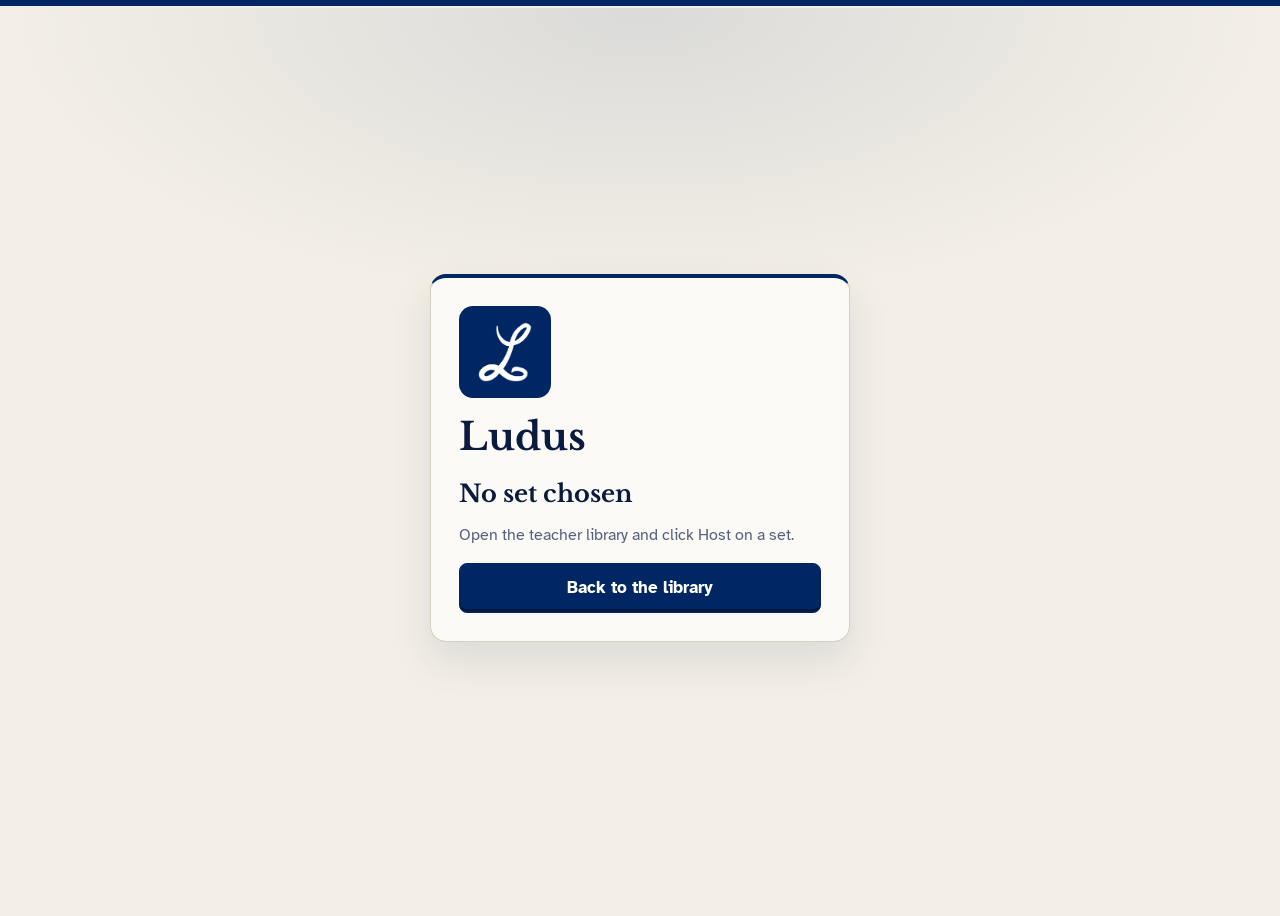
<file: host.html>
<!doctype html>
<html lang="en-GB">
<head>
<meta charset="utf-8">
<meta name="viewport" content="width=device-width, initial-scale=1, viewport-fit=cover">
<title>Ludus · Host</title>
<link rel="stylesheet" href="assets/fonts.css">
<link rel="icon" href="assets/favicon.svg" type="image/svg+xml">
<link rel="icon" href="assets/favicon-32.png" type="image/png" sizes="32x32">
<link rel="apple-touch-icon" href="assets/apple-touch-icon.png">
<link rel="stylesheet" href="assets/style.css">
<script>
window.MathJax = {
  tex: { inlineMath: [['$', '$'], ['\\(', '\\)']], displayMath: [['$$', '$$']] },
  svg: { fontCache: 'global' },
  startup: { typeset: false },
  options: { enableMenu: false }
};
</script>
<script src="assets/vendor/mathjax-tex-svg-3.2.2.js" defer></script>
<script src="assets/vendor/supabase-js-2.117.3.js"></script>
<script src="assets/config.js"></script>
<script src="assets/theme.js"></script>
<script src="assets/runner.js"></script>
<script src="assets/vendor/qrcode-generator-1.4.4.js"></script>
<script src="assets/common.js"></script>
<script src="assets/worksheets.js"></script>
<script src="assets/games.js"></script>
</head>
<body>
<div id="app"><div class="loading">Loading…</div></div>
<script src="assets/host.js"></script>
</body>
</html>
</file>
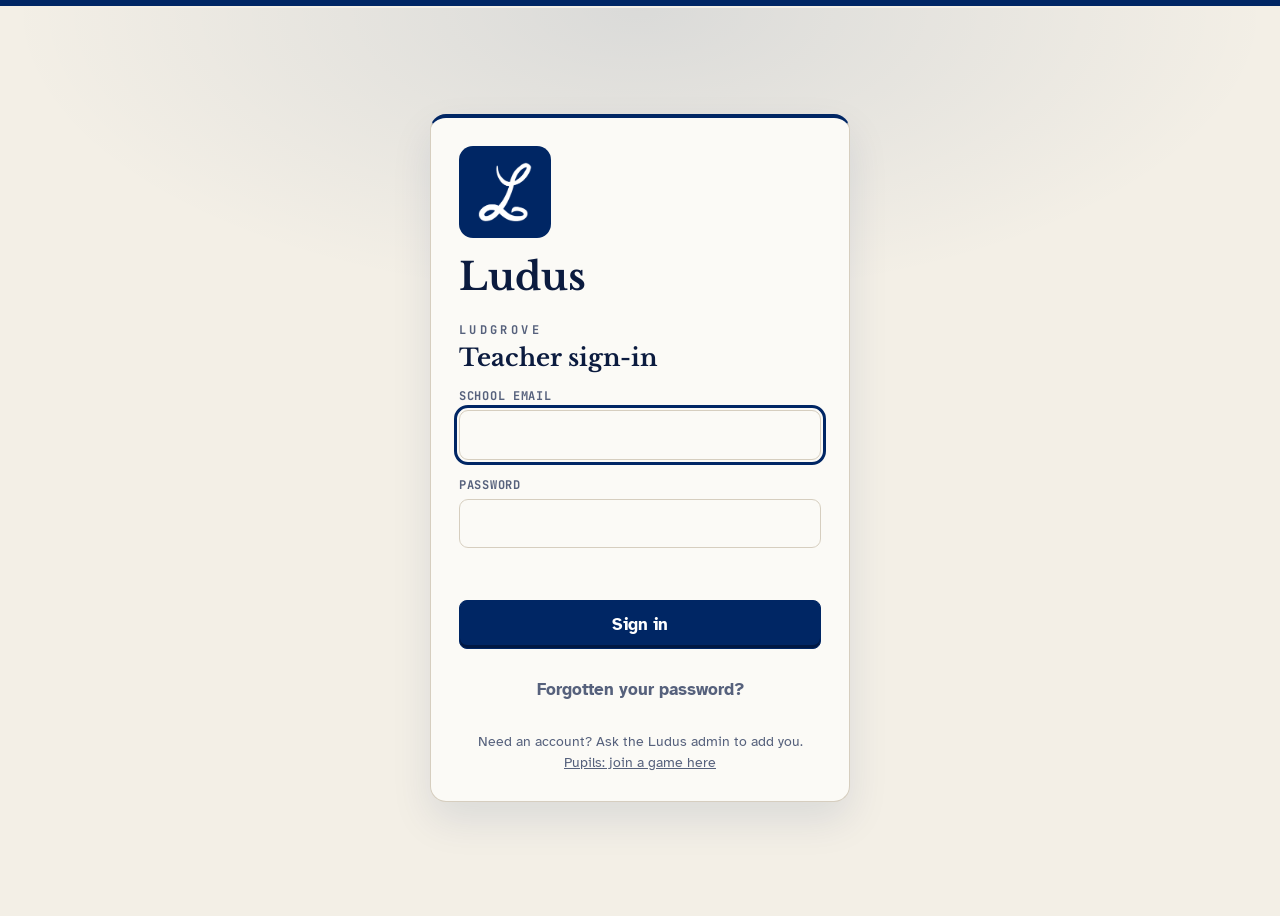
<file: teacher.html>
<!doctype html>
<html lang="en-GB">
<head>
<meta charset="utf-8">
<meta name="viewport" content="width=device-width, initial-scale=1, viewport-fit=cover">
<title>Ludus · Teachers</title>
<link rel="stylesheet" href="assets/fonts.css">
<link rel="icon" href="assets/favicon.svg" type="image/svg+xml">
<link rel="icon" href="assets/favicon-32.png" type="image/png" sizes="32x32">
<link rel="apple-touch-icon" href="assets/apple-touch-icon.png">
<link rel="stylesheet" href="assets/style.css">
<script>
window.MathJax = {
  tex: { inlineMath: [['$', '$'], ['\\(', '\\)']], displayMath: [['$$', '$$']] },
  svg: { fontCache: 'global' },
  startup: { typeset: false },
  options: { enableMenu: false }
};
</script>
<script src="assets/vendor/mathjax-tex-svg-3.2.2.js" defer></script>
<script src="assets/vendor/supabase-js-2.117.3.js"></script>
<script src="assets/config.js"></script>
<script src="assets/theme.js"></script>
<script src="assets/runner.js"></script>
<script src="assets/vendor/qrcode-generator-1.4.4.js"></script>
<script src="assets/common.js"></script>
<script src="assets/worksheets.js"></script>
</head>
<body>
<div id="app"><div class="loading">Loading…</div></div>
<script src="assets/teacher.js"></script>
</body>
</html>
</file>
<file: assets/fonts.css>
/* Fonts served from the site itself (Latin subset), so school networks only need to allow this site. All are SIL Open Font Licence. */
@font-face{font-family:"Bricolage Grotesque";font-style:normal;font-weight:200 800;font-display:swap;src:url(fonts/bricolage-grotesque.woff2) format("woff2-variations"),url(fonts/bricolage-grotesque.woff2) format("woff2")}
@font-face{font-family:"Atkinson Hyperlegible";font-style:normal;font-weight:400;font-display:swap;src:url(fonts/atkinson-hyperlegible-400.woff2) format("woff2")}
@font-face{font-family:"Atkinson Hyperlegible";font-style:normal;font-weight:700;font-display:swap;src:url(fonts/atkinson-hyperlegible-700.woff2) format("woff2")}
@font-face{font-family:"JetBrains Mono";font-style:normal;font-weight:500;font-display:swap;src:url(fonts/jetbrains-mono-500.woff2) format("woff2")}
@font-face{font-family:"JetBrains Mono";font-style:normal;font-weight:700;font-display:swap;src:url(fonts/jetbrains-mono-700.woff2) format("woff2")}
/* Ludgrove home pages */
@font-face{font-family:"Libre Baskerville";font-style:normal;font-weight:400;font-display:swap;src:url(fonts/libre-baskerville-400.woff2) format("woff2")}
@font-face{font-family:"Libre Baskerville";font-style:normal;font-weight:700;font-display:swap;src:url(fonts/libre-baskerville-700.woff2) format("woff2")}
/* Latin theme. The -ext files carry the macron vowels. */
@font-face{font-family:"Cinzel";font-style:normal;font-weight:700;font-display:swap;src:url(fonts/cinzel-700.woff2) format("woff2")}
@font-face{font-family:"Cinzel";font-style:normal;font-weight:900;font-display:swap;src:url(fonts/cinzel-900.woff2) format("woff2")}
@font-face{font-family:"EB Garamond";font-style:normal;font-weight:400;font-display:swap;src:url(fonts/eb-garamond-400.woff2) format("woff2")}
@font-face{font-family:"EB Garamond";font-style:normal;font-weight:700;font-display:swap;src:url(fonts/eb-garamond-700.woff2) format("woff2")}
@font-face{font-family:"EB Garamond";font-style:normal;font-weight:400;font-display:swap;src:url(fonts/eb-garamond-ext-400.woff2) format("woff2");unicode-range:U+0100-02BA,U+02BD-02C5,U+02C7-02CC,U+02CE-02D7,U+02DD-02FF,U+0304,U+0308,U+0329,U+1D00-1DBF,U+1E00-1E9F,U+1EF2-1EFF,U+2020,U+20A0-20AB,U+20AD-20C0,U+2113,U+2C60-2C7F,U+A720-A7FF}
@font-face{font-family:"EB Garamond";font-style:normal;font-weight:700;font-display:swap;src:url(fonts/eb-garamond-ext-700.woff2) format("woff2");unicode-range:U+0100-02BA,U+02BD-02C5,U+02C7-02CC,U+02CE-02D7,U+02DD-02FF,U+0304,U+0308,U+0329,U+1D00-1DBF,U+1E00-1E9F,U+1EF2-1EFF,U+2020,U+20A0-20AB,U+20AD-20C0,U+2113,U+2C60-2C7F,U+A720-A7FF}
/* French theme */
@font-face{font-family:"Playfair Display";font-style:normal;font-weight:700;font-display:swap;src:url(fonts/playfair-display-700.woff2) format("woff2")}
@font-face{font-family:"Playfair Display";font-style:normal;font-weight:900;font-display:swap;src:url(fonts/playfair-display-900.woff2) format("woff2")}
/* Geography: Bitter (SIL Open Font Licence), a sturdy slab like the lettering on a map */
@font-face{font-family:"Bitter";font-style:normal;font-weight:700;font-display:swap;src:url(fonts/bitter-700.woff2) format("woff2");unicode-range:U+0000-00FF,U+0131,U+0152-0153,U+02BB-02BC,U+02C6,U+02DA,U+02DC,U+0304,U+0308,U+0329,U+2000-206F,U+20AC,U+2122,U+2191,U+2193,U+2212,U+2215,U+FEFF,U+FFFD}
@font-face{font-family:"Bitter";font-style:normal;font-weight:700;font-display:swap;src:url(fonts/bitter-ext-700.woff2) format("woff2");unicode-range:U+0100-02BA,U+02BD-02C5,U+02C7-02CC,U+02CE-02D7,U+02DD-02FF,U+0304,U+0308,U+0329,U+1D00-1DBF,U+1E00-1E9F,U+1EF2-1EFF,U+2020,U+20A0-20AB,U+20AD-20C0,U+2113,U+2C60-2C7F,U+A720-A7FF}
@font-face{font-family:"Bitter";font-style:normal;font-weight:800;font-display:swap;src:url(fonts/bitter-800.woff2) format("woff2");unicode-range:U+0000-00FF,U+0131,U+0152-0153,U+02BB-02BC,U+02C6,U+02DA,U+02DC,U+0304,U+0308,U+0329,U+2000-206F,U+20AC,U+2122,U+2191,U+2193,U+2212,U+2215,U+FEFF,U+FFFD}
/* History: Alegreya (SIL Open Font Licence), a calligraphic book face like an old chronicle */
@font-face{font-family:"Alegreya";font-style:normal;font-weight:700;font-display:swap;src:url(fonts/alegreya-700.woff2) format("woff2");unicode-range:U+0000-00FF,U+0131,U+0152-0153,U+02BB-02BC,U+02C6,U+02DA,U+02DC,U+0304,U+0308,U+0329,U+2000-206F,U+20AC,U+2122,U+2191,U+2193,U+2212,U+2215,U+FEFF,U+FFFD}
@font-face{font-family:"Alegreya";font-style:normal;font-weight:700;font-display:swap;src:url(fonts/alegreya-ext-700.woff2) format("woff2");unicode-range:U+0100-02BA,U+02BD-02C5,U+02C7-02CC,U+02CE-02D7,U+02DD-02FF,U+0304,U+0308,U+0329,U+1D00-1DBF,U+1E00-1E9F,U+1EF2-1EFF,U+2020,U+20A0-20AB,U+20AD-20C0,U+2113,U+2C60-2C7F,U+A720-A7FF}
@font-face{font-family:"Alegreya";font-style:normal;font-weight:800;font-display:swap;src:url(fonts/alegreya-800.woff2) format("woff2");unicode-range:U+0000-00FF,U+0131,U+0152-0153,U+02BB-02BC,U+02C6,U+02DA,U+02DC,U+0304,U+0308,U+0329,U+2000-206F,U+20AC,U+2122,U+2191,U+2193,U+2212,U+2215,U+FEFF,U+FFFD}
</file>
<file: assets/style.css>
/* Layout: teacher library (folder rail + set grid) → set editor (stacked question cards with live maths preview) → pupil-view play screen (HUD bar + one big question card) */
:root{
  /* Ludgrove: navy and white, the look of every page until a subject takes over */
  --paper:#f3efe6; --surface:#fbfaf6; --sunk:#e8e2d6; --line:#d6cebf;
  --ink:#0b1b3f; --muted:#56617c;
  --accent:#002664; --accent-deep:#001843; --on-accent:#ffffff;
  --good:#16936b; --good-soft:#d8f3e8; --bad:#c7392b; --bad-soft:#fbe1da;
  --a1:#b5372e; --a2:#1f5fae; --a3:#1f8a5c; --a4:#6d4aa8;
  --display:"Libre Baskerville", Georgia, "Times New Roman", serif;
  --body:"Atkinson Hyperlegible", "Segoe UI", system-ui, sans-serif;
  --mono:"JetBrains Mono", Consolas, "Courier New", monospace;
  --question:var(--display);
  --r:10px; --r-lg:16px; --btn-r:8px;
  --water-top:#e3f3fc; --water-bottom:#b8def3; --wave:#9fd0ec;
  color-scheme:light;
}

/* ---------- Subject themes (switched by data-subject on <html>, see theme.js) ---------- */
/* Latin: marble, Pompeian red and gilt; inscription capitals for headings, Garamond for the Latin itself */
:root[data-subject="latin"]{
  --paper:#efe7d6; --surface:#fbf7ee; --sunk:#e6dcc6; --line:#cdbd9c;
  --ink:#2a1a12; --muted:#6c5a48;
  --accent:#8f1d1d; --accent-deep:#5f0f0f; --on-accent:#fdf3d8;
  --good:#3d7a3a; --good-soft:#dfecd3; --bad:#a3312a; --bad-soft:#f3d9cf;
  --a1:#a3312a; --a2:#2d5a8c; --a3:#4f7a3f; --a4:#6b2a6e;
  --gilt:#b8892b;
  --display:"Cinzel", "Trajan Pro", Georgia, serif;
  --body:"EB Garamond", Georgia, serif;
  --question:"EB Garamond", Georgia, serif;
  --r:3px; --r-lg:4px; --btn-r:2px;
}
/* French: bleu, blanc, rouge on cream; Playfair headings, rounded like a métro sign */
:root[data-subject="french"]{
  --paper:#f6f1e6; --surface:#ffffff; --sunk:#ece6d8; --line:#d9d1bf;
  --ink:#14213d; --muted:#5a6276;
  --accent:#0055a4; --accent-deep:#003a75; --on-accent:#ffffff;
  --good:#1f8a5c; --good-soft:#d9f0e4; --bad:#e1352b; --bad-soft:#fbdcd9;
  --a1:#d6322a; --a2:#0055a4; --a3:#2e8b6e; --a4:#a8660c;
  --display:"Playfair Display", Georgia, serif;
  --body:"Atkinson Hyperlegible", "Segoe UI", system-ui, sans-serif;
  --question:"Playfair Display", Georgia, serif;
  --r:18px; --r-lg:26px; --btn-r:999px;
}
/* Geography: survey-map greens, sea blue and ochre; Bitter slab lettering like a map's place names */
:root[data-subject="geography"]{
  --paper:#e9eee1; --surface:#fbfcf8; --sunk:#dce3d1; --line:#bcc8aa;
  --ink:#14271f; --muted:#53635a;
  --accent:#1f5f4a; --accent-deep:#133d30; --on-accent:#ffffff;
  --good:#2e8a4e; --good-soft:#dcefdc; --bad:#b8452e; --bad-soft:#f6dcd2;
  --a1:#b8452e; --a2:#2f7fb5; --a3:#2e8a4e; --a4:#c98a2b;
  --ochre:#c98a2b; --sea:#2f7fb5;
  --display:"Bitter", Georgia, serif;
  --body:"Atkinson Hyperlegible", "Segoe UI", system-ui, sans-serif;
  --question:"Bitter", Georgia, serif;
  --r:8px; --r-lg:12px; --btn-r:6px;
}
/* History: parchment, sealing-wax plum and gold leaf; Alegreya lettering like an old chronicle */
:root[data-subject="history"]{
  --paper:#efe6d2; --surface:#fbf7ec; --sunk:#e3d8bf; --line:#cdbf9f;
  --ink:#2a1f17; --muted:#6a5b4b;
  --accent:#5b2a4a; --accent-deep:#3d1b31; --on-accent:#ffffff;
  --good:#2e7a4e; --good-soft:#dcefdc; --bad:#a8402c; --bad-soft:#f6dcd2;
  --a1:#a8402c; --a2:#2f5b8c; --a3:#2e7a4e; --a4:#b8892b;
  --gold:#b8892b;
  --display:"Alegreya", Georgia, serif;
  --body:"Atkinson Hyperlegible", "Segoe UI", system-ui, sans-serif;
  --question:"Alegreya", Georgia, serif;
  --r:6px; --r-lg:10px; --btn-r:4px;
}
*{box-sizing:border-box}
html,body{min-height:100%}
body{background:var(--paper);color:var(--ink);font-family:var(--body);font-size:16px;line-height:1.5;padding:0 16px}
.wrap{max-width:1120px;margin:0 auto;padding-block:20px 60px}
h1,h2,h3{font-family:var(--display);line-height:1.1;text-wrap:balance;margin:0}
button,input,select,textarea{font:inherit;color:inherit}
:focus-visible{outline:3px solid var(--accent);outline-offset:2px}
.sr{position:absolute;width:1px;height:1px;overflow:hidden;clip:rect(0 0 0 0)}

/* top bar */
.top{display:flex;align-items:center;gap:14px;flex-wrap:wrap;padding-bottom:18px;border-bottom:1px solid var(--line);margin-bottom:24px}
.mark{font-family:var(--display);font-weight:700;font-size:28px;display:flex}
.mark{align-items:center;gap:.35em;letter-spacing:0}
/* the crest is white, so it sits on a navy tile */
.mark .crest{height:1.5em;width:1.5em;object-fit:contain;display:block;background:#002664;border-radius:.3em;padding:.22em}
.school{font-family:var(--mono);font-size:12px;font-weight:700;letter-spacing:.28em;text-transform:uppercase;color:var(--muted)}
.chip{font-family:var(--mono);font-size:12px;font-weight:700;letter-spacing:.06em;text-transform:uppercase;padding:4px 9px;border-radius:999px;background:var(--sunk);color:var(--muted);border:1px solid var(--line)}
.top .note{margin-left:auto;font-size:13px;color:var(--muted);max-width:42ch}
.saved{font-family:var(--mono);font-size:12px;color:var(--good);opacity:0;transition:opacity .3s}
.saved.on{opacity:1}

/* buttons */
.btn{border:1px solid var(--line);background:var(--surface);border-radius:var(--btn-r);padding:8px 14px;cursor:pointer;font-weight:700;display:inline-flex;align-items:center;gap:6px;white-space:nowrap}
.btn:hover{border-color:var(--muted)}
a.btn{text-decoration:none;color:var(--ink)}
a.btn.primary{color:var(--on-accent)}
.btn.primary{background:var(--accent);border-color:var(--accent);color:var(--on-accent);box-shadow:inset 0 -3px 0 var(--accent-deep)}
.btn.primary:hover{filter:brightness(1.05)}
.btn.ghost{background:transparent;border-color:transparent;color:var(--muted)}
.btn.ghost:hover{color:var(--ink);background:var(--sunk)}
.btn.danger{color:var(--bad)}
.btn.small{padding:5px 10px;font-size:14px}
.btn:disabled{opacity:.45;cursor:not-allowed}

/* library */
.lib{display:grid;grid-template-columns:230px minmax(0,1fr);gap:28px;align-items:start}
@media (max-width:760px){.lib{grid-template-columns:minmax(0,1fr)}}
.rail{display:flex;flex-direction:column;gap:4px;position:sticky;top:calc(env(safe-area-inset-top,0px) + 12px)}
.rail h3{font-size:12px;font-family:var(--mono);letter-spacing:.08em;text-transform:uppercase;color:var(--muted);margin:14px 0 6px 10px;font-weight:700}
.rail h3:first-child{margin-top:0}
.fold{display:flex;justify-content:space-between;align-items:center;gap:8px;text-align:left;border:0;background:transparent;padding:8px 10px;border-radius:9px;cursor:pointer;font-weight:700}
.fold:hover{background:var(--sunk)}
.fold.on{background:var(--surface);box-shadow:0 0 0 1px var(--line)}
.fold .n{font-family:var(--mono);font-size:12px;color:var(--muted);font-variant-numeric:tabular-nums}
.fold .ic{width:10px;height:10px;border-radius:3px;background:var(--accent);flex:none;margin-right:8px}
.fold .lbl{display:flex;align-items:center;min-width:0;overflow:hidden;text-overflow:ellipsis}
.inline-form{display:flex;gap:6px;padding:4px}
.inline-form input{flex:1;min-width:0;padding:6px 9px;border:1px solid var(--line);border-radius:8px;background:var(--surface)}
.main-head{display:flex;align-items:end;justify-content:space-between;gap:12px;flex-wrap:wrap;margin-bottom:18px}
.main-head h1{font-size:clamp(26px,4vw,36px);font-weight:800}
.main-head p{margin:4px 0 0;color:var(--muted)}
.head-acts{display:flex;gap:8px;flex-wrap:wrap}
.grid{display:grid;grid-template-columns:repeat(auto-fill,minmax(250px,1fr));gap:16px}
.card{background:var(--surface);border:1px solid var(--line);border-radius:var(--r);padding:18px;display:flex;flex-direction:column;gap:12px;min-width:0}
.card h2{font-size:20px;font-weight:700;overflow-wrap:anywhere}
.meta{font-size:13px;color:var(--muted);display:flex;gap:10px;flex-wrap:wrap;font-family:var(--mono)}
.stripes{display:flex;gap:3px;height:6px}
.stripes span{flex:1;border-radius:3px}
.card .acts{display:flex;gap:6px;flex-wrap:wrap;margin-top:auto}
.confirm{background:var(--bad-soft);border-radius:10px;padding:10px;display:flex;gap:8px;align-items:center;flex-wrap:wrap;font-size:14px}
.empty{border:2px dashed var(--line);border-radius:var(--r);padding:40px 20px;text-align:center;color:var(--muted)}
.empty h2{color:var(--ink);font-size:22px;margin-bottom:6px}

/* editor */
.ed-top{display:grid;grid-template-columns:minmax(0,1fr) auto;gap:14px;align-items:end;margin-bottom:18px}
@media (max-width:700px){.ed-top{grid-template-columns:minmax(0,1fr)}}
.field label{display:block;font-family:var(--mono);font-size:12px;letter-spacing:.06em;text-transform:uppercase;color:var(--muted);margin-bottom:5px;font-weight:700}
.title-in{width:100%;font-family:var(--display);font-size:clamp(24px,3.5vw,32px);font-weight:800;border:0;border-bottom:2px solid var(--line);background:transparent;padding:4px 0}
.title-in:focus{outline:none;border-color:var(--accent)}
.ed-row{display:flex;gap:12px;flex-wrap:wrap;align-items:end}
select,.in{padding:8px 10px;border:1px solid var(--line);border-radius:9px;background:var(--surface)}
.toolbar{display:flex;gap:8px;flex-wrap:wrap;align-items:center;margin-bottom:16px}
.toolbar .sp{flex:1}
.hint{font-size:14px;color:var(--muted)}
.hint code,.mono{font-family:var(--mono);font-size:.9em;background:var(--sunk);padding:1px 5px;border-radius:5px}
.import{background:var(--surface);border:1px solid var(--line);border-radius:var(--r);padding:18px;margin-bottom:20px;display:flex;flex-direction:column;gap:12px}
.tabs{display:flex;gap:4px;background:var(--sunk);padding:4px;border-radius:10px;width:max-content;max-width:100%}
.tabs button{border:0;background:transparent;padding:6px 12px;border-radius:7px;cursor:pointer;font-weight:700;color:var(--muted)}
.tabs button.on{background:var(--surface);color:var(--ink);box-shadow:0 1px 2px rgba(0,0,0,.08)}
.import textarea{width:100%;min-height:140px;font-family:var(--mono);font-size:13px;padding:10px;border:1px solid var(--line);border-radius:10px;background:var(--paper);resize:vertical;tab-size:16}
.fmt{overflow-x:auto}
.fmt table{border-collapse:collapse;font-size:13px;font-family:var(--mono)}
.fmt td,.fmt th{border:1px solid var(--line);padding:4px 8px;white-space:nowrap}
.fmt th{background:var(--sunk);font-weight:700;text-align:left}
.result{border-radius:10px;padding:12px;background:var(--sunk);display:flex;flex-direction:column;gap:8px;font-size:14px}
.result ul{margin:0;padding-left:20px;color:var(--muted)}
.qs{display:flex;flex-direction:column;gap:14px}
.q{background:var(--surface);border:1px solid var(--line);border-radius:var(--r);display:grid;grid-template-columns:minmax(0,1.15fr) minmax(0,1fr);overflow:hidden}
@media (max-width:820px){.q{grid-template-columns:minmax(0,1fr)}}
.q.warn{border-color:var(--bad)}
.q-edit{padding:16px;display:flex;flex-direction:column;gap:10px;min-width:0}
.q-head{display:flex;align-items:center;gap:8px}
.q-num{font-family:var(--mono);font-weight:700;font-size:13px;background:var(--ink);color:var(--paper);padding:2px 8px;border-radius:6px}
.q-head .sp{flex:1}
.q-warn{font-size:13px;color:var(--bad);font-weight:700}
.q textarea{width:100%;padding:9px 10px;border:1px solid var(--line);border-radius:9px;background:var(--paper);resize:vertical;min-height:52px}
.ans-row{display:grid;grid-template-columns:auto minmax(0,1fr) auto;gap:8px;align-items:center}
.ans-row input[type=text]{width:100%;padding:7px 10px;border:1px solid var(--line);border-radius:9px;background:var(--paper)}
.ans-row.correct input[type=text]{border-color:var(--good);background:var(--good-soft)}
.pick{display:flex;align-items:center;gap:6px;cursor:pointer}
.pick input{accent-color:var(--good);width:17px;height:17px;margin:0}
.tag{font-family:var(--mono);font-weight:700;font-size:13px;width:26px;height:26px;border-radius:7px;display:grid;place-items:center;color:#fff}
.t0{background:var(--a1)}.t1{background:var(--a2)}.t2{background:var(--a3)}.t3{background:var(--a4)}
.q-prev{background:var(--sunk);padding:16px;display:flex;flex-direction:column;gap:10px;border-left:1px solid var(--line);min-width:0}
@media (max-width:820px){.q-prev{border-left:0;border-top:1px solid var(--line)}}
.q-prev .lab{font-family:var(--mono);font-size:11px;letter-spacing:.08em;text-transform:uppercase;color:var(--muted);font-weight:700}
.pv-q{font-size:18px;font-weight:700;overflow-wrap:anywhere}
.pv-ans{display:grid;grid-template-columns:1fr 1fr;gap:6px}
.pv-ans div{border-radius:8px;padding:6px 9px;color:#fff;font-size:14px;font-weight:700;display:flex;justify-content:space-between;gap:6px;overflow-wrap:anywhere;min-width:0}
.pv-ans div.c::after{content:"✓";flex:none}
.add-q{border:2px dashed var(--line);background:transparent;border-radius:var(--r);padding:16px;cursor:pointer;font-weight:700;color:var(--muted)}
.add-q:hover{border-color:var(--accent);color:var(--ink)}
mjx-container{margin:0 !important}
mjx-container[display="true"]{display:inline-block !important}

/* play */
.play{max-width:900px;margin:0 auto}
.hud{display:grid;grid-template-columns:repeat(4,minmax(0,1fr)) auto;gap:10px;align-items:stretch;margin-bottom:18px}
@media (max-width:640px){.hud{grid-template-columns:repeat(2,minmax(0,1fr))}}
.stat{background:var(--surface);border:1px solid var(--line);border-radius:var(--r);padding:8px 12px;min-width:0}
.stat .k{font-family:var(--mono);font-size:11px;letter-spacing:.08em;text-transform:uppercase;color:var(--muted);font-weight:700}
.stat .v{font-family:var(--display);font-weight:800;font-size:24px;font-variant-numeric:tabular-nums;line-height:1.2}
.stat.mult .v{color:var(--accent-deep)}
.flames{display:inline-flex;gap:2px;margin-left:6px;vertical-align:middle}
.flames i{width:7px;height:14px;border-radius:4px 4px 2px 2px;background:var(--line)}
.flames i.on{background:var(--accent)}
.stage{background:var(--surface);border:1px solid var(--line);border-radius:var(--r-lg);padding:clamp(20px,4vw,40px);display:flex;flex-direction:column;gap:22px;min-height:380px}
.stage.center{align-items:center;justify-content:center;text-align:center}
.qlabel{font-family:var(--mono);font-size:13px;letter-spacing:.08em;text-transform:uppercase;color:var(--muted);font-weight:700}
.qtext{font-family:var(--question);font-weight:700;font-size:clamp(24px,4vw,36px);line-height:1.25;overflow-wrap:anywhere}
.answers{display:grid;grid-template-columns:1fr 1fr;gap:12px}
@media (max-width:540px){.answers{grid-template-columns:1fr}}
.ans{border:0;border-radius:var(--r);padding:18px 16px;min-height:86px;color:#fff;font-size:clamp(18px,2.6vw,24px);font-weight:700;cursor:pointer;display:flex;align-items:center;gap:14px;text-align:left;box-shadow:inset 0 -5px 0 rgba(0,0,0,.18);transition:transform .08s, opacity .2s, filter .2s;overflow-wrap:anywhere;min-width:0}
.ans:hover{transform:translateY(-2px)}
.ans:active{transform:translateY(1px)}
.ans .key{font-family:var(--mono);font-size:13px;background:rgba(255,255,255,.22);border-radius:7px;width:28px;height:28px;display:grid;place-items:center;flex:none}
.ans.a0{background:var(--a1)}.ans.a1{background:var(--a2)}.ans.a2{background:var(--a3)}.ans.a3{background:var(--a4)}
.ans[disabled]{cursor:default;transform:none}
.ans.dim{opacity:.28;filter:saturate(.3)}
.ans.right{outline:4px solid var(--good);outline-offset:3px}
.ans.wrong{outline:4px dashed var(--bad);outline-offset:3px}
.verdict{border-radius:14px;padding:14px 18px;display:flex;align-items:center;justify-content:space-between;gap:16px;flex-wrap:wrap}
.verdict.good{background:var(--good-soft)}
.verdict.bad{background:var(--bad-soft)}
.verdict h3{font-size:24px;font-weight:800}
.verdict.good h3{color:var(--good)}
.verdict.bad h3{color:var(--bad)}
.verdict p{margin:2px 0 0;color:var(--muted);font-weight:700}
.go{position:relative;overflow:hidden;font-size:18px;padding:12px 22px}
.go .bar{position:absolute;left:0;bottom:0;height:4px;background:var(--on-accent);opacity:.35;width:100%}
.go.locking .bar{animation:drain 2s linear forwards}
@keyframes drain{from{width:100%}to{width:0}}
.big-go{font-size:22px;padding:16px 30px}
.hero-n{font-family:var(--display);font-weight:800;font-size:clamp(56px,10vw,96px);line-height:1;font-variant-numeric:tabular-nums}
.tiers{display:grid;grid-template-columns:repeat(4,minmax(0,1fr));gap:8px;width:100%;max-width:560px}
@media (max-width:520px){.tiers{grid-template-columns:repeat(2,minmax(0,1fr))}}
.tier{border:1px solid var(--line);border-radius:10px;padding:10px;background:var(--paper)}
.tier b{font-family:var(--display);font-size:22px;display:block;color:var(--accent-deep)}
.tier span{font-size:13px;color:var(--muted)}
.setup{display:flex;flex-direction:column;gap:18px;align-items:center}
.summary{display:grid;grid-template-columns:repeat(4,minmax(0,1fr));gap:10px;width:100%}
@media (max-width:640px){.summary{grid-template-columns:repeat(2,minmax(0,1fr))}}
.tbl-wrap{overflow-x:auto;width:100%}
.tbl{width:100%;border-collapse:collapse;font-size:15px;text-align:left}
.tbl th{font-family:var(--mono);font-size:11px;letter-spacing:.08em;text-transform:uppercase;color:var(--muted);padding:8px;border-bottom:1px solid var(--line)}
.tbl td{padding:9px 8px;border-bottom:1px solid var(--line);vertical-align:top}
.tbl td.num{font-family:var(--mono);font-variant-numeric:tabular-nums;white-space:nowrap}
.meter{height:8px;border-radius:4px;background:var(--sunk);overflow:hidden;min-width:70px}
.meter i{display:block;height:100%;background:var(--good)}
.pop{animation:pop .35s ease-out}
@keyframes pop{0%{transform:scale(.96);opacity:.4}100%{transform:scale(1);opacity:1}}
@media (prefers-reduced-motion: reduce){*{animation:none !important;transition:none !important}}

/* sign-in, landing, toasts */
.gate{min-height:100vh;display:grid;place-items:center;padding-block:40px}
.gate-card{width:100%;max-width:420px;background:var(--surface);border:1px solid var(--line);border-radius:var(--r-lg);padding:28px;display:flex;flex-direction:column;gap:16px}
.gate-card .mark{font-size:38px}
.gate-card p{margin:0;color:var(--muted)}
.gate-card .in{width:100%;padding:11px 12px;font-size:17px}
.gate-card .btn{justify-content:center;padding:11px 14px;font-size:17px}
.err{color:var(--bad);font-weight:700;font-size:14px;min-height:1.4em;margin:0}
.code-in{font-family:var(--mono);font-size:30px !important;letter-spacing:.3em;text-align:center;text-transform:uppercase}
.foot{font-size:14px;color:var(--muted);text-align:center}
.foot a{color:inherit}
.loading{padding:60px 0;text-align:center;color:var(--muted)}
.toast{position:fixed;left:50%;bottom:calc(20px + env(safe-area-inset-bottom,0px));transform:translateX(-50%);background:var(--ink);color:var(--paper);padding:10px 16px;border-radius:10px;font-weight:700;z-index:50;max-width:calc(100% - 32px)}
.toast.bad{background:var(--bad);color:#fff}
.saved.bad{color:var(--bad);opacity:1}
.saved.busy{color:var(--muted);opacity:1}
.who{font-size:14px;color:var(--muted);display:flex;gap:8px;align-items:center;margin-left:auto}
.owner{font-family:var(--mono);font-size:12px;color:var(--muted)}
.ro{background:var(--sunk);border-radius:10px;padding:10px 14px;font-size:14px;display:flex;gap:10px;align-items:center;flex-wrap:wrap;margin-bottom:16px}
.search{width:100%;max-width:280px}

/* live game: host screen */
.wrap.wide{max-width:1400px}
.join-banner{display:flex;gap:clamp(20px,5vw,60px);align-items:end;justify-content:center;flex-wrap:wrap;background:var(--surface);border:1px solid var(--line);border-radius:var(--r-lg);padding:clamp(20px,4vw,36px);text-align:center}
.join-url{font-family:var(--display);font-weight:800;font-size:clamp(22px,3.4vw,40px);overflow-wrap:anywhere}
.join-link{display:flex;gap:8px;align-items:center;justify-content:center;flex-wrap:wrap;margin-top:12px}
.join-link input{font-family:var(--mono);font-size:14px;width:min(340px,100%);padding:6px 10px;border:1px solid var(--line);border-radius:var(--r);background:var(--surface);color:inherit}
.join-code{font-family:var(--mono);font-weight:700;font-size:clamp(56px,10vw,120px);letter-spacing:.12em;line-height:1;color:var(--on-accent);background:var(--accent);border-radius:var(--r);padding:8px 20px;box-shadow:inset 0 -6px 0 var(--accent-deep)}
.names{display:flex;flex-wrap:wrap;gap:10px}
.name-chip{border:1px solid var(--line);background:var(--surface);border-radius:999px;padding:8px 16px;font-weight:700;font-size:18px;cursor:pointer}
.name-chip:hover{border-color:var(--bad);color:var(--bad);text-decoration:line-through}
.host-bar{display:flex;align-items:center;gap:14px;flex-wrap:wrap;padding-bottom:16px;border-bottom:1px solid var(--line);margin-bottom:20px}
.host-bar .sp{flex:1}
.host-bar .stat{min-width:110px}
.host-code{display:flex;flex-direction:column;gap:0}
.host-code b{font-family:var(--mono);font-size:30px;letter-spacing:.1em;line-height:1.1}
.host-grid{display:grid;grid-template-columns:minmax(0,1.5fr) minmax(0,1fr);gap:28px;align-items:start}
@media (max-width:900px){.host-grid{grid-template-columns:minmax(0,1fr)}}
.summary + .side-h{margin-top:20px}
.side-h{font-family:var(--mono);font-size:12px;letter-spacing:.08em;text-transform:uppercase;color:var(--muted);font-weight:700;margin:0 0 10px}
.lb{background:var(--surface);border:1px solid var(--line);border-radius:var(--r);overflow:hidden}
.lb-body{max-height:calc(100vh - 240px);min-height:200px;overflow-y:auto}
.lb-row{display:grid;grid-template-columns:44px minmax(0,1fr) 120px 80px 80px 34px;gap:8px;align-items:center;padding:9px 14px;border-bottom:1px solid var(--line);font-size:19px}
.lb-row:last-child{border-bottom:0}
.lb-head{font-family:var(--mono);font-size:11px;letter-spacing:.08em;text-transform:uppercase;color:var(--muted);font-weight:700;background:var(--sunk);padding-block:8px}
.lb-rank{font-family:var(--display);font-weight:800;color:var(--muted);font-variant-numeric:tabular-nums}
.lb-name{font-weight:700;overflow:hidden;text-overflow:ellipsis;white-space:nowrap}
.lb-num{font-family:var(--mono);font-variant-numeric:tabular-nums;text-align:right;white-space:nowrap;color:var(--muted);font-size:.9em}
.lb-num.key{color:var(--ink);font-weight:700;font-size:1em}
.lb-head .lb-num{font-size:11px}
.lb-row.top1 .lb-rank{color:var(--accent-deep)}
.lb-row.top1{background:color-mix(in srgb, var(--accent) 14%, transparent)}
.lb-x{border:0;background:transparent;color:var(--muted);cursor:pointer;border-radius:6px;opacity:.35}
.lb-row:hover .lb-x{opacity:1}
.lb-x:hover{color:var(--bad);background:var(--bad-soft)}
@media (max-width:560px){.lb-row{grid-template-columns:32px minmax(0,1fr) 70px 56px 56px 26px;font-size:16px;padding-inline:10px}}
.tricky{display:flex;flex-direction:column;gap:10px}
.tricky-row{background:var(--surface);border:1px solid var(--line);border-radius:12px;padding:12px 14px;display:flex;flex-direction:column;gap:6px}
.tricky-q{font-weight:700;overflow-wrap:anywhere}
.tricky-m{display:flex;align-items:center;gap:10px}
.tricky-m .meter{flex:1}
.podium{display:flex;justify-content:center;gap:12px;align-items:flex-end;flex-wrap:wrap}
.podium .pod{flex:1 1 200px;max-width:340px}
.pod{background:var(--surface);border:1px solid var(--line);border-radius:16px;padding:16px;display:flex;flex-direction:column;align-items:center;gap:4px;text-align:center;min-width:0}
.pod1{order:2;padding-block:28px;background:color-mix(in srgb, var(--accent) 22%, var(--surface));border-color:var(--accent)}
.pod2{order:1}.pod3{order:3}
@media (max-width:560px){.pod1,.pod2,.pod3{order:0}}
.pod-rank{font-family:var(--display);font-weight:800;font-size:34px;color:var(--accent-deep)}
.pod-name{font-family:var(--display);font-weight:800;font-size:clamp(20px,2.4vw,30px);overflow-wrap:anywhere}
.pod-score{font-family:var(--mono);color:var(--muted)}

/* live game: pupil page */
.gate-card.center{align-items:center;text-align:center}
.pupil-hud{grid-template-columns:repeat(4,minmax(0,1fr))}
@media (max-width:640px){.pupil-hud{grid-template-columns:repeat(2,minmax(0,1fr))}}
.ans.picked{outline:4px solid var(--ink);outline-offset:3px}
.dots{display:flex;gap:8px;padding:8px}
.dots i{width:12px;height:12px;border-radius:50%;background:var(--accent);animation:bob 1.2s ease-in-out infinite}
.dots i:nth-child(2){animation-delay:.15s}.dots i:nth-child(3){animation-delay:.3s}
@keyframes bob{0%,100%{transform:translateY(0);opacity:.5}50%{transform:translateY(-8px);opacity:1}}


/* ---------- Fishing mode ---------- */
body.water{background:linear-gradient(180deg,var(--water-top),var(--water-bottom)) fixed}
body.water::after{content:"";position:fixed;left:0;right:0;bottom:0;height:110px;background:var(--wave);pointer-events:none;z-index:0;
  -webkit-mask:url("data:image/svg+xml,%3Csvg xmlns='http://www.w3.org/2000/svg' viewBox='0 0 600 110'%3E%3Cpath d='M0 40 Q75 10 150 40 T300 40 T450 40 T600 40 V110 H0Z'/%3E%3C/svg%3E") repeat-x 0 100%/600px 110px;
  mask:url("data:image/svg+xml,%3Csvg xmlns='http://www.w3.org/2000/svg' viewBox='0 0 600 110'%3E%3Cpath d='M0 40 Q75 10 150 40 T300 40 T450 40 T600 40 V110 H0Z'/%3E%3C/svg%3E") repeat-x 0 100%/600px 110px;
  animation:drift 14s linear infinite;opacity:.8}
@keyframes drift{to{-webkit-mask-position:600px 100%;mask-position:600px 100%}}
body.water .wrap{position:relative;z-index:1}
.modes{display:grid;grid-template-columns:repeat(2,minmax(0,1fr));gap:12px;width:100%;max-width:640px}
@media (max-width:560px){.modes{grid-template-columns:minmax(0,1fr)}}
.mode{border:2px solid var(--line);background:var(--paper);border-radius:14px;padding:14px 16px;text-align:left;cursor:pointer;display:flex;flex-direction:column;gap:4px}
.mode b{font-family:var(--display);font-size:20px}
.mode span{font-size:14px;color:var(--muted)}
.mode.on{border-color:var(--accent);background:color-mix(in srgb,var(--accent) 12%,var(--surface));box-shadow:inset 0 -3px 0 var(--accent-deep)}
.mode.fishing.on{border-color:var(--a2);background:color-mix(in srgb,var(--a2) 10%,var(--surface));box-shadow:inset 0 -3px 0 var(--a2)}
.fish-tiers{display:grid;grid-template-columns:repeat(5,minmax(0,1fr));gap:8px;width:100%;max-width:640px}
@media (max-width:560px){.fish-tiers{grid-template-columns:repeat(3,minmax(0,1fr))}}
.fish-tier{border:1px solid var(--line);border-radius:10px;padding:8px;background:var(--paper);display:flex;flex-direction:column;align-items:center;gap:2px}
.fish-tier b{font-family:var(--display);font-size:15px}
.fish-tier span{font-size:12px;color:var(--muted);font-family:var(--mono)}
.fish{display:block;max-width:100%;height:auto}
.frenzy-banner{display:flex;gap:10px;align-items:center;justify-content:center;flex-wrap:wrap;margin-bottom:14px;padding:10px 16px;border-radius:12px;background:var(--a1);color:#fff;font-weight:700;font-size:18px;box-shadow:inset 0 -4px 0 rgba(0,0,0,.18);animation:pulse 1s ease-in-out infinite alternate;font-variant-numeric:tabular-nums}
.frenzy-banner b{font-family:var(--display);font-size:24px;text-transform:uppercase;letter-spacing:.04em}
@keyframes pulse{from{filter:brightness(1)}to{filter:brightness(1.15)}}
.fish-hud{grid-template-columns:repeat(3,minmax(0,1fr))}
@media (max-width:640px){.fish-hud{grid-template-columns:repeat(3,minmax(0,1fr))}.fish-hud .v{font-size:20px}}
.flames.lure i{width:9px;height:9px;border-radius:50%}
.flames.lure i.on{background:var(--a2)}
.big-catch{display:flex;align-items:center;gap:12px;background:var(--surface);border:1px solid var(--line);border-radius:12px;padding:10px 14px;margin-bottom:16px}
.big-catch div{display:flex;flex-direction:column;gap:2px;min-width:0}
.big-catch b{font-family:var(--display);font-size:20px;overflow-wrap:anywhere}
.big-catch .lb-num{text-align:left}
.wide-catch{margin-top:16px}
.cast-stage{min-height:380px}
.cast{position:relative;width:200px;height:220px}
.cast .line{position:absolute;left:50%;top:0;width:2px;height:0;background:var(--ink);opacity:.45;animation:drop .4s ease-out forwards}
.cast .bob{position:absolute;left:calc(50% - 11px);top:128px;width:22px;height:22px;border-radius:50%;background:linear-gradient(var(--a1) 50%,#fff 50%);border:2px solid var(--ink);opacity:0;animation:bobin .15s .38s forwards,bob .32s .55s ease-in-out 3 alternate}
.cast .ripple{position:absolute;left:calc(50% - 40px);top:146px;width:80px;height:18px;border-radius:50%;border:2px solid var(--a2);opacity:0;animation:ripple .6s .45s ease-out forwards}
@keyframes drop{to{height:132px}}
@keyframes bobin{to{opacity:1}}
@keyframes bob{to{transform:translateY(10px)}}
@keyframes ripple{0%{opacity:.8;transform:scale(.4)}100%{opacity:0;transform:scale(1.4)}}
.catch{position:relative;overflow:hidden;gap:10px}
.tier-chip{font-family:var(--mono);font-weight:700;font-size:13px;letter-spacing:.08em;text-transform:uppercase;color:#fff;background:var(--tier);padding:4px 12px;border-radius:999px}
.catch-fish{animation:rise .45s cubic-bezier(.2,1.4,.4,1) both}
@keyframes rise{from{transform:translateY(40px) scale(.7);opacity:0}to{transform:none;opacity:1}}
.catch-name{font-size:clamp(24px,4vw,34px)}
.catch-kg{font-family:var(--display);font-weight:800;font-size:clamp(36px,6vw,54px);color:var(--tier);font-variant-numeric:tabular-nums}
.x2{font-family:var(--mono);font-size:16px;background:var(--a1);color:#fff;border-radius:6px;padding:2px 8px;vertical-align:middle}
.catch.sparkle .catch-fish .fish{filter:drop-shadow(0 0 14px var(--tier))}
.burst{position:absolute;left:50%;top:42%;width:0;height:0;pointer-events:none}
.burst i{position:absolute;width:10px;height:10px;border-radius:50%;background:var(--tier);transform:rotate(var(--a)) translateX(0);animation:burst .8s ease-out forwards;opacity:0}
.burst i:nth-child(even){background:var(--accent)}
@keyframes burst{0%{opacity:1;transform:rotate(var(--a)) translateX(0)}100%{opacity:0;transform:rotate(var(--a)) translateX(170px)}}

/* music controls on the host screen */
.music{display:flex;align-items:center;gap:6px}
.music input[type=range]{width:110px;accent-color:var(--accent-deep)}

/* set view, tags, search */
.acts.minor{margin-top:-4px}
.title-link{all:unset;cursor:pointer}
.title-link:hover{text-decoration:underline;text-decoration-thickness:2px;text-underline-offset:3px}
.title-link:focus-visible{outline:3px solid var(--accent);outline-offset:2px;border-radius:4px}
.tags{display:flex;flex-wrap:wrap;gap:6px}
.tag-chip{border:1px solid var(--line);background:var(--sunk);color:var(--muted);border-radius:999px;padding:2px 10px;font-size:13px;font-weight:700;cursor:pointer}
.tag-chip:hover{color:var(--ink);border-color:var(--muted)}
.main-head .tags{margin-top:8px}
.tog-row{display:inline-flex;align-items:center;gap:8px;font-weight:700;cursor:pointer}
.tog-row input{width:18px;height:18px;accent-color:var(--good)}
.view-list{list-style:none;margin:0;padding:0;display:flex;flex-direction:column;gap:10px}
.view-q{display:grid;grid-template-columns:auto minmax(0,1fr);gap:14px;align-items:start;background:var(--surface);border:1px solid var(--line);border-radius:var(--r);padding:14px 16px}
.view-q.warn{border-color:var(--bad)}
.view-body{display:flex;flex-direction:column;gap:10px;min-width:0}
.view-ans{display:grid;grid-template-columns:repeat(auto-fit,minmax(170px,1fr));gap:6px}
.va{display:flex;align-items:center;gap:8px;border:1px solid var(--line);border-radius:10px;padding:6px 10px;background:var(--paper);min-width:0;overflow-wrap:anywhere}
.va .tag{flex:none;width:22px;height:22px;font-size:12px}
.va.c{border-color:var(--good);background:var(--good-soft);font-weight:700}
.va .tick{margin-left:auto;color:var(--good)}
#set-tags{min-width:200px}

/* host: pause, pupil drawer */
.pause-banner{display:flex;gap:14px;align-items:center;justify-content:center;flex-wrap:wrap;margin-bottom:14px;padding:14px 18px;border-radius:12px;background:var(--ink);color:var(--paper);font-weight:700;font-size:18px}
.pause-banner b{font-family:var(--display);font-size:28px}
button.lb-name{all:unset;font-weight:700;overflow:hidden;text-overflow:ellipsis;white-space:nowrap;cursor:pointer;border-radius:6px}
button.lb-name:hover{text-decoration:underline;text-underline-offset:3px}
button.lb-name:focus-visible{outline:3px solid var(--accent);outline-offset:2px}
.drawer{position:fixed;top:0;right:0;bottom:0;width:min(440px,100%);background:var(--surface);border-left:1px solid var(--line);box-shadow:-12px 0 32px rgba(0,0,0,.12);z-index:40;padding:calc(20px + env(safe-area-inset-top,0px)) 20px calc(20px + env(safe-area-inset-bottom,0px));overflow-y:auto;animation:slideIn .2s ease-out}
@keyframes slideIn{from{transform:translateX(30px);opacity:0}to{transform:none;opacity:1}}
.drawer-head{display:flex;justify-content:space-between;align-items:start;margin-bottom:12px}
.drawer-head h2{font-size:28px;overflow-wrap:anywhere}
.plog{list-style:none;margin:0;padding:0;display:flex;flex-direction:column;gap:8px}
.plog li{display:grid;grid-template-columns:28px minmax(0,1fr);gap:8px;align-items:start;border:1px solid var(--line);border-radius:10px;padding:8px 10px;background:var(--paper)}
.plog .mk{width:24px;height:24px;border-radius:50%;display:grid;place-items:center;font-weight:800;color:#fff}
.plog li.ok .mk{background:var(--good)}
.plog li.no .mk{background:var(--bad)}
.plog li.no{border-color:color-mix(in srgb,var(--bad) 40%,var(--line))}
.plog-q{font-weight:700;overflow-wrap:anywhere}
/* pupil: paused card and end review */
.paused-card{display:flex;flex-direction:column;align-items:center;gap:10px;text-align:center}
.paused-card .bars{display:flex;gap:10px}
.paused-card .bars i{width:18px;height:56px;border-radius:5px;background:var(--ink)}
.review{width:100%;max-width:720px;text-align:left;display:flex;flex-direction:column;gap:8px}
.review li{list-style:none;border:1px solid var(--line);border-radius:12px;padding:10px 14px;background:var(--paper);display:flex;flex-direction:column;gap:4px}
.review .rq{font-weight:700;font-size:18px;overflow-wrap:anywhere}
.review .ra{display:flex;gap:14px;flex-wrap:wrap;font-size:15px}
.review .yours{color:var(--bad)}
.review .right{color:var(--good);font-weight:700}
.review ol{margin:0;padding:0;display:flex;flex-direction:column;gap:8px}

/* account and admin */
.panel-form{background:var(--surface);border:1px solid var(--line);border-radius:var(--r);padding:20px;display:flex;flex-direction:column;gap:12px;max-width:440px}
.panel-form.wide{max-width:none;margin-bottom:20px}
.panel-form h1{font-size:26px}.panel-form h2{font-size:20px}
.panel-form .in{width:100%}
.mono-in{font-family:var(--mono)}
.note-ok{background:var(--good-soft);margin-bottom:16px}
.tbl td .confirm{display:inline-flex;text-align:left}

/* ---------- Home pages (Ludgrove) ---------- */
:root:not([data-subject]) body{background:linear-gradient(180deg,var(--accent) 0,var(--accent) 6px,var(--paper) 6px) no-repeat,var(--paper)}
:root:not([data-subject]) .gate{background:radial-gradient(900px 420px at 50% 0,rgba(0,38,100,.10),transparent 70%)}
:root:not([data-subject]) .gate-card{border-top:4px solid var(--accent);box-shadow:0 18px 40px rgba(0,38,100,.10)}
:root:not([data-subject]) .gate-card .mark{flex-direction:column;align-items:flex-start;gap:10px}
:root:not([data-subject]) .gate-card .mark .crest{height:92px;width:92px;padding:16px;border-radius:14px}
.gate-card .school{margin-bottom:-10px}
.chip.subj,.tag-chip.subj{background:var(--accent);border-color:var(--accent);color:var(--on-accent)}
.tag-chip.subj:hover{color:var(--on-accent);filter:brightness(1.15)}
.tag-chip.subj-latin{background:#8f1d1d;border-color:#8f1d1d}
.tag-chip.subj-french{background:#0055a4;border-color:#0055a4}
.tag-chip.subj-geography{background:#1f5f4a;border-color:#1f5f4a}
.tag-chip.subj-history{background:#5b2a4a;border-color:#5b2a4a}

/* ---------- Takeover (theme.js) ---------- */
/* Morph (like PowerPoint's): the logo, heading, main panel and main button glide and reshape into their new
   places, the page cross-fades, and a wave in the new subject's colours crosses the screen on top */
.vt-morph::view-transition-group(*){animation-duration:1.2s;animation-timing-function:cubic-bezier(.65,0,.35,1)}
.vt-morph::view-transition-old(*),.vt-morph::view-transition-new(*){animation-duration:1s;animation-delay:.1s;height:100%;width:100%;object-fit:fill}
.vt-morph::view-transition-old(root){animation:lx-out .7s .35s cubic-bezier(.4,0,.2,1) both}
.vt-morph::view-transition-new(root){animation:lx-in .7s .35s cubic-bezier(.4,0,.2,1) both}
@keyframes lx-out{to{opacity:0}}
@keyframes lx-in{from{opacity:0}}
.vt-morph::view-transition-group(lx-wave){animation:none;z-index:50}
.vt-morph::view-transition-new(lx-wave){animation:lx-wave 1.25s cubic-bezier(.55,0,.45,1) both}
@keyframes lx-wave{from{transform:translateX(-200vw)}to{transform:translateX(0)}}
/* The wave sits just off the right edge in the page itself, so it is never seen outside the animation */
.lx-wave{position:fixed;top:0;left:100vw;width:100vw;height:100vh;pointer-events:none;view-transition-name:lx-wave;
  background:linear-gradient(100deg,transparent 0 18%,var(--w1) 24% 34%,var(--w2) 34% 46%,var(--w3) 46% 58%,var(--w4) 58% 68%,transparent 76%)}
.lx-wave.to-latin{--w1:#b8892b;--w2:#8f1d1d;--w3:#f3ede1;--w4:#2a1a12}
.lx-wave.to-french{--w1:#0055a4;--w2:#ffffff;--w3:#e1352b;--w4:#14213d}
.lx-wave.to-geography{--w1:#c98a2b;--w2:#1f5f4a;--w3:#e9eee1;--w4:#2f7fb5}
.lx-wave.to-history{--w1:#b8892b;--w2:#5b2a4a;--w3:#efe6d2;--w4:#2a1f17}
.lx-wave.to-home{--w1:#002664;--w2:#ffffff;--w3:#dbe6f6;--w4:#0a3a86}
.takeover-banner,.takeover-veil{position:fixed;inset:0;z-index:300;pointer-events:none;display:grid;place-items:center}
.takeover-banner span{display:inline-block;padding:.5em 1.1em;font-size:clamp(28px,6vw,72px);line-height:1;white-space:nowrap;
  opacity:0;transform:translateY(10px);transition:opacity .38s ease,transform .38s cubic-bezier(.2,.8,.2,1)}
.takeover-banner.is-in span{opacity:1;transform:none}
.takeover-banner.is-out span{opacity:0;transform:translateY(-8px);transition-duration:.4s}
.takeover-banner.to-latin span{font-family:"Cinzel",Georgia,serif;font-weight:700;letter-spacing:.12em;color:#5f0f0f;background:#fbf7ee;
  border:2px solid #b8892b;box-shadow:inset 0 0 0 5px #fbf7ee,inset 0 0 0 6px #b8892b,0 18px 50px rgba(42,26,18,.25)}
.takeover-banner.to-french span{font-family:"Playfair Display",Georgia,serif;font-weight:700;color:#14213d;background:#fff;border-radius:999px;
  box-shadow:inset 0 -6px 0 #e1352b,inset 0 -12px 0 #fff,inset 0 -18px 0 #0055a4,0 18px 50px rgba(20,33,61,.22);padding-bottom:.7em}
.takeover-banner.to-home span{font-family:"Libre Baskerville",Georgia,serif;font-weight:700;letter-spacing:.2em;text-transform:uppercase;font-size:clamp(20px,3.5vw,40px);
  color:#fff;background:#002664;border-radius:10px;box-shadow:0 18px 50px rgba(0,38,100,.3)}
.takeover-veil{opacity:0;transform:scale(.96);transition:opacity .52s cubic-bezier(.4,0,.2,1),transform .9s cubic-bezier(.2,.8,.2,1)}
.takeover-veil.is-in{opacity:1;transform:none}
.takeover-veil:not(.is-in){transition-duration:.62s,.62s}
.takeover-veil.to-latin{background:radial-gradient(circle at 50% 50%,#fbf7ee 0,#efe7d6 55%,#e6dcc6 100%)}
.takeover-veil.to-french{background:radial-gradient(circle at 50% 50%,#ffffff 0,#f6f1e6 60%,#ece6d8 100%)}
.takeover-veil.to-geography{background:radial-gradient(circle at 50% 50%,#fbfcf8 0,#e9eee1 60%,#dce3d1 100%)}
.takeover-veil.to-history{background:radial-gradient(circle at 50% 50%,#fbf7ec 0,#efe6d2 60%,#e3d8bf 100%)}
.takeover-veil.to-home{background:radial-gradient(circle at 50% 50%,#fbfaf6 0,#f3efe6 60%,#e8e2d6 100%)}
.takeover-banner{z-index:301}
@media (prefers-reduced-motion: reduce){.takeover-banner,.takeover-veil{display:none}}
:root[data-subject] .mark .crest,:root[data-subject] .school{display:none}

/* ---------- Latin ---------- */
:root[data-subject="latin"] body{font-size:19px;background:
  repeating-linear-gradient(90deg,var(--gilt) 0 18px,transparent 18px 24px,var(--accent) 24px 42px,transparent 42px 48px) top/100% 8px no-repeat,var(--paper)}
:root[data-subject="latin"] h1,:root[data-subject="latin"] h2,:root[data-subject="latin"] h3,:root[data-subject="latin"] .mark{letter-spacing:.04em}
:root[data-subject="latin"] .stage,:root[data-subject="latin"] .gate-card,:root[data-subject="latin"] .join-banner{border:2px solid var(--gilt);box-shadow:inset 0 0 0 5px var(--surface),inset 0 0 0 6px var(--gilt)}
:root[data-subject="latin"] .qtext{font-weight:700;font-size:clamp(28px,4.6vw,42px)}
:root[data-subject="latin"] .ans{font-size:clamp(21px,3vw,28px);border:1px solid rgba(0,0,0,.25)}
:root[data-subject="latin"] .ans .key{font-family:var(--display);width:auto;min-width:34px;padding:0 6px;border-radius:2px;font-size:14px}
:root[data-subject="latin"] .btn{font-family:var(--display);letter-spacing:.06em;font-size:.82em}
:root[data-subject="latin"] .btn.big-go{font-size:20px}
:root[data-subject="latin"] .stat .v,:root[data-subject="latin"] .hero-n{font-family:var(--display)}
:root[data-subject="latin"] .hint{font-size:17px}
:root[data-subject="latin"] .lb-row.top1{background:color-mix(in srgb,var(--gilt) 26%,transparent)}
:root[data-subject="latin"] .pod1{border-color:var(--gilt);background:color-mix(in srgb,var(--gilt) 24%,var(--surface))}
:root[data-subject="latin"] .flames i.on{background:var(--gilt)}

/* ---------- French ---------- */
:root[data-subject="french"] body{background:linear-gradient(90deg,#0055a4 0 33.33%,#fff 33.33% 66.66%,#e1352b 66.66%) top/100% 8px no-repeat,var(--paper)}
:root[data-subject="french"] .stage,:root[data-subject="french"] .gate-card,:root[data-subject="french"] .join-banner{border:0;box-shadow:0 10px 30px rgba(20,33,61,.10);position:relative;overflow:hidden}
:root[data-subject="french"] .stage::before,:root[data-subject="french"] .gate-card::before,:root[data-subject="french"] .join-banner::before{content:"";position:absolute;left:0;right:0;top:0;height:6px;background:linear-gradient(90deg,#0055a4 0 33.33%,#fff 33.33% 66.66%,#e1352b 66.66%)}
:root[data-subject="french"] h1,:root[data-subject="french"] .mark{font-weight:900}
:root[data-subject="french"] .qtext{font-weight:700}
:root[data-subject="french"] .ans .key{border-radius:50%}
:root[data-subject="french"] .join-code{background:#fff;color:var(--accent);box-shadow:inset 0 0 0 4px var(--accent)}
:root[data-subject="french"] .qlabel,:root[data-subject="french"] .stat .k{color:var(--accent)}

/* ---------- Geography ---------- */
/* A map's scale bar across the top, and faint contour lines over the page */
:root[data-subject="geography"] body{background:
  repeating-linear-gradient(90deg,var(--ink) 0 40px,#fbfcf8 40px 80px) top/100% 7px no-repeat,
  url("data:image/svg+xml,%3Csvg xmlns='http://www.w3.org/2000/svg' width='420' height='300' viewBox='0 0 420 300'%3E%3Cg fill='none' stroke='%231f5f4a' stroke-opacity='.075' stroke-width='1.4'%3E%3Cpath d='M-20 60 C60 20 120 90 210 50 S360 10 440 60'/%3E%3Cpath d='M-20 90 C70 50 130 120 210 82 S350 45 440 92'/%3E%3Cpath d='M-20 120 C80 85 140 150 215 115 S345 80 440 125'/%3E%3Cpath d='M-20 210 C50 180 110 250 200 220 S330 170 440 215'/%3E%3Cpath d='M-20 240 C60 212 120 280 205 252 S335 205 440 248'/%3E%3Cellipse cx='300' cy='175' rx='46' ry='22'/%3E%3Cellipse cx='300' cy='175' rx='24' ry='11'/%3E%3C/g%3E%3C/svg%3E") 0 0/420px 300px,
  var(--paper)}
:root[data-subject="geography"] h1,:root[data-subject="geography"] .mark{font-weight:800}
:root[data-subject="geography"] .stage,:root[data-subject="geography"] .gate-card,:root[data-subject="geography"] .join-banner{border:1.5px solid var(--accent);box-shadow:inset 0 0 0 4px var(--surface),inset 0 0 0 5px color-mix(in srgb,var(--accent) 45%,transparent),0 10px 26px rgba(20,39,31,.08)}
:root[data-subject="geography"] .qtext{font-weight:700}
:root[data-subject="geography"] .ans .key{border-radius:50%;font-family:var(--display);font-weight:800}
:root[data-subject="geography"] .join-code{background:var(--surface);color:var(--accent);box-shadow:inset 0 0 0 3px var(--accent);background-image:linear-gradient(rgba(31,95,74,.08) 1px,transparent 1px),linear-gradient(90deg,rgba(31,95,74,.08) 1px,transparent 1px);background-size:22px 22px}
:root[data-subject="geography"] .qlabel,:root[data-subject="geography"] .stat .k{color:var(--accent)}
:root[data-subject="geography"] .lb-row.top1{background:color-mix(in srgb,var(--ochre) 24%,transparent)}
:root[data-subject="geography"] .pod1{border-color:var(--ochre);background:color-mix(in srgb,var(--ochre) 20%,var(--surface))}
:root[data-subject="geography"] .flames i.on{background:var(--ochre)}

/* ---------- History ---------- */
/* A timeline along the top (gold band with year marks) and parchment over the page */
:root[data-subject="history"] body{background:
  repeating-linear-gradient(90deg,#2a1f17 0 2px,transparent 2px 48px) 0 0/100% 7px no-repeat,
  linear-gradient(#b8892b,#b8892b) 0 0/100% 7px no-repeat,
  radial-gradient(ellipse at 20% 10%,rgba(184,137,43,.10),transparent 55%),
  radial-gradient(ellipse at 85% 80%,rgba(91,42,74,.07),transparent 50%),
  var(--paper)}
:root[data-subject="history"] h1,:root[data-subject="history"] .mark{font-weight:800}
:root[data-subject="history"] .stage,:root[data-subject="history"] .gate-card,:root[data-subject="history"] .join-banner{border:1.5px solid var(--gold);box-shadow:inset 0 0 0 4px var(--surface),inset 0 0 0 5px color-mix(in srgb,var(--accent) 40%,transparent),0 10px 26px rgba(42,31,23,.10)}
:root[data-subject="history"] .qtext{font-weight:700}
:root[data-subject="history"] .ans .key{font-family:var(--display);font-weight:800;border-radius:50% 50% 46% 54%/52% 48% 52% 48%}
:root[data-subject="history"] .join-code{background:var(--accent);color:#fff;box-shadow:inset 0 0 0 3px var(--gold),inset 0 0 0 6px var(--accent),inset 0 0 0 7px var(--gold)}
:root[data-subject="history"] .qlabel,:root[data-subject="history"] .stat .k{color:var(--accent)}
:root[data-subject="history"] .lb-row.top1{background:color-mix(in srgb,var(--gold) 24%,transparent)}
:root[data-subject="history"] .pod1{border-color:var(--gold);background:color-mix(in srgb,var(--gold) 20%,var(--surface))}
:root[data-subject="history"] .flames i.on{background:var(--gold)}

/* QR code on the host's join screen */
.join-qr{background:#fff;padding:10px;border-radius:var(--r);line-height:0;box-shadow:0 0 0 1px var(--line)}
.join-qr svg{width:clamp(130px,16vw,200px);height:auto;display:block}

/* Assignment mode: the pupil's list of sets */
.pick-list{display:flex;flex-direction:column;gap:10px}
.pick-set{all:unset;box-sizing:border-box;cursor:pointer;display:flex;flex-direction:column;gap:4px;padding:14px 16px;border:1px solid var(--line);border-radius:var(--r);background:var(--paper)}
.pick-set:hover,.pick-set:focus-visible{border-color:var(--accent);box-shadow:inset 3px 0 0 var(--accent)}
.pick-title{font-family:var(--display);font-weight:700;font-size:20px}
.pick-meta{font-size:14px;color:var(--muted);display:flex;gap:8px;align-items:center;flex-wrap:wrap}
.verdict.catch-row{justify-content:flex-start}
.verdict.catch-row svg{display:block}
/* The runner strip above the question on pupils' screens (classic mode) */
#runner-strip{position:sticky;top:6px;z-index:30;max-width:900px;height:110px;margin:12px auto 0;border-radius:var(--r);overflow:hidden;box-shadow:0 0 0 1px var(--line)}
#runner-strip[hidden]{display:none}
#runner-strip canvas{display:block;width:100%;height:100%}
#runner-strip + #app .wrap.play{padding-top:12px}
/* The host's race */
.race{max-width:1400px;margin:16px auto 0;border-radius:var(--r);overflow:hidden;box-shadow:0 0 0 1px var(--line)}
.race[hidden]{display:none}
.race canvas{display:block;width:100%}
/* Present mode: the race alone, filling the screen */
body.presenting{overflow:hidden}
body.presenting #app{display:none}
body.presenting .race{position:fixed;inset:0;max-width:none;margin:0;border-radius:0;box-shadow:none;z-index:400;height:100vh}
.present-exit{position:fixed;right:14px;bottom:14px;z-index:401;border:0;border-radius:999px;padding:8px 14px;font:inherit;font-size:13px;font-weight:700;background:rgba(0,0,0,.45);color:#fff;cursor:pointer;opacity:0;transition:opacity .3s}
body.presenting .race:hover .present-exit,.present-exit:focus-visible{opacity:1}

/* Teams */
.team-dot{display:inline-block;width:10px;height:10px;border-radius:50%;background:var(--team);margin-right:7px;vertical-align:middle}
.teams-bar{display:grid;grid-template-columns:repeat(auto-fit,minmax(150px,1fr));gap:10px;margin-bottom:16px}
.team-total{background:var(--surface);border:1px solid var(--line);border-top:5px solid var(--team);border-radius:var(--r);padding:10px 12px;display:flex;flex-direction:column;gap:4px}
.team-head{display:flex;gap:8px;align-items:baseline}.team-head b{font-family:var(--display);font-size:18px;overflow:hidden;text-overflow:ellipsis;white-space:nowrap}
.team-num{font-family:var(--display);font-weight:800;font-size:26px;font-variant-numeric:tabular-nums}
.team-cols{display:grid;grid-template-columns:repeat(auto-fit,minmax(200px,1fr));gap:14px}
.team-col{border:1px solid var(--line);border-top:5px solid var(--team);border-radius:var(--r);padding:12px;background:var(--surface)}
.team-col h3{font-size:20px;margin-bottom:10px}
.team-badge{display:inline-block;margin:0;padding:6px 14px;border-radius:999px;background:color-mix(in srgb,var(--team) 16%,transparent);border:2px solid var(--team);font-weight:700}
.team-strip{margin-bottom:10px;padding:6px 14px;border-radius:var(--r);background:var(--team);color:#fff;font-weight:700;text-align:center}

/* Phones: the question and every answer fit on one screen. The runner strip stays off (runner.js). */
@media (max-width:640px){
  body{padding:0 10px}
  .wrap.play{padding-block:8px 10px}
  .hud.pupil-hud{grid-template-columns:repeat(4,minmax(0,1fr));gap:6px;margin-bottom:10px}
  .hud.pupil-hud.fish-hud{grid-template-columns:repeat(3,minmax(0,1fr))}
  .pupil-hud .stat{padding:5px 7px}
  .pupil-hud .stat .k{font-size:8.5px;letter-spacing:.04em;white-space:nowrap;overflow:hidden;text-overflow:ellipsis}
  .pupil-hud .stat .v{font-size:17px}
  .pupil-hud .flames{display:none}
  .wrap.play .stage{padding:16px 14px;gap:12px;min-height:0}
  .wrap.play .qlabel{font-size:11px}
  .wrap.play .qtext,:root[data-subject] .wrap.play .qtext{font-size:clamp(19px,5.6vw,24px);line-height:1.2}
  .wrap.play .answers{gap:8px}
  .wrap.play .ans,:root[data-subject] .wrap.play .ans{min-height:58px;padding:10px 12px;font-size:17px;gap:10px}
  .wrap.play .ans .key{width:24px;height:24px;font-size:11px}
  .wrap.play .stage > .hint{display:none}
  .team-strip{margin-bottom:6px;padding:4px 10px;font-size:14px}
}
@media (max-width:640px) and (max-height:700px){
  .wrap.play .ans,:root[data-subject] .wrap.play .ans{min-height:44px;padding:8px 10px;font-size:16px}
  .wrap.play .stage{padding:12px}
}

/* Pictures in questions and answers */
.q-img{display:block;max-width:100%;max-height:min(36vh,300px);margin:0 auto;border-radius:var(--r);object-fit:contain;background:#fff;box-shadow:0 0 0 1px var(--line)}
.answers.pics .ans{flex-direction:column;justify-content:center;align-items:center;min-height:130px;position:relative;padding:12px}
.answers.pics .ans .key{position:absolute;left:10px;top:10px}
.ans-img{display:block;max-width:100%;max-height:120px;border-radius:6px;background:#fff;padding:4px;object-fit:contain;margin:0 auto}
.va .ans-img,.ra .ans-img,.hint .ans-img,.tricky-q + * .ans-img,.tbl .ans-img,td .ans-img,li .ans-img{display:inline-block;max-height:34px;padding:2px;vertical-align:middle;margin:0}
.pv-ans .ans-img{max-height:40px;padding:2px}
.q-thumb{height:28px;max-width:56px;object-fit:contain;vertical-align:middle;margin-right:8px;border-radius:3px;background:#fff;box-shadow:0 0 0 1px var(--line)}
.q-thumb.big{display:block;height:auto;max-height:110px;max-width:100%;margin:0 0 6px}
.q-pic{display:flex;align-items:center;gap:10px;flex-wrap:wrap}
.ans-in{display:flex;gap:6px;min-width:0}.ans-in input{flex:1;min-width:0}
.ans-pic{display:flex;align-items:center;gap:10px;min-width:0}.ans-pic .ans-img{max-height:56px;margin:0}
.pic-btn{padding-inline:8px}
@media (max-width:640px){
  .wrap.play .q-img{max-height:24vh}
  .wrap.play .answers.pics{grid-template-columns:1fr 1fr}
  .wrap.play .answers.pics .ans{min-height:96px}
  .wrap.play .answers.pics .ans-img{max-height:78px}
}

/* Guided tour (after the Ludgrove Division Screen) */
.help-btn{width:34px;height:34px;flex:none;border:1px solid var(--line);background:var(--surface);border-radius:50%;color:var(--ink);cursor:pointer;display:inline-grid;place-items:center;padding:0;vertical-align:middle}
.help-btn:hover{border-color:var(--accent)}
.help-btn svg{width:17px;height:17px;stroke:currentColor;fill:none;stroke-width:1.8;stroke-linecap:round;stroke-linejoin:round}
.tour{position:fixed;inset:0;z-index:600;display:none}
.tour.on{display:block}
.tour-spot{position:fixed;border-radius:16px;border:2px solid #c2a463;box-shadow:0 0 0 9999px rgba(5,14,28,.74);transition:top .2s,left .2s,width .2s,height .2s;pointer-events:none}
.tour-spot.hide{display:none}
.tour-card{position:fixed;width:min(360px,86vw);background:#fbfaf7;color:#0b2140;border-radius:16px;padding:18px 20px 16px;box-shadow:0 22px 55px rgba(0,0,0,.45);transition:top .2s,left .2s;font-family:"Atkinson Hyperlegible",system-ui,sans-serif}
.tour-step{font-size:11px;letter-spacing:.18em;text-transform:uppercase;color:#6b7c93;font-weight:700}
.tour-card h4{font-family:"Libre Baskerville",Georgia,serif;font-size:20px;font-weight:700;margin:6px 0 8px;line-height:1.2}
.tour-text{font-size:14.5px;line-height:1.5;color:#33415a;margin:0}
.tour-row{display:flex;gap:8px;margin-top:16px}
.tour-row .btn{padding:8px 14px;font-size:13.5px}
.tour-row [data-tour="end"]{margin-left:auto}
@media (max-width:640px){
  .wrap.play .hud{grid-template-columns:repeat(4,minmax(0,1fr)) !important;gap:6px;margin-bottom:10px}
  .wrap.play .hud.fish-hud{grid-template-columns:repeat(3,minmax(0,1fr)) !important}
  .wrap.play .hud .stat{padding:5px 7px}
  .wrap.play .hud .stat .k{font-size:8.5px;letter-spacing:.04em;white-space:nowrap;overflow:hidden;text-overflow:ellipsis}
  .wrap.play .hud .stat .v{font-size:17px}
  .wrap.play .hud .flames{display:none}
  .wrap.play .hud > [data-a="finish"]{grid-column:1/-1;min-height:0;padding:5px 10px;font-size:13px}
}
.answers.pics .ans > span:last-child{display:flex;justify-content:center;align-items:center;width:100%;min-width:0}
.answers.pics .ans-img{width:min(100%,220px);height:auto;max-height:104px}
@media (max-width:640px){.wrap.play .answers.pics .ans-img{width:min(100%,140px);max-height:72px}.wrap.play .answers.pics .ans{min-height:92px;padding:8px}}

/* Fishing: the rod casting (six frames in one strip, played once in a second) and the drawn catches */
.rod{width:min(100%,420px);aspect-ratio:360/181;background:url(catches/rod-strip.webp) 0 0/600% 100% no-repeat;animation:rodcast .95s steps(6,jump-none) forwards}
@keyframes rodcast{from{background-position:0 0}to{background-position:100% 0}}
@media (prefers-reduced-motion:reduce){.rod{animation:none;background-position:100% 0}}
.catch-art{display:block;object-fit:contain;filter:drop-shadow(0 6px 10px rgba(0,0,0,.18))}
.catch-row .catch-art,.big-catch .catch-art{display:inline-block}

/* Worksheets */
.ws-wrap{display:grid;grid-template-columns:minmax(260px,330px) 1fr;gap:20px;align-items:start;margin-top:12px}
.ws-side{display:flex;flex-direction:column;gap:14px;position:sticky;top:12px}
.ws-kinds{display:grid;grid-template-columns:1fr 1fr;gap:8px}
.ws-kind{display:flex;flex-direction:column;align-items:flex-start;gap:3px;text-align:left;padding:10px 12px;border:1.5px solid var(--line);border-radius:var(--r);background:var(--surface);color:inherit;font:inherit;cursor:pointer}
.ws-kind span:last-child{font-size:12px;color:var(--muted);line-height:1.35}
.ws-kind:hover{border-color:var(--accent)}
.ws-kind.on{border-color:var(--accent);box-shadow:inset 0 0 0 1.5px var(--accent);background:color-mix(in srgb,var(--accent) 7%,var(--surface))}
.ws-ic{font-size:18px;line-height:1;color:var(--accent);font-weight:700}
.ws-notes{font-size:13px;color:var(--muted);border-left:3px solid var(--line);padding-left:10px}.ws-notes p{margin:0 0 6px}
.ws-preview{background:var(--sunk);border-radius:var(--r-lg);padding:16px;min-height:400px}
.ws-preview iframe{display:block;width:100%;max-width:820px;margin:0 auto;min-height:600px;border:0;background:#fff;box-shadow:0 2px 14px rgba(0,0,0,.12);border-radius:4px}
@media (max-width:860px){.ws-wrap{grid-template-columns:1fr}.ws-side{position:static}}

/* Weakness sheets (host results) */
.weak-box{position:fixed;inset:0;z-index:200;background:rgba(10,14,25,.45);display:grid;place-items:start center;overflow:auto;padding:24px 12px}
.weak-panel{background:var(--paper);border-radius:var(--r-lg);box-shadow:0 20px 60px rgba(0,0,0,.3);width:min(980px,100%);padding:18px 20px 22px}
.weak-head{display:flex;gap:10px;align-items:center;flex-wrap:wrap}.weak-head .sp{flex:1}.weak-head h2{font-size:24px}
.weak-opts{display:flex;flex-wrap:wrap;gap:6px 18px;margin:12px 0 4px}

/* Teachers page: messages beside the Add button, and a clear Admin label */
.admin-msg{border-radius:var(--r);padding:10px 12px;margin:2px 0 4px;font-size:14px;border:1.5px solid}
.admin-msg.bad{background:var(--bad-soft);border-color:var(--bad);color:var(--ink)}
.admin-msg.good{background:var(--good-soft);border-color:var(--good)}
.chip.chip-admin{background:var(--accent);color:var(--on-accent);border-color:var(--accent);font-weight:700}

/* ---------- Game styles (games.js) ---------- */
.styles-pick{display:flex;flex-direction:column;align-items:center;gap:8px;width:100%}
.styles{display:grid;grid-template-columns:repeat(auto-fit,minmax(150px,1fr));gap:8px;width:100%;max-width:760px}
.style-tile{display:flex;flex-direction:column;align-items:flex-start;gap:2px;text-align:left;padding:10px 12px;border:1.5px solid var(--line);border-radius:var(--r);background:var(--surface);color:inherit;font:inherit;cursor:pointer}
.style-tile>span:last-child{font-size:12.5px;color:var(--muted);line-height:1.35}
.style-tile:hover{border-color:var(--accent)}
.style-tile.on{border-color:var(--accent);box-shadow:inset 0 0 0 1.5px var(--accent);background:color-mix(in srgb,var(--accent) 7%,var(--surface))}
.st-ic{font-size:20px;line-height:1.1}
.st-quiz::before{content:"📝"}.st-maze::before{content:"👻"}.st-plane::before{content:"✈️"}.st-mole::before{content:"🔨"}
.st-type::before{content:"⌨️"}.st-anagram::before{content:"🔀"}.st-hangman::before{content:"🪢"}.st-find::before{content:"🎯"}.st-pairs::before{content:"🃏"}

.arcade-stage{padding:14px}
.arc{display:flex;flex-direction:column;gap:10px}
.arc-q{text-align:center;min-height:1.6em}
.arc-q .qtext{font-size:clamp(20px,3vw,30px);margin:0}
.arc-q .q-img{max-height:120px}
.arc-field{position:relative;border-radius:var(--r-lg);overflow:hidden;background:var(--sunk);touch-action:none;user-select:none;-webkit-user-select:none}
.arc-field canvas{position:absolute;inset:0;display:block}
.arc-toks{position:absolute;inset:0;pointer-events:none}
.arc-tok{position:absolute;left:0;top:0;pointer-events:auto;display:flex;align-items:center;gap:7px;padding:6px 12px 6px 6px;border-radius:999px;border:2px solid rgba(255,255,255,.7);color:#fff;font:700 clamp(13px,1.7vw,17px)/1.2 var(--body);background:var(--a1);box-shadow:0 3px 10px rgba(0,0,0,.18);max-width:40%;cursor:pointer;transition:opacity .15s,box-shadow .15s;will-change:transform}
.arc-tok.a1{background:var(--a2)}.arc-tok.a2{background:var(--a3)}.arc-tok.a3{background:var(--a4)}
.arc-tok .key{flex:none;width:24px;height:24px;border-radius:50%;background:rgba(255,255,255,.28);display:grid;place-items:center;font-size:12px}
.arc-tok .t{overflow:hidden;text-overflow:ellipsis}
.arc-tok img{max-height:44px;max-width:80px;border-radius:4px;display:block}
.arc-tok.picked{box-shadow:0 0 0 4px var(--ink)}
.arc-tok.right{box-shadow:0 0 0 5px var(--good),0 0 18px var(--good)}
.arc-tok.wrong{filter:grayscale(.6);box-shadow:0 0 0 4px var(--bad)}
.arc-msg{position:absolute;left:50%;top:50%;transform:translate(-50%,-50%) scale(.92);opacity:0;pointer-events:none;background:var(--surface);color:var(--ink);padding:14px 22px;border-radius:var(--r-lg);box-shadow:0 10px 30px rgba(0,0,0,.25);display:flex;flex-direction:column;align-items:center;gap:4px;text-align:center;transition:opacity .15s,transform .15s;max-width:80%;border-top:6px solid var(--line)}
.arc-msg b{font-family:var(--display);font-size:clamp(20px,3vw,28px)}
.arc-msg img{max-height:50px}
.arc-msg.show{opacity:1;transform:translate(-50%,-50%) scale(1)}
.arc-msg.good{border-top-color:var(--good)}.arc-msg.bad{border-top-color:var(--bad)}
.arc-ctrl{display:flex;justify-content:center}
.dpad{display:grid;grid-template-columns:repeat(3,54px);grid-template-rows:repeat(2,46px);gap:6px}
.dpad button,.updown button{border:1.5px solid var(--line);background:var(--surface);color:var(--ink);border-radius:var(--r);font-size:18px;cursor:pointer;touch-action:none}
.dpad button:nth-child(1){grid-column:2;grid-row:1}.dpad button:nth-child(2){grid-column:1;grid-row:2}.dpad button:nth-child(3){grid-column:3;grid-row:2}.dpad button:nth-child(4){grid-column:2;grid-row:2}
.updown{display:flex;gap:10px}.updown button{padding:10px 22px;font-weight:700;font-size:15px}
.arc-help{margin:0;text-align:center;font-size:13px}
@media (hover:hover) and (pointer:fine){.dpad{display:none}.updown{opacity:.75}}
@media (max-width:640px){.arcade-stage{padding:8px}.arc-tok{max-width:46%;font-size:13px}}

/* Word games: Type the answer, Anagram, Hangman */
.word-area{position:relative;min-height:260px;display:flex;align-items:center;justify-content:center;padding:18px 8px;border-radius:var(--r-lg);background:var(--sunk)}
.word-play{display:flex;flex-direction:column;align-items:center;gap:16px;width:100%}
.word-play.sent{opacity:.55;pointer-events:none}
.type-form{display:flex;gap:10px;width:min(560px,100%)}
.word-in{flex:1;font-size:22px;padding:12px 14px;text-align:center}
.ana-slots{display:flex;flex-wrap:wrap;gap:18px;justify-content:center}
.ana-word{display:flex;gap:5px}
.ana-slot,.ana-tile{width:46px;height:52px;border-radius:8px;font:700 24px/1 var(--display);display:grid;place-items:center;cursor:pointer;text-transform:lowercase}
.ana-slot{border:2px dashed var(--line);background:var(--surface);color:var(--ink)}
.ana-slot.full{border-style:solid;border-color:var(--accent)}
.ana-tiles{display:flex;flex-wrap:wrap;gap:7px;justify-content:center;max-width:640px}
.ana-tile{border:0;background:var(--accent);color:var(--on-accent,#fff);box-shadow:0 3px 0 rgba(0,0,0,.25)}
.ana-tile:disabled{opacity:.2;cursor:default;box-shadow:none}
.hang-top{display:flex;gap:22px;align-items:center;flex-wrap:wrap;justify-content:center}
.hang-pic{width:120px;height:136px;stroke:var(--ink);stroke-width:4;stroke-linecap:round;fill:none}
.hang-shape{display:flex;flex-wrap:wrap;gap:6px;justify-content:center;max-width:560px}
.hang-c{min-width:30px;padding:0 2px;height:40px;border-bottom:3px solid var(--ink);font:700 28px/40px var(--display);text-align:center}
.hang-gap{width:18px}
.hang-keys{display:flex;flex-direction:column;gap:6px;align-items:center}
.hang-keys>div{display:flex;gap:5px}
.hang-key{width:38px;height:42px;border-radius:6px;border:1.5px solid var(--line);background:var(--surface);color:var(--ink);font:700 18px var(--body);cursor:pointer}
.hang-key.hit{background:var(--good-soft);border-color:var(--good)}
.hang-key.miss{background:var(--bad-soft);border-color:var(--bad);text-decoration:line-through}
.hang-key:disabled{cursor:default}
.arc-msg b.plain{font-family:var(--body);font-size:inherit}
@media (max-width:560px){.hang-key{width:29px;height:38px;font-size:15px}.ana-slot,.ana-tile{width:36px;height:44px;font-size:20px}}

/* The hidden button for plain mode: there, but not noticeable */
.hush{background:none;border:0;padding:0 2px;margin-left:2px;font:inherit;font-size:11px;color:var(--ink);opacity:.06;cursor:default}
.hush:hover{opacity:.18}
.unlock-panel{max-width:340px;display:flex;flex-direction:column;gap:10px}

/* Matching games: Find the match, Matching pairs */
.match-play{width:100%;display:flex;justify-content:center}
.find-grid{display:grid;grid-template-columns:repeat(3,minmax(0,1fr));gap:10px;width:min(760px,100%)}
.find-ans{min-height:78px;border:0;border-radius:var(--r-lg);color:#fff;font:700 clamp(15px,2vw,20px)/1.25 var(--body);padding:10px;cursor:pointer;background:var(--a1);box-shadow:0 4px 0 rgba(0,0,0,.2);transition:transform .12s,opacity .3s}
.find-ans.a1{background:var(--a2)}.find-ans.a2{background:var(--a3)}.find-ans.a3{background:var(--a4)}
.find-ans:hover{transform:translateY(-2px)}
.find-ans.picked{box-shadow:0 0 0 4px var(--ink)}
.find-ans.gone{opacity:0;pointer-events:none}
.find-ans img{max-height:60px;max-width:100%}
.pair-grid{display:grid;grid-template-columns:repeat(4,minmax(0,1fr));gap:10px;width:min(820px,100%)}
.pair-card{position:relative;min-height:96px;border:0;border-radius:var(--r-lg);padding:0;cursor:pointer;background:none;perspective:600px}
.pair-card .pc-back,.pair-card .pc-face{position:absolute;inset:0;border-radius:inherit;display:grid;place-items:center;padding:8px;backface-visibility:hidden;transition:transform .35s}
.pair-card .pc-back{background:var(--accent) repeating-linear-gradient(45deg,rgba(255,255,255,.08) 0 8px,transparent 8px 16px);box-shadow:0 4px 0 rgba(0,0,0,.2)}
.pair-card .pc-face{background:var(--surface);border:2px solid var(--line);transform:rotateY(180deg);font:700 clamp(13px,1.8vw,18px)/1.25 var(--body);color:var(--ink)}
.pair-card.q .pc-face{font-family:var(--question,var(--display))}
.pair-card.q .pc-face .qtext{font-size:inherit;margin:0}
.pair-card.up .pc-back{transform:rotateY(180deg)}.pair-card.up .pc-face{transform:rotateY(0)}
.pair-card.done .pc-face{border-color:var(--good);background:var(--good-soft)}
.pair-card .pc-face img{max-height:60px;max-width:100%}
@media (max-width:640px){.find-grid{grid-template-columns:repeat(2,minmax(0,1fr))}.pair-grid{grid-template-columns:repeat(3,minmax(0,1fr))}}

/* Class-paced games: Gameshow quiz and Win or lose */
.cls-board{display:flex;flex-direction:column;gap:14px;margin-top:10px}
.cls-top{display:flex;align-items:center;gap:14px;flex-wrap:wrap}.cls-top .qlabel{flex:1}
.cls-count{font-size:16px}.cls-count b{font-size:22px}
.cls-bonus{color:var(--gold,#b8892b);text-transform:none;letter-spacing:0}
.cls-timer{position:relative;height:14px;border-radius:7px;background:var(--sunk);overflow:visible}
.cls-bar{height:100%;border-radius:7px;background:var(--accent);transition:width .25s linear}
.cls-timer b{position:absolute;right:0;top:-34px;font:800 28px var(--display)}
.cls-q{text-align:center}.cls-q .qtext{font-size:clamp(28px,4vw,52px)}
.cls-ans .ans{position:relative;cursor:default}
.cls-tally{position:absolute;left:0;right:0;bottom:0;height:8px;display:block}.cls-tally i{display:block;height:100%;width:var(--w);background:rgba(255,255,255,.75);border-radius:0 4px 4px 0}
.cls-tally b{position:absolute;right:10px;bottom:10px;font-size:22px}
.cls-leaders ol{margin:0;padding-left:22px;columns:2;font-size:18px}.cls-leaders li{display:flex;justify-content:space-between;gap:10px;max-width:360px}
.bets{display:flex;gap:12px;justify-content:center;flex-wrap:wrap}.bets .bet{min-width:120px;font-size:26px;display:flex;gap:10px;align-items:center;justify-content:center}
.bets .key{font-size:13px;opacity:.7}
.lifelines{display:flex;gap:8px;justify-content:center}
.ans.gone{visibility:hidden}
.cls-hud{grid-template-columns:repeat(3,minmax(0,1fr))}

/* Spin the wheel and Open the box */
.tools-stage{margin-top:12px;display:flex;flex-direction:column;gap:16px}
.tools-stage:fullscreen{background:var(--paper);padding:30px;overflow:auto}
.wheel-wrap{position:relative;width:min(560px,90vw);aspect-ratio:1;margin:0 auto}
.wheel-wrap canvas{width:100%;height:100%;display:block}
.wheel-pin{position:absolute;left:50%;top:-6px;transform:translateX(-50%);width:0;height:0;border-left:16px solid transparent;border-right:16px solid transparent;border-top:30px solid var(--ink);z-index:1;filter:drop-shadow(0 2px 2px rgba(0,0,0,.3))}
.boxes{display:grid;grid-template-columns:repeat(auto-fill,minmax(96px,1fr));gap:12px}
.box{aspect-ratio:1;border:0;border-radius:var(--r-lg);background:var(--accent);color:var(--on-accent,#fff);font:800 clamp(26px,4vw,40px) var(--display);cursor:pointer;box-shadow:0 5px 0 rgba(0,0,0,.25);transition:transform .12s}
.box:hover{transform:translateY(-3px)}
.box.opened{background:var(--sunk);color:var(--muted);box-shadow:none}
.tool-card{display:flex;flex-direction:column;gap:18px;align-items:center;text-align:center;padding:30px 10px}
.tool-q .qtext{font-size:clamp(30px,5vw,60px)}
.tool-a{display:flex;flex-direction:column;gap:6px;font-size:clamp(24px,3.6vw,42px);font-weight:700;color:var(--good)}

/* Class quiz (no devices) */
:root:fullscreen .wrap > header.top, :root:fullscreen .wrap > .toolbar{display:none}
:root:fullscreen body{overflow:auto}
.cq-setup,.cq-over{display:flex;flex-direction:column;gap:18px;align-items:center;text-align:center;padding:10px 0}
.cq-ans .ans{cursor:pointer}
.cq-ans .ans.picked{outline:5px solid var(--ink);outline-offset:4px;transform:scale(1.02)}
.cq-ans .ans.unpicked{opacity:.55}
.cq-score{font-size:18px}.cq-score b{font:800 28px var(--display)}
.cq-streak{margin-left:8px;font-weight:700}
.cq-boards{text-align:center;font:800 clamp(30px,5vw,54px) var(--display);color:var(--accent)}
.cq-verdict{text-align:center;font:800 clamp(26px,4vw,44px) var(--display)}
.cq-verdict.good{color:var(--good)}.cq-verdict.bad{color:var(--bad);font-size:clamp(22px,3vw,34px)}
.cq-final{font:800 clamp(60px,10vw,120px) var(--display);line-height:1}
.cq-sum{font-size:20px;margin:0}
.cq-over .review{text-align:left;width:min(760px,100%)}
.cq-board .cls-timer b{right:auto;left:50%;transform:translateX(-50%)}
</file>
